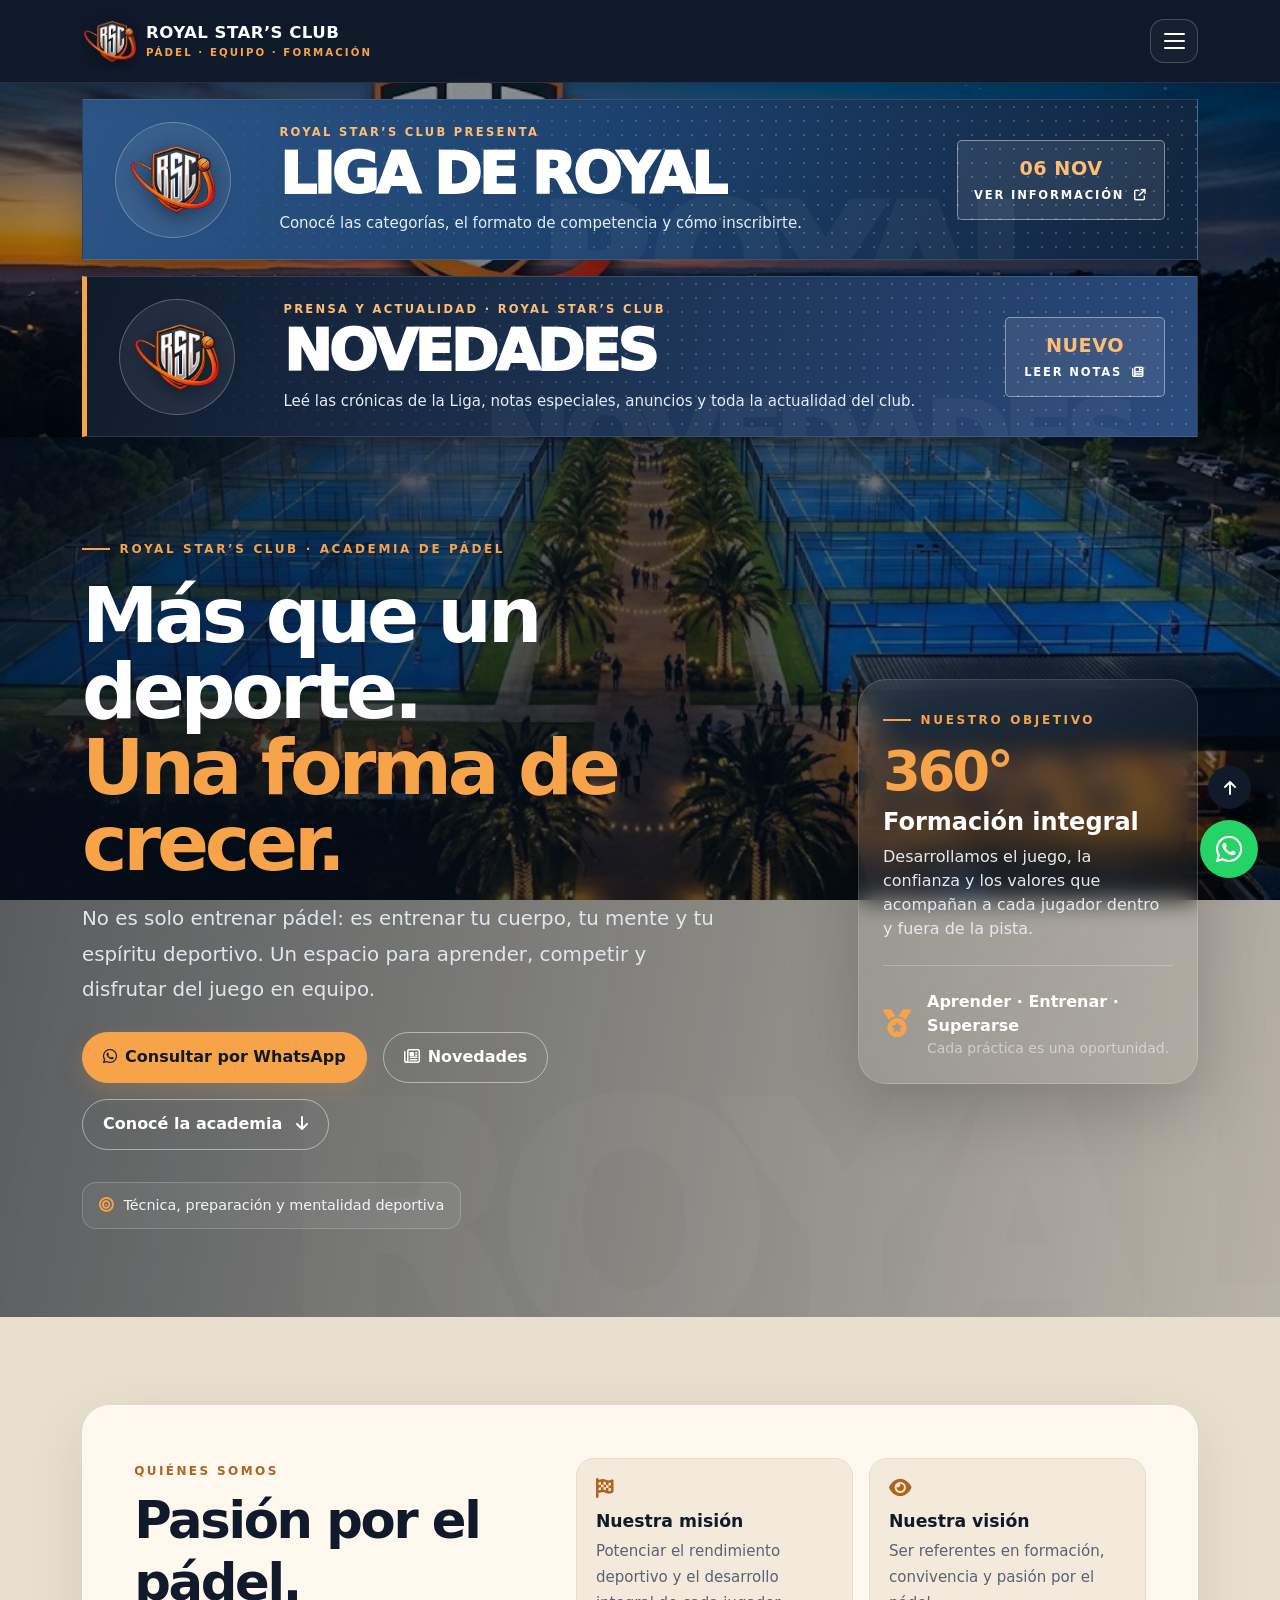
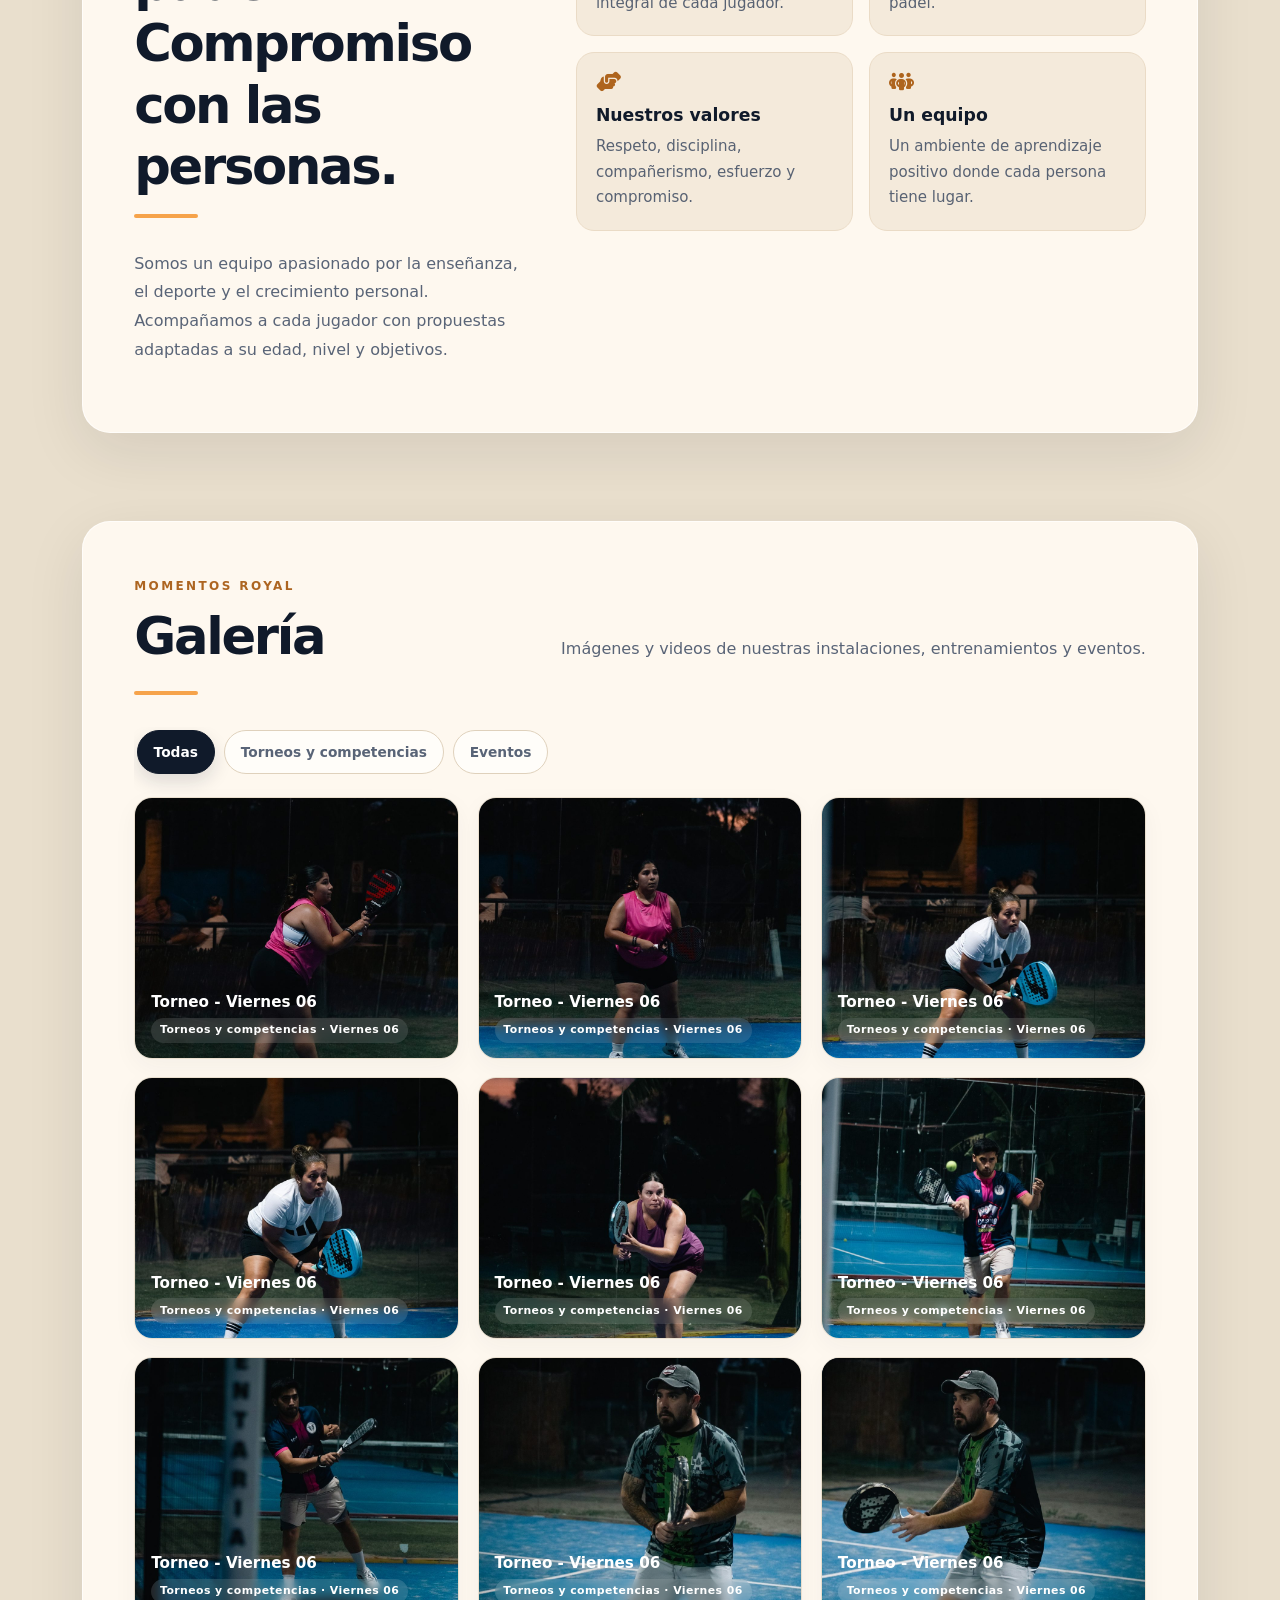
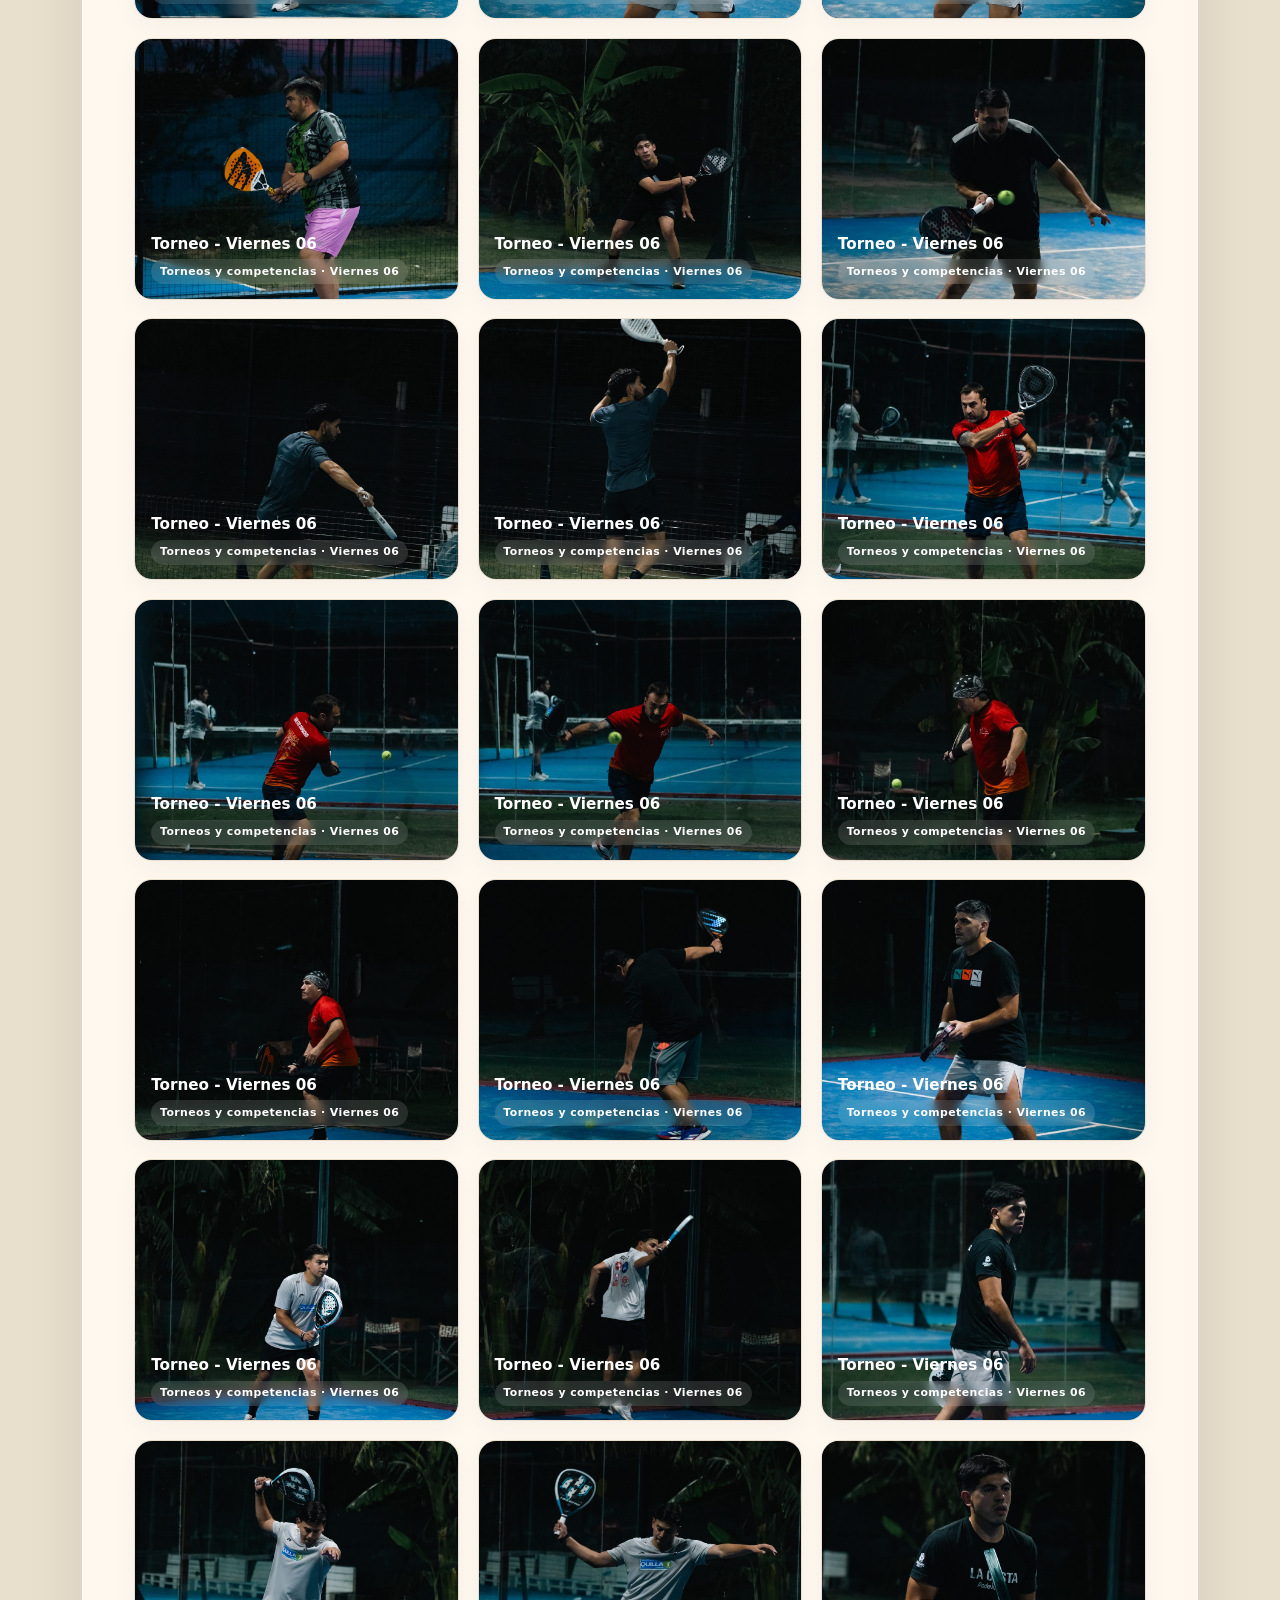
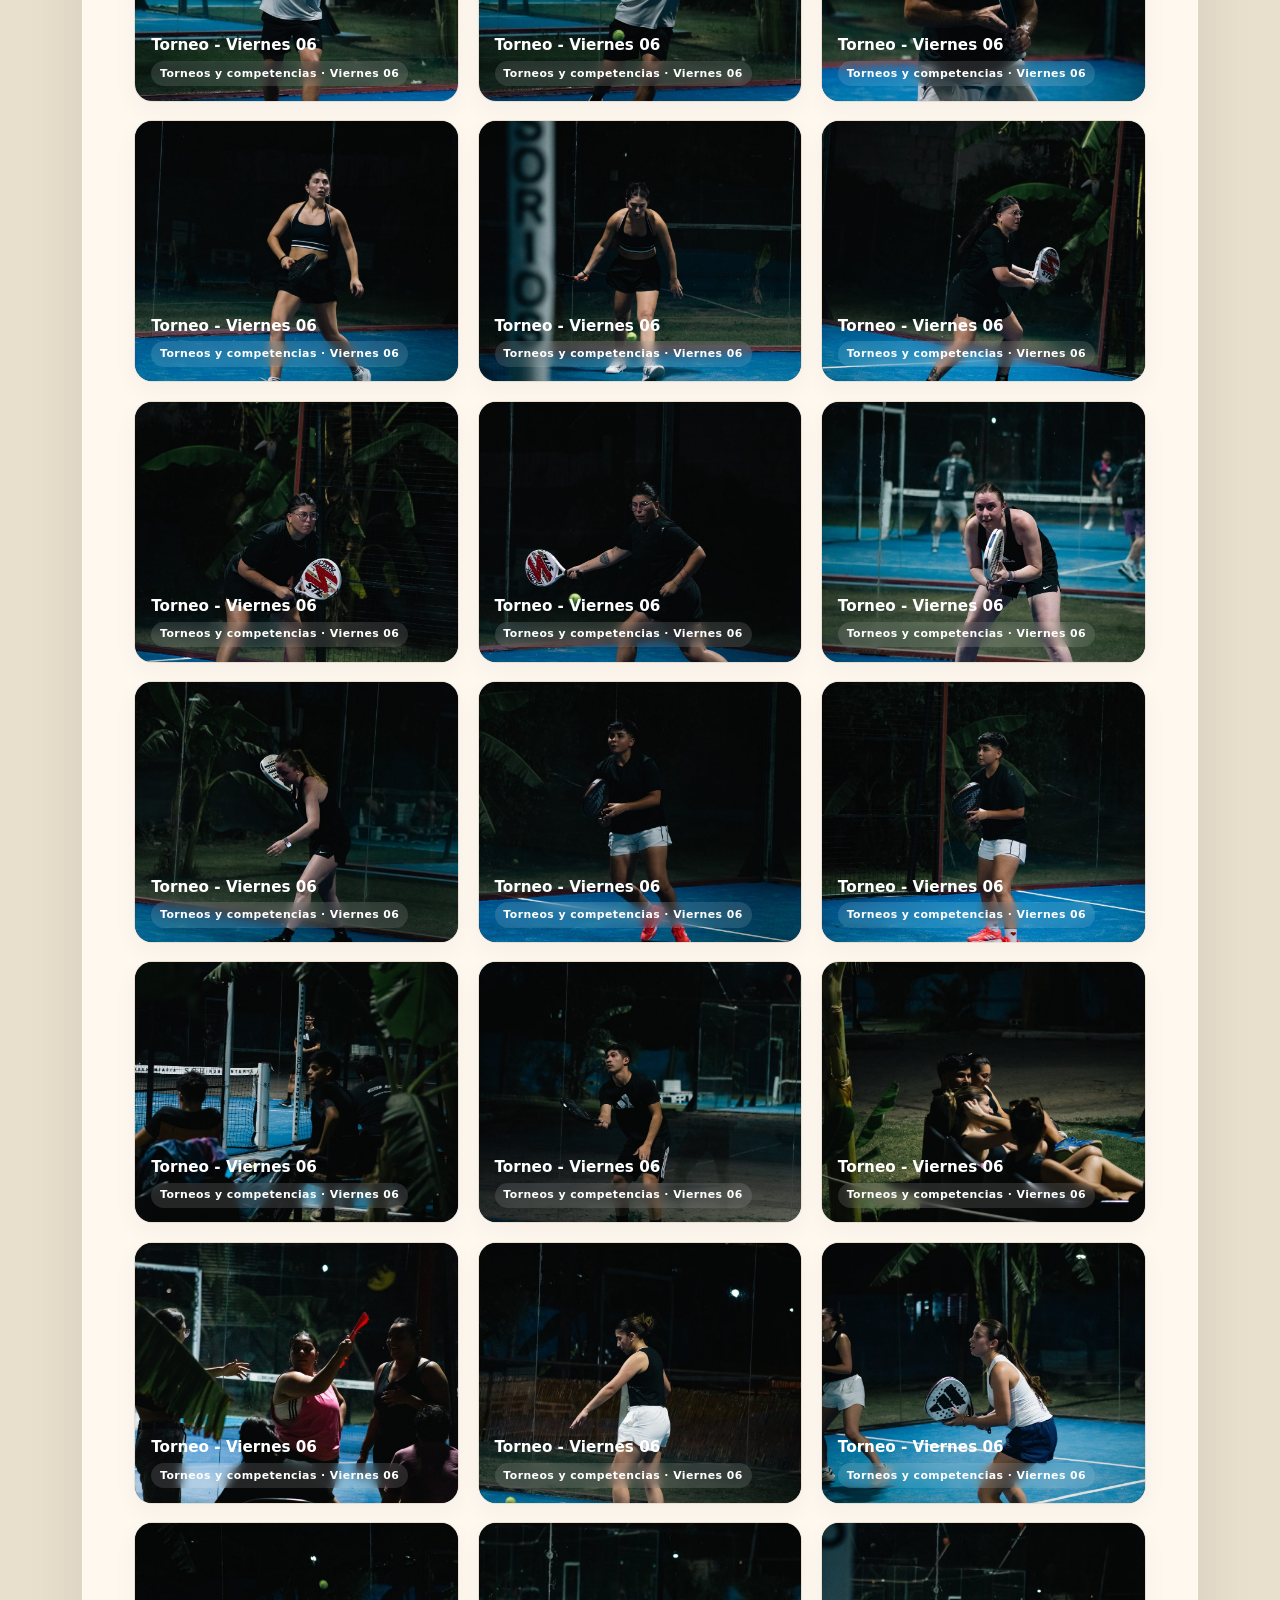
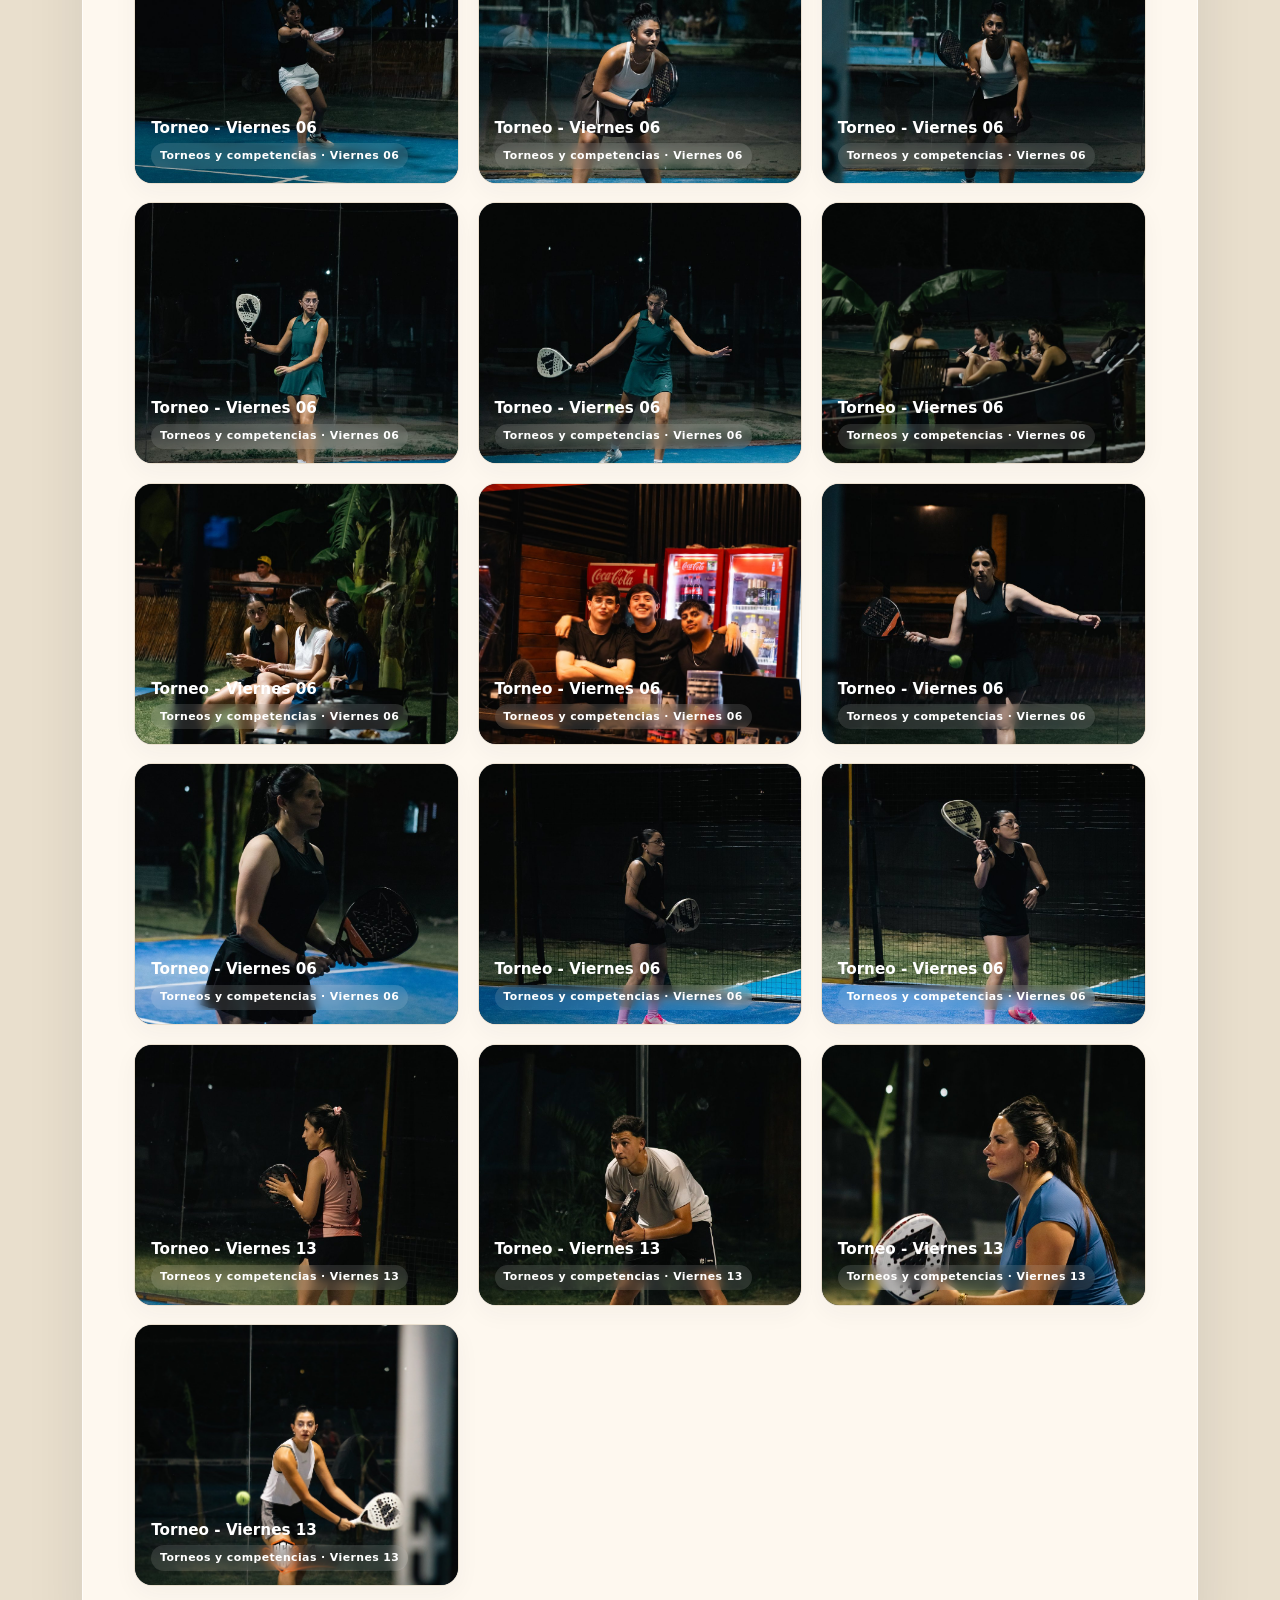
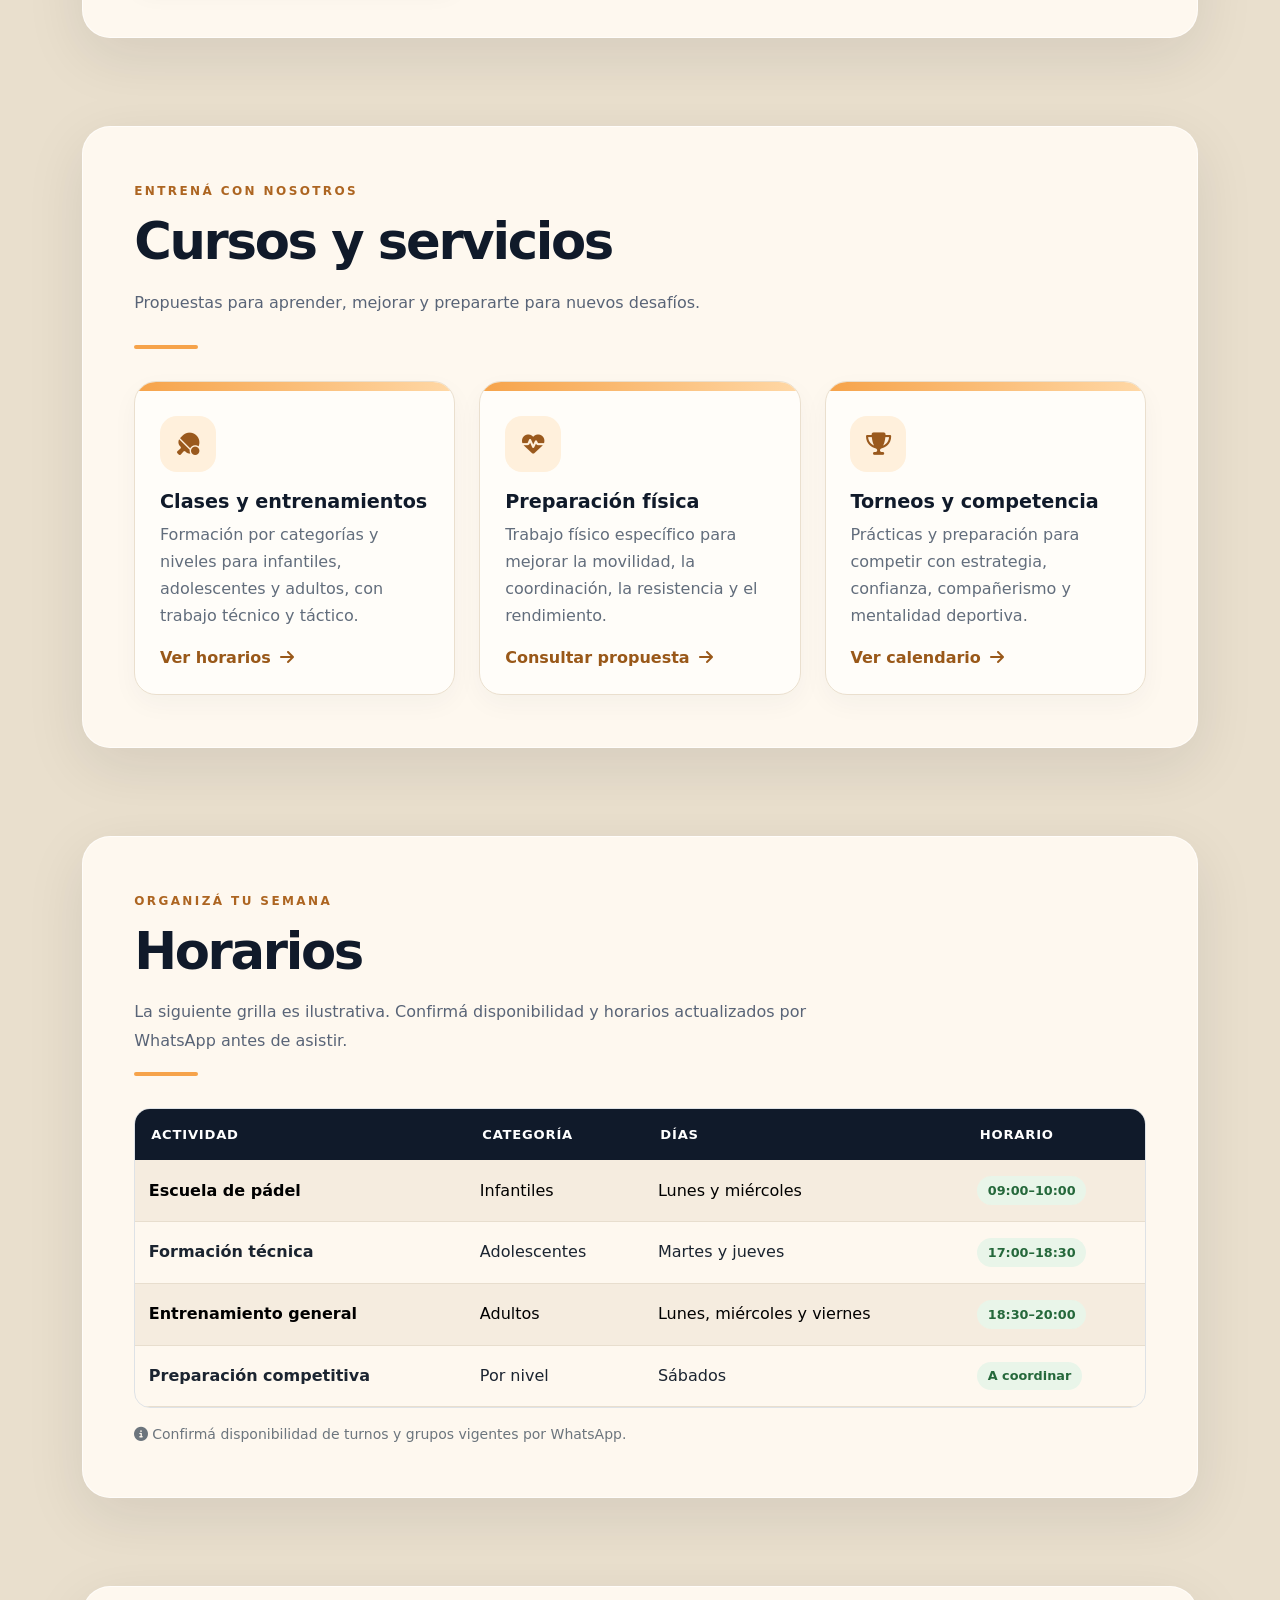
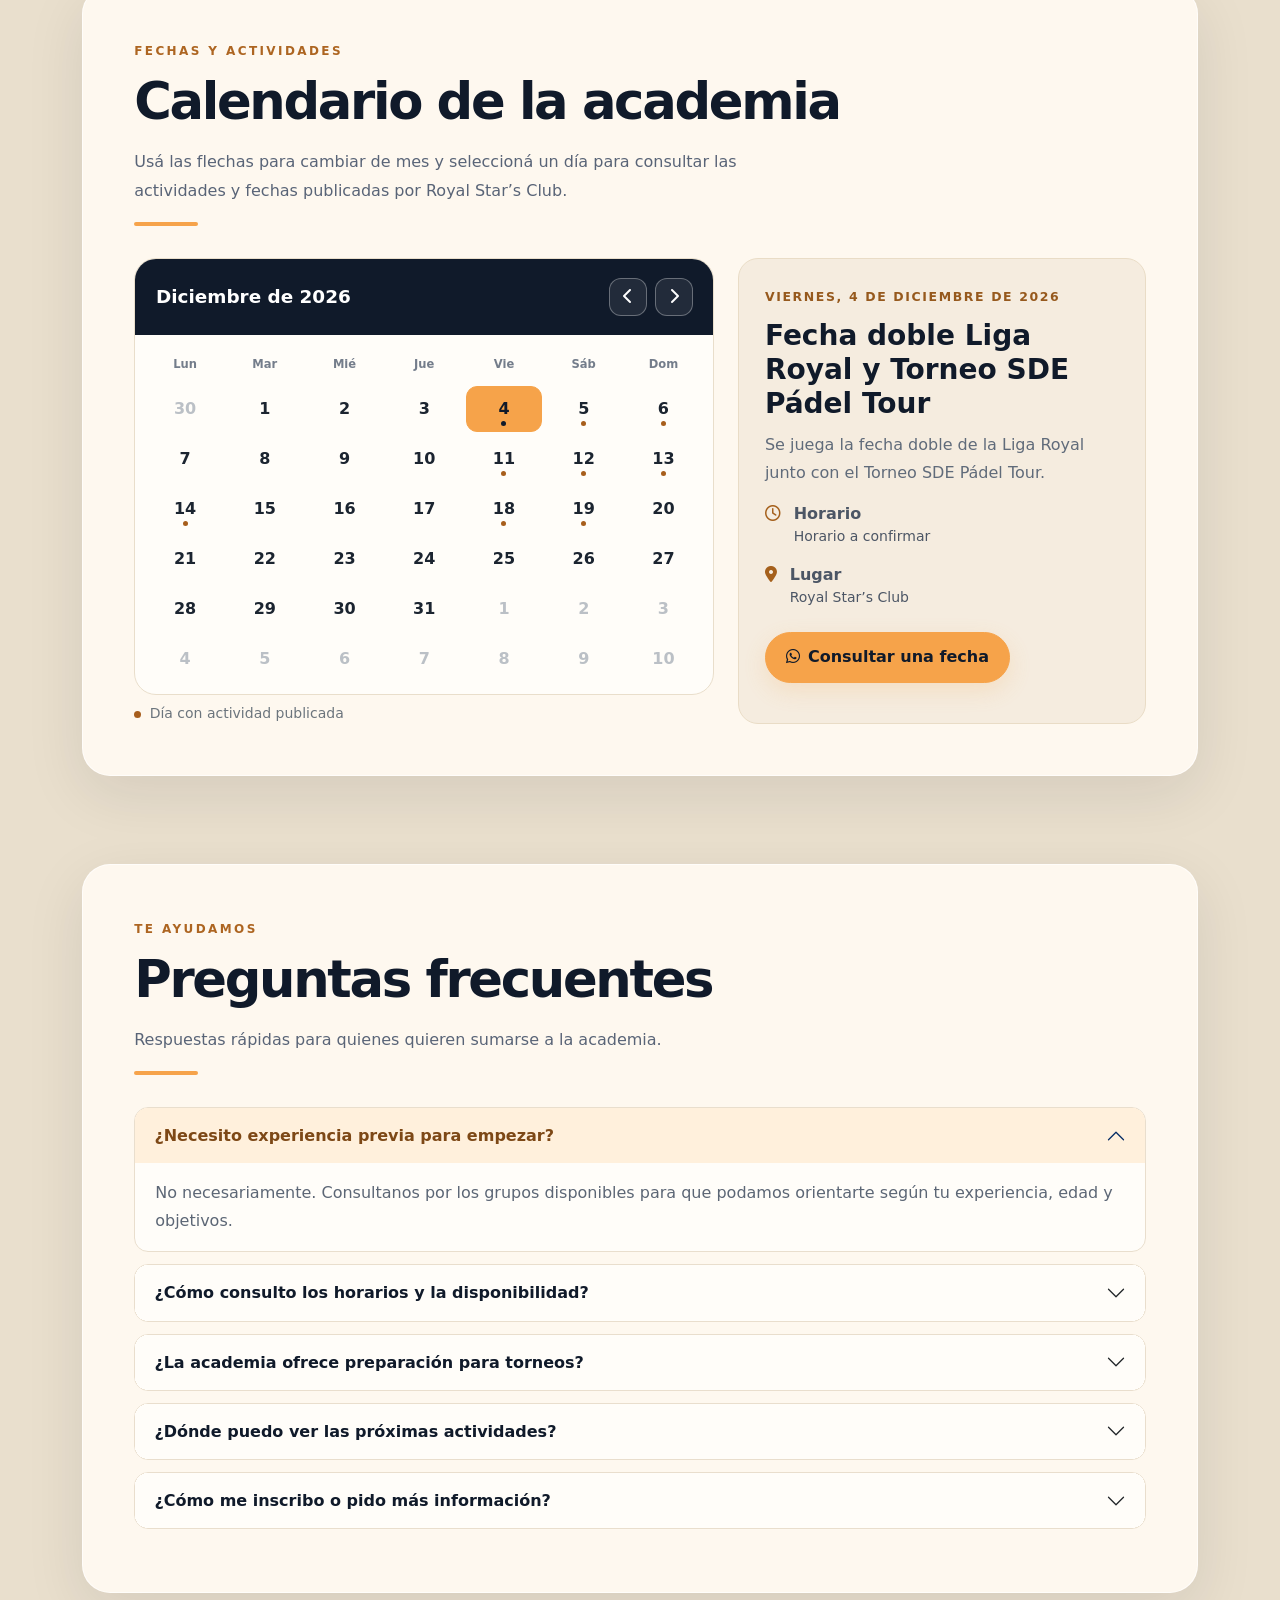
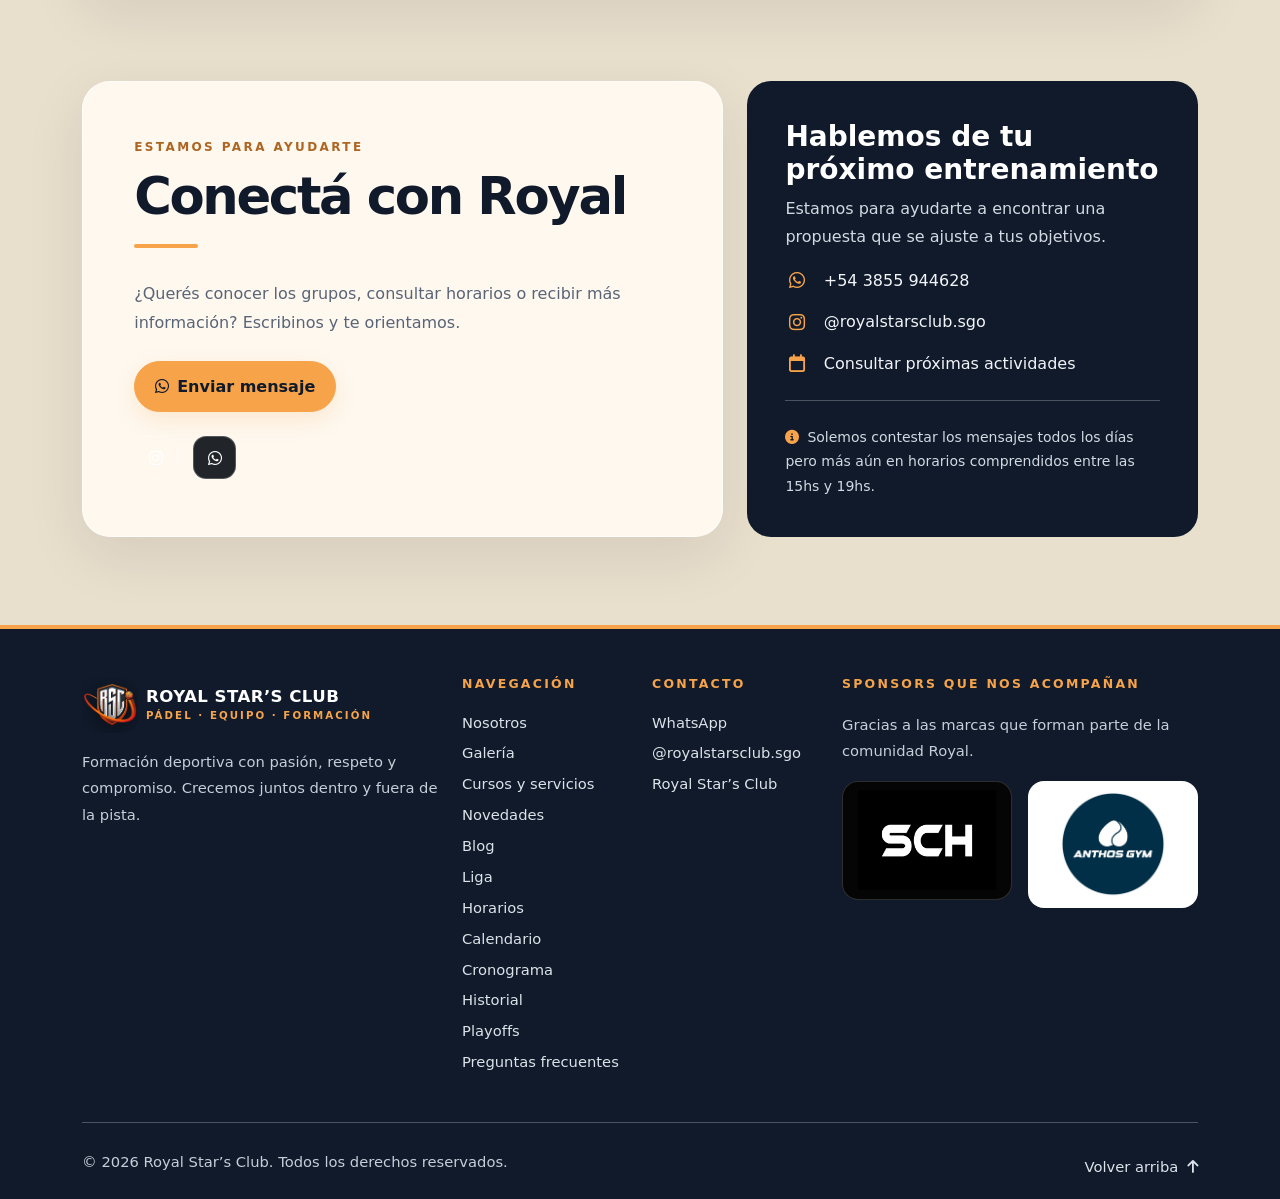
<file: index.html>
<!doctype html>
<html lang="es">
<head>
<meta charset="utf-8"/>
<meta content="width=device-width, initial-scale=1" name="viewport"/>
<meta content="#101a2a" name="theme-color"/>
<meta content="Royal Star&rsquo;s Club: p&aacute;del, formaci&oacute;n, equipo y competencia." name="description"/>
<title>Royal Star&rsquo;s Club | P&aacute;del, equipo y formaci&oacute;n</title>
<link href="assets/img/favicon-royal.png" rel="icon" type="image/png"/>
<link href="https://cdn.jsdelivr.net/npm/bootstrap@5.3.3/dist/css/bootstrap.min.css" rel="stylesheet"/>
<link href="https://cdnjs.cloudflare.com/ajax/libs/font-awesome/6.5.2/css/all.min.css" rel="stylesheet"/>
<link href="assets/css/main.css" rel="stylesheet"/>
<link href="assets/css/gallery.css" rel="stylesheet"/>
<style>
  .news-promo {
    background: linear-gradient(112deg, #101a2a 0%, #1d3557 52%, #2b4c7e 100%);
    border-left: 5px solid var(--gold, #f6a34a);
  }
  .news-promo::after {
    content: "NOVEDADES";
    right: 6%;
    font-size: clamp(3.5rem, 9vw, 6.5rem);
  }
</style>
</head>
<body id="top">
<nav aria-label="Navegaci&oacute;n principal" class="navbar site-nav sticky-top">
<div class="container">
<a aria-label="Royal Star&rsquo;s Club, inicio" class="navbar-brand d-flex align-items-center gap-2 me-3" href="#inicio">
<span class="brand-mark"><img alt="Escudo Royal Star&rsquo;s Club" src="assets/img/logo-royal.png"/></span><span class="brand-name">ROYAL STAR&rsquo;S CLUB<small>P&Aacute;DEL &middot; EQUIPO &middot; FORMACI&Oacute;N</small></span>
</a>
<button aria-controls="royalNav" aria-expanded="false" aria-label="Abrir men&uacute;" class="navbar-toggler ms-auto" data-bs-target="#royalNav" data-bs-toggle="collapse" type="button"><span aria-hidden="true" class="hamburger-lines"><span></span><span></span><span></span></span></button>
<div class="collapse navbar-collapse" id="royalNav">
<ul class="navbar-nav align-items-stretch">
<li class="nav-item"><a class="nav-link" href="#inicio">Inicio</a></li>
<li class="nav-item"><a class="nav-link" href="#nosotros">Nosotros</a></li>
<li class="nav-item"><a class="nav-link" href="#galeria">Galer&iacute;a</a></li>
<li class="nav-item"><a class="nav-link" href="#cursos">Cursos</a></li>
<li class="nav-item"><a class="nav-link" href="novedades.html">Novedades</a></li>
<li class="nav-item"><a class="nav-link" href="novedades.html#blog">Blog</a></li>
<li class="nav-item"><a class="nav-link" href="liga.html" rel="noopener" target="_blank">Liga</a></li>
<li class="nav-item"><a class="nav-link" href="#horarios">Horarios</a></li>
<li class="nav-item"><a class="nav-link" href="#calendario">Calendario</a></li>
<li class="nav-item"><a class="nav-link" href="cronograma.html" rel="noopener" target="_blank">Cronograma</a></li>
<li class="nav-item"><a class="nav-link" href="historial.html" rel="noopener" target="_blank">Historial</a></li>
<li class="nav-item"><a class="nav-link" href="playoffs.html" rel="noopener" target="_blank">Playoffs</a></li>
<li class="nav-item"><a class="nav-link" href="#preguntas">Preguntas frecuentes</a></li>
<li class="nav-item ms-xl-1"><a class="btn btn-royal btn-sm px-3 mt-2 mt-xl-0" href="#contacto">Contacto <i class="fa-solid fa-arrow-right ms-1"></i></a></li>
</ul>
</div>
</div>
</nav>
<main>
<!-- CARTELES DESTACADOS AL INICIO: LIGA Y NOVEDADES -->
<div class="league-promo-shell">
<div class="container d-grid gap-3">
<a aria-label="Abrir la p&aacute;gina especial Liga de Royal" class="league-promo" href="liga.html" rel="noopener" target="_blank">
<span class="league-promo-emblem"><img alt="" aria-hidden="true" src="assets/img/logo-royal.png"/></span>
<span class="league-promo-copy"><small>Royal Star&rsquo;s Club presenta</small><h2>Liga de Royal</h2><p>Conoc&eacute; las categor&iacute;as, el formato de competencia y c&oacute;mo inscribirte.</p></span>
<span class="league-promo-action"><strong>06 NOV</strong><span>Ver informaci&oacute;n <i class="fa-solid fa-arrow-up-right-from-square ms-1"></i></span></span>
</a>
<a aria-label="Abrir la secci&oacute;n de Novedades y Prensa" class="league-promo news-promo" href="novedades.html">
<span class="league-promo-emblem"><img alt="" aria-hidden="true" src="assets/img/logo-royal.png"/></span>
<span class="league-promo-copy"><small>Prensa y actualidad &middot; Royal Star&rsquo;s Club</small><h2>Novedades</h2><p>Le&eacute; las cr&oacute;nicas de la Liga, notas especiales, anuncios y toda la actualidad del club.</p></span>
<span class="league-promo-action"><strong>NUEVO</strong><span>Leer notas <i class="fa-solid fa-newspaper ms-1"></i></span></span>
</a>
</div>
</div>

<section class="hero" id="inicio">
<div class="container position-relative" style="z-index:1">
<div class="row align-items-center g-5">
<div class="col-lg-8">
<span class="eyebrow">Royal Star&rsquo;s Club &middot; Academia de p&aacute;del</span>
<h1>M&aacute;s que un deporte.<br/><span>Una forma de crecer.</span></h1>
<p class="hero-lead">No es solo entrenar p&aacute;del: es entrenar tu cuerpo, tu mente y tu esp&iacute;ritu deportivo. Un espacio para aprender, competir y disfrutar del juego en equipo.</p>
<div class="d-flex flex-wrap gap-3 mt-4">
<a class="btn btn-royal" href="https://wa.me/543855944628?text=Hola,%20me%20gustar%C3%ADa%20recibir%20m%C3%A1s%20informaci%C3%B3n" rel="noopener" target="_blank"><i class="fa-brands fa-whatsapp me-2"></i>Consultar por WhatsApp</a>
<a class="btn btn-ghost" href="novedades.html"><i class="fa-regular fa-newspaper me-2"></i>Novedades</a>
<a class="btn btn-ghost" href="#cursos">Conoc&eacute; la academia <i class="fa-solid fa-arrow-down ms-2"></i></a>
</div>
<div class="hero-tag"><i class="fa-solid fa-bullseye"></i> T&eacute;cnica, preparaci&oacute;n y mentalidad deportiva</div>
</div>
<div class="col-lg-4 d-none d-lg-block"><div class="hero-side"><span class="eyebrow">Nuestro objetivo</span><div class="big-number mt-3">360&deg;</div><h2 class="h4 fw-bold mt-2">Formaci&oacute;n integral</h2><p class="mb-0">Desarrollamos el juego, la confianza y los valores que acompa&ntilde;an a cada jugador dentro y fuera de la pista.</p><hr class="border-light opacity-25 my-4"/><div class="d-flex gap-3 align-items-center"><i class="fa-solid fa-medal fs-3" style="color:var(--gold)"></i><div><strong>Aprender &middot; Entrenar &middot; Superarse</strong><div class="small text-white-50">Cada pr&aacute;ctica es una oportunidad.</div></div></div></div></div>
</div>
</div>
</section>

<section class="section-wrap" id="nosotros">
<div class="container"><div class="section-panel">
<div class="row g-5 align-items-start"><div class="col-lg-5"><span class="section-kicker">Qui&eacute;nes somos</span><h2 class="section-title">Pasi&oacute;n por el p&aacute;del.<br/>Compromiso con las personas.</h2><div class="title-rule"></div><p class="section-intro">Somos un equipo apasionado por la ense&ntilde;anza, el deporte y el crecimiento personal. Acompa&ntilde;amos a cada jugador con propuestas adaptadas a su edad, nivel y objetivos.</p></div>
<div class="col-lg-7"><div class="row g-3">
<div class="col-sm-6"><div class="value-tile"><i class="fa-solid fa-flag-checkered"></i><h3>Nuestra misi&oacute;n</h3><p>Potenciar el rendimiento deportivo y el desarrollo integral de cada jugador.</p></div></div>
<div class="col-sm-6"><div class="value-tile"><i class="fa-solid fa-eye"></i><h3>Nuestra visi&oacute;n</h3><p>Ser referentes en formaci&oacute;n, convivencia y pasi&oacute;n por el p&aacute;del.</p></div></div>
<div class="col-sm-6"><div class="value-tile"><i class="fa-solid fa-handshake-angle"></i><h3>Nuestros valores</h3><p>Respeto, disciplina, compa&ntilde;erismo, esfuerzo y compromiso.</p></div></div>
<div class="col-sm-6"><div class="value-tile"><i class="fa-solid fa-people-group"></i><h3>Un equipo</h3><p>Un ambiente de aprendizaje positivo donde cada persona tiene lugar.</p></div></div>
</div></div>
</div>
</div></div>
</section>

<section class="section-wrap pt-0" id="galeria">
<div class="container"><div class="section-panel gallery-section">
<div class="d-flex flex-wrap align-items-end justify-content-between gap-3 mb-4">
<div><span class="section-kicker">Momentos Royal</span><h2 class="section-title mb-0">Galer&iacute;a</h2></div>
<p class="section-intro mb-1">Im&aacute;genes y videos de nuestras instalaciones, entrenamientos y eventos.</p>
</div>
<div class="title-rule"></div>
<div class="gallery-toolbar" id="galleryFilters" role="toolbar" aria-label="Filtrar galer&iacute;a">
<button class="gallery-filter active" type="button" data-category="Todas" aria-pressed="true">Todas</button>
<button class="gallery-filter" type="button" data-category="Torneos y competencias" aria-pressed="false">Torneos y competencias</button>
<button class="gallery-filter" type="button" data-category="Eventos" aria-pressed="false">Eventos</button>
</div>
<div class="gallery-date-toolbar" id="galleryDateFilters" role="toolbar" aria-label="Filtrar torneos por fecha" hidden>
<button class="gallery-date-filter active" type="button" data-date="Todas" aria-pressed="true">Todas las fechas</button>
<button class="gallery-date-filter" type="button" data-date="Viernes 06" aria-pressed="false">Viernes 06</button>
<button class="gallery-date-filter" type="button" data-date="Viernes 13" aria-pressed="false">Viernes 13</button>
</div>
<div class="gallery-grid" id="galleryGrid" aria-live="polite"></div>
</div></div>
</section>

<section class="section-wrap pt-0" id="cursos">
<div class="container"><div class="section-panel">
<div class="d-flex flex-wrap align-items-end justify-content-between gap-3 mb-4"><div><span class="section-kicker">Entren&aacute; con nosotros</span><h2 class="section-title mb-0">Cursos y servicios</h2></div><p class="section-intro mb-1">Propuestas para aprender, mejorar y prepararte para nuevos desaf&iacute;os.</p></div><div class="title-rule"></div>
<div class="row g-4">
<div class="col-md-6 col-xl-4"><article class="service-card"><div class="card-top"></div><div class="service-body"><div class="service-icon"><i class="fa-solid fa-table-tennis-paddle-ball"></i></div><h3>Clases y entrenamientos</h3><p>Formaci&oacute;n por categor&iacute;as y niveles para infantiles, adolescentes y adultos, con trabajo t&eacute;cnico y t&aacute;ctico.</p><a class="text-link" href="#horarios">Ver horarios <i class="fa-solid fa-arrow-right ms-1"></i></a></div></article></div>
<div class="col-md-6 col-xl-4"><article class="service-card"><div class="card-top"></div><div class="service-body"><div class="service-icon"><i class="fa-solid fa-heart-pulse"></i></div><h3>Preparaci&oacute;n f&iacute;sica</h3><p>Trabajo f&iacute;sico espec&iacute;fico para mejorar la movilidad, la coordinaci&oacute;n, la resistencia y el rendimiento.</p><a class="text-link" href="#contacto">Consultar propuesta <i class="fa-solid fa-arrow-right ms-1"></i></a></div></article></div>
<div class="col-md-6 col-xl-4"><article class="service-card"><div class="card-top"></div><div class="service-body"><div class="service-icon"><i class="fa-solid fa-trophy"></i></div><h3>Torneos y competencia</h3><p>Pr&aacute;cticas y preparaci&oacute;n para competir con estrategia, confianza, compa&ntilde;erismo y mentalidad deportiva.</p><a class="text-link" href="#calendario">Ver calendario <i class="fa-solid fa-arrow-right ms-1"></i></a></div></article></div>
</div>
</div></div>
</section>

<section class="section-wrap pt-0" id="horarios">
<div class="container"><div class="section-panel">
<span class="section-kicker">Organiz&aacute; tu semana</span><h2 class="section-title">Horarios</h2><p class="section-intro">La siguiente grilla es ilustrativa. Confirm&aacute; disponibilidad y horarios actualizados por WhatsApp antes de asistir.</p><div class="title-rule"></div>
<div class="table-responsive rounded-4 border"><table class="table table-striped table-hover table-royal"><thead><tr><th scope="col">Actividad</th><th scope="col">Categor&iacute;a</th><th scope="col">D&iacute;as</th><th scope="col">Horario</th></tr></thead><tbody>
<tr><td class="fw-bold">Escuela de p&aacute;del</td><td>Infantiles</td><td>Lunes y mi&eacute;rcoles</td><td><span class="time-pill">09:00&ndash;10:00</span></td></tr>
<tr><td class="fw-bold">Formaci&oacute;n t&eacute;cnica</td><td>Adolescentes</td><td>Martes y jueves</td><td><span class="time-pill">17:00&ndash;18:30</span></td></tr>
<tr><td class="fw-bold">Entrenamiento general</td><td>Adultos</td><td>Lunes, mi&eacute;rcoles y viernes</td><td><span class="time-pill">18:30&ndash;20:00</span></td></tr>
<tr><td class="fw-bold">Preparaci&oacute;n competitiva</td><td>Por nivel</td><td>S&aacute;bados</td><td><span class="time-pill">A coordinar</span></td></tr>
</tbody></table></div>
<p class="small text-secondary mt-3 mb-0"><i class="fa-solid fa-circle-info me-1"></i>Confirm&aacute; disponibilidad de turnos y grupos vigentes por WhatsApp.</p>
</div></div>
</section>

<section class="section-wrap pt-0" id="calendario">
<div class="container"><div class="section-panel">
<span class="section-kicker">Fechas y actividades</span><h2 class="section-title">Calendario de la academia</h2><p class="section-intro">Us&aacute; las flechas para cambiar de mes y seleccion&aacute; un d&iacute;a para consultar las actividades y fechas publicadas por Royal Star&rsquo;s Club.</p><div class="title-rule"></div>
<div class="row g-4 align-items-stretch"><div class="col-lg-7"><div class="calendar-shell"><div class="calendar-head"><h3 aria-live="polite" id="calendarMonth">Mes</h3><div class="calendar-nav"><button aria-label="Mes anterior" id="prevMonth" type="button"><i class="fa-solid fa-chevron-left"></i></button><button aria-label="Mes siguiente" id="nextMonth" type="button"><i class="fa-solid fa-chevron-right"></i></button></div></div><div aria-label="Calendario mensual" class="calendar-grid" id="calendarGrid"></div></div><div class="small text-secondary mt-2"><span class="d-inline-block rounded-circle me-1" style="width:7px;height:7px;background:#a75e1c"></span> D&iacute;a con actividad publicada</div></div>
<div class="col-lg-5"><div class="event-panel"><span class="event-date" id="selectedDateLabel">Fecha seleccionada</span><h3 id="eventTitle">Eleg&iacute; una fecha</h3><p id="eventDescription">Seleccion&aacute; cualquier d&iacute;a del calendario para ver aqu&iacute; su informaci&oacute;n.</p><div class="event-detail"><i class="fa-regular fa-clock"></i><div><strong>Horario</strong><div class="small" id="eventTime">A confirmar</div></div></div><div class="event-detail"><i class="fa-solid fa-location-dot"></i><div><strong>Lugar</strong><div class="small" id="eventPlace">Royal Star&rsquo;s Club</div></div></div><a class="btn btn-royal mt-4" href="https://wa.me/543855944628?text=Hola,%20quiero%20consultar%20por%20el%20calendario%20de%20Royal%20Club" rel="noopener" target="_blank"><i class="fa-brands fa-whatsapp me-2"></i>Consultar una fecha</a></div></div>
</div>
</div></div>
</section>

<section class="section-wrap pt-0" id="preguntas">
<div class="container"><div class="section-panel">
<span class="section-kicker">Te ayudamos</span><h2 class="section-title">Preguntas frecuentes</h2><p class="section-intro">Respuestas r&aacute;pidas para quienes quieren sumarse a la academia.</p><div class="title-rule"></div>
<div class="accordion" id="faqAccordion">
<div class="accordion-item"><h3 class="accordion-header"><button aria-controls="faq1" aria-expanded="true" class="accordion-button" data-bs-target="#faq1" data-bs-toggle="collapse" type="button">&iquest;Necesito experiencia previa para empezar?</button></h3><div class="accordion-collapse collapse show" data-bs-parent="#faqAccordion" id="faq1"><div class="accordion-body">No necesariamente. Consultanos por los grupos disponibles para que podamos orientarte seg&uacute;n tu experiencia, edad y objetivos.</div></div></div>
<div class="accordion-item"><h3 class="accordion-header"><button aria-controls="faq2" aria-expanded="false" class="accordion-button collapsed" data-bs-target="#faq2" data-bs-toggle="collapse" type="button">&iquest;C&oacute;mo consulto los horarios y la disponibilidad?</button></h3><div class="accordion-collapse collapse" data-bs-parent="#faqAccordion" id="faq2"><div class="accordion-body">Pod&eacute;s revisar la secci&oacute;n Horarios y escribirnos por WhatsApp para confirmar los turnos vigentes y la disponibilidad de cada grupo.</div></div></div>
<div class="accordion-item"><h3 class="accordion-header"><button aria-controls="faq3" aria-expanded="false" class="accordion-button collapsed" data-bs-target="#faq3" data-bs-toggle="collapse" type="button">&iquest;La academia ofrece preparaci&oacute;n para torneos?</button></h3><div class="accordion-collapse collapse" data-bs-parent="#faqAccordion" id="faq3"><div class="accordion-body">La propuesta contempla entrenamiento t&eacute;cnico, t&aacute;ctico y preparaci&oacute;n competitiva. Consult&aacute; qu&eacute; actividades est&aacute;n programadas en este momento.</div></div></div>
<div class="accordion-item"><h3 class="accordion-header"><button aria-controls="faq4" aria-expanded="false" class="accordion-button collapsed" data-bs-target="#faq4" data-bs-toggle="collapse" type="button">&iquest;D&oacute;nde puedo ver las pr&oacute;ximas actividades?</button></h3><div class="accordion-collapse collapse" data-bs-parent="#faqAccordion" id="faq4"><div class="accordion-body">En el Calendario pod&eacute;s navegar por los meses y seleccionar una fecha. Tambi&eacute;n pod&eacute;s consultar la p&aacute;gina Cronograma desde el men&uacute; principal.</div></div></div>
<div class="accordion-item"><h3 class="accordion-header"><button aria-controls="faq5" aria-expanded="false" class="accordion-button collapsed" data-bs-target="#faq5" data-bs-toggle="collapse" type="button">&iquest;C&oacute;mo me inscribo o pido m&aacute;s informaci&oacute;n?</button></h3><div class="accordion-collapse collapse" data-bs-parent="#faqAccordion" id="faq5"><div class="accordion-body">Escribinos por WhatsApp o contactanos desde los enlaces de esta p&aacute;gina para que podamos orientarte sobre los pasos a seguir.</div></div></div>
</div>
</div></div>
</section>

<section class="section-wrap pt-0" id="contacto">
<div class="container"><div class="row g-4"><div class="col-lg-7"><div class="section-panel h-100"><span class="section-kicker">Estamos para ayudarte</span><h2 class="section-title">Conect&aacute; con Royal</h2><div class="title-rule"></div><p class="section-intro mb-4">&iquest;Quer&eacute;s conocer los grupos, consultar horarios o recibir m&aacute;s informaci&oacute;n? Escribinos y te orientamos.</p><a class="btn btn-royal" href="https://wa.me/543855944628?text=Hola,%20me%20gustar%C3%ADa%20recibir%20m%C3%A1s%20informaci%C3%B3n" rel="noopener" target="_blank"><i class="fa-brands fa-whatsapp me-2"></i>Enviar mensaje</a><div class="mt-4 d-flex gap-2"><a aria-label="Instagram Royal Stars Club" class="social-icon" href="https://instagram.com/royalstarsclub.sgo" rel="noopener" target="_blank"><i class="fa-brands fa-instagram"></i></a><a aria-label="WhatsApp" class="social-icon bg-dark text-white" href="https://wa.me/543855944628" rel="noopener" target="_blank"><i class="fa-brands fa-whatsapp"></i></a></div></div></div><div class="col-lg-5"><div class="contact-card"><h3>Hablemos de tu pr&oacute;ximo entrenamiento</h3><p>Estamos para ayudarte a encontrar una propuesta que se ajuste a tus objetivos.</p><div class="contact-item"><i class="fa-brands fa-whatsapp"></i><a href="https://wa.me/543855944628" rel="noopener" target="_blank">+54 3855 944628</a></div><div class="contact-item"><i class="fa-brands fa-instagram"></i><a href="https://instagram.com/royalstarsclub.sgo" rel="noopener" target="_blank">@royalstarsclub.sgo</a></div><div class="contact-item"><i class="fa-regular fa-calendar"></i><a href="#calendario">Consultar pr&oacute;ximas actividades</a></div><hr class="border-light opacity-25 my-4"/><p class="small mb-0"><i class="fa-solid fa-circle-info me-2" style="color:var(--gold)"></i>Solemos contestar los mensajes todos los d&iacute;as pero m&aacute;s a&uacute;n en horarios comprendidos entre las 15hs y 19hs.</p></div></div></div></div>
</section>
</main>

<footer class="site-footer">
<div class="container">
<div class="row g-4 pb-4">
<div class="col-md-6 col-lg-4"><a class="navbar-brand d-flex align-items-center gap-2 mb-3" href="#inicio"><span class="brand-mark"><img alt="Escudo Royal Star&rsquo;s Club" src="assets/img/logo-royal.png"/></span><span class="brand-name">ROYAL STAR&rsquo;S CLUB<small>P&Aacute;DEL &middot; EQUIPO &middot; FORMACI&Oacute;N</small></span></a><p class="footer-copy">Formaci&oacute;n deportiva con pasi&oacute;n, respeto y compromiso. Crecemos juntos dentro y fuera de la pista.</p></div>
<div class="col-6 col-lg-2"><h2 class="footer-title">Navegaci&oacute;n</h2><a class="footer-link" href="#nosotros">Nosotros</a><a class="footer-link" href="#galeria">Galer&iacute;a</a><a class="footer-link" href="#cursos">Cursos y servicios</a><a class="footer-link" href="novedades.html">Novedades</a><a class="footer-link" href="novedades.html#blog">Blog</a><a class="footer-link" href="liga.html" rel="noopener" target="_blank">Liga</a><a class="footer-link" href="#horarios">Horarios</a><a class="footer-link" href="#calendario">Calendario</a><a class="footer-link" href="cronograma.html" rel="noopener" target="_blank">Cronograma</a><a class="footer-link" href="historial.html" rel="noopener" target="_blank">Historial</a><a class="footer-link" href="playoffs.html" rel="noopener" target="_blank">Playoffs</a><a class="footer-link" href="#preguntas">Preguntas frecuentes</a></div>
<div class="col-6 col-lg-2"><h2 class="footer-title">Contacto</h2><a class="footer-link" href="https://wa.me/543855944628" rel="noopener" target="_blank">WhatsApp</a><a class="footer-link" href="https://instagram.com/royalstarsclub.sgo" rel="noopener" target="_blank">@royalstarsclub.sgo</a><span class="footer-link">Royal Star&rsquo;s Club</span></div>
<div class="col-lg-4"><h2 class="footer-title">Sponsors que nos acompa&ntilde;an</h2><p class="footer-copy small">Gracias a las marcas que forman parte de la comunidad Royal.</p><div class="row g-3 align-items-stretch"><div class="col-6"><div class="sponsor-box sponsor-box-sch"><img alt="SCH, sponsor de Royal Star&rsquo;s Club" loading="lazy" src="assets/img/sponsor-sch.png"/></div></div><div class="col-6"><div class="sponsor-box sponsor-box-anthos"><img alt="Anthos Gym, sponsor de Royal Star&rsquo;s Club" loading="lazy" src="assets/img/sponsor-anthos-gym.png"/></div></div></div></div>
</div>
<hr class="border-light opacity-25"/><div class="d-flex flex-column flex-md-row align-items-center justify-content-between gap-2 pt-2"><p class="footer-copy small mb-0">&copy; <span id="year"></span> Royal Star&rsquo;s Club. Todos los derechos reservados.</p><a class="footer-link mb-0" href="#top">Volver arriba <i class="fa-solid fa-arrow-up ms-1"></i></a></div>
</div>
</footer>
<a aria-label="Contactar por WhatsApp" class="float-ws" href="https://wa.me/543855944628?text=Hola,%20me%20gustar%C3%ADa%20recibir%20m%C3%A1s%20informaci%C3%B3n" rel="noopener" target="_blank"><i class="fa-brands fa-whatsapp"></i></a>
<a aria-label="Volver al inicio" class="to-top" href="#top"><i class="fa-solid fa-arrow-up"></i></a>

<script src="https://cdn.jsdelivr.net/npm/bootstrap@5.3.3/dist/js/bootstrap.bundle.min.js"></script>
<script src="assets/js/gallery.js"></script>
<script>
  (() => {
    const monthName = new Intl.DateTimeFormat('es-AR', { month: 'long', year: 'numeric' });
    const fullDate = new Intl.DateTimeFormat('es-AR', { weekday: 'long', day: 'numeric', month: 'long', year: 'numeric' });
    const today = new Date();
    let displayedMonth = new Date(today.getFullYear(), today.getMonth(), 1);
    let selectedDate = new Date(today.getFullYear(), today.getMonth(), today.getDate());
    
    const events = {
      '2026-10-17': { title: 'Encuentro de entrenamiento', description: 'Fecha de demostración para mostrar cómo se publicarán las actividades de la academia.', time: 'Horario a confirmar', place: 'Royal Star’s Club' },
      '2026-10-24': { title: 'Jornada de práctica', description: 'Actividad de ejemplo para entrenamiento, juego y compañerismo.', time: 'Horario a confirmar', place: 'Royal Star’s Club' },
      '2026-11-06': { title: 'Inicio de la Liga Royal', description: 'Comienza la Liga Royal en ROYAL STARS CLUB. Los partidos semanales se coordinan para viernes o sábado.', time: 'Horario a convenir', place: 'ROYAL STARS CLUB' },
      '2026-11-07': { title: 'Mini Torneo', description: 'Arrancamos después de las 11am con categorías 8va y 7ma.', time: 'Horario a confirmar', place: 'Royal Star’s Club' },
      '2026-11-09': { title: '1ra fecha de la Liga', description: 'Comienza la Liga Royal en ROYAL STARS CLUB. Los partidos semanales se coordinan para viernes o sábado.', time: 'Horario a convenir', place: 'ROYAL STARS CLUB' },
      '2026-11-13': { title: '2da fecha de todas las categorías.', description: 'Se juega la 2da fecha de la liga.', time: 'Desde las 15hs.', place: 'Royal Star’s Club' },
      '2026-11-14': { title: '2da fecha de todas las categorías.', description: 'Se juega la 2da fecha de la liga.', time: 'Desde las 15hs.', place: 'Royal Star’s Club' },
      '2026-11-20': { title: '3ra fecha de todas las categorías.', description: 'Se juega la 3ra fecha de la liga.', time: 'Desde las 15hs.', place: 'Royal Star’s Club' },
      '2026-11-21': { title: '3ra fecha de todas las categorías.', description: 'Se juega la 3ra fecha de la liga.', time: 'Desde las 15hs.', place: 'Royal Star’s Club' },
      '2026-11-27': { title: 'Liga Royal — Fecha opcional', description: 'Se disputan algunos partidos programados debido a la suspensión del torneo Lobo Negro.', time: 'Desde las 15hs.', place: 'Royal Star’s Club' },
      '2026-11-28': { title: 'Liga Royal — Fecha opcional', description: 'Se disputan algunos partidos programados debido a la suspensión del torneo Lobo Negro.', time: 'Desde las 15hs.', place: 'Royal Star’s Club' },
      '2026-11-29': { title: 'Disponible para disputar fecha de liga', description: 'Se suspende el Torneo Lobo Negro, por lo que queda disponible para disputar fecha de la Liga Royal.', time: 'Desde las 15hs.', place: 'Royal Star’s Club' },
      '2026-12-04': { title: 'Fecha doble Liga Royal y Torneo SDE Pádel Tour', description: 'Se juega la fecha doble de la Liga Royal junto con el Torneo SDE Pádel Tour.', time: 'Horario a confirmar', place: 'Royal Star’s Club' },
      '2026-12-05': { title: 'Fecha doble Liga Royal y Torneo SDE Pádel Tour', description: 'Se juega la fecha doble de la Liga Royal junto con el Torneo SDE Pádel Tour.', time: 'Horario a confirmar', place: 'Royal Star’s Club' },
      '2026-12-06': { title: 'Torneo SDE Pádel Tour', description: 'Jornada del Torneo SDE Pádel Tour.', time: 'Horario a confirmar', place: 'OMA Padel Sur' },
      '2026-12-11': { title: 'Torneo Punto Pádel', description: 'Se disputa el Torneo de Punto Pádel.', time: 'Horario a confirmar', place: 'Royal Star’s Club' },
      '2026-12-12': { title: 'Torneo Punto Pádel', description: 'Se disputa el Torneo de Punto Pádel.', time: 'Horario a confirmar', place: 'Royal Star’s Club' },
      '2026-12-13': { title: 'Liga Royal — Fecha doble (Octavos y Cuartos)', description: 'Fecha doble de octavos y cuartos de final de la Liga Royal en todas las categorías.', time: 'Desde las 15hs', place: 'Royal Star’s Club' },
      '2026-12-14': { title: 'Liga Royal — Fecha doble (Octavos y Cuartos)', description: 'Fecha doble de octavos y cuartos de final de la Liga Royal en todas las categorías.', time: 'Desde las 15hs', place: 'Royal Star’s Club' },
      '2026-12-18': { title: 'Semis y Finales', description: 'Inicia la última fecha de la liga donde se juegan las semifinales de todas las categorías.', time: 'Desde las 15hs.', place: 'Royal Star’s Club' },
      '2026-12-19': { title: 'Semis y Finales', description: 'Último día de liga, gracias por acompañarnos. Se juegan las finales de todas las categorías.', time: 'Desde las 15hs.', place: 'Royal Star’s Club' }
    };
    
    const keyOf = d => `${d.getFullYear()}-${String(d.getMonth()+1).padStart(2,'0')}-${String(d.getDate()).padStart(2,'0')}`;
    const sameDay = (a,b) => a.getFullYear()===b.getFullYear() && a.getMonth()===b.getMonth() && a.getDate()===b.getDate();
    const grid = document.getElementById('calendarGrid');

    function renderCalendar(){
      document.getElementById('calendarMonth').textContent = monthName.format(displayedMonth).replace(/^./, s => s.toLocaleUpperCase('es-AR'));
      grid.replaceChildren();
      ['Lun','Mar','Mié','Jue','Vie','Sáb','Dom'].forEach(label => { const el=document.createElement('div'); el.className='weekday'; el.textContent=label; grid.appendChild(el); });
      const first = new Date(displayedMonth.getFullYear(), displayedMonth.getMonth(), 1);
      const mondayIndex = (first.getDay()+6)%7;
      const start = new Date(first.getFullYear(), first.getMonth(), 1-mondayIndex);
      
      for(let i=0;i<42;i++){
        const date = new Date(start.getFullYear(), start.getMonth(), start.getDate()+i);
        const k = keyOf(date); 
        const btn=document.createElement('button'); 
        btn.type='button'; 
        btn.className='calendar-day'; 
        btn.textContent=String(date.getDate());
        btn.setAttribute('aria-label', fullDate.format(date));
        
        if(date.getMonth()!==displayedMonth.getMonth()) btn.classList.add('muted');
        if(sameDay(date,today)) btn.classList.add('today');
        if(sameDay(date,selectedDate)){
          btn.classList.add('selected');
          btn.setAttribute('aria-pressed','true');
        } else {
          btn.setAttribute('aria-pressed','false');
        }
        if(events[k]) btn.classList.add('has-event');
        
        btn.addEventListener('click',()=>{
          selectedDate=new Date(date);
          displayedMonth=new Date(date.getFullYear(),date.getMonth(),1);
          renderCalendar();
          renderEvent();
        });
        grid.appendChild(btn);
      }
    }

    function renderEvent(){
      document.getElementById('selectedDateLabel').textContent=fullDate.format(selectedDate).replace(/^./,s=>s.toLocaleUpperCase('es-AR'));
      const event=events[keyOf(selectedDate)];
      document.getElementById('eventTitle').textContent=event?event.title:'Sin actividades publicadas';
      document.getElementById('eventDescription').textContent=event?event.description:'No hay actividades cargadas para esta fecha. Consultá por WhatsApp para confirmar si hay clases o encuentros programados.';
      document.getElementById('eventTime').textContent=event?event.time:'Consultar disponibilidad';
      document.getElementById('eventPlace').textContent=event?event.place:'Royal Star’s Club';
    }

    document.getElementById('prevMonth').addEventListener('click',()=>{displayedMonth=new Date(displayedMonth.getFullYear(),displayedMonth.getMonth()-1,1);renderCalendar();});
    document.getElementById('nextMonth').addEventListener('click',()=>{displayedMonth=new Date(displayedMonth.getFullYear(),displayedMonth.getMonth()+1,1);renderCalendar();});
    document.getElementById('year').textContent=String(new Date().getFullYear());
    document.querySelectorAll('#royalNav .nav-link, #royalNav .btn').forEach(link=>link.addEventListener('click',()=>{const menu=document.getElementById('royalNav');if(menu.classList.contains('show'))bootstrap.Collapse.getOrCreateInstance(menu).hide();}));
    
    const royalMenu=document.getElementById('royalNav');
    const royalToggle=document.querySelector('.navbar-toggler');
    
    if(royalMenu && royalToggle){
      royalMenu.addEventListener('shown.bs.collapse',()=>royalToggle.setAttribute('aria-label','Cerrar menú'));
      royalMenu.addEventListener('hidden.bs.collapse',()=>royalToggle.setAttribute('aria-label','Abrir menú'));
    }
    
    renderCalendar();
    renderEvent();
  })();
</script>
</body>
</html>
</file>
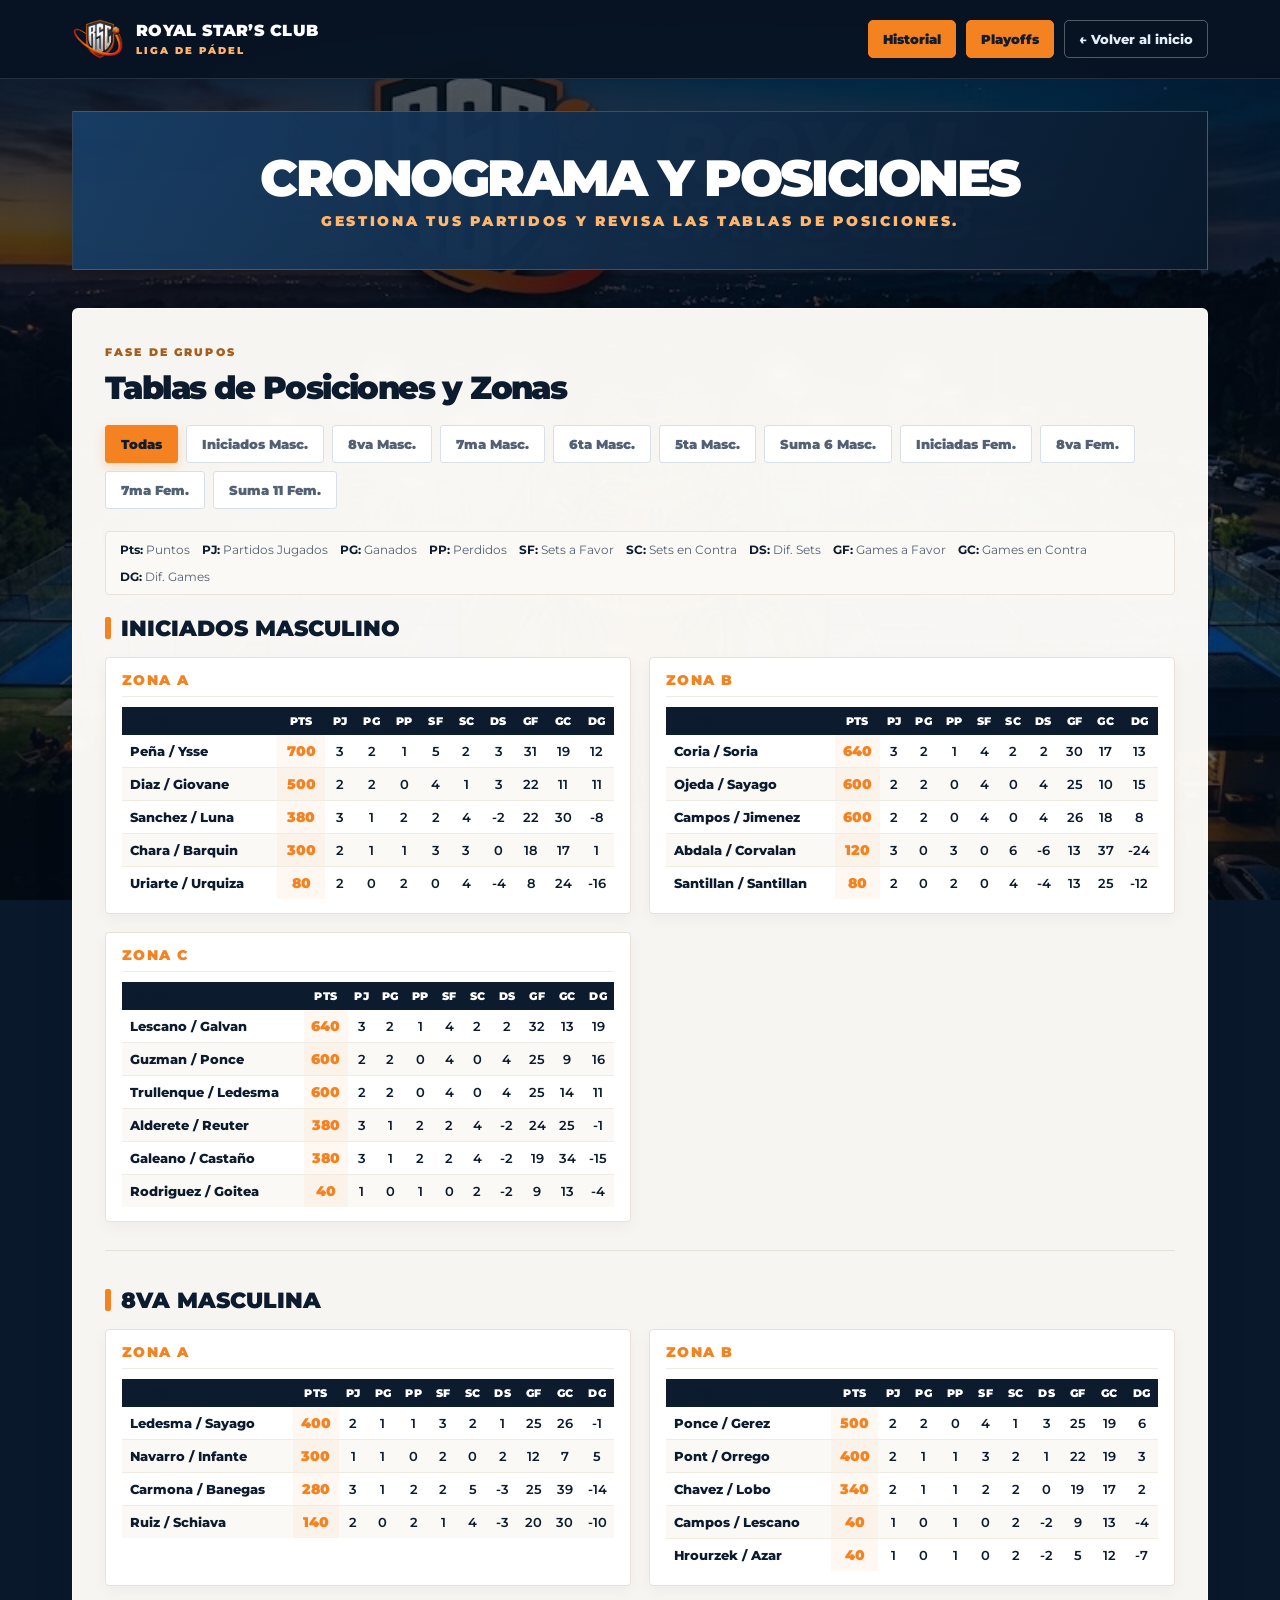
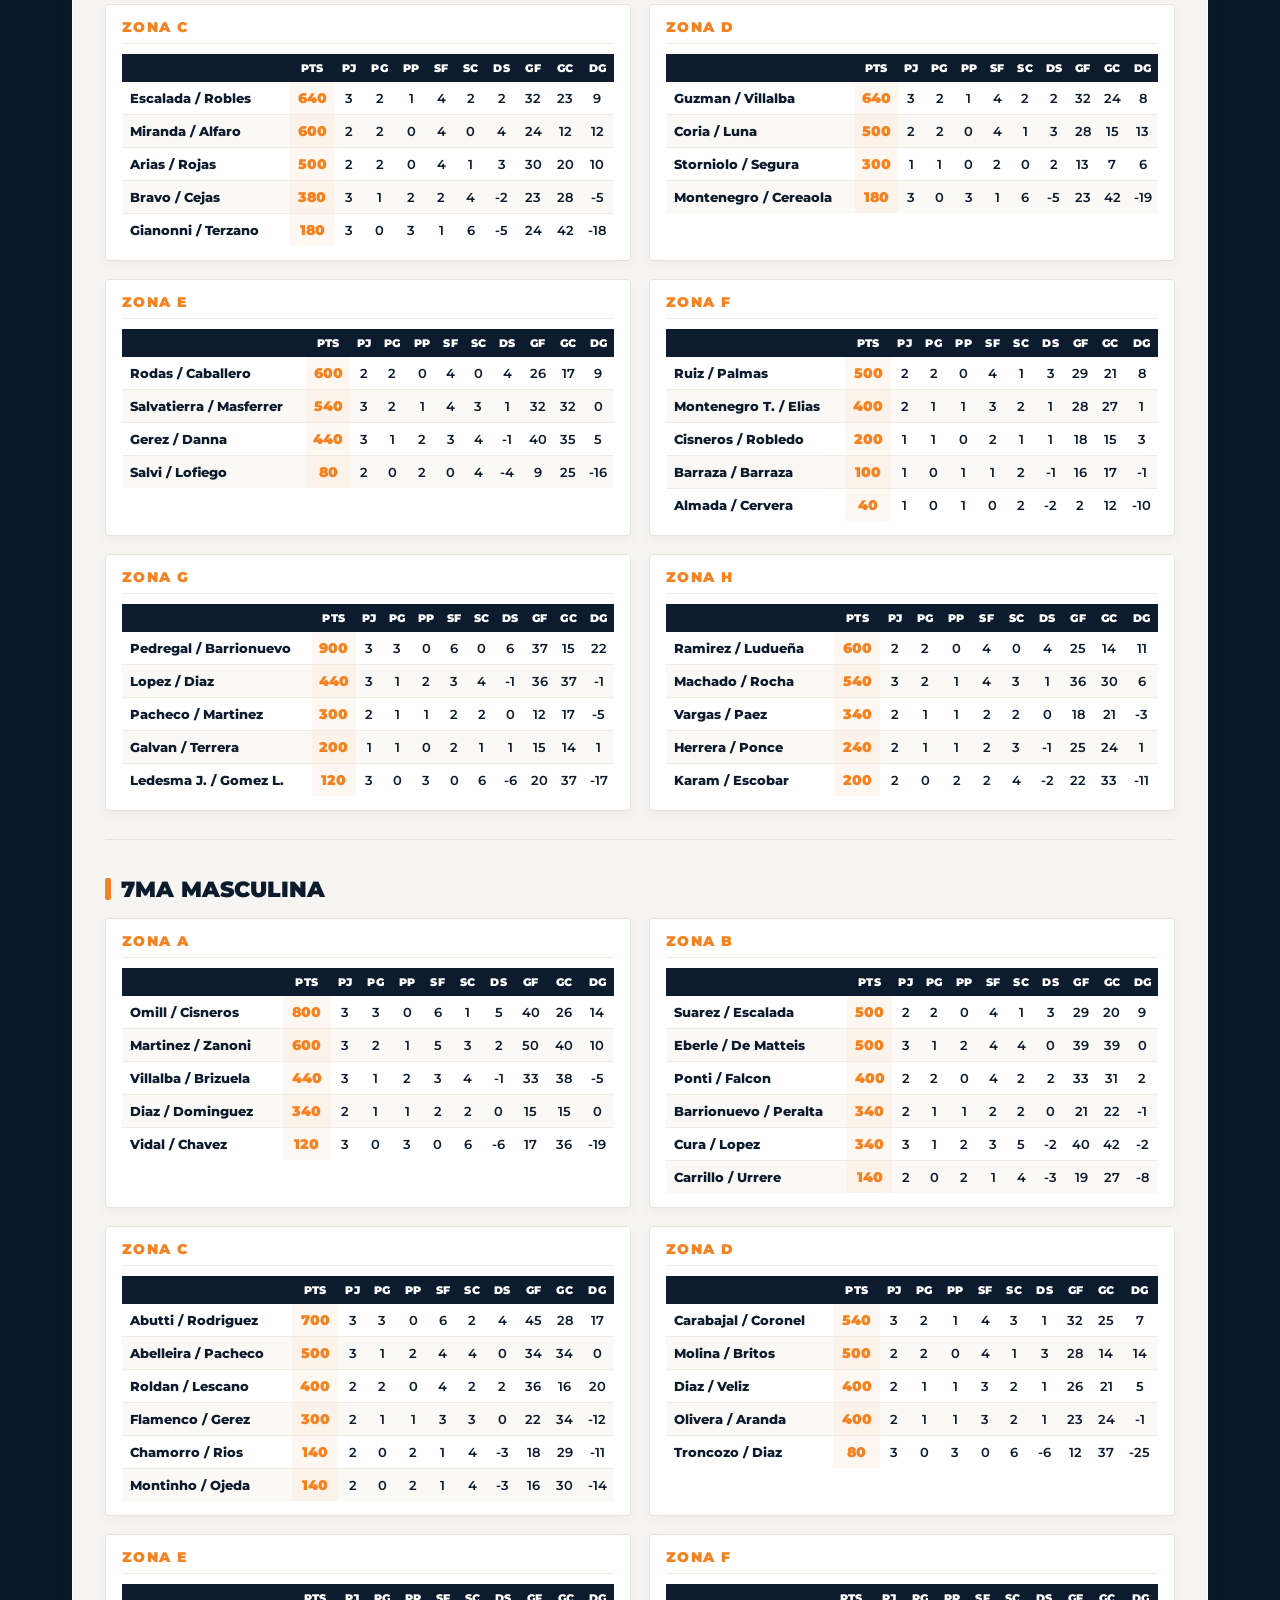
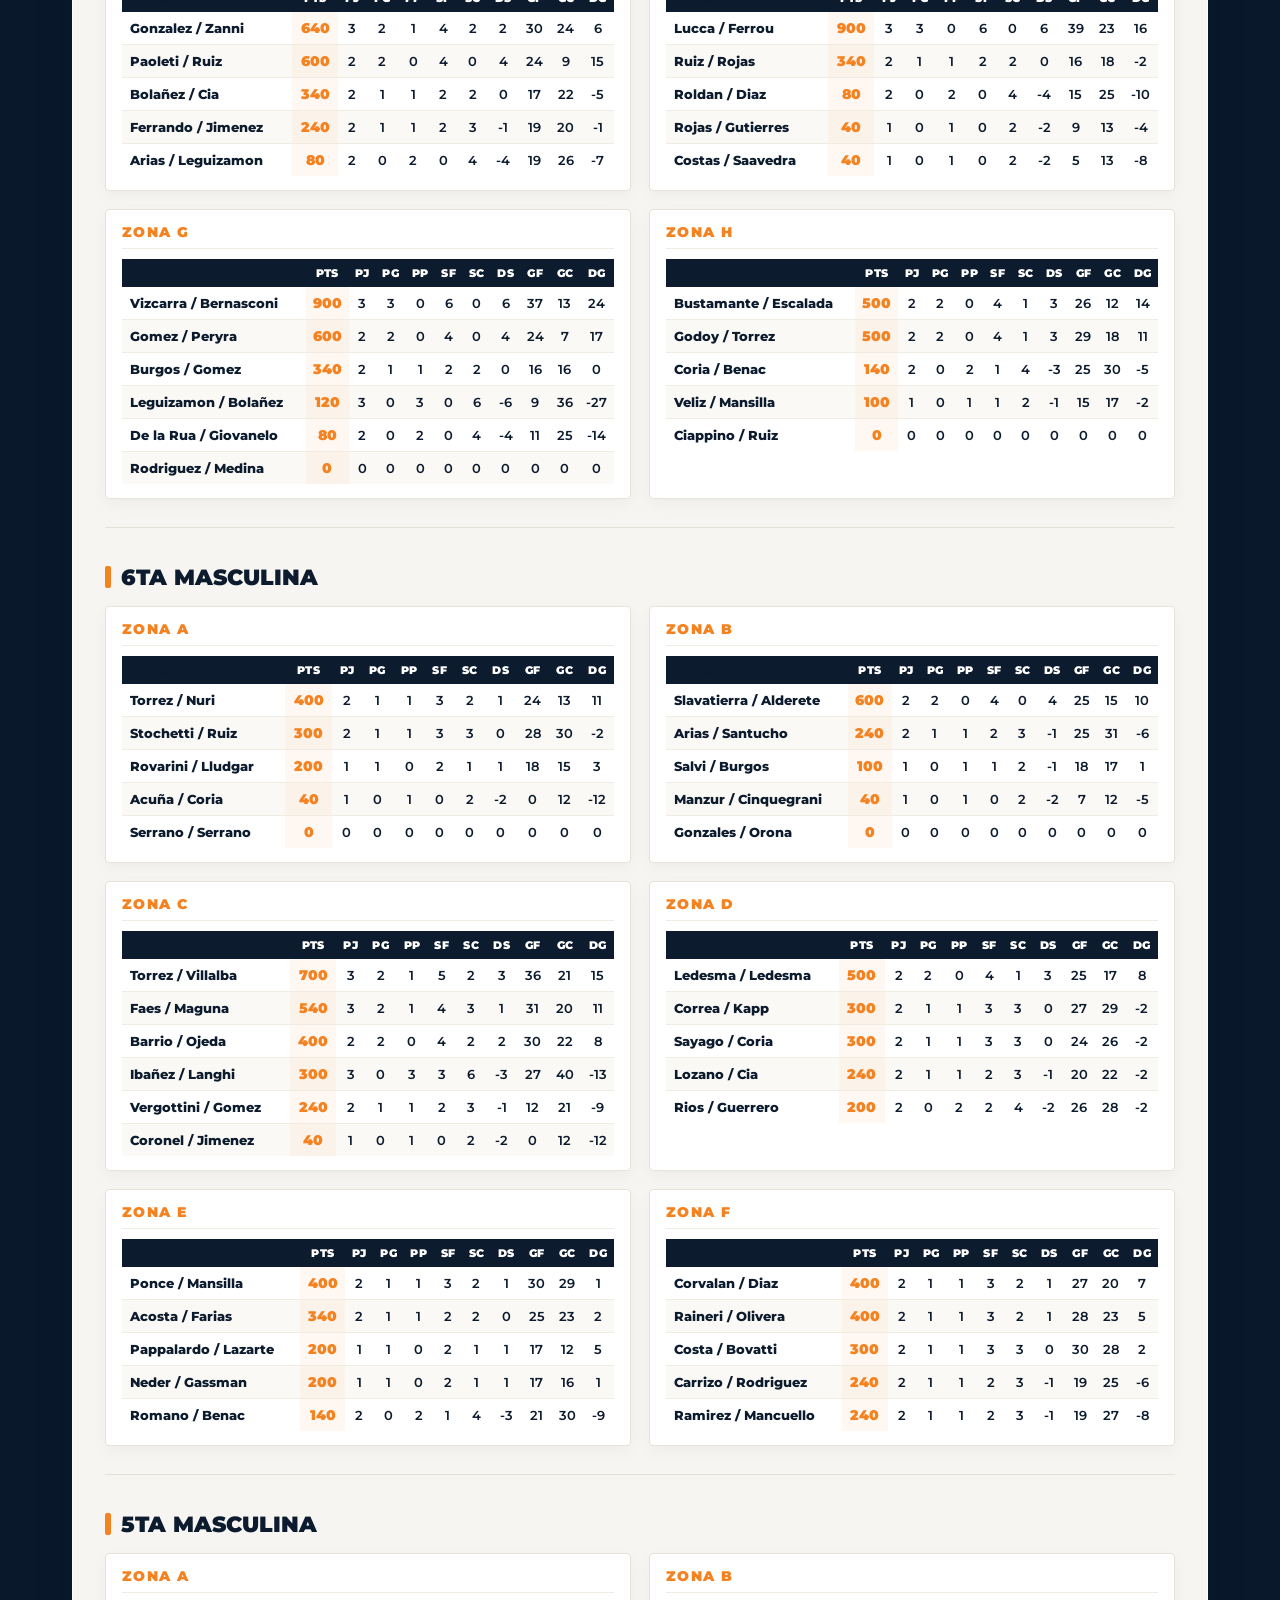
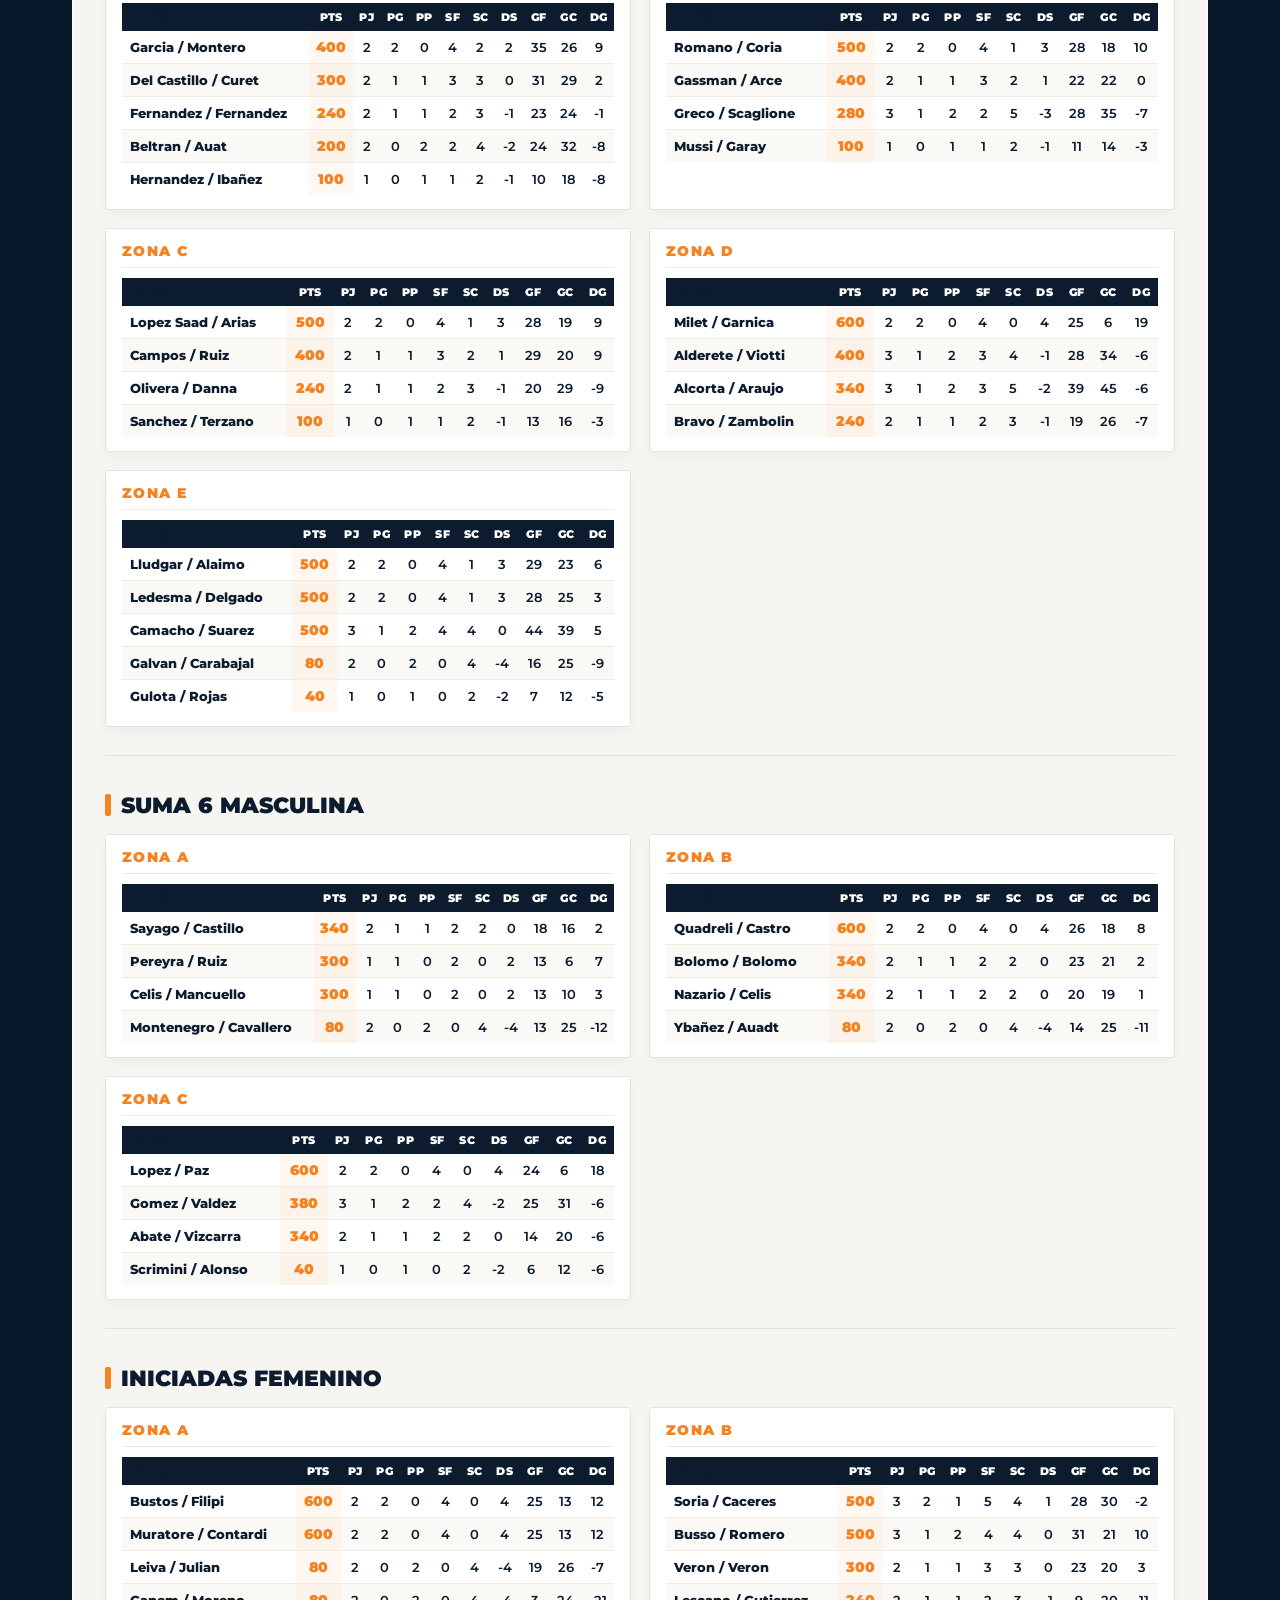
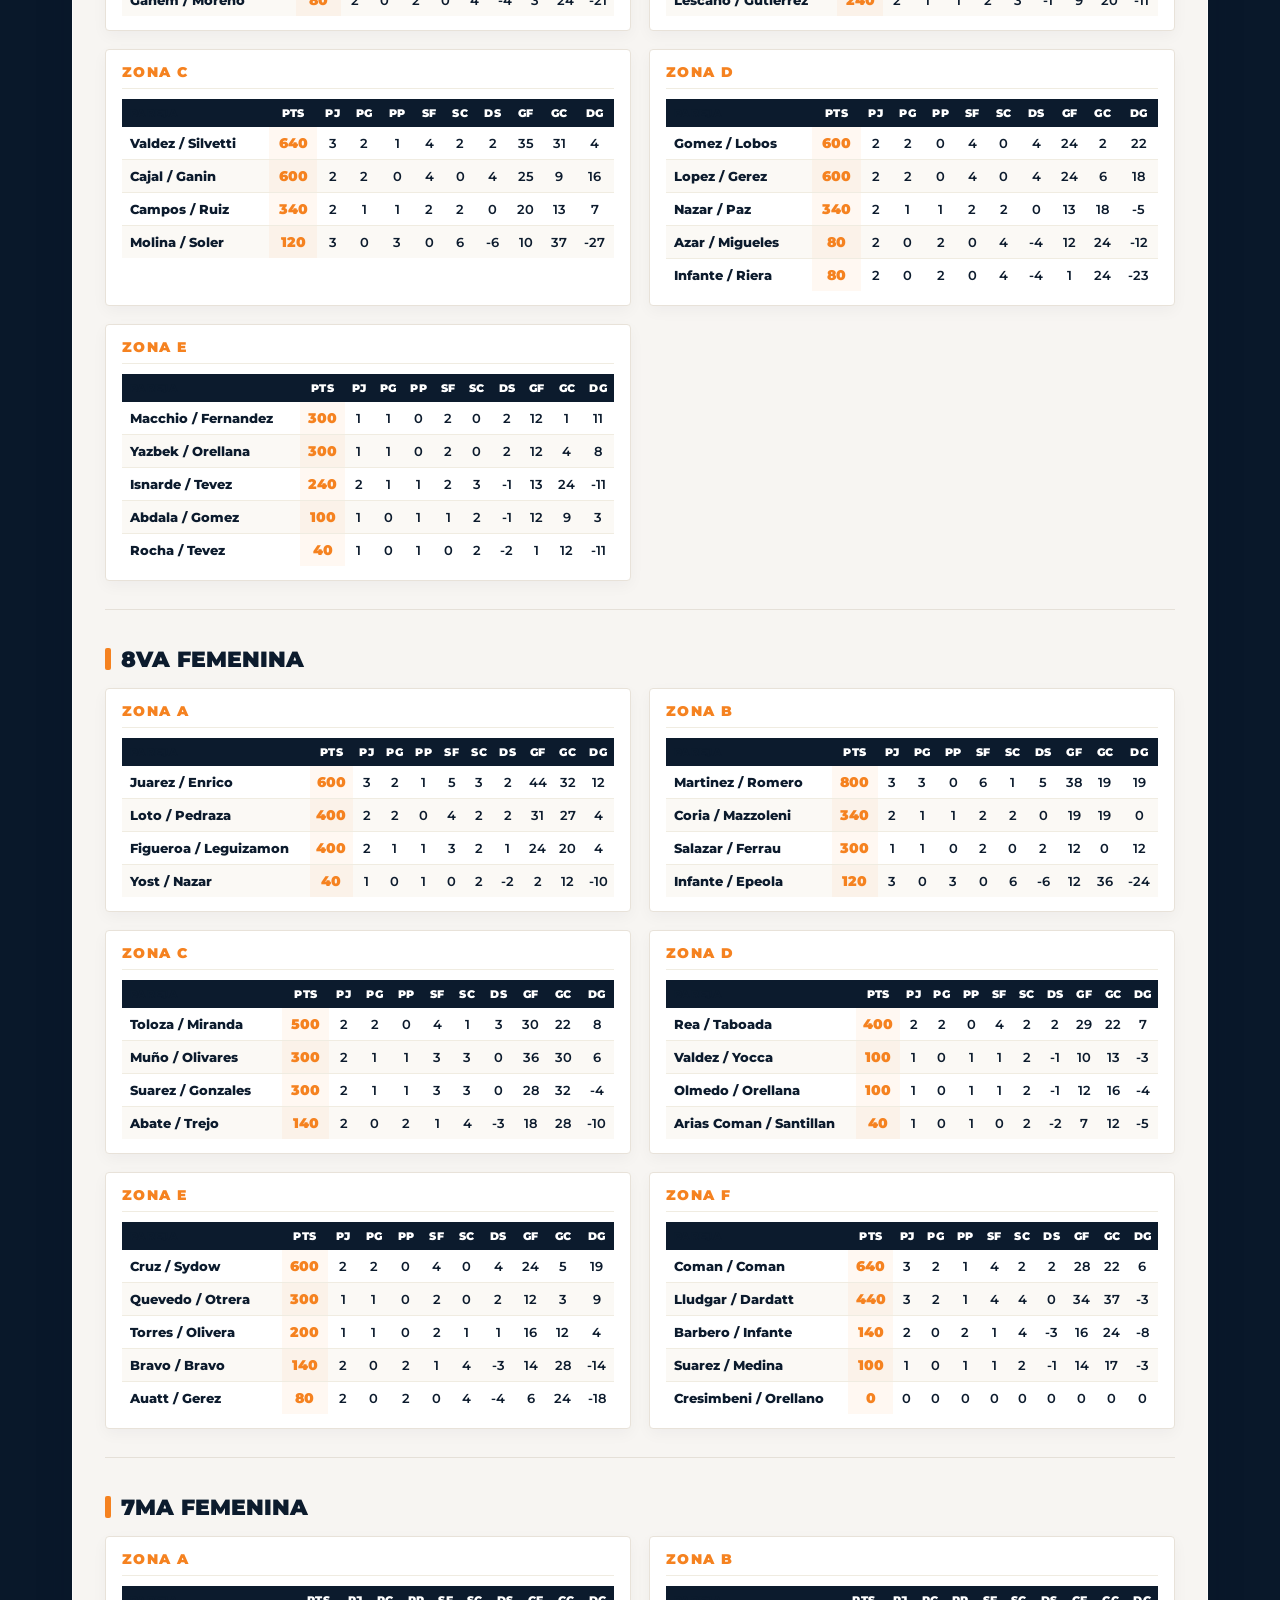
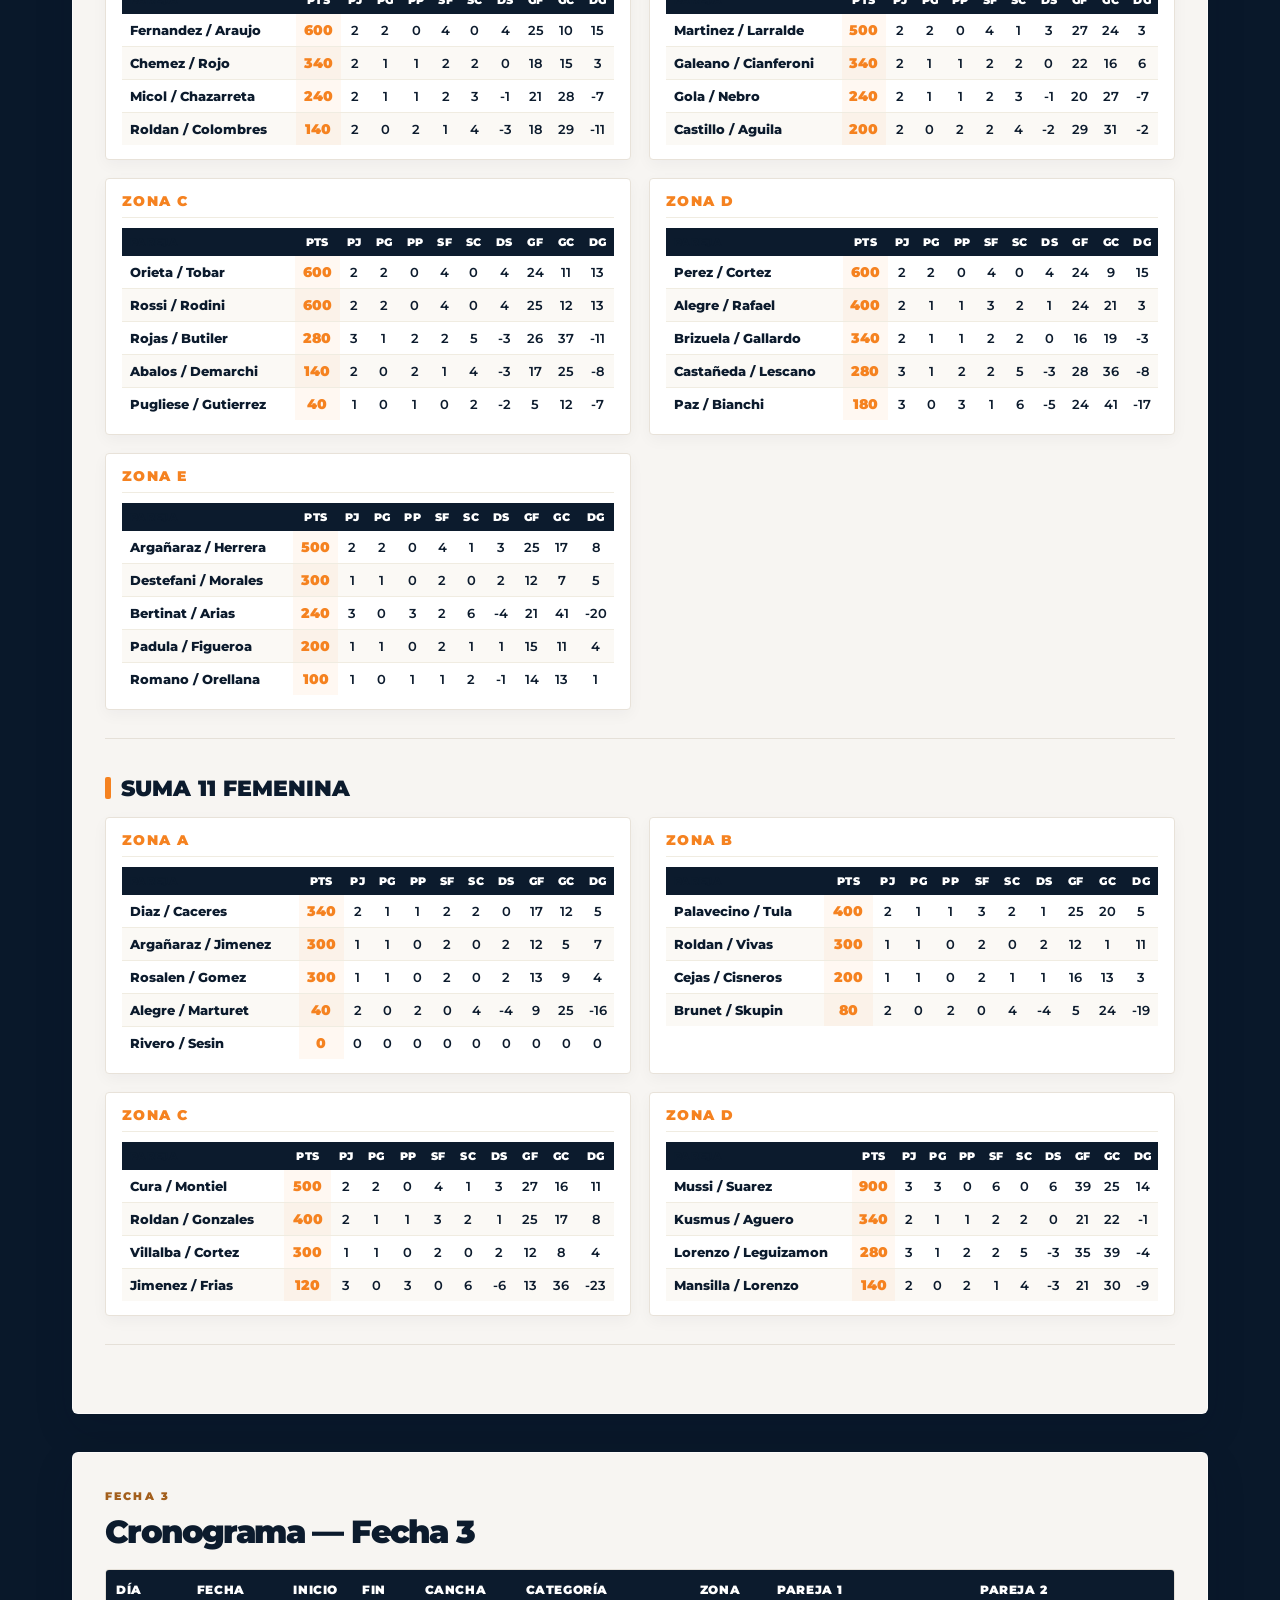
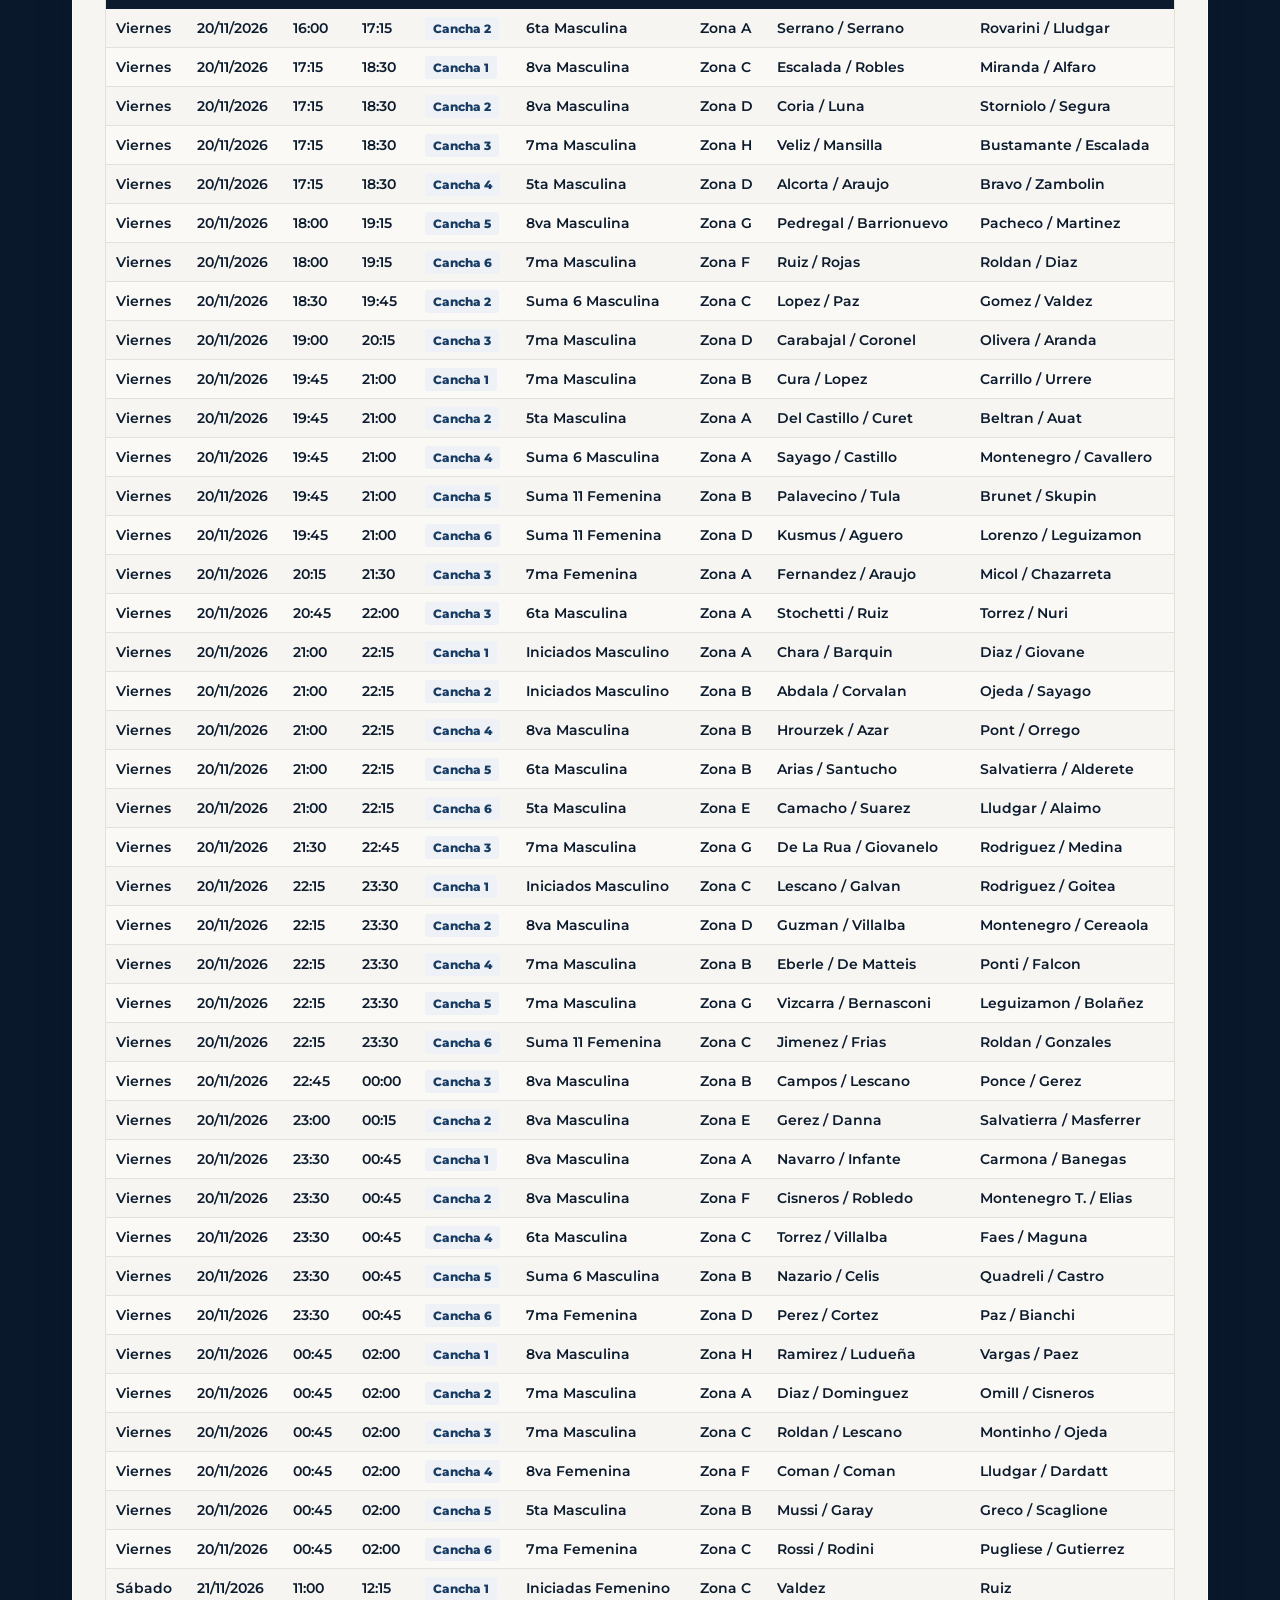
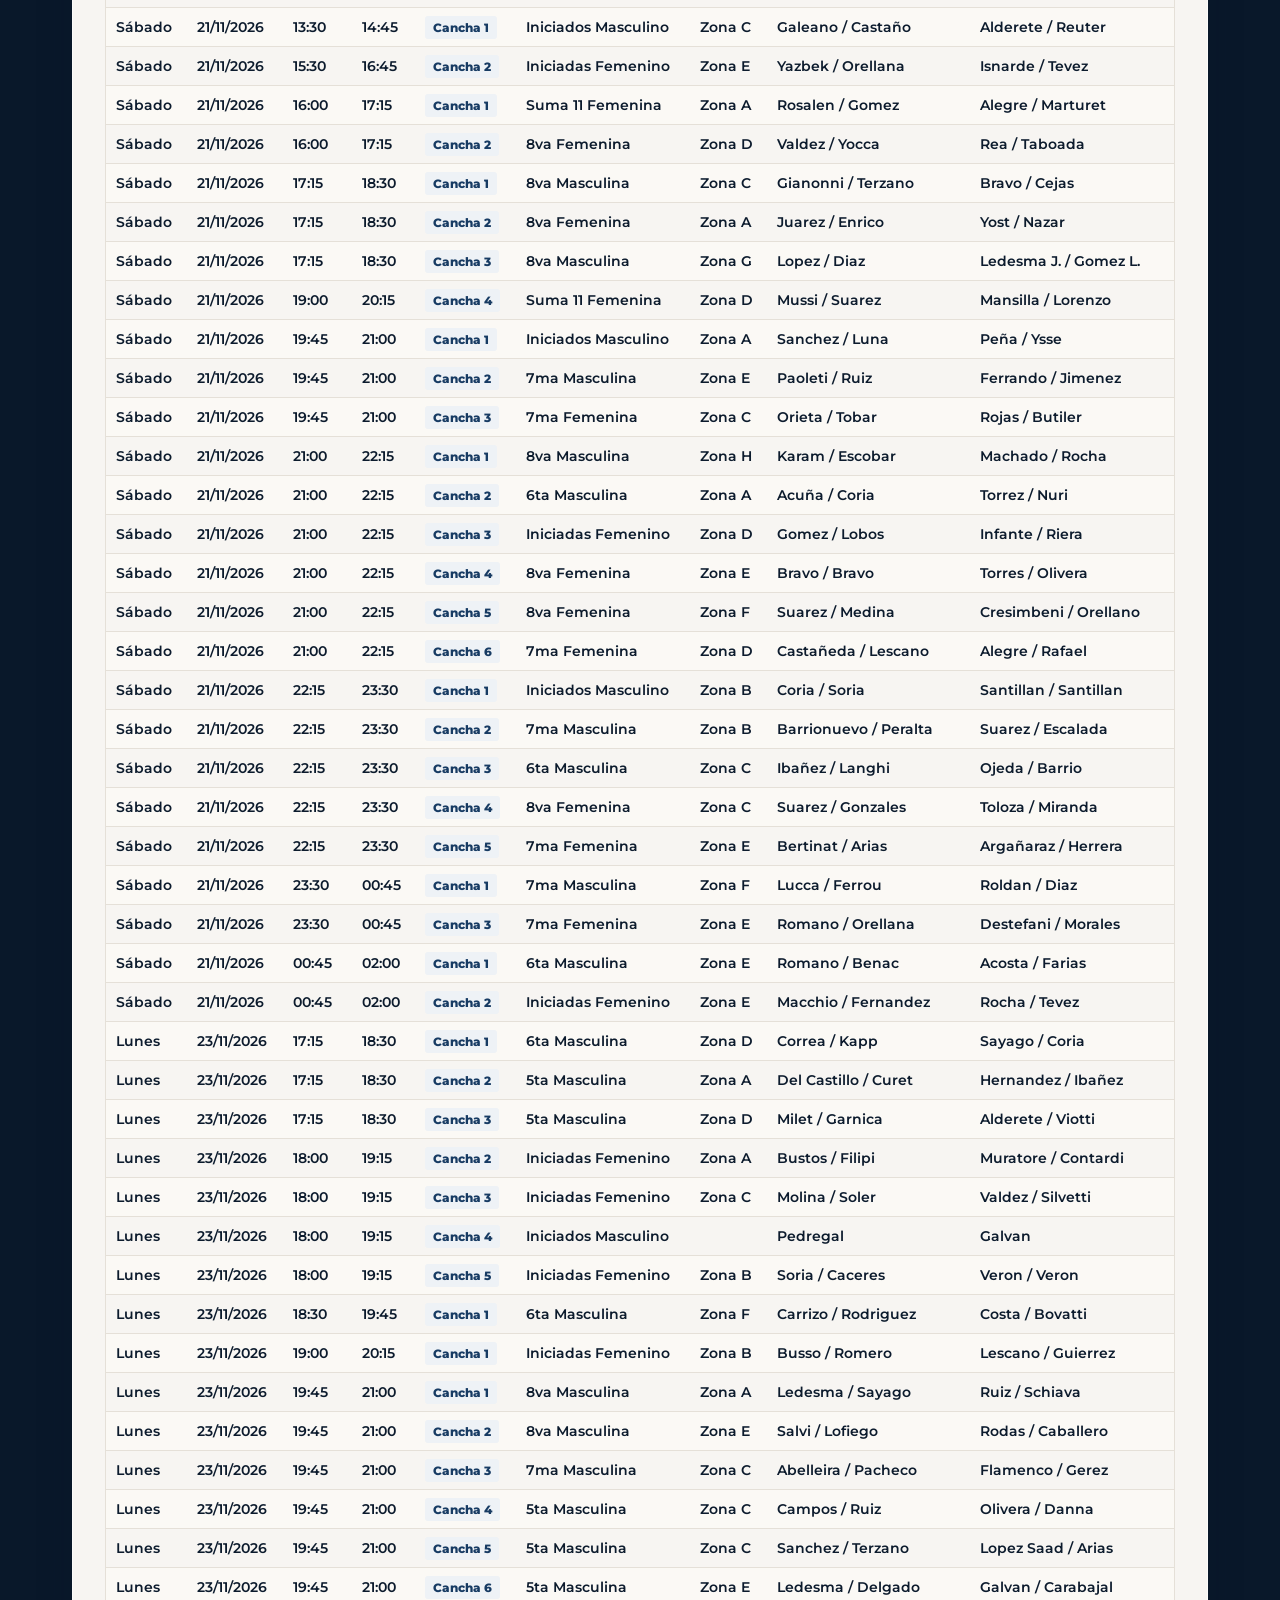
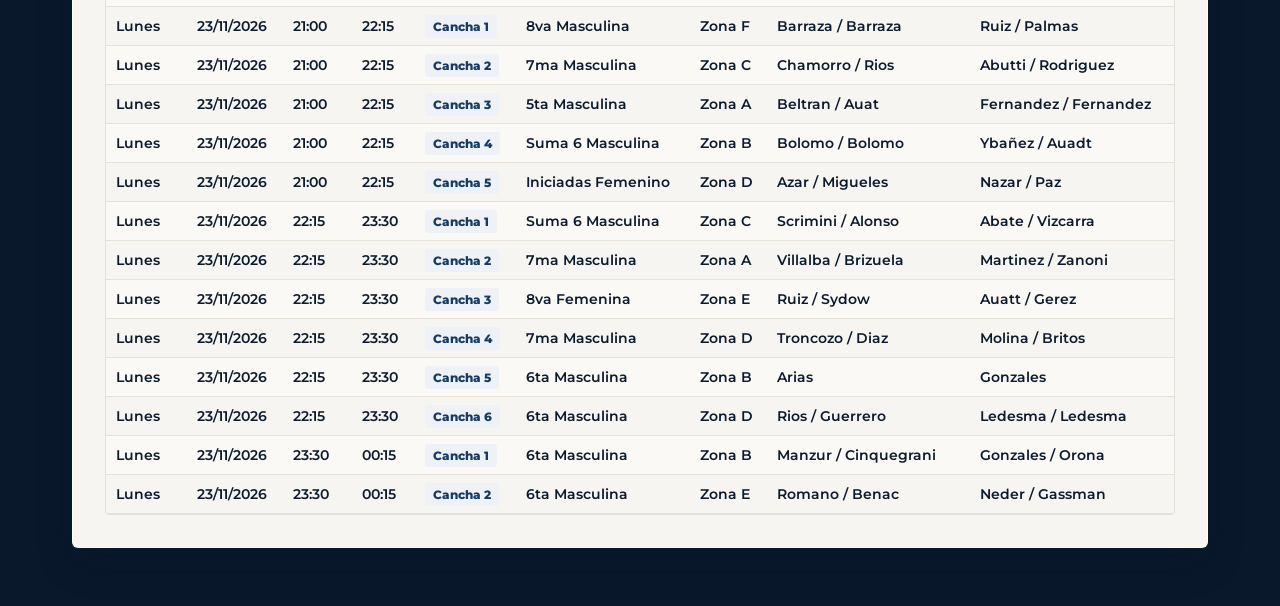
<file: cronograma.html>
<!doctype html>
<html lang="es">
<head>
  <meta charset="utf-8">
  <meta name="viewport" content="width=device-width, initial-scale=1">
  <meta name="theme-color" content="#0c1b2d">
  <title>Cronograma y Posiciones | Liga de Royal</title>
  <link rel="icon" type="image/png" href="favicon-royal.png">
  <link href="https://fonts.googleapis.com/css2?family=Montserrat:wght@400;500;600;700;800;900&display=swap" rel="stylesheet">
  <style>
    :root{--navy:#0c1b2d;--blue:#173b63;--blue2:#2d5686;--orange:#f58220;--orange2:#ffad55;--ink:#172231;--muted:#5e6b7a;--paper:#fffdf9}
    *{box-sizing:border-box;scroll-behavior:smooth}
    body{margin:0;min-height:100vh;font-family:Montserrat,sans-serif;color:var(--ink);background:#09182a}
    body::before{content:"";position:fixed;inset:0;z-index:-2;background:url('fondo-royal.png') center/cover no-repeat}
    body::after{content:"";position:fixed;inset:0;z-index:-1;background:linear-gradient(135deg,rgba(4,13,25,.72),rgba(5,16,29,.58))}
    a{color:inherit}

    .topbar{background:rgba(8,20,35,.94);backdrop-filter:blur(12px);border-bottom:1px solid #ffffff20;color:#fff}
    .topbar-inner{max-width:1180px;margin:auto;padding:13px 22px;display:flex;align-items:center;justify-content:space-between;gap:1rem}
    .brand{display:flex;align-items:center;gap:12px;text-decoration:none;color:#fff;font-weight:900;letter-spacing:.02em}
    .brand img{width:52px;height:52px;object-fit:contain}
    .brand span{display:block;font-size:1rem;line-height:1.1}
    .brand small{display:block;color:#ffb36b;font-size:.65rem;letter-spacing:.19em;margin-top:5px}
    .topbar-actions{display:flex;align-items:center;gap:10px;flex-wrap:wrap;justify-content:flex-end}
    .nav-action{display:inline-flex;align-items:center;gap:7px;background:var(--orange);color:#111c2c;text-decoration:none;border:1px solid var(--orange);padding:10px 14px;border-radius:5px;font-size:.82rem;font-weight:900;transition:all .18s ease}
    .nav-action:hover{background:var(--orange2);border-color:var(--orange2);color:#111c2c}
    .back-link{display:inline-flex;align-items:center;gap:8px;color:#e5edf7;text-decoration:none;border:1px solid #ffffff4d;padding:10px 14px;border-radius:5px;font-size:.82rem;font-weight:800}
    .back-link:hover{background:#ffffff16;color:#fff}
    .page{max-width:1180px;margin:0 auto;padding:32px 22px 58px}

    .hero{padding:clamp(26px,5vw,40px);background:linear-gradient(115deg,rgba(24,61,101,.97),rgba(9,25,44,.96));border:1px solid #ffffff2c;box-shadow:0 24px 60px #0004;color:#fff;text-align:center;margin-bottom:20px}
    .hero h1{font-size:clamp(2rem,4vw,3.5rem);letter-spacing:-.05em;line-height:1;margin:0;font-weight:1000;text-transform:uppercase}
    .hero p{color:#ffb76e;font-weight:900;font-size:.85rem;letter-spacing:.2em;text-transform:uppercase;margin:10px 0 0}

    .content-grid{display:grid;grid-template-columns:1fr;gap:20px;align-items:start}
    
    .panel{background:rgba(255,253,249,.97);padding:clamp(20px,3vw,32px);border:1px solid #ffffffa8;box-shadow:0 15px 38px #08172926;border-radius:6px;}
    .kicker{font-size:.7rem;letter-spacing:.19em;text-transform:uppercase;color:#a35f1d;font-weight:900}
    .panel h2{font-size:clamp(1.5rem,2.5vw,2rem);font-weight:1000;letter-spacing:-.05em;color:var(--navy);margin:8px 0 18px}

    @media(max-width:620px){
        .topbar-inner{padding:10px 15px}
        .brand img{width:43px;height:43px}
        .brand span{font-size:.84rem}
        .brand small{font-size:.56rem}
        .topbar-actions{gap:6px}
        .nav-action{padding:9px 11px;font-size:.76rem}
        .back-link{font-size:0;padding:9px 11px}
        .back-link::after{content:"Volver";font-size:.76rem}
        .page{padding:18px 13px 40px}
        .hero{padding:25px 20px}
    }
  </style>
</head>
<body>
  <header class="topbar">
    <div class="topbar-inner">
      <a class="brand" href="index.html"><img src="logo-royal.png" alt="Royal Star’s Club"><span>ROYAL STAR’S CLUB<small>LIGA DE PÁDEL</small></span></a>
      <nav class="topbar-actions" aria-label="Navegación de Liga">
        <a class="nav-action" href="historial.html">Historial</a>
        <a class="nav-action" href="playoffs.html">Playoffs</a>
        <a class="back-link" href="index.html">← Volver al inicio</a>
      </nav>
    </div>
  </header>

  <main class="page">
    <section class="hero">
      <h1>Cronograma y Posiciones</h1>
      <p>Gestiona tus partidos y revisa las tablas de posiciones.</p>
    </section>

    <div class="content-grid">

      <!-- SECCIÓN TABLAS DE POSICIONES Y ZONAS POR CATEGORÍA CON FILTROS -->
      <section id="zonas-liga" class="panel" style="margin-top: 18px;">
        <style>
          .zonas-filter-bar { display: flex; gap: 8px; flex-wrap: wrap; margin: 16px 0 22px; }
          .zonas-filter-btn { border: 1px solid #d9dfe6; background: #fff; padding: 10px 15px; font: inherit; font-size: 0.82rem; font-weight: 900; color: #536174; cursor: pointer; border-radius: 3px; transition: all 0.18s ease; }
          .zonas-filter-btn:hover { border-color: var(--orange, #f58220); color: var(--navy, #0c1b2d); }
          .zonas-filter-btn.active { background: var(--orange, #f58220); border-color: var(--orange, #f58220); color: #111c2c; box-shadow: 0 4px 12px rgba(245, 130, 32, 0.25); }
          .categoria-bloque { margin-bottom: 36px; border-bottom: 1px solid #e5e0d8; padding-bottom: 28px; }
          .categoria-bloque:last-child { border-bottom: none; margin-bottom: 0; padding-bottom: 0; }
          .categoria-bloque.hidden-cat { display: none; }
          .categoria-titulo { color: var(--navy, #0c1b2d); font-size: 1.35rem; font-weight: 900; margin: 0 0 16px; display: flex; align-items: center; gap: 10px; text-transform: uppercase; }
          .categoria-titulo::before { content: ""; display: inline-block; width: 6px; height: 22px; background: var(--orange, #f58220); border-radius: 2px; }
          .zonas-grid { display: grid; grid-template-columns: repeat(auto-fit, minmax(480px, 1fr)); gap: 18px; }
          .zona-card { background: #fff; border: 1px solid #e8e2d9; border-radius: 4px; padding: 14px 16px; box-shadow: 0 5px 15px rgba(8, 23, 41, 0.04); overflow: hidden; }
          .zona-card h4 { margin: 0 0 10px; font-size: 0.85rem; font-weight: 900; color: var(--orange, #f58220); text-transform: uppercase; letter-spacing: 0.1em; border-bottom: 1px solid #f0ece1; padding-bottom: 8px; }
          .zona-table-wrap { overflow-x: auto; }
          .tabla-posiciones { width: 100%; border-collapse: collapse; font-size: 0.8rem; text-align: center; min-width: 440px; }
          .tabla-posiciones th { background: var(--navy, #0c1b2d); color: #fff; padding: 7px 5px; font-weight: 900; font-size: 0.7rem; text-transform: uppercase; letter-spacing: 0.03em; white-space: nowrap; }
          .tabla-posiciones th.col-pareja, .tabla-posiciones td.col-pareja { text-align: left; padding-left: 8px; font-weight: 800; color: var(--navy, #0c1b2d); white-space: nowrap; }
          .tabla-posiciones td { padding: 7px 5px; border-bottom: 1px solid #f0ece1; color: var(--navy, #0c1b2d); font-weight: 600; }
          .tabla-posiciones tr:nth-child(even) { background: #fbf9f5; }
          .tabla-posiciones tr:hover { background: #fdf5eb; }
          .tabla-posiciones tr:last-child td { border-bottom: none; }
          .tabla-posiciones td.pts { color: var(--orange, #f58220); font-weight: 900; font-size: 0.88rem; background: rgba(245, 130, 32, 0.06); }
          .pos-legend { display: flex; flex-wrap: wrap; gap: 12px; font-size: 0.75rem; color: #536174; margin-bottom: 20px; background: #fbf9f5; padding: 10px 14px; border-radius: 4px; border: 1px solid #e8e2d9; }
          .pos-legend span strong { color: var(--navy, #0c1b2d); }
          @media (max-width: 620px) {
            .zonas-grid { grid-template-columns: 1fr; }
            .zona-card { padding: 12px; }
            .zonas-filter-btn { flex: 1 1 calc(50% - 8px); text-align: center; padding: 9px 10px; font-size: 0.78rem; }
          }
        </style>

        <span class="kicker">Fase de Grupos</span>
        <h2>Tablas de Posiciones y Zonas</h2>

        <!-- BOTONES DE FILTRO POR CATEGORÍA -->
        <div class="zonas-filter-bar" role="tablist" aria-label="Filtrar zonas por categoría">
          <button type="button" class="zonas-filter-btn active" onclick="filtrarZonasCategoria('todas', this)">Todas</button>
          <button type="button" class="zonas-filter-btn" onclick="filtrarZonasCategoria('Iniciados Masculino', this)">Iniciados Masc.</button>
          <button type="button" class="zonas-filter-btn" onclick="filtrarZonasCategoria('8va Masculina', this)">8va Masc.</button>
          <button type="button" class="zonas-filter-btn" onclick="filtrarZonasCategoria('7ma Masculina', this)">7ma Masc.</button>
          <button type="button" class="zonas-filter-btn" onclick="filtrarZonasCategoria('6ta Masculina', this)">6ta Masc.</button>
          <button type="button" class="zonas-filter-btn" onclick="filtrarZonasCategoria('5ta Masculina', this)">5ta Masc.</button>
          <button type="button" class="zonas-filter-btn" onclick="filtrarZonasCategoria('Suma 6 Masculina', this)">Suma 6 Masc.</button>
          <button type="button" class="zonas-filter-btn" onclick="filtrarZonasCategoria('Iniciadas Femenino', this)">Iniciadas Fem.</button>
          <button type="button" class="zonas-filter-btn" onclick="filtrarZonasCategoria('8va Femenina', this)">8va Fem.</button>
          <button type="button" class="zonas-filter-btn" onclick="filtrarZonasCategoria('7ma Femenina', this)">7ma Fem.</button>
          <button type="button" class="zonas-filter-btn" onclick="filtrarZonasCategoria('Suma 11 Femenina', this)">Suma 11 Fem.</button>
        </div>

        <div class="pos-legend">
          <span><strong>Pts:</strong> Puntos</span>
          <span><strong>PJ:</strong> Partidos Jugados</span>
          <span><strong>PG:</strong> Ganados</span>
          <span><strong>PP:</strong> Perdidos</span>
          <span><strong>SF:</strong> Sets a Favor</span>
          <span><strong>SC:</strong> Sets en Contra</span>
          <span><strong>DS:</strong> Dif. Sets</span>
          <span><strong>GF:</strong> Games a Favor</span>
          <span><strong>GC:</strong> Games en Contra</span>
          <span><strong>DG:</strong> Dif. Games</span>
        </div>

        <!-- Iniciados Masculino -->
        <div class="categoria-bloque" data-categoria="Iniciados Masculino">
          <h3 class="categoria-titulo">Iniciados Masculino</h3>
          <div class="zonas-grid">
            <article class="zona-card">
              <h4>Zona A</h4>
              <div class="zona-table-wrap">
                <table class="tabla-posiciones">
                  <thead>
                    <tr><th class="col-pareja">Pareja</th><th>Pts</th><th>PJ</th><th>PG</th><th>PP</th><th>SF</th><th>SC</th><th>DS</th><th>GF</th><th>GC</th><th>DG</th></tr>
                  </thead>
                  <tbody>
                    <tr><td class="col-pareja">Peña / Ysse</td><td class="pts">700</td><td>3</td><td>2</td><td>1</td><td>5</td><td>2</td><td>3</td><td>31</td><td>19</td><td>12</td></tr>
                    <tr><td class="col-pareja">Diaz / Giovane</td><td class="pts">500</td><td>2</td><td>2</td><td>0</td><td>4</td><td>1</td><td>3</td><td>22</td><td>11</td><td>11</td></tr>
                    <tr><td class="col-pareja">Sanchez / Luna</td><td class="pts">380</td><td>3</td><td>1</td><td>2</td><td>2</td><td>4</td><td>-2</td><td>22</td><td>30</td><td>-8</td></tr>
                    <tr><td class="col-pareja">Chara / Barquin</td><td class="pts">300</td><td>2</td><td>1</td><td>1</td><td>3</td><td>3</td><td>0</td><td>18</td><td>17</td><td>1</td></tr>
                    <tr><td class="col-pareja">Uriarte / Urquiza</td><td class="pts">80</td><td>2</td><td>0</td><td>2</td><td>0</td><td>4</td><td>-4</td><td>8</td><td>24</td><td>-16</td></tr>
                  </tbody>
                </table>
              </div>
            </article>

            <article class="zona-card">
              <h4>Zona B</h4>
              <div class="zona-table-wrap">
                <table class="tabla-posiciones">
                  <thead>
                    <tr><th class="col-pareja">Pareja</th><th>Pts</th><th>PJ</th><th>PG</th><th>PP</th><th>SF</th><th>SC</th><th>DS</th><th>GF</th><th>GC</th><th>DG</th></tr>
                  </thead>
                  <tbody>
                    <tr><td class="col-pareja">Coria / Soria</td><td class="pts">640</td><td>3</td><td>2</td><td>1</td><td>4</td><td>2</td><td>2</td><td>30</td><td>17</td><td>13</td></tr>
                    <tr><td class="col-pareja">Ojeda / Sayago</td><td class="pts">600</td><td>2</td><td>2</td><td>0</td><td>4</td><td>0</td><td>4</td><td>25</td><td>10</td><td>15</td></tr>
                    <tr><td class="col-pareja">Campos / Jimenez</td><td class="pts">600</td><td>2</td><td>2</td><td>0</td><td>4</td><td>0</td><td>4</td><td>26</td><td>18</td><td>8</td></tr>
                    <tr><td class="col-pareja">Abdala / Corvalan</td><td class="pts">120</td><td>3</td><td>0</td><td>3</td><td>0</td><td>6</td><td>-6</td><td>13</td><td>37</td><td>-24</td></tr>
                    <tr><td class="col-pareja">Santillan / Santillan</td><td class="pts">80</td><td>2</td><td>0</td><td>2</td><td>0</td><td>4</td><td>-4</td><td>13</td><td>25</td><td>-12</td></tr>
                  </tbody>
                </table>
              </div>
            </article>

            <article class="zona-card">
              <h4>Zona C</h4>
              <div class="zona-table-wrap">
                <table class="tabla-posiciones">
                  <thead>
                    <tr><th class="col-pareja">Pareja</th><th>Pts</th><th>PJ</th><th>PG</th><th>PP</th><th>SF</th><th>SC</th><th>DS</th><th>GF</th><th>GC</th><th>DG</th></tr>
                  </thead>
                  <tbody>
                    <tr><td class="col-pareja">Lescano / Galvan</td><td class="pts">640</td><td>3</td><td>2</td><td>1</td><td>4</td><td>2</td><td>2</td><td>32</td><td>13</td><td>19</td></tr>
                    <tr><td class="col-pareja">Guzman / Ponce</td><td class="pts">600</td><td>2</td><td>2</td><td>0</td><td>4</td><td>0</td><td>4</td><td>25</td><td>9</td><td>16</td></tr>
                    <tr><td class="col-pareja">Trullenque / Ledesma</td><td class="pts">600</td><td>2</td><td>2</td><td>0</td><td>4</td><td>0</td><td>4</td><td>25</td><td>14</td><td>11</td></tr>
                    <tr><td class="col-pareja">Alderete / Reuter</td><td class="pts">380</td><td>3</td><td>1</td><td>2</td><td>2</td><td>4</td><td>-2</td><td>24</td><td>25</td><td>-1</td></tr>
                    <tr><td class="col-pareja">Galeano / Castaño</td><td class="pts">380</td><td>3</td><td>1</td><td>2</td><td>2</td><td>4</td><td>-2</td><td>19</td><td>34</td><td>-15</td></tr>
                    <tr><td class="col-pareja">Rodriguez / Goitea</td><td class="pts">40</td><td>1</td><td>0</td><td>1</td><td>0</td><td>2</td><td>-2</td><td>9</td><td>13</td><td>-4</td></tr>
                  </tbody>
                </table>
              </div>
            </article>
          </div>
        </div>

        <!-- 8va Masculina -->
        <div class="categoria-bloque" data-categoria="8va Masculina">
          <h3 class="categoria-titulo">8va Masculina</h3>
          <div class="zonas-grid">
            <article class="zona-card">
              <h4>Zona A</h4>
              <div class="zona-table-wrap">
                <table class="tabla-posiciones">
                  <thead>
                    <tr><th class="col-pareja">Pareja</th><th>Pts</th><th>PJ</th><th>PG</th><th>PP</th><th>SF</th><th>SC</th><th>DS</th><th>GF</th><th>GC</th><th>DG</th></tr>
                  </thead>
                  <tbody>
                    <tr><td class="col-pareja">Ledesma / Sayago</td><td class="pts">400</td><td>2</td><td>1</td><td>1</td><td>3</td><td>2</td><td>1</td><td>25</td><td>26</td><td>-1</td></tr>
                    <tr><td class="col-pareja">Navarro / Infante</td><td class="pts">300</td><td>1</td><td>1</td><td>0</td><td>2</td><td>0</td><td>2</td><td>12</td><td>7</td><td>5</td></tr>
                    <tr><td class="col-pareja">Carmona / Banegas</td><td class="pts">280</td><td>3</td><td>1</td><td>2</td><td>2</td><td>5</td><td>-3</td><td>25</td><td>39</td><td>-14</td></tr>
                    <tr><td class="col-pareja">Ruiz / Schiava</td><td class="pts">140</td><td>2</td><td>0</td><td>2</td><td>1</td><td>4</td><td>-3</td><td>20</td><td>30</td><td>-10</td></tr>
                  </tbody>
                </table>
              </div>
            </article>

            <article class="zona-card">
              <h4>Zona B</h4>
              <div class="zona-table-wrap">
                <table class="tabla-posiciones">
                  <thead>
                    <tr><th class="col-pareja">Pareja</th><th>Pts</th><th>PJ</th><th>PG</th><th>PP</th><th>SF</th><th>SC</th><th>DS</th><th>GF</th><th>GC</th><th>DG</th></tr>
                  </thead>
                  <tbody>
                    <tr><td class="col-pareja">Ponce / Gerez</td><td class="pts">500</td><td>2</td><td>2</td><td>0</td><td>4</td><td>1</td><td>3</td><td>25</td><td>19</td><td>6</td></tr>
                    <tr><td class="col-pareja">Pont / Orrego</td><td class="pts">400</td><td>2</td><td>1</td><td>1</td><td>3</td><td>2</td><td>1</td><td>22</td><td>19</td><td>3</td></tr>
                    <tr><td class="col-pareja">Chavez / Lobo</td><td class="pts">340</td><td>2</td><td>1</td><td>1</td><td>2</td><td>2</td><td>0</td><td>19</td><td>17</td><td>2</td></tr>
                    <tr><td class="col-pareja">Campos / Lescano</td><td class="pts">40</td><td>1</td><td>0</td><td>1</td><td>0</td><td>2</td><td>-2</td><td>9</td><td>13</td><td>-4</td></tr>
                    <tr><td class="col-pareja">Hrourzek / Azar</td><td class="pts">40</td><td>1</td><td>0</td><td>1</td><td>0</td><td>2</td><td>-2</td><td>5</td><td>12</td><td>-7</td></tr>
                  </tbody>
                </table>
              </div>
            </article>

            <article class="zona-card">
              <h4>Zona C</h4>
              <div class="zona-table-wrap">
                <table class="tabla-posiciones">
                  <thead>
                    <tr><th class="col-pareja">Pareja</th><th>Pts</th><th>PJ</th><th>PG</th><th>PP</th><th>SF</th><th>SC</th><th>DS</th><th>GF</th><th>GC</th><th>DG</th></tr>
                  </thead>
                  <tbody>
                    <tr><td class="col-pareja">Escalada / Robles</td><td class="pts">640</td><td>3</td><td>2</td><td>1</td><td>4</td><td>2</td><td>2</td><td>32</td><td>23</td><td>9</td></tr>
                    <tr><td class="col-pareja">Miranda / Alfaro</td><td class="pts">600</td><td>2</td><td>2</td><td>0</td><td>4</td><td>0</td><td>4</td><td>24</td><td>12</td><td>12</td></tr>
                    <tr><td class="col-pareja">Arias / Rojas</td><td class="pts">500</td><td>2</td><td>2</td><td>0</td><td>4</td><td>1</td><td>3</td><td>30</td><td>20</td><td>10</td></tr>
                    <tr><td class="col-pareja">Bravo / Cejas</td><td class="pts">380</td><td>3</td><td>1</td><td>2</td><td>2</td><td>4</td><td>-2</td><td>23</td><td>28</td><td>-5</td></tr>
                    <tr><td class="col-pareja">Gianonni / Terzano</td><td class="pts">180</td><td>3</td><td>0</td><td>3</td><td>1</td><td>6</td><td>-5</td><td>24</td><td>42</td><td>-18</td></tr>
                  </tbody>
                </table>
              </div>
            </article>

            <article class="zona-card">
              <h4>Zona D</h4>
              <div class="zona-table-wrap">
                <table class="tabla-posiciones">
                  <thead>
                    <tr><th class="col-pareja">Pareja</th><th>Pts</th><th>PJ</th><th>PG</th><th>PP</th><th>SF</th><th>SC</th><th>DS</th><th>GF</th><th>GC</th><th>DG</th></tr>
                  </thead>
                  <tbody>
                    <tr><td class="col-pareja">Guzman / Villalba</td><td class="pts">640</td><td>3</td><td>2</td><td>1</td><td>4</td><td>2</td><td>2</td><td>32</td><td>24</td><td>8</td></tr>
                    <tr><td class="col-pareja">Coria / Luna</td><td class="pts">500</td><td>2</td><td>2</td><td>0</td><td>4</td><td>1</td><td>3</td><td>28</td><td>15</td><td>13</td></tr>
                    <tr><td class="col-pareja">Storniolo / Segura</td><td class="pts">300</td><td>1</td><td>1</td><td>0</td><td>2</td><td>0</td><td>2</td><td>13</td><td>7</td><td>6</td></tr>
                    <tr><td class="col-pareja">Montenegro / Cereaola</td><td class="pts">180</td><td>3</td><td>0</td><td>3</td><td>1</td><td>6</td><td>-5</td><td>23</td><td>42</td><td>-19</td></tr>
                  </tbody>
                </table>
              </div>
            </article>

            <article class="zona-card">
              <h4>Zona E</h4>
              <div class="zona-table-wrap">
                <table class="tabla-posiciones">
                  <thead>
                    <tr><th class="col-pareja">Pareja</th><th>Pts</th><th>PJ</th><th>PG</th><th>PP</th><th>SF</th><th>SC</th><th>DS</th><th>GF</th><th>GC</th><th>DG</th></tr>
                  </thead>
                  <tbody>
                    <tr><td class="col-pareja">Rodas / Caballero</td><td class="pts">600</td><td>2</td><td>2</td><td>0</td><td>4</td><td>0</td><td>4</td><td>26</td><td>17</td><td>9</td></tr>
                    <tr><td class="col-pareja">Salvatierra / Masferrer</td><td class="pts">540</td><td>3</td><td>2</td><td>1</td><td>4</td><td>3</td><td>1</td><td>32</td><td>32</td><td>0</td></tr>
                    <tr><td class="col-pareja">Gerez / Danna</td><td class="pts">440</td><td>3</td><td>1</td><td>2</td><td>3</td><td>4</td><td>-1</td><td>40</td><td>35</td><td>5</td></tr>
                    <tr><td class="col-pareja">Salvi / Lofiego</td><td class="pts">80</td><td>2</td><td>0</td><td>2</td><td>0</td><td>4</td><td>-4</td><td>9</td><td>25</td><td>-16</td></tr>
                  </tbody>
                </table>
              </div>
            </article>

            <article class="zona-card">
              <h4>Zona F</h4>
              <div class="zona-table-wrap">
                <table class="tabla-posiciones">
                  <thead>
                    <tr><th class="col-pareja">Pareja</th><th>Pts</th><th>PJ</th><th>PG</th><th>PP</th><th>SF</th><th>SC</th><th>DS</th><th>GF</th><th>GC</th><th>DG</th></tr>
                  </thead>
                  <tbody>
                    <tr><td class="col-pareja">Ruiz / Palmas</td><td class="pts">500</td><td>2</td><td>2</td><td>0</td><td>4</td><td>1</td><td>3</td><td>29</td><td>21</td><td>8</td></tr>
                    <tr><td class="col-pareja">Montenegro T. / Elias</td><td class="pts">400</td><td>2</td><td>1</td><td>1</td><td>3</td><td>2</td><td>1</td><td>28</td><td>27</td><td>1</td></tr>
                    <tr><td class="col-pareja">Cisneros / Robledo</td><td class="pts">200</td><td>1</td><td>1</td><td>0</td><td>2</td><td>1</td><td>1</td><td>18</td><td>15</td><td>3</td></tr>
                    <tr><td class="col-pareja">Barraza / Barraza</td><td class="pts">100</td><td>1</td><td>0</td><td>1</td><td>1</td><td>2</td><td>-1</td><td>16</td><td>17</td><td>-1</td></tr>
                    <tr><td class="col-pareja">Almada / Cervera</td><td class="pts">40</td><td>1</td><td>0</td><td>1</td><td>0</td><td>2</td><td>-2</td><td>2</td><td>12</td><td>-10</td></tr>
                  </tbody>
                </table>
              </div>
            </article>

            <article class="zona-card">
              <h4>Zona G</h4>
              <div class="zona-table-wrap">
                <table class="tabla-posiciones">
                  <thead>
                    <tr><th class="col-pareja">Pareja</th><th>Pts</th><th>PJ</th><th>PG</th><th>PP</th><th>SF</th><th>SC</th><th>DS</th><th>GF</th><th>GC</th><th>DG</th></tr>
                  </thead>
                  <tbody>
                    <tr><td class="col-pareja">Pedregal / Barrionuevo</td><td class="pts">900</td><td>3</td><td>3</td><td>0</td><td>6</td><td>0</td><td>6</td><td>37</td><td>15</td><td>22</td></tr>
                    <tr><td class="col-pareja">Lopez / Diaz</td><td class="pts">440</td><td>3</td><td>1</td><td>2</td><td>3</td><td>4</td><td>-1</td><td>36</td><td>37</td><td>-1</td></tr>
                    <tr><td class="col-pareja">Pacheco / Martinez</td><td class="pts">300</td><td>2</td><td>1</td><td>1</td><td>2</td><td>2</td><td>0</td><td>12</td><td>17</td><td>-5</td></tr>
                    <tr><td class="col-pareja">Galvan / Terrera</td><td class="pts">200</td><td>1</td><td>1</td><td>0</td><td>2</td><td>1</td><td>1</td><td>15</td><td>14</td><td>1</td></tr>
                    <tr><td class="col-pareja">Ledesma J. / Gomez L.</td><td class="pts">120</td><td>3</td><td>0</td><td>3</td><td>0</td><td>6</td><td>-6</td><td>20</td><td>37</td><td>-17</td></tr>
                  </tbody>
                </table>
              </div>
            </article>

            <article class="zona-card">
              <h4>Zona H</h4>
              <div class="zona-table-wrap">
                <table class="tabla-posiciones">
                  <thead>
                    <tr><th class="col-pareja">Pareja</th><th>Pts</th><th>PJ</th><th>PG</th><th>PP</th><th>SF</th><th>SC</th><th>DS</th><th>GF</th><th>GC</th><th>DG</th></tr>
                  </thead>
                  <tbody>
                    <tr><td class="col-pareja">Ramirez / Ludueña</td><td class="pts">600</td><td>2</td><td>2</td><td>0</td><td>4</td><td>0</td><td>4</td><td>25</td><td>14</td><td>11</td></tr>
                    <tr><td class="col-pareja">Machado / Rocha</td><td class="pts">540</td><td>3</td><td>2</td><td>1</td><td>4</td><td>3</td><td>1</td><td>36</td><td>30</td><td>6</td></tr>
                    <tr><td class="col-pareja">Vargas / Paez</td><td class="pts">340</td><td>2</td><td>1</td><td>1</td><td>2</td><td>2</td><td>0</td><td>18</td><td>21</td><td>-3</td></tr>
                    <tr><td class="col-pareja">Herrera / Ponce</td><td class="pts">240</td><td>2</td><td>1</td><td>1</td><td>2</td><td>3</td><td>-1</td><td>25</td><td>24</td><td>1</td></tr>
                    <tr><td class="col-pareja">Karam / Escobar</td><td class="pts">200</td><td>2</td><td>0</td><td>2</td><td>2</td><td>4</td><td>-2</td><td>22</td><td>33</td><td>-11</td></tr>
                  </tbody>
                </table>
              </div>
            </article>
          </div>
        </div>

        <!-- 7ma Masculina -->
        <div class="categoria-bloque" data-categoria="7ma Masculina">
          <h3 class="categoria-titulo">7ma Masculina</h3>
          <div class="zonas-grid">
            <article class="zona-card">
              <h4>Zona A</h4>
              <div class="zona-table-wrap">
                <table class="tabla-posiciones">
                  <thead>
                    <tr><th class="col-pareja">Pareja</th><th>Pts</th><th>PJ</th><th>PG</th><th>PP</th><th>SF</th><th>SC</th><th>DS</th><th>GF</th><th>GC</th><th>DG</th></tr>
                  </thead>
                  <tbody>
                    <tr><td class="col-pareja">Omill / Cisneros</td><td class="pts">800</td><td>3</td><td>3</td><td>0</td><td>6</td><td>1</td><td>5</td><td>40</td><td>26</td><td>14</td></tr>
                    <tr><td class="col-pareja">Martinez / Zanoni</td><td class="pts">600</td><td>3</td><td>2</td><td>1</td><td>5</td><td>3</td><td>2</td><td>50</td><td>40</td><td>10</td></tr>
                    <tr><td class="col-pareja">Villalba / Brizuela</td><td class="pts">440</td><td>3</td><td>1</td><td>2</td><td>3</td><td>4</td><td>-1</td><td>33</td><td>38</td><td>-5</td></tr>
                    <tr><td class="col-pareja">Diaz / Dominguez</td><td class="pts">340</td><td>2</td><td>1</td><td>1</td><td>2</td><td>2</td><td>0</td><td>15</td><td>15</td><td>0</td></tr>
                    <tr><td class="col-pareja">Vidal / Chavez</td><td class="pts">120</td><td>3</td><td>0</td><td>3</td><td>0</td><td>6</td><td>-6</td><td>17</td><td>36</td><td>-19</td></tr>
                  </tbody>
                </table>
              </div>
            </article>

            <article class="zona-card">
              <h4>Zona B</h4>
              <div class="zona-table-wrap">
                <table class="tabla-posiciones">
                  <thead>
                    <tr><th class="col-pareja">Pareja</th><th>Pts</th><th>PJ</th><th>PG</th><th>PP</th><th>SF</th><th>SC</th><th>DS</th><th>GF</th><th>GC</th><th>DG</th></tr>
                  </thead>
                  <tbody>
                    <tr><td class="col-pareja">Suarez / Escalada</td><td class="pts">500</td><td>2</td><td>2</td><td>0</td><td>4</td><td>1</td><td>3</td><td>29</td><td>20</td><td>9</td></tr>
                    <tr><td class="col-pareja">Eberle / De Matteis</td><td class="pts">500</td><td>3</td><td>1</td><td>2</td><td>4</td><td>4</td><td>0</td><td>39</td><td>39</td><td>0</td></tr>
                    <tr><td class="col-pareja">Ponti / Falcon</td><td class="pts">400</td><td>2</td><td>2</td><td>0</td><td>4</td><td>2</td><td>2</td><td>33</td><td>31</td><td>2</td></tr>
                    <tr><td class="col-pareja">Barrionuevo / Peralta</td><td class="pts">340</td><td>2</td><td>1</td><td>1</td><td>2</td><td>2</td><td>0</td><td>21</td><td>22</td><td>-1</td></tr>
                    <tr><td class="col-pareja">Cura / Lopez</td><td class="pts">340</td><td>3</td><td>1</td><td>2</td><td>3</td><td>5</td><td>-2</td><td>40</td><td>42</td><td>-2</td></tr>
                    <tr><td class="col-pareja">Carrillo / Urrere</td><td class="pts">140</td><td>2</td><td>0</td><td>2</td><td>1</td><td>4</td><td>-3</td><td>19</td><td>27</td><td>-8</td></tr>
                  </tbody>
                </table>
              </div>
            </article>

            <article class="zona-card">
              <h4>Zona C</h4>
              <div class="zona-table-wrap">
                <table class="tabla-posiciones">
                  <thead>
                    <tr><th class="col-pareja">Pareja</th><th>Pts</th><th>PJ</th><th>PG</th><th>PP</th><th>SF</th><th>SC</th><th>DS</th><th>GF</th><th>GC</th><th>DG</th></tr>
                  </thead>
                  <tbody>
                    <tr><td class="col-pareja">Abutti / Rodriguez</td><td class="pts">700</td><td>3</td><td>3</td><td>0</td><td>6</td><td>2</td><td>4</td><td>45</td><td>28</td><td>17</td></tr>
                    <tr><td class="col-pareja">Abelleira / Pacheco</td><td class="pts">500</td><td>3</td><td>1</td><td>2</td><td>4</td><td>4</td><td>0</td><td>34</td><td>34</td><td>0</td></tr>
                    <tr><td class="col-pareja">Roldan / Lescano</td><td class="pts">400</td><td>2</td><td>2</td><td>0</td><td>4</td><td>2</td><td>2</td><td>36</td><td>16</td><td>20</td></tr>
                    <tr><td class="col-pareja">Flamenco / Gerez</td><td class="pts">300</td><td>2</td><td>1</td><td>1</td><td>3</td><td>3</td><td>0</td><td>22</td><td>34</td><td>-12</td></tr>
                    <tr><td class="col-pareja">Chamorro / Rios</td><td class="pts">140</td><td>2</td><td>0</td><td>2</td><td>1</td><td>4</td><td>-3</td><td>18</td><td>29</td><td>-11</td></tr>
                    <tr><td class="col-pareja">Montinho / Ojeda</td><td class="pts">140</td><td>2</td><td>0</td><td>2</td><td>1</td><td>4</td><td>-3</td><td>16</td><td>30</td><td>-14</td></tr>
                  </tbody>
                </table>
              </div>
            </article>

            <article class="zona-card">
              <h4>Zona D</h4>
              <div class="zona-table-wrap">
                <table class="tabla-posiciones">
                  <thead>
                    <tr><th class="col-pareja">Pareja</th><th>Pts</th><th>PJ</th><th>PG</th><th>PP</th><th>SF</th><th>SC</th><th>DS</th><th>GF</th><th>GC</th><th>DG</th></tr>
                  </thead>
                  <tbody>
                    <tr><td class="col-pareja">Carabajal / Coronel</td><td class="pts">540</td><td>3</td><td>2</td><td>1</td><td>4</td><td>3</td><td>1</td><td>32</td><td>25</td><td>7</td></tr>
                    <tr><td class="col-pareja">Molina / Britos</td><td class="pts">500</td><td>2</td><td>2</td><td>0</td><td>4</td><td>1</td><td>3</td><td>28</td><td>14</td><td>14</td></tr>
                    <tr><td class="col-pareja">Diaz / Veliz</td><td class="pts">400</td><td>2</td><td>1</td><td>1</td><td>3</td><td>2</td><td>1</td><td>26</td><td>21</td><td>5</td></tr>
                    <tr><td class="col-pareja">Olivera / Aranda</td><td class="pts">400</td><td>2</td><td>1</td><td>1</td><td>3</td><td>2</td><td>1</td><td>23</td><td>24</td><td>-1</td></tr>
                    <tr><td class="col-pareja">Troncozo / Diaz</td><td class="pts">80</td><td>3</td><td>0</td><td>3</td><td>0</td><td>6</td><td>-6</td><td>12</td><td>37</td><td>-25</td></tr>
                  </tbody>
                </table>
              </div>
            </article>

            <article class="zona-card">
              <h4>Zona E</h4>
              <div class="zona-table-wrap">
                <table class="tabla-posiciones">
                  <thead>
                    <tr><th class="col-pareja">Pareja</th><th>Pts</th><th>PJ</th><th>PG</th><th>PP</th><th>SF</th><th>SC</th><th>DS</th><th>GF</th><th>GC</th><th>DG</th></tr>
                  </thead>
                  <tbody>
                    <tr><td class="col-pareja">Gonzalez / Zanni</td><td class="pts">640</td><td>3</td><td>2</td><td>1</td><td>4</td><td>2</td><td>2</td><td>30</td><td>24</td><td>6</td></tr>
                    <tr><td class="col-pareja">Paoleti / Ruiz</td><td class="pts">600</td><td>2</td><td>2</td><td>0</td><td>4</td><td>0</td><td>4</td><td>24</td><td>9</td><td>15</td></tr>
                    <tr><td class="col-pareja">Bolañez / Cia</td><td class="pts">340</td><td>2</td><td>1</td><td>1</td><td>2</td><td>2</td><td>0</td><td>17</td><td>22</td><td>-5</td></tr>
                    <tr><td class="col-pareja">Ferrando / Jimenez</td><td class="pts">240</td><td>2</td><td>1</td><td>1</td><td>2</td><td>3</td><td>-1</td><td>19</td><td>20</td><td>-1</td></tr>
                    <tr><td class="col-pareja">Arias / Leguizamon</td><td class="pts">80</td><td>2</td><td>0</td><td>2</td><td>0</td><td>4</td><td>-4</td><td>19</td><td>26</td><td>-7</td></tr>
                  </tbody>
                </table>
              </div>
            </article>

            <article class="zona-card">
              <h4>Zona F</h4>
              <div class="zona-table-wrap">
                <table class="tabla-posiciones">
                  <thead>
                    <tr><th class="col-pareja">Pareja</th><th>Pts</th><th>PJ</th><th>PG</th><th>PP</th><th>SF</th><th>SC</th><th>DS</th><th>GF</th><th>GC</th><th>DG</th></tr>
                  </thead>
                  <tbody>
                    <tr><td class="col-pareja">Lucca / Ferrou</td><td class="pts">900</td><td>3</td><td>3</td><td>0</td><td>6</td><td>0</td><td>6</td><td>39</td><td>23</td><td>16</td></tr>
                    <tr><td class="col-pareja">Ruiz / Rojas</td><td class="pts">340</td><td>2</td><td>1</td><td>1</td><td>2</td><td>2</td><td>0</td><td>16</td><td>18</td><td>-2</td></tr>
                    <tr><td class="col-pareja">Roldan / Diaz</td><td class="pts">80</td><td>2</td><td>0</td><td>2</td><td>0</td><td>4</td><td>-4</td><td>15</td><td>25</td><td>-10</td></tr>
                    <tr><td class="col-pareja">Rojas / Gutierres</td><td class="pts">40</td><td>1</td><td>0</td><td>1</td><td>0</td><td>2</td><td>-2</td><td>9</td><td>13</td><td>-4</td></tr>
                    <tr><td class="col-pareja">Costas / Saavedra</td><td class="pts">40</td><td>1</td><td>0</td><td>1</td><td>0</td><td>2</td><td>-2</td><td>5</td><td>13</td><td>-8</td></tr>
                  </tbody>
                </table>
              </div>
            </article>

            <article class="zona-card">
              <h4>Zona G</h4>
              <div class="zona-table-wrap">
                <table class="tabla-posiciones">
                  <thead>
                    <tr><th class="col-pareja">Pareja</th><th>Pts</th><th>PJ</th><th>PG</th><th>PP</th><th>SF</th><th>SC</th><th>DS</th><th>GF</th><th>GC</th><th>DG</th></tr>
                  </thead>
                  <tbody>
                    <tr><td class="col-pareja">Vizcarra / Bernasconi</td><td class="pts">900</td><td>3</td><td>3</td><td>0</td><td>6</td><td>0</td><td>6</td><td>37</td><td>13</td><td>24</td></tr>
                    <tr><td class="col-pareja">Gomez / Peryra</td><td class="pts">600</td><td>2</td><td>2</td><td>0</td><td>4</td><td>0</td><td>4</td><td>24</td><td>7</td><td>17</td></tr>
                    <tr><td class="col-pareja">Burgos / Gomez</td><td class="pts">340</td><td>2</td><td>1</td><td>1</td><td>2</td><td>2</td><td>0</td><td>16</td><td>16</td><td>0</td></tr>
                    <tr><td class="col-pareja">Leguizamon / Bolañez</td><td class="pts">120</td><td>3</td><td>0</td><td>3</td><td>0</td><td>6</td><td>-6</td><td>9</td><td>36</td><td>-27</td></tr>
                    <tr><td class="col-pareja">De la Rua / Giovanelo</td><td class="pts">80</td><td>2</td><td>0</td><td>2</td><td>0</td><td>4</td><td>-4</td><td>11</td><td>25</td><td>-14</td></tr>
                    <tr><td class="col-pareja">Rodriguez / Medina</td><td class="pts">0</td><td>0</td><td>0</td><td>0</td><td>0</td><td>0</td><td>0</td><td>0</td><td>0</td><td>0</td></tr>
                  </tbody>
                </table>
              </div>
            </article>

            <article class="zona-card">
              <h4>Zona H</h4>
              <div class="zona-table-wrap">
                <table class="tabla-posiciones">
                  <thead>
                    <tr><th class="col-pareja">Pareja</th><th>Pts</th><th>PJ</th><th>PG</th><th>PP</th><th>SF</th><th>SC</th><th>DS</th><th>GF</th><th>GC</th><th>DG</th></tr>
                  </thead>
                  <tbody>
                    <tr><td class="col-pareja">Bustamante / Escalada</td><td class="pts">500</td><td>2</td><td>2</td><td>0</td><td>4</td><td>1</td><td>3</td><td>26</td><td>12</td><td>14</td></tr>
                    <tr><td class="col-pareja">Godoy / Torrez</td><td class="pts">500</td><td>2</td><td>2</td><td>0</td><td>4</td><td>1</td><td>3</td><td>29</td><td>18</td><td>11</td></tr>
                    <tr><td class="col-pareja">Coria / Benac</td><td class="pts">140</td><td>2</td><td>0</td><td>2</td><td>1</td><td>4</td><td>-3</td><td>25</td><td>30</td><td>-5</td></tr>
                    <tr><td class="col-pareja">Veliz / Mansilla</td><td class="pts">100</td><td>1</td><td>0</td><td>1</td><td>1</td><td>2</td><td>-1</td><td>15</td><td>17</td><td>-2</td></tr>
                    <tr><td class="col-pareja">Ciappino / Ruiz</td><td class="pts">0</td><td>0</td><td>0</td><td>0</td><td>0</td><td>0</td><td>0</td><td>0</td><td>0</td><td>0</td></tr>
                  </tbody>
                </table>
              </div>
            </article>
          </div>
        </div>

        <!-- 6ta Masculina -->
        <div class="categoria-bloque" data-categoria="6ta Masculina">
          <h3 class="categoria-titulo">6ta Masculina</h3>
          <div class="zonas-grid">
            <article class="zona-card">
              <h4>Zona A</h4>
              <div class="zona-table-wrap">
                <table class="tabla-posiciones">
                  <thead>
                    <tr><th class="col-pareja">Pareja</th><th>Pts</th><th>PJ</th><th>PG</th><th>PP</th><th>SF</th><th>SC</th><th>DS</th><th>GF</th><th>GC</th><th>DG</th></tr>
                  </thead>
                  <tbody>
                    <tr><td class="col-pareja">Torrez / Nuri</td><td class="pts">400</td><td>2</td><td>1</td><td>1</td><td>3</td><td>2</td><td>1</td><td>24</td><td>13</td><td>11</td></tr>
                    <tr><td class="col-pareja">Stochetti / Ruiz</td><td class="pts">300</td><td>2</td><td>1</td><td>1</td><td>3</td><td>3</td><td>0</td><td>28</td><td>30</td><td>-2</td></tr>
                    <tr><td class="col-pareja">Rovarini / Lludgar</td><td class="pts">200</td><td>1</td><td>1</td><td>0</td><td>2</td><td>1</td><td>1</td><td>18</td><td>15</td><td>3</td></tr>
                    <tr><td class="col-pareja">Acuña / Coria</td><td class="pts">40</td><td>1</td><td>0</td><td>1</td><td>0</td><td>2</td><td>-2</td><td>0</td><td>12</td><td>-12</td></tr>
                    <tr><td class="col-pareja">Serrano / Serrano</td><td class="pts">0</td><td>0</td><td>0</td><td>0</td><td>0</td><td>0</td><td>0</td><td>0</td><td>0</td><td>0</td></tr>
                  </tbody>
                </table>
              </div>
            </article>

            <article class="zona-card">
              <h4>Zona B</h4>
              <div class="zona-table-wrap">
                <table class="tabla-posiciones">
                  <thead>
                    <tr><th class="col-pareja">Pareja</th><th>Pts</th><th>PJ</th><th>PG</th><th>PP</th><th>SF</th><th>SC</th><th>DS</th><th>GF</th><th>GC</th><th>DG</th></tr>
                  </thead>
                  <tbody>
                    <tr><td class="col-pareja">Slavatierra / Alderete</td><td class="pts">600</td><td>2</td><td>2</td><td>0</td><td>4</td><td>0</td><td>4</td><td>25</td><td>15</td><td>10</td></tr>
                    <tr><td class="col-pareja">Arias / Santucho</td><td class="pts">240</td><td>2</td><td>1</td><td>1</td><td>2</td><td>3</td><td>-1</td><td>25</td><td>31</td><td>-6</td></tr>
                    <tr><td class="col-pareja">Salvi / Burgos</td><td class="pts">100</td><td>1</td><td>0</td><td>1</td><td>1</td><td>2</td><td>-1</td><td>18</td><td>17</td><td>1</td></tr>
                    <tr><td class="col-pareja">Manzur / Cinquegrani</td><td class="pts">40</td><td>1</td><td>0</td><td>1</td><td>0</td><td>2</td><td>-2</td><td>7</td><td>12</td><td>-5</td></tr>
                    <tr><td class="col-pareja">Gonzales / Orona</td><td class="pts">0</td><td>0</td><td>0</td><td>0</td><td>0</td><td>0</td><td>0</td><td>0</td><td>0</td><td>0</td></tr>
                  </tbody>
                </table>
              </div>
            </article>

            <article class="zona-card">
              <h4>Zona C</h4>
              <div class="zona-table-wrap">
                <table class="tabla-posiciones">
                  <thead>
                    <tr><th class="col-pareja">Pareja</th><th>Pts</th><th>PJ</th><th>PG</th><th>PP</th><th>SF</th><th>SC</th><th>DS</th><th>GF</th><th>GC</th><th>DG</th></tr>
                  </thead>
                  <tbody>
                    <tr><td class="col-pareja">Torrez / Villalba</td><td class="pts">700</td><td>3</td><td>2</td><td>1</td><td>5</td><td>2</td><td>3</td><td>36</td><td>21</td><td>15</td></tr>
                    <tr><td class="col-pareja">Faes / Maguna</td><td class="pts">540</td><td>3</td><td>2</td><td>1</td><td>4</td><td>3</td><td>1</td><td>31</td><td>20</td><td>11</td></tr>
                    <tr><td class="col-pareja">Barrio / Ojeda</td><td class="pts">400</td><td>2</td><td>2</td><td>0</td><td>4</td><td>2</td><td>2</td><td>30</td><td>22</td><td>8</td></tr>
                    <tr><td class="col-pareja">Ibañez / Langhi</td><td class="pts">300</td><td>3</td><td>0</td><td>3</td><td>3</td><td>6</td><td>-3</td><td>27</td><td>40</td><td>-13</td></tr>
                    <tr><td class="col-pareja">Vergottini / Gomez</td><td class="pts">240</td><td>2</td><td>1</td><td>1</td><td>2</td><td>3</td><td>-1</td><td>12</td><td>21</td><td>-9</td></tr>
                    <tr><td class="col-pareja">Coronel / Jimenez</td><td class="pts">40</td><td>1</td><td>0</td><td>1</td><td>0</td><td>2</td><td>-2</td><td>0</td><td>12</td><td>-12</td></tr>
                  </tbody>
                </table>
              </div>
            </article>

            <article class="zona-card">
              <h4>Zona D</h4>
              <div class="zona-table-wrap">
                <table class="tabla-posiciones">
                  <thead>
                    <tr><th class="col-pareja">Pareja</th><th>Pts</th><th>PJ</th><th>PG</th><th>PP</th><th>SF</th><th>SC</th><th>DS</th><th>GF</th><th>GC</th><th>DG</th></tr>
                  </thead>
                  <tbody>
                    <tr><td class="col-pareja">Ledesma / Ledesma</td><td class="pts">500</td><td>2</td><td>2</td><td>0</td><td>4</td><td>1</td><td>3</td><td>25</td><td>17</td><td>8</td></tr>
                    <tr><td class="col-pareja">Correa / Kapp</td><td class="pts">300</td><td>2</td><td>1</td><td>1</td><td>3</td><td>3</td><td>0</td><td>27</td><td>29</td><td>-2</td></tr>
                    <tr><td class="col-pareja">Sayago / Coria</td><td class="pts">300</td><td>2</td><td>1</td><td>1</td><td>3</td><td>3</td><td>0</td><td>24</td><td>26</td><td>-2</td></tr>
                    <tr><td class="col-pareja">Lozano / Cia</td><td class="pts">240</td><td>2</td><td>1</td><td>1</td><td>2</td><td>3</td><td>-1</td><td>20</td><td>22</td><td>-2</td></tr>
                    <tr><td class="col-pareja">Rios / Guerrero</td><td class="pts">200</td><td>2</td><td>0</td><td>2</td><td>2</td><td>4</td><td>-2</td><td>26</td><td>28</td><td>-2</td></tr>
                  </tbody>
                </table>
              </div>
            </article>

            <article class="zona-card">
              <h4>Zona E</h4>
              <div class="zona-table-wrap">
                <table class="tabla-posiciones">
                  <thead>
                    <tr><th class="col-pareja">Pareja</th><th>Pts</th><th>PJ</th><th>PG</th><th>PP</th><th>SF</th><th>SC</th><th>DS</th><th>GF</th><th>GC</th><th>DG</th></tr>
                  </thead>
                  <tbody>
                    <tr><td class="col-pareja">Ponce / Mansilla</td><td class="pts">400</td><td>2</td><td>1</td><td>1</td><td>3</td><td>2</td><td>1</td><td>30</td><td>29</td><td>1</td></tr>
                    <tr><td class="col-pareja">Acosta / Farias</td><td class="pts">340</td><td>2</td><td>1</td><td>1</td><td>2</td><td>2</td><td>0</td><td>25</td><td>23</td><td>2</td></tr>
                    <tr><td class="col-pareja">Pappalardo / Lazarte</td><td class="pts">200</td><td>1</td><td>1</td><td>0</td><td>2</td><td>1</td><td>1</td><td>17</td><td>12</td><td>5</td></tr>
                    <tr><td class="col-pareja">Neder / Gassman</td><td class="pts">200</td><td>1</td><td>1</td><td>0</td><td>2</td><td>1</td><td>1</td><td>17</td><td>16</td><td>1</td></tr>
                    <tr><td class="col-pareja">Romano / Benac</td><td class="pts">140</td><td>2</td><td>0</td><td>2</td><td>1</td><td>4</td><td>-3</td><td>21</td><td>30</td><td>-9</td></tr>
                  </tbody>
                </table>
              </div>
            </article>

            <article class="zona-card">
              <h4>Zona F</h4>
              <div class="zona-table-wrap">
                <table class="tabla-posiciones">
                  <thead>
                    <tr><th class="col-pareja">Pareja</th><th>Pts</th><th>PJ</th><th>PG</th><th>PP</th><th>SF</th><th>SC</th><th>DS</th><th>GF</th><th>GC</th><th>DG</th></tr>
                  </thead>
                  <tbody>
                    <tr><td class="col-pareja">Corvalan / Diaz</td><td class="pts">400</td><td>2</td><td>1</td><td>1</td><td>3</td><td>2</td><td>1</td><td>27</td><td>20</td><td>7</td></tr>
                    <tr><td class="col-pareja">Raineri / Olivera</td><td class="pts">400</td><td>2</td><td>1</td><td>1</td><td>3</td><td>2</td><td>1</td><td>28</td><td>23</td><td>5</td></tr>
                    <tr><td class="col-pareja">Costa / Bovatti</td><td class="pts">300</td><td>2</td><td>1</td><td>1</td><td>3</td><td>3</td><td>0</td><td>30</td><td>28</td><td>2</td></tr>
                    <tr><td class="col-pareja">Carrizo / Rodriguez</td><td class="pts">240</td><td>2</td><td>1</td><td>1</td><td>2</td><td>3</td><td>-1</td><td>19</td><td>25</td><td>-6</td></tr>
                    <tr><td class="col-pareja">Ramirez / Mancuello</td><td class="pts">240</td><td>2</td><td>1</td><td>1</td><td>2</td><td>3</td><td>-1</td><td>19</td><td>27</td><td>-8</td></tr>
                  </tbody>
                </table>
              </div>
            </article>
          </div>
        </div>

        <!-- 5ta Masculina -->
        <div class="categoria-bloque" data-categoria="5ta Masculina">
          <h3 class="categoria-titulo">5ta Masculina</h3>
          <div class="zonas-grid">
            <article class="zona-card">
              <h4>Zona A</h4>
              <div class="zona-table-wrap">
                <table class="tabla-posiciones">
                  <thead>
                    <tr><th class="col-pareja">Pareja</th><th>Pts</th><th>PJ</th><th>PG</th><th>PP</th><th>SF</th><th>SC</th><th>DS</th><th>GF</th><th>GC</th><th>DG</th></tr>
                  </thead>
                  <tbody>
                    <tr><td class="col-pareja">Garcia / Montero</td><td class="pts">400</td><td>2</td><td>2</td><td>0</td><td>4</td><td>2</td><td>2</td><td>35</td><td>26</td><td>9</td></tr>
                    <tr><td class="col-pareja">Del Castillo / Curet</td><td class="pts">300</td><td>2</td><td>1</td><td>1</td><td>3</td><td>3</td><td>0</td><td>31</td><td>29</td><td>2</td></tr>
                    <tr><td class="col-pareja">Fernandez / Fernandez</td><td class="pts">240</td><td>2</td><td>1</td><td>1</td><td>2</td><td>3</td><td>-1</td><td>23</td><td>24</td><td>-1</td></tr>
                    <tr><td class="col-pareja">Beltran / Auat</td><td class="pts">200</td><td>2</td><td>0</td><td>2</td><td>2</td><td>4</td><td>-2</td><td>24</td><td>32</td><td>-8</td></tr>
                    <tr><td class="col-pareja">Hernandez / Ibañez</td><td class="pts">100</td><td>1</td><td>0</td><td>1</td><td>1</td><td>2</td><td>-1</td><td>10</td><td>18</td><td>-8</td></tr>
                  </tbody>
                </table>
              </div>
            </article>

            <article class="zona-card">
              <h4>Zona B</h4>
              <div class="zona-table-wrap">
                <table class="tabla-posiciones">
                  <thead>
                    <tr><th class="col-pareja">Pareja</th><th>Pts</th><th>PJ</th><th>PG</th><th>PP</th><th>SF</th><th>SC</th><th>DS</th><th>GF</th><th>GC</th><th>DG</th></tr>
                  </thead>
                  <tbody>
                    <tr><td class="col-pareja">Romano / Coria</td><td class="pts">500</td><td>2</td><td>2</td><td>0</td><td>4</td><td>1</td><td>3</td><td>28</td><td>18</td><td>10</td></tr>
                    <tr><td class="col-pareja">Gassman / Arce</td><td class="pts">400</td><td>2</td><td>1</td><td>1</td><td>3</td><td>2</td><td>1</td><td>22</td><td>22</td><td>0</td></tr>
                    <tr><td class="col-pareja">Greco / Scaglione</td><td class="pts">280</td><td>3</td><td>1</td><td>2</td><td>2</td><td>5</td><td>-3</td><td>28</td><td>35</td><td>-7</td></tr>
                    <tr><td class="col-pareja">Mussi / Garay</td><td class="pts">100</td><td>1</td><td>0</td><td>1</td><td>1</td><td>2</td><td>-1</td><td>11</td><td>14</td><td>-3</td></tr>
                  </tbody>
                </table>
              </div>
            </article>

            <article class="zona-card">
              <h4>Zona C</h4>
              <div class="zona-table-wrap">
                <table class="tabla-posiciones">
                  <thead>
                    <tr><th class="col-pareja">Pareja</th><th>Pts</th><th>PJ</th><th>PG</th><th>PP</th><th>SF</th><th>SC</th><th>DS</th><th>GF</th><th>GC</th><th>DG</th></tr>
                  </thead>
                  <tbody>
                    <tr><td class="col-pareja">Lopez Saad / Arias</td><td class="pts">500</td><td>2</td><td>2</td><td>0</td><td>4</td><td>1</td><td>3</td><td>28</td><td>19</td><td>9</td></tr>
                    <tr><td class="col-pareja">Campos / Ruiz</td><td class="pts">400</td><td>2</td><td>1</td><td>1</td><td>3</td><td>2</td><td>1</td><td>29</td><td>20</td><td>9</td></tr>
                    <tr><td class="col-pareja">Olivera / Danna</td><td class="pts">240</td><td>2</td><td>1</td><td>1</td><td>2</td><td>3</td><td>-1</td><td>20</td><td>29</td><td>-9</td></tr>
                    <tr><td class="col-pareja">Sanchez / Terzano</td><td class="pts">100</td><td>1</td><td>0</td><td>1</td><td>1</td><td>2</td><td>-1</td><td>13</td><td>16</td><td>-3</td></tr>
                  </tbody>
                </table>
              </div>
            </article>

            <article class="zona-card">
              <h4>Zona D</h4>
              <div class="zona-table-wrap">
                <table class="tabla-posiciones">
                  <thead>
                    <tr><th class="col-pareja">Pareja</th><th>Pts</th><th>PJ</th><th>PG</th><th>PP</th><th>SF</th><th>SC</th><th>DS</th><th>GF</th><th>GC</th><th>DG</th></tr>
                  </thead>
                  <tbody>
                    <tr><td class="col-pareja">Milet / Garnica</td><td class="pts">600</td><td>2</td><td>2</td><td>0</td><td>4</td><td>0</td><td>4</td><td>25</td><td>6</td><td>19</td></tr>
                    <tr><td class="col-pareja">Alderete / Viotti</td><td class="pts">400</td><td>3</td><td>1</td><td>2</td><td>3</td><td>4</td><td>-1</td><td>28</td><td>34</td><td>-6</td></tr>
                    <tr><td class="col-pareja">Alcorta / Araujo</td><td class="pts">340</td><td>3</td><td>1</td><td>2</td><td>3</td><td>5</td><td>-2</td><td>39</td><td>45</td><td>-6</td></tr>
                    <tr><td class="col-pareja">Bravo / Zambolin</td><td class="pts">240</td><td>2</td><td>1</td><td>1</td><td>2</td><td>3</td><td>-1</td><td>19</td><td>26</td><td>-7</td></tr>
                  </tbody>
                </table>
              </div>
            </article>

            <article class="zona-card">
              <h4>Zona E</h4>
              <div class="zona-table-wrap">
                <table class="tabla-posiciones">
                  <thead>
                    <tr><th class="col-pareja">Pareja</th><th>Pts</th><th>PJ</th><th>PG</th><th>PP</th><th>SF</th><th>SC</th><th>DS</th><th>GF</th><th>GC</th><th>DG</th></tr>
                  </thead>
                  <tbody>
                    <tr><td class="col-pareja">Lludgar / Alaimo</td><td class="pts">500</td><td>2</td><td>2</td><td>0</td><td>4</td><td>1</td><td>3</td><td>29</td><td>23</td><td>6</td></tr>
                    <tr><td class="col-pareja">Ledesma / Delgado</td><td class="pts">500</td><td>2</td><td>2</td><td>0</td><td>4</td><td>1</td><td>3</td><td>28</td><td>25</td><td>3</td></tr>
                    <tr><td class="col-pareja">Camacho / Suarez</td><td class="pts">500</td><td>3</td><td>1</td><td>2</td><td>4</td><td>4</td><td>0</td><td>44</td><td>39</td><td>5</td></tr>
                    <tr><td class="col-pareja">Galvan / Carabajal</td><td class="pts">80</td><td>2</td><td>0</td><td>2</td><td>0</td><td>4</td><td>-4</td><td>16</td><td>25</td><td>-9</td></tr>
                    <tr><td class="col-pareja">Gulota / Rojas</td><td class="pts">40</td><td>1</td><td>0</td><td>1</td><td>0</td><td>2</td><td>-2</td><td>7</td><td>12</td><td>-5</td></tr>
                  </tbody>
                </table>
              </div>
            </article>
          </div>
        </div>

        <!-- Suma 6 Masculina -->
        <div class="categoria-bloque" data-categoria="Suma 6 Masculina">
          <h3 class="categoria-titulo">Suma 6 Masculina</h3>
          <div class="zonas-grid">
            <article class="zona-card">
              <h4>Zona A</h4>
              <div class="zona-table-wrap">
                <table class="tabla-posiciones">
                  <thead>
                    <tr><th class="col-pareja">Pareja</th><th>Pts</th><th>PJ</th><th>PG</th><th>PP</th><th>SF</th><th>SC</th><th>DS</th><th>GF</th><th>GC</th><th>DG</th></tr>
                  </thead>
                  <tbody>
                    <tr><td class="col-pareja">Sayago / Castillo</td><td class="pts">340</td><td>2</td><td>1</td><td>1</td><td>2</td><td>2</td><td>0</td><td>18</td><td>16</td><td>2</td></tr>
                    <tr><td class="col-pareja">Pereyra / Ruiz</td><td class="pts">300</td><td>1</td><td>1</td><td>0</td><td>2</td><td>0</td><td>2</td><td>13</td><td>6</td><td>7</td></tr>
                    <tr><td class="col-pareja">Celis / Mancuello</td><td class="pts">300</td><td>1</td><td>1</td><td>0</td><td>2</td><td>0</td><td>2</td><td>13</td><td>10</td><td>3</td></tr>
                    <tr><td class="col-pareja">Montenegro / Cavallero</td><td class="pts">80</td><td>2</td><td>0</td><td>2</td><td>0</td><td>4</td><td>-4</td><td>13</td><td>25</td><td>-12</td></tr>
                  </tbody>
                </table>
              </div>
            </article>

            <article class="zona-card">
              <h4>Zona B</h4>
              <div class="zona-table-wrap">
                <table class="tabla-posiciones">
                  <thead>
                    <tr><th class="col-pareja">Pareja</th><th>Pts</th><th>PJ</th><th>PG</th><th>PP</th><th>SF</th><th>SC</th><th>DS</th><th>GF</th><th>GC</th><th>DG</th></tr>
                  </thead>
                  <tbody>
                    <tr><td class="col-pareja">Quadreli / Castro</td><td class="pts">600</td><td>2</td><td>2</td><td>0</td><td>4</td><td>0</td><td>4</td><td>26</td><td>18</td><td>8</td></tr>
                    <tr><td class="col-pareja">Bolomo / Bolomo</td><td class="pts">340</td><td>2</td><td>1</td><td>1</td><td>2</td><td>2</td><td>0</td><td>23</td><td>21</td><td>2</td></tr>
                    <tr><td class="col-pareja">Nazario / Celis</td><td class="pts">340</td><td>2</td><td>1</td><td>1</td><td>2</td><td>2</td><td>0</td><td>20</td><td>19</td><td>1</td></tr>
                    <tr><td class="col-pareja">Ybañez / Auadt</td><td class="pts">80</td><td>2</td><td>0</td><td>2</td><td>0</td><td>4</td><td>-4</td><td>14</td><td>25</td><td>-11</td></tr>
                  </tbody>
                </table>
              </div>
            </article>

            <article class="zona-card">
              <h4>Zona C</h4>
              <div class="zona-table-wrap">
                <table class="tabla-posiciones">
                  <thead>
                    <tr><th class="col-pareja">Pareja</th><th>Pts</th><th>PJ</th><th>PG</th><th>PP</th><th>SF</th><th>SC</th><th>DS</th><th>GF</th><th>GC</th><th>DG</th></tr>
                  </thead>
                  <tbody>
                    <tr><td class="col-pareja">Lopez / Paz</td><td class="pts">600</td><td>2</td><td>2</td><td>0</td><td>4</td><td>0</td><td>4</td><td>24</td><td>6</td><td>18</td></tr>
                    <tr><td class="col-pareja">Gomez / Valdez</td><td class="pts">380</td><td>3</td><td>1</td><td>2</td><td>2</td><td>4</td><td>-2</td><td>25</td><td>31</td><td>-6</td></tr>
                    <tr><td class="col-pareja">Abate / Vizcarra</td><td class="pts">340</td><td>2</td><td>1</td><td>1</td><td>2</td><td>2</td><td>0</td><td>14</td><td>20</td><td>-6</td></tr>
                    <tr><td class="col-pareja">Scrimini / Alonso</td><td class="pts">40</td><td>1</td><td>0</td><td>1</td><td>0</td><td>2</td><td>-2</td><td>6</td><td>12</td><td>-6</td></tr>
                  </tbody>
                </table>
              </div>
            </article>
          </div>
        </div>

        <!-- Iniciadas Femenino -->
        <div class="categoria-bloque" data-categoria="Iniciadas Femenino">
          <h3 class="categoria-titulo">Iniciadas Femenino</h3>
          <div class="zonas-grid">
            <article class="zona-card">
              <h4>Zona A</h4>
              <div class="zona-table-wrap">
                <table class="tabla-posiciones">
                  <thead>
                    <tr><th class="col-pareja">Pareja</th><th>Pts</th><th>PJ</th><th>PG</th><th>PP</th><th>SF</th><th>SC</th><th>DS</th><th>GF</th><th>GC</th><th>DG</th></tr>
                  </thead>
                  <tbody>
                    <tr><td class="col-pareja">Bustos / Filipi</td><td class="pts">600</td><td>2</td><td>2</td><td>0</td><td>4</td><td>0</td><td>4</td><td>25</td><td>13</td><td>12</td></tr>
                    <tr><td class="col-pareja">Muratore / Contardi</td><td class="pts">600</td><td>2</td><td>2</td><td>0</td><td>4</td><td>0</td><td>4</td><td>25</td><td>13</td><td>12</td></tr>
                    <tr><td class="col-pareja">Leiva / Julian</td><td class="pts">80</td><td>2</td><td>0</td><td>2</td><td>0</td><td>4</td><td>-4</td><td>19</td><td>26</td><td>-7</td></tr>
                    <tr><td class="col-pareja">Ganem / Moreno</td><td class="pts">80</td><td>2</td><td>0</td><td>2</td><td>0</td><td>4</td><td>-4</td><td>3</td><td>24</td><td>-21</td></tr>
                  </tbody>
                </table>
              </div>
            </article>

            <article class="zona-card">
              <h4>Zona B</h4>
              <div class="zona-table-wrap">
                <table class="tabla-posiciones">
                  <thead>
                    <tr><th class="col-pareja">Pareja</th><th>Pts</th><th>PJ</th><th>PG</th><th>PP</th><th>SF</th><th>SC</th><th>DS</th><th>GF</th><th>GC</th><th>DG</th></tr>
                  </thead>
                  <tbody>
                    <tr><td class="col-pareja">Soria / Caceres</td><td class="pts">500</td><td>3</td><td>2</td><td>1</td><td>5</td><td>4</td><td>1</td><td>28</td><td>30</td><td>-2</td></tr>
                    <tr><td class="col-pareja">Busso / Romero</td><td class="pts">500</td><td>3</td><td>1</td><td>2</td><td>4</td><td>4</td><td>0</td><td>31</td><td>21</td><td>10</td></tr>
                    <tr><td class="col-pareja">Veron / Veron</td><td class="pts">300</td><td>2</td><td>1</td><td>1</td><td>3</td><td>3</td><td>0</td><td>23</td><td>20</td><td>3</td></tr>
                    <tr><td class="col-pareja">Lescano / Gutierrez</td><td class="pts">240</td><td>2</td><td>1</td><td>1</td><td>2</td><td>3</td><td>-1</td><td>9</td><td>20</td><td>-11</td></tr>
                  </tbody>
                </table>
              </div>
            </article>

            <article class="zona-card">
              <h4>Zona C</h4>
              <div class="zona-table-wrap">
                <table class="tabla-posiciones">
                  <thead>
                    <tr><th class="col-pareja">Pareja</th><th>Pts</th><th>PJ</th><th>PG</th><th>PP</th><th>SF</th><th>SC</th><th>DS</th><th>GF</th><th>GC</th><th>DG</th></tr>
                  </thead>
                  <tbody>
                    <tr><td class="col-pareja">Valdez / Silvetti</td><td class="pts">640</td><td>3</td><td>2</td><td>1</td><td>4</td><td>2</td><td>2</td><td>35</td><td>31</td><td>4</td></tr>
                    <tr><td class="col-pareja">Cajal / Ganin</td><td class="pts">600</td><td>2</td><td>2</td><td>0</td><td>4</td><td>0</td><td>4</td><td>25</td><td>9</td><td>16</td></tr>
                    <tr><td class="col-pareja">Campos / Ruiz</td><td class="pts">340</td><td>2</td><td>1</td><td>1</td><td>2</td><td>2</td><td>0</td><td>20</td><td>13</td><td>7</td></tr>
                    <tr><td class="col-pareja">Molina / Soler</td><td class="pts">120</td><td>3</td><td>0</td><td>3</td><td>0</td><td>6</td><td>-6</td><td>10</td><td>37</td><td>-27</td></tr>
                  </tbody>
                </table>
              </div>
            </article>

            <article class="zona-card">
              <h4>Zona D</h4>
              <div class="zona-table-wrap">
                <table class="tabla-posiciones">
                  <thead>
                    <tr><th class="col-pareja">Pareja</th><th>Pts</th><th>PJ</th><th>PG</th><th>PP</th><th>SF</th><th>SC</th><th>DS</th><th>GF</th><th>GC</th><th>DG</th></tr>
                  </thead>
                  <tbody>
                    <tr><td class="col-pareja">Gomez / Lobos</td><td class="pts">600</td><td>2</td><td>2</td><td>0</td><td>4</td><td>0</td><td>4</td><td>24</td><td>2</td><td>22</td></tr>
                    <tr><td class="col-pareja">Lopez / Gerez</td><td class="pts">600</td><td>2</td><td>2</td><td>0</td><td>4</td><td>0</td><td>4</td><td>24</td><td>6</td><td>18</td></tr>
                    <tr><td class="col-pareja">Nazar / Paz</td><td class="pts">340</td><td>2</td><td>1</td><td>1</td><td>2</td><td>2</td><td>0</td><td>13</td><td>18</td><td>-5</td></tr>
                    <tr><td class="col-pareja">Azar / Migueles</td><td class="pts">80</td><td>2</td><td>0</td><td>2</td><td>0</td><td>4</td><td>-4</td><td>12</td><td>24</td><td>-12</td></tr>
                    <tr><td class="col-pareja">Infante / Riera</td><td class="pts">80</td><td>2</td><td>0</td><td>2</td><td>0</td><td>4</td><td>-4</td><td>1</td><td>24</td><td>-23</td></tr>
                  </tbody>
                </table>
              </div>
            </article>

            <article class="zona-card">
              <h4>Zona E</h4>
              <div class="zona-table-wrap">
                <table class="tabla-posiciones">
                  <thead>
                    <tr><th class="col-pareja">Pareja</th><th>Pts</th><th>PJ</th><th>PG</th><th>PP</th><th>SF</th><th>SC</th><th>DS</th><th>GF</th><th>GC</th><th>DG</th></tr>
                  </thead>
                  <tbody>
                    <tr><td class="col-pareja">Macchio / Fernandez</td><td class="pts">300</td><td>1</td><td>1</td><td>0</td><td>2</td><td>0</td><td>2</td><td>12</td><td>1</td><td>11</td></tr>
                    <tr><td class="col-pareja">Yazbek / Orellana</td><td class="pts">300</td><td>1</td><td>1</td><td>0</td><td>2</td><td>0</td><td>2</td><td>12</td><td>4</td><td>8</td></tr>
                    <tr><td class="col-pareja">Isnarde / Tevez</td><td class="pts">240</td><td>2</td><td>1</td><td>1</td><td>2</td><td>3</td><td>-1</td><td>13</td><td>24</td><td>-11</td></tr>
                    <tr><td class="col-pareja">Abdala / Gomez</td><td class="pts">100</td><td>1</td><td>0</td><td>1</td><td>1</td><td>2</td><td>-1</td><td>12</td><td>9</td><td>3</td></tr>
                    <tr><td class="col-pareja">Rocha / Tevez</td><td class="pts">40</td><td>1</td><td>0</td><td>1</td><td>0</td><td>2</td><td>-2</td><td>1</td><td>12</td><td>-11</td></tr>
                  </tbody>
                </table>
              </div>
            </article>
          </div>
        </div>

        <!-- 8va Femenina -->
        <div class="categoria-bloque" data-categoria="8va Femenina">
          <h3 class="categoria-titulo">8va Femenina</h3>
          <div class="zonas-grid">
            <article class="zona-card">
              <h4>Zona A</h4>
              <div class="zona-table-wrap">
                <table class="tabla-posiciones">
                  <thead>
                    <tr><th class="col-pareja">Pareja</th><th>Pts</th><th>PJ</th><th>PG</th><th>PP</th><th>SF</th><th>SC</th><th>DS</th><th>GF</th><th>GC</th><th>DG</th></tr>
                  </thead>
                  <tbody>
                    <tr><td class="col-pareja">Juarez / Enrico</td><td class="pts">600</td><td>3</td><td>2</td><td>1</td><td>5</td><td>3</td><td>2</td><td>44</td><td>32</td><td>12</td></tr>
                    <tr><td class="col-pareja">Loto / Pedraza</td><td class="pts">400</td><td>2</td><td>2</td><td>0</td><td>4</td><td>2</td><td>2</td><td>31</td><td>27</td><td>4</td></tr>
                    <tr><td class="col-pareja">Figueroa / Leguizamon</td><td class="pts">400</td><td>2</td><td>1</td><td>1</td><td>3</td><td>2</td><td>1</td><td>24</td><td>20</td><td>4</td></tr>
                    <tr><td class="col-pareja">Yost / Nazar</td><td class="pts">40</td><td>1</td><td>0</td><td>1</td><td>0</td><td>2</td><td>-2</td><td>2</td><td>12</td><td>-10</td></tr>
                  </tbody>
                </table>
              </div>
            </article>

            <article class="zona-card">
              <h4>Zona B</h4>
              <div class="zona-table-wrap">
                <table class="tabla-posiciones">
                  <thead>
                    <tr><th class="col-pareja">Pareja</th><th>Pts</th><th>PJ</th><th>PG</th><th>PP</th><th>SF</th><th>SC</th><th>DS</th><th>GF</th><th>GC</th><th>DG</th></tr>
                  </thead>
                  <tbody>
                    <tr><td class="col-pareja">Martinez / Romero</td><td class="pts">800</td><td>3</td><td>3</td><td>0</td><td>6</td><td>1</td><td>5</td><td>38</td><td>19</td><td>19</td></tr>
                    <tr><td class="col-pareja">Coria / Mazzoleni</td><td class="pts">340</td><td>2</td><td>1</td><td>1</td><td>2</td><td>2</td><td>0</td><td>19</td><td>19</td><td>0</td></tr>
                    <tr><td class="col-pareja">Salazar / Ferrau</td><td class="pts">300</td><td>1</td><td>1</td><td>0</td><td>2</td><td>0</td><td>2</td><td>12</td><td>0</td><td>12</td></tr>
                    <tr><td class="col-pareja">Infante / Epeola</td><td class="pts">120</td><td>3</td><td>0</td><td>3</td><td>0</td><td>6</td><td>-6</td><td>12</td><td>36</td><td>-24</td></tr>
                  </tbody>
                </table>
              </div>
            </article>

            <article class="zona-card">
              <h4>Zona C</h4>
              <div class="zona-table-wrap">
                <table class="tabla-posiciones">
                  <thead>
                    <tr><th class="col-pareja">Pareja</th><th>Pts</th><th>PJ</th><th>PG</th><th>PP</th><th>SF</th><th>SC</th><th>DS</th><th>GF</th><th>GC</th><th>DG</th></tr>
                  </thead>
                  <tbody>
                    <tr><td class="col-pareja">Toloza / Miranda</td><td class="pts">500</td><td>2</td><td>2</td><td>0</td><td>4</td><td>1</td><td>3</td><td>30</td><td>22</td><td>8</td></tr>
                    <tr><td class="col-pareja">Muño / Olivares</td><td class="pts">300</td><td>2</td><td>1</td><td>1</td><td>3</td><td>3</td><td>0</td><td>36</td><td>30</td><td>6</td></tr>
                    <tr><td class="col-pareja">Suarez / Gonzales</td><td class="pts">300</td><td>2</td><td>1</td><td>1</td><td>3</td><td>3</td><td>0</td><td>28</td><td>32</td><td>-4</td></tr>
                    <tr><td class="col-pareja">Abate / Trejo</td><td class="pts">140</td><td>2</td><td>0</td><td>2</td><td>1</td><td>4</td><td>-3</td><td>18</td><td>28</td><td>-10</td></tr>
                  </tbody>
                </table>
              </div>
            </article>

            <article class="zona-card">
              <h4>Zona D</h4>
              <div class="zona-table-wrap">
                <table class="tabla-posiciones">
                  <thead>
                    <tr><th class="col-pareja">Pareja</th><th>Pts</th><th>PJ</th><th>PG</th><th>PP</th><th>SF</th><th>SC</th><th>DS</th><th>GF</th><th>GC</th><th>DG</th></tr>
                  </thead>
                  <tbody>
                    <tr><td class="col-pareja">Rea / Taboada</td><td class="pts">400</td><td>2</td><td>2</td><td>0</td><td>4</td><td>2</td><td>2</td><td>29</td><td>22</td><td>7</td></tr>
                    <tr><td class="col-pareja">Valdez / Yocca</td><td class="pts">100</td><td>1</td><td>0</td><td>1</td><td>1</td><td>2</td><td>-1</td><td>10</td><td>13</td><td>-3</td></tr>
                    <tr><td class="col-pareja">Olmedo / Orellana</td><td class="pts">100</td><td>1</td><td>0</td><td>1</td><td>1</td><td>2</td><td>-1</td><td>12</td><td>16</td><td>-4</td></tr>
                    <tr><td class="col-pareja">Arias Coman / Santillan</td><td class="pts">40</td><td>1</td><td>0</td><td>1</td><td>0</td><td>2</td><td>-2</td><td>7</td><td>12</td><td>-5</td></tr>
                  </tbody>
                </table>
              </div>
            </article>

            <article class="zona-card">
              <h4>Zona E</h4>
              <div class="zona-table-wrap">
                <table class="tabla-posiciones">
                  <thead>
                    <tr><th class="col-pareja">Pareja</th><th>Pts</th><th>PJ</th><th>PG</th><th>PP</th><th>SF</th><th>SC</th><th>DS</th><th>GF</th><th>GC</th><th>DG</th></tr>
                  </thead>
                  <tbody>
                    <tr><td class="col-pareja">Cruz / Sydow</td><td class="pts">600</td><td>2</td><td>2</td><td>0</td><td>4</td><td>0</td><td>4</td><td>24</td><td>5</td><td>19</td></tr>
                    <tr><td class="col-pareja">Quevedo / Otrera</td><td class="pts">300</td><td>1</td><td>1</td><td>0</td><td>2</td><td>0</td><td>2</td><td>12</td><td>3</td><td>9</td></tr>
                    <tr><td class="col-pareja">Torres / Olivera</td><td class="pts">200</td><td>1</td><td>1</td><td>0</td><td>2</td><td>1</td><td>1</td><td>16</td><td>12</td><td>4</td></tr>
                    <tr><td class="col-pareja">Bravo / Bravo</td><td class="pts">140</td><td>2</td><td>0</td><td>2</td><td>1</td><td>4</td><td>-3</td><td>14</td><td>28</td><td>-14</td></tr>
                    <tr><td class="col-pareja">Auatt / Gerez</td><td class="pts">80</td><td>2</td><td>0</td><td>2</td><td>0</td><td>4</td><td>-4</td><td>6</td><td>24</td><td>-18</td></tr>
                  </tbody>
                </table>
              </div>
            </article>

            <article class="zona-card">
              <h4>Zona F</h4>
              <div class="zona-table-wrap">
                <table class="tabla-posiciones">
                  <thead>
                    <tr><th class="col-pareja">Pareja</th><th>Pts</th><th>PJ</th><th>PG</th><th>PP</th><th>SF</th><th>SC</th><th>DS</th><th>GF</th><th>GC</th><th>DG</th></tr>
                  </thead>
                  <tbody>
                    <tr><td class="col-pareja">Coman / Coman</td><td class="pts">640</td><td>3</td><td>2</td><td>1</td><td>4</td><td>2</td><td>2</td><td>28</td><td>22</td><td>6</td></tr>
                    <tr><td class="col-pareja">Lludgar / Dardatt</td><td class="pts">440</td><td>3</td><td>2</td><td>1</td><td>4</td><td>4</td><td>0</td><td>34</td><td>37</td><td>-3</td></tr>
                    <tr><td class="col-pareja">Barbero / Infante</td><td class="pts">140</td><td>2</td><td>0</td><td>2</td><td>1</td><td>4</td><td>-3</td><td>16</td><td>24</td><td>-8</td></tr>
                    <tr><td class="col-pareja">Suarez / Medina</td><td class="pts">100</td><td>1</td><td>0</td><td>1</td><td>1</td><td>2</td><td>-1</td><td>14</td><td>17</td><td>-3</td></tr>
                    <tr><td class="col-pareja">Cresimbeni / Orellano</td><td class="pts">0</td><td>0</td><td>0</td><td>0</td><td>0</td><td>0</td><td>0</td><td>0</td><td>0</td><td>0</td></tr>
                  </tbody>
                </table>
              </div>
            </article>
          </div>
        </div>

        <!-- 7ma Femenina -->
        <div class="categoria-bloque" data-categoria="7ma Femenina">
          <h3 class="categoria-titulo">7ma Femenina</h3>
          <div class="zonas-grid">
            <article class="zona-card">
              <h4>Zona A</h4>
              <div class="zona-table-wrap">
                <table class="tabla-posiciones">
                  <thead>
                    <tr><th class="col-pareja">Pareja</th><th>Pts</th><th>PJ</th><th>PG</th><th>PP</th><th>SF</th><th>SC</th><th>DS</th><th>GF</th><th>GC</th><th>DG</th></tr>
                  </thead>
                  <tbody>
                    <tr><td class="col-pareja">Fernandez / Araujo</td><td class="pts">600</td><td>2</td><td>2</td><td>0</td><td>4</td><td>0</td><td>4</td><td>25</td><td>10</td><td>15</td></tr>
                    <tr><td class="col-pareja">Chemez / Rojo</td><td class="pts">340</td><td>2</td><td>1</td><td>1</td><td>2</td><td>2</td><td>0</td><td>18</td><td>15</td><td>3</td></tr>
                    <tr><td class="col-pareja">Micol / Chazarreta</td><td class="pts">240</td><td>2</td><td>1</td><td>1</td><td>2</td><td>3</td><td>-1</td><td>21</td><td>28</td><td>-7</td></tr>
                    <tr><td class="col-pareja">Roldan / Colombres</td><td class="pts">140</td><td>2</td><td>0</td><td>2</td><td>1</td><td>4</td><td>-3</td><td>18</td><td>29</td><td>-11</td></tr>
                  </tbody>
                </table>
              </div>
            </article>

            <article class="zona-card">
              <h4>Zona B</h4>
              <div class="zona-table-wrap">
                <table class="tabla-posiciones">
                  <thead>
                    <tr><th class="col-pareja">Pareja</th><th>Pts</th><th>PJ</th><th>PG</th><th>PP</th><th>SF</th><th>SC</th><th>DS</th><th>GF</th><th>GC</th><th>DG</th></tr>
                  </thead>
                  <tbody>
                    <tr><td class="col-pareja">Martinez / Larralde</td><td class="pts">500</td><td>2</td><td>2</td><td>0</td><td>4</td><td>1</td><td>3</td><td>27</td><td>24</td><td>3</td></tr>
                    <tr><td class="col-pareja">Galeano / Cianferoni</td><td class="pts">340</td><td>2</td><td>1</td><td>1</td><td>2</td><td>2</td><td>0</td><td>22</td><td>16</td><td>6</td></tr>
                    <tr><td class="col-pareja">Gola / Nebro</td><td class="pts">240</td><td>2</td><td>1</td><td>1</td><td>2</td><td>3</td><td>-1</td><td>20</td><td>27</td><td>-7</td></tr>
                    <tr><td class="col-pareja">Castillo / Aguila</td><td class="pts">200</td><td>2</td><td>0</td><td>2</td><td>2</td><td>4</td><td>-2</td><td>29</td><td>31</td><td>-2</td></tr>
                  </tbody>
                </table>
              </div>
            </article>

            <article class="zona-card">
              <h4>Zona C</h4>
              <div class="zona-table-wrap">
                <table class="tabla-posiciones">
                  <thead>
                    <tr><th class="col-pareja">Pareja</th><th>Pts</th><th>PJ</th><th>PG</th><th>PP</th><th>SF</th><th>SC</th><th>DS</th><th>GF</th><th>GC</th><th>DG</th></tr>
                  </thead>
                  <tbody>
                    <tr><td class="col-pareja">Orieta / Tobar</td><td class="pts">600</td><td>2</td><td>2</td><td>0</td><td>4</td><td>0</td><td>4</td><td>24</td><td>11</td><td>13</td></tr>
                    <tr><td class="col-pareja">Rossi / Rodini</td><td class="pts">600</td><td>2</td><td>2</td><td>0</td><td>4</td><td>0</td><td>4</td><td>25</td><td>12</td><td>13</td></tr>
                    <tr><td class="col-pareja">Rojas / Butiler</td><td class="pts">280</td><td>3</td><td>1</td><td>2</td><td>2</td><td>5</td><td>-3</td><td>26</td><td>37</td><td>-11</td></tr>
                    <tr><td class="col-pareja">Abalos / Demarchi</td><td class="pts">140</td><td>2</td><td>0</td><td>2</td><td>1</td><td>4</td><td>-3</td><td>17</td><td>25</td><td>-8</td></tr>
                    <tr><td class="col-pareja">Pugliese / Gutierrez</td><td class="pts">40</td><td>1</td><td>0</td><td>1</td><td>0</td><td>2</td><td>-2</td><td>5</td><td>12</td><td>-7</td></tr>
                  </tbody>
                </table>
              </div>
            </article>

            <article class="zona-card">
              <h4>Zona D</h4>
              <div class="zona-table-wrap">
                <table class="tabla-posiciones">
                  <thead>
                    <tr><th class="col-pareja">Pareja</th><th>Pts</th><th>PJ</th><th>PG</th><th>PP</th><th>SF</th><th>SC</th><th>DS</th><th>GF</th><th>GC</th><th>DG</th></tr>
                  </thead>
                  <tbody>
                    <tr><td class="col-pareja">Perez / Cortez</td><td class="pts">600</td><td>2</td><td>2</td><td>0</td><td>4</td><td>0</td><td>4</td><td>24</td><td>9</td><td>15</td></tr>
                    <tr><td class="col-pareja">Alegre / Rafael</td><td class="pts">400</td><td>2</td><td>1</td><td>1</td><td>3</td><td>2</td><td>1</td><td>24</td><td>21</td><td>3</td></tr>
                    <tr><td class="col-pareja">Brizuela / Gallardo</td><td class="pts">340</td><td>2</td><td>1</td><td>1</td><td>2</td><td>2</td><td>0</td><td>16</td><td>19</td><td>-3</td></tr>
                    <tr><td class="col-pareja">Castañeda / Lescano</td><td class="pts">280</td><td>3</td><td>1</td><td>2</td><td>2</td><td>5</td><td>-3</td><td>28</td><td>36</td><td>-8</td></tr>
                    <tr><td class="col-pareja">Paz / Bianchi</td><td class="pts">180</td><td>3</td><td>0</td><td>3</td><td>1</td><td>6</td><td>-5</td><td>24</td><td>41</td><td>-17</td></tr>
                  </tbody>
                </table>
              </div>
            </article>

            <article class="zona-card">
              <h4>Zona E</h4>
              <div class="zona-table-wrap">
                <table class="tabla-posiciones">
                  <thead>
                    <tr><th class="col-pareja">Pareja</th><th>Pts</th><th>PJ</th><th>PG</th><th>PP</th><th>SF</th><th>SC</th><th>DS</th><th>GF</th><th>GC</th><th>DG</th></tr>
                  </thead>
                  <tbody>
                    <tr><td class="col-pareja">Argañaraz / Herrera</td><td class="pts">500</td><td>2</td><td>2</td><td>0</td><td>4</td><td>1</td><td>3</td><td>25</td><td>17</td><td>8</td></tr>
                    <tr><td class="col-pareja">Destefani / Morales</td><td class="pts">300</td><td>1</td><td>1</td><td>0</td><td>2</td><td>0</td><td>2</td><td>12</td><td>7</td><td>5</td></tr>
                    <tr><td class="col-pareja">Bertinat / Arias</td><td class="pts">240</td><td>3</td><td>0</td><td>3</td><td>2</td><td>6</td><td>-4</td><td>21</td><td>41</td><td>-20</td></tr>
                    <tr><td class="col-pareja">Padula / Figueroa</td><td class="pts">200</td><td>1</td><td>1</td><td>0</td><td>2</td><td>1</td><td>1</td><td>15</td><td>11</td><td>4</td></tr>
                    <tr><td class="col-pareja">Romano / Orellana</td><td class="pts">100</td><td>1</td><td>0</td><td>1</td><td>1</td><td>2</td><td>-1</td><td>14</td><td>13</td><td>1</td></tr>
                  </tbody>
                </table>
              </div>
            </article>
          </div>
        </div>

        <!-- Suma 11 Femenina -->
        <div class="categoria-bloque" data-categoria="Suma 11 Femenina">
          <h3 class="categoria-titulo">Suma 11 Femenina</h3>
          <div class="zonas-grid">
            <article class="zona-card">
              <h4>Zona A</h4>
              <div class="zona-table-wrap">
                <table class="tabla-posiciones">
                  <thead>
                    <tr><th class="col-pareja">Pareja</th><th>Pts</th><th>PJ</th><th>PG</th><th>PP</th><th>SF</th><th>SC</th><th>DS</th><th>GF</th><th>GC</th><th>DG</th></tr>
                  </thead>
                  <tbody>
                    <tr><td class="col-pareja">Diaz / Caceres</td><td class="pts">340</td><td>2</td><td>1</td><td>1</td><td>2</td><td>2</td><td>0</td><td>17</td><td>12</td><td>5</td></tr>
                    <tr><td class="col-pareja">Argañaraz / Jimenez</td><td class="pts">300</td><td>1</td><td>1</td><td>0</td><td>2</td><td>0</td><td>2</td><td>12</td><td>5</td><td>7</td></tr>
                    <tr><td class="col-pareja">Rosalen / Gomez</td><td class="pts">300</td><td>1</td><td>1</td><td>0</td><td>2</td><td>0</td><td>2</td><td>13</td><td>9</td><td>4</td></tr>
                    <tr><td class="col-pareja">Alegre / Marturet</td><td class="pts">40</td><td>2</td><td>0</td><td>2</td><td>0</td><td>4</td><td>-4</td><td>9</td><td>25</td><td>-16</td></tr>
                    <tr><td class="col-pareja">Rivero / Sesin</td><td class="pts">0</td><td>0</td><td>0</td><td>0</td><td>0</td><td>0</td><td>0</td><td>0</td><td>0</td><td>0</td></tr>
                  </tbody>
                </table>
              </div>
            </article>

            <article class="zona-card">
              <h4>Zona B</h4>
              <div class="zona-table-wrap">
                <table class="tabla-posiciones">
                  <thead>
                    <tr><th class="col-pareja">Pareja</th><th>Pts</th><th>PJ</th><th>PG</th><th>PP</th><th>SF</th><th>SC</th><th>DS</th><th>GF</th><th>GC</th><th>DG</th></tr>
                  </thead>
                  <tbody>
                    <tr><td class="col-pareja">Palavecino / Tula</td><td class="pts">400</td><td>2</td><td>1</td><td>1</td><td>3</td><td>2</td><td>1</td><td>25</td><td>20</td><td>5</td></tr>
                    <tr><td class="col-pareja">Roldan / Vivas</td><td class="pts">300</td><td>1</td><td>1</td><td>0</td><td>2</td><td>0</td><td>2</td><td>12</td><td>1</td><td>11</td></tr>
                    <tr><td class="col-pareja">Cejas / Cisneros</td><td class="pts">200</td><td>1</td><td>1</td><td>0</td><td>2</td><td>1</td><td>1</td><td>16</td><td>13</td><td>3</td></tr>
                    <tr><td class="col-pareja">Brunet / Skupin</td><td class="pts">80</td><td>2</td><td>0</td><td>2</td><td>0</td><td>4</td><td>-4</td><td>5</td><td>24</td><td>-19</td></tr>
                  </tbody>
                </table>
              </div>
            </article>

            <article class="zona-card">
              <h4>Zona C</h4>
              <div class="zona-table-wrap">
                <table class="tabla-posiciones">
                  <thead>
                    <tr><th class="col-pareja">Pareja</th><th>Pts</th><th>PJ</th><th>PG</th><th>PP</th><th>SF</th><th>SC</th><th>DS</th><th>GF</th><th>GC</th><th>DG</th></tr>
                  </thead>
                  <tbody>
                    <tr><td class="col-pareja">Cura / Montiel</td><td class="pts">500</td><td>2</td><td>2</td><td>0</td><td>4</td><td>1</td><td>3</td><td>27</td><td>16</td><td>11</td></tr>
                    <tr><td class="col-pareja">Roldan / Gonzales</td><td class="pts">400</td><td>2</td><td>1</td><td>1</td><td>3</td><td>2</td><td>1</td><td>25</td><td>17</td><td>8</td></tr>
                    <tr><td class="col-pareja">Villalba / Cortez</td><td class="pts">300</td><td>1</td><td>1</td><td>0</td><td>2</td><td>0</td><td>2</td><td>12</td><td>8</td><td>4</td></tr>
                    <tr><td class="col-pareja">Jimenez / Frias</td><td class="pts">120</td><td>3</td><td>0</td><td>3</td><td>0</td><td>6</td><td>-6</td><td>13</td><td>36</td><td>-23</td></tr>
                  </tbody>
                </table>
              </div>
            </article>

            <article class="zona-card">
              <h4>Zona D</h4>
              <div class="zona-table-wrap">
                <table class="tabla-posiciones">
                  <thead>
                    <tr><th class="col-pareja">Pareja</th><th>Pts</th><th>PJ</th><th>PG</th><th>PP</th><th>SF</th><th>SC</th><th>DS</th><th>GF</th><th>GC</th><th>DG</th></tr>
                  </thead>
                  <tbody>
                    <tr><td class="col-pareja">Mussi / Suarez</td><td class="pts">900</td><td>3</td><td>3</td><td>0</td><td>6</td><td>0</td><td>6</td><td>39</td><td>25</td><td>14</td></tr>
                    <tr><td class="col-pareja">Kusmus / Aguero</td><td class="pts">340</td><td>2</td><td>1</td><td>1</td><td>2</td><td>2</td><td>0</td><td>21</td><td>22</td><td>-1</td></tr>
                    <tr><td class="col-pareja">Lorenzo / Leguizamon</td><td class="pts">280</td><td>3</td><td>1</td><td>2</td><td>2</td><td>5</td><td>-3</td><td>35</td><td>39</td><td>-4</td></tr>
                    <tr><td class="col-pareja">Mansilla / Lorenzo</td><td class="pts">140</td><td>2</td><td>0</td><td>2</td><td>1</td><td>4</td><td>-3</td><td>21</td><td>30</td><td>-9</td></tr>
                  </tbody>
                </table>
              </div>
            </article>
          </div>
        </div>

        <script>
          function filtrarZonasCategoria(categoria, btnElement) {
            const seccion = document.getElementById('zonas-liga');
            const botones = seccion.querySelectorAll('.zonas-filter-btn');
            const bloques = seccion.querySelectorAll('.categoria-bloque');

            botones.forEach(btn => btn.classList.remove('active'));
            if (btnElement) btnElement.classList.add('active');

            bloques.forEach(bloque => {
              if (categoria === 'todas' || bloque.getAttribute('data-categoria') === categoria) {
                bloque.classList.remove('hidden-cat');
              } else {
                bloque.classList.add('hidden-cat');
              }
            });
          }
        </script>
      </section>

      <!-- SECCIÓN TABLA DE CRONOGRAMA -->
      <section id="cronograma-tabla" class="panel" style="margin-top: 18px;">
        <style>
          .cronograma-wrapper { overflow-x: auto; border: 1px solid #e5e0d8; border-radius: 4px; }
          .tabla-cronograma { width: 100%; border-collapse: collapse; text-align: left; min-width: 780px; font-size: 0.86rem; }
          .tabla-cronograma th { background: var(--navy, #0c1b2d); color: #fff; padding: 12px 10px; font-weight: 900; font-size: 0.76rem; text-transform: uppercase; letter-spacing: 0.05em; white-space: nowrap; }
          .tabla-cronograma td { padding: 11px 10px; border-bottom: 1px solid #e5e0d8; color: var(--navy, #0c1b2d); font-weight: 600; }
          .tabla-cronograma tr:nth-child(even) { background: #fbf9f5; }
          .tabla-cronograma tr:hover { background: #fdf5eb; }
          .badge-cancha { background: #eef2f6; color: var(--blue, #173b63); font-weight: 800; padding: 4px 8px; border-radius: 3px; font-size: 0.78rem; white-space: nowrap; }
          .badge-cat { color: var(--orange, #f58220); font-weight: 900; }
          .hora-col { font-weight: 800; white-space: nowrap; }
        </style>

        <span class="kicker">Fecha 3</span>
        <h2>Cronograma — Fecha 3</h2>

        <div class="cronograma-wrapper">
          <table class="tabla-cronograma">
            <thead>
              <tr>
                <th>Día</th>
                <th>Fecha</th>
                <th>Inicio</th>
                <th>Fin</th>
                <th>Cancha</th>
                <th>Categoría</th>
                <th>Zona</th>
                <th>Pareja 1</th>
                <th>Pareja 2</th>
              </tr>
            </thead>
            <tbody>
              <!-- VIERNES 20/11/2026 -->
              <tr><td>Viernes</td><td>20/11/2026</td><td class="hora-col">16:00</td><td>17:15</td><td><span class="badge-cancha">Cancha 2</span></td><td class="badge-cat">6ta Masculina</td><td>Zona A</td><td>Serrano / Serrano</td><td>Rovarini / Lludgar</td></tr>
              <tr><td>Viernes</td><td>20/11/2026</td><td class="hora-col">17:15</td><td>18:30</td><td><span class="badge-cancha">Cancha 1</span></td><td class="badge-cat">8va Masculina</td><td>Zona C</td><td>Escalada / Robles</td><td>Miranda / Alfaro</td></tr>
              <tr><td>Viernes</td><td>20/11/2026</td><td class="hora-col">17:15</td><td>18:30</td><td><span class="badge-cancha">Cancha 2</span></td><td class="badge-cat">8va Masculina</td><td>Zona D</td><td>Coria / Luna</td><td>Storniolo / Segura</td></tr>
              <tr><td>Viernes</td><td>20/11/2026</td><td class="hora-col">17:15</td><td>18:30</td><td><span class="badge-cancha">Cancha 3</span></td><td class="badge-cat">7ma Masculina</td><td>Zona H</td><td>Veliz / Mansilla</td><td>Bustamante / Escalada</td></tr>
              <tr><td>Viernes</td><td>20/11/2026</td><td class="hora-col">17:15</td><td>18:30</td><td><span class="badge-cancha">Cancha 4</span></td><td class="badge-cat">5ta Masculina</td><td>Zona D</td><td>Alcorta / Araujo</td><td>Bravo / Zambolin</td></tr>
              <tr><td>Viernes</td><td>20/11/2026</td><td class="hora-col">18:00</td><td>19:15</td><td><span class="badge-cancha">Cancha 5</span></td><td class="badge-cat">8va Masculina</td><td>Zona G</td><td>Pedregal / Barrionuevo</td><td>Pacheco / Martinez</td></tr>
              <tr><td>Viernes</td><td>20/11/2026</td><td class="hora-col">18:00</td><td>19:15</td><td><span class="badge-cancha">Cancha 6</span></td><td class="badge-cat">7ma Masculina</td><td>Zona F</td><td>Ruiz / Rojas</td><td>Roldan / Diaz</td></tr>
              <tr><td>Viernes</td><td>20/11/2026</td><td class="hora-col">18:30</td><td>19:45</td><td><span class="badge-cancha">Cancha 2</span></td><td class="badge-cat">Suma 6 Masculina</td><td>Zona C</td><td>Lopez / Paz</td><td>Gomez / Valdez</td></tr>
              <tr><td>Viernes</td><td>20/11/2026</td><td class="hora-col">19:00</td><td>20:15</td><td><span class="badge-cancha">Cancha 3</span></td><td class="badge-cat">7ma Masculina</td><td>Zona D</td><td>Carabajal / Coronel</td><td>Olivera / Aranda</td></tr>
              <tr><td>Viernes</td><td>20/11/2026</td><td class="hora-col">19:45</td><td>21:00</td><td><span class="badge-cancha">Cancha 1</span></td><td class="badge-cat">7ma Masculina</td><td>Zona B</td><td>Cura / Lopez</td><td>Carrillo / Urrere</td></tr>
              <tr><td>Viernes</td><td>20/11/2026</td><td class="hora-col">19:45</td><td>21:00</td><td><span class="badge-cancha">Cancha 2</span></td><td class="badge-cat">5ta Masculina</td><td>Zona A</td><td>Del Castillo / Curet</td><td>Beltran / Auat</td></tr>
              <tr><td>Viernes</td><td>20/11/2026</td><td class="hora-col">19:45</td><td>21:00</td><td><span class="badge-cancha">Cancha 4</span></td><td class="badge-cat">Suma 6 Masculina</td><td>Zona A</td><td>Sayago / Castillo</td><td>Montenegro / Cavallero</td></tr>
              <tr><td>Viernes</td><td>20/11/2026</td><td class="hora-col">19:45</td><td>21:00</td><td><span class="badge-cancha">Cancha 5</span></td><td class="badge-cat">Suma 11 Femenina</td><td>Zona B</td><td>Palavecino / Tula</td><td>Brunet / Skupin</td></tr>
              <tr><td>Viernes</td><td>20/11/2026</td><td class="hora-col">19:45</td><td>21:00</td><td><span class="badge-cancha">Cancha 6</span></td><td class="badge-cat">Suma 11 Femenina</td><td>Zona D</td><td>Kusmus / Aguero</td><td>Lorenzo / Leguizamon</td></tr>
              <tr><td>Viernes</td><td>20/11/2026</td><td class="hora-col">20:15</td><td>21:30</td><td><span class="badge-cancha">Cancha 3</span></td><td class="badge-cat">7ma Femenina</td><td>Zona A</td><td>Fernandez / Araujo</td><td>Micol / Chazarreta</td></tr>
              <tr><td>Viernes</td><td>20/11/2026</td><td class="hora-col">20:45</td><td>22:00</td><td><span class="badge-cancha">Cancha 3</span></td><td class="badge-cat">6ta Masculina</td><td>Zona A</td><td>Stochetti / Ruiz</td><td>Torrez / Nuri</td></tr>
              <tr><td>Viernes</td><td>20/11/2026</td><td class="hora-col">21:00</td><td>22:15</td><td><span class="badge-cancha">Cancha 1</span></td><td class="badge-cat">Iniciados Masculino</td><td>Zona A</td><td>Chara / Barquin</td><td>Diaz / Giovane</td></tr>
              <tr><td>Viernes</td><td>20/11/2026</td><td class="hora-col">21:00</td><td>22:15</td><td><span class="badge-cancha">Cancha 2</span></td><td class="badge-cat">Iniciados Masculino</td><td>Zona B</td><td>Abdala / Corvalan</td><td>Ojeda / Sayago</td></tr>
              <tr><td>Viernes</td><td>20/11/2026</td><td class="hora-col">21:00</td><td>22:15</td><td><span class="badge-cancha">Cancha 4</span></td><td class="badge-cat">8va Masculina</td><td>Zona B</td><td>Hrourzek / Azar</td><td>Pont / Orrego</td></tr>
              <tr><td>Viernes</td><td>20/11/2026</td><td class="hora-col">21:00</td><td>22:15</td><td><span class="badge-cancha">Cancha 5</span></td><td class="badge-cat">6ta Masculina</td><td>Zona B</td><td>Arias / Santucho</td><td>Salvatierra / Alderete</td></tr>
              <tr><td>Viernes</td><td>20/11/2026</td><td class="hora-col">21:00</td><td>22:15</td><td><span class="badge-cancha">Cancha 6</span></td><td class="badge-cat">5ta Masculina</td><td>Zona E</td><td>Camacho / Suarez</td><td>Lludgar / Alaimo</td></tr>
              <tr><td>Viernes</td><td>20/11/2026</td><td class="hora-col">21:30</td><td>22:45</td><td><span class="badge-cancha">Cancha 3</span></td><td class="badge-cat">7ma Masculina</td><td>Zona G</td><td>De La Rua / Giovanelo</td><td>Rodriguez / Medina</td></tr>
              <tr><td>Viernes</td><td>20/11/2026</td><td class="hora-col">22:15</td><td>23:30</td><td><span class="badge-cancha">Cancha 1</span></td><td class="badge-cat">Iniciados Masculino</td><td>Zona C</td><td>Lescano / Galvan</td><td>Rodriguez / Goitea</td></tr>
              <tr><td>Viernes</td><td>20/11/2026</td><td class="hora-col">22:15</td><td>23:30</td><td><span class="badge-cancha">Cancha 2</span></td><td class="badge-cat">8va Masculina</td><td>Zona D</td><td>Guzman / Villalba</td><td>Montenegro / Cereaola</td></tr>
              <tr><td>Viernes</td><td>20/11/2026</td><td class="hora-col">22:15</td><td>23:30</td><td><span class="badge-cancha">Cancha 4</span></td><td class="badge-cat">7ma Masculina</td><td>Zona B</td><td>Eberle / De Matteis</td><td>Ponti / Falcon</td></tr>
              <tr><td>Viernes</td><td>20/11/2026</td><td class="hora-col">22:15</td><td>23:30</td><td><span class="badge-cancha">Cancha 5</span></td><td class="badge-cat">7ma Masculina</td><td>Zona G</td><td>Vizcarra / Bernasconi</td><td>Leguizamon / Bolañez</td></tr>
              <tr><td>Viernes</td><td>20/11/2026</td><td class="hora-col">22:15</td><td>23:30</td><td><span class="badge-cancha">Cancha 6</span></td><td class="badge-cat">Suma 11 Femenina</td><td>Zona C</td><td>Jimenez / Frias</td><td>Roldan / Gonzales</td></tr>
              <tr><td>Viernes</td><td>20/11/2026</td><td class="hora-col">22:45</td><td>00:00</td><td><span class="badge-cancha">Cancha 3</span></td><td class="badge-cat">8va Masculina</td><td>Zona B</td><td>Campos / Lescano</td><td>Ponce / Gerez</td></tr>
              <tr><td>Viernes</td><td>20/11/2026</td><td class="hora-col">23:00</td><td>00:15</td><td><span class="badge-cancha">Cancha 2</span></td><td class="badge-cat">8va Masculina</td><td>Zona E</td><td>Gerez / Danna</td><td>Salvatierra / Masferrer</td></tr>
              <tr><td>Viernes</td><td>20/11/2026</td><td class="hora-col">23:30</td><td>00:45</td><td><span class="badge-cancha">Cancha 1</span></td><td class="badge-cat">8va Masculina</td><td>Zona A</td><td>Navarro / Infante</td><td>Carmona / Banegas</td></tr>
              <tr><td>Viernes</td><td>20/11/2026</td><td class="hora-col">23:30</td><td>00:45</td><td><span class="badge-cancha">Cancha 2</span></td><td class="badge-cat">8va Masculina</td><td>Zona F</td><td>Cisneros / Robledo</td><td>Montenegro T. / Elias</td></tr>
              <tr><td>Viernes</td><td>20/11/2026</td><td class="hora-col">23:30</td><td>00:45</td><td><span class="badge-cancha">Cancha 4</span></td><td class="badge-cat">6ta Masculina</td><td>Zona C</td><td>Torrez / Villalba</td><td>Faes / Maguna</td></tr>
              <tr><td>Viernes</td><td>20/11/2026</td><td class="hora-col">23:30</td><td>00:45</td><td><span class="badge-cancha">Cancha 5</span></td><td class="badge-cat">Suma 6 Masculina</td><td>Zona B</td><td>Nazario / Celis</td><td>Quadreli / Castro</td></tr>
              <tr><td>Viernes</td><td>20/11/2026</td><td class="hora-col">23:30</td><td>00:45</td><td><span class="badge-cancha">Cancha 6</span></td><td class="badge-cat">7ma Femenina</td><td>Zona D</td><td>Perez / Cortez</td><td>Paz / Bianchi</td></tr>
              <tr><td>Viernes</td><td>20/11/2026</td><td class="hora-col">00:45</td><td>02:00</td><td><span class="badge-cancha">Cancha 1</span></td><td class="badge-cat">8va Masculina</td><td>Zona H</td><td>Ramirez / Ludueña</td><td>Vargas / Paez</td></tr>
              <tr><td>Viernes</td><td>20/11/2026</td><td class="hora-col">00:45</td><td>02:00</td><td><span class="badge-cancha">Cancha 2</span></td><td class="badge-cat">7ma Masculina</td><td>Zona A</td><td>Diaz / Dominguez</td><td>Omill / Cisneros</td></tr>
              <tr><td>Viernes</td><td>20/11/2026</td><td class="hora-col">00:45</td><td>02:00</td><td><span class="badge-cancha">Cancha 3</span></td><td class="badge-cat">7ma Masculina</td><td>Zona C</td><td>Roldan / Lescano</td><td>Montinho / Ojeda</td></tr>
              <tr><td>Viernes</td><td>20/11/2026</td><td class="hora-col">00:45</td><td>02:00</td><td><span class="badge-cancha">Cancha 4</span></td><td class="badge-cat">8va Femenina</td><td>Zona F</td><td>Coman / Coman</td><td>Lludgar / Dardatt</td></tr>
              <tr><td>Viernes</td><td>20/11/2026</td><td class="hora-col">00:45</td><td>02:00</td><td><span class="badge-cancha">Cancha 5</span></td><td class="badge-cat">5ta Masculina</td><td>Zona B</td><td>Mussi / Garay</td><td>Greco / Scaglione</td></tr>
              <tr><td>Viernes</td><td>20/11/2026</td><td class="hora-col">00:45</td><td>02:00</td><td><span class="badge-cancha">Cancha 6</span></td><td class="badge-cat">7ma Femenina</td><td>Zona C</td><td>Rossi / Rodini</td><td>Pugliese / Gutierrez</td></tr>

              <!-- SÁBADO 21/11/2026 -->
              <tr><td>Sábado</td><td>21/11/2026</td><td class="hora-col">11:00</td><td>12:15</td><td><span class="badge-cancha">Cancha 1</span></td><td class="badge-cat">Iniciadas Femenino</td><td>Zona C</td><td>Valdez</td><td>Ruiz</td></tr>
              <tr><td>Sábado</td><td>21/11/2026</td><td class="hora-col">13:30</td><td>14:45</td><td><span class="badge-cancha">Cancha 1</span></td><td class="badge-cat">Iniciados Masculino</td><td>Zona C</td><td>Galeano / Castaño</td><td>Alderete / Reuter</td></tr>
              <tr><td>Sábado</td><td>21/11/2026</td><td class="hora-col">15:30</td><td>16:45</td><td><span class="badge-cancha">Cancha 2</span></td><td class="badge-cat">Iniciadas Femenino</td><td>Zona E</td><td>Yazbek / Orellana</td><td>Isnarde / Tevez</td></tr>
              <tr><td>Sábado</td><td>21/11/2026</td><td class="hora-col">16:00</td><td>17:15</td><td><span class="badge-cancha">Cancha 1</span></td><td class="badge-cat">Suma 11 Femenina</td><td>Zona A</td><td>Rosalen / Gomez</td><td>Alegre / Marturet</td></tr>
              <tr><td>Sábado</td><td>21/11/2026</td><td class="hora-col">16:00</td><td>17:15</td><td><span class="badge-cancha">Cancha 2</span></td><td class="badge-cat">8va Femenina</td><td>Zona D</td><td>Valdez / Yocca</td><td>Rea / Taboada</td></tr>
              <tr><td>Sábado</td><td>21/11/2026</td><td class="hora-col">17:15</td><td>18:30</td><td><span class="badge-cancha">Cancha 1</span></td><td class="badge-cat">8va Masculina</td><td>Zona C</td><td>Gianonni / Terzano</td><td>Bravo / Cejas</td></tr>
              <tr><td>Sábado</td><td>21/11/2026</td><td class="hora-col">17:15</td><td>18:30</td><td><span class="badge-cancha">Cancha 2</span></td><td class="badge-cat">8va Femenina</td><td>Zona A</td><td>Juarez / Enrico</td><td>Yost / Nazar</td></tr>
              <tr><td>Sábado</td><td>21/11/2026</td><td class="hora-col">17:15</td><td>18:30</td><td><span class="badge-cancha">Cancha 3</span></td><td class="badge-cat">8va Masculina</td><td>Zona G</td><td>Lopez / Diaz</td><td>Ledesma J. / Gomez L.</td></tr>
              <tr><td>Sábado</td><td>21/11/2026</td><td class="hora-col">19:00</td><td>20:15</td><td><span class="badge-cancha">Cancha 4</span></td><td class="badge-cat">Suma 11 Femenina</td><td>Zona D</td><td>Mussi / Suarez</td><td>Mansilla / Lorenzo</td></tr>
              <tr><td>Sábado</td><td>21/11/2026</td><td class="hora-col">19:45</td><td>21:00</td><td><span class="badge-cancha">Cancha 1</span></td><td class="badge-cat">Iniciados Masculino</td><td>Zona A</td><td>Sanchez / Luna</td><td>Peña / Ysse</td></tr>
              <tr><td>Sábado</td><td>21/11/2026</td><td class="hora-col">19:45</td><td>21:00</td><td><span class="badge-cancha">Cancha 2</span></td><td class="badge-cat">7ma Masculina</td><td>Zona E</td><td>Paoleti / Ruiz</td><td>Ferrando / Jimenez</td></tr>
              <tr><td>Sábado</td><td>21/11/2026</td><td class="hora-col">19:45</td><td>21:00</td><td><span class="badge-cancha">Cancha 3</span></td><td class="badge-cat">7ma Femenina</td><td>Zona C</td><td>Orieta / Tobar</td><td>Rojas / Butiler</td></tr>
              <tr><td>Sábado</td><td>21/11/2026</td><td class="hora-col">21:00</td><td>22:15</td><td><span class="badge-cancha">Cancha 1</span></td><td class="badge-cat">8va Masculina</td><td>Zona H</td><td>Karam / Escobar</td><td>Machado / Rocha</td></tr>
              <tr><td>Sábado</td><td>21/11/2026</td><td class="hora-col">21:00</td><td>22:15</td><td><span class="badge-cancha">Cancha 2</span></td><td class="badge-cat">6ta Masculina</td><td>Zona A</td><td>Acuña / Coria</td><td>Torrez / Nuri</td></tr>
              <tr><td>Sábado</td><td>21/11/2026</td><td class="hora-col">21:00</td><td>22:15</td><td><span class="badge-cancha">Cancha 3</span></td><td class="badge-cat">Iniciadas Femenino</td><td>Zona D</td><td>Gomez / Lobos</td><td>Infante / Riera</td></tr>
              <tr><td>Sábado</td><td>21/11/2026</td><td class="hora-col">21:00</td><td>22:15</td><td><span class="badge-cancha">Cancha 4</span></td><td class="badge-cat">8va Femenina</td><td>Zona E</td><td>Bravo / Bravo</td><td>Torres / Olivera</td></tr>
              <tr><td>Sábado</td><td>21/11/2026</td><td class="hora-col">21:00</td><td>22:15</td><td><span class="badge-cancha">Cancha 5</span></td><td class="badge-cat">8va Femenina</td><td>Zona F</td><td>Suarez / Medina</td><td>Cresimbeni / Orellano</td></tr>
              <tr><td>Sábado</td><td>21/11/2026</td><td class="hora-col">21:00</td><td>22:15</td><td><span class="badge-cancha">Cancha 6</span></td><td class="badge-cat">7ma Femenina</td><td>Zona D</td><td>Castañeda / Lescano</td><td>Alegre / Rafael</td></tr>
              <tr><td>Sábado</td><td>21/11/2026</td><td class="hora-col">22:15</td><td>23:30</td><td><span class="badge-cancha">Cancha 1</span></td><td class="badge-cat">Iniciados Masculino</td><td>Zona B</td><td>Coria / Soria</td><td>Santillan / Santillan</td></tr>
              <tr><td>Sábado</td><td>21/11/2026</td><td class="hora-col">22:15</td><td>23:30</td><td><span class="badge-cancha">Cancha 2</span></td><td class="badge-cat">7ma Masculina</td><td>Zona B</td><td>Barrionuevo / Peralta</td><td>Suarez / Escalada</td></tr>
              <tr><td>Sábado</td><td>21/11/2026</td><td class="hora-col">22:15</td><td>23:30</td><td><span class="badge-cancha">Cancha 3</span></td><td class="badge-cat">6ta Masculina</td><td>Zona C</td><td>Ibañez / Langhi</td><td>Ojeda / Barrio</td></tr>
              <tr><td>Sábado</td><td>21/11/2026</td><td class="hora-col">22:15</td><td>23:30</td><td><span class="badge-cancha">Cancha 4</span></td><td class="badge-cat">8va Femenina</td><td>Zona C</td><td>Suarez / Gonzales</td><td>Toloza / Miranda</td></tr>
              <tr><td>Sábado</td><td>21/11/2026</td><td class="hora-col">22:15</td><td>23:30</td><td><span class="badge-cancha">Cancha 5</span></td><td class="badge-cat">7ma Femenina</td><td>Zona E</td><td>Bertinat / Arias</td><td>Argañaraz / Herrera</td></tr>
              <tr><td>Sábado</td><td>21/11/2026</td><td class="hora-col">23:30</td><td>00:45</td><td><span class="badge-cancha">Cancha 1</span></td><td class="badge-cat">7ma Masculina</td><td>Zona F</td><td>Lucca / Ferrou</td><td>Roldan / Diaz</td></tr>
              <tr><td>Sábado</td><td>21/11/2026</td><td class="hora-col">23:30</td><td>00:45</td><td><span class="badge-cancha">Cancha 3</span></td><td class="badge-cat">7ma Femenina</td><td>Zona E</td><td>Romano / Orellana</td><td>Destefani / Morales</td></tr>
              <tr><td>Sábado</td><td>21/11/2026</td><td class="hora-col">00:45</td><td>02:00</td><td><span class="badge-cancha">Cancha 1</span></td><td class="badge-cat">6ta Masculina</td><td>Zona E</td><td>Romano / Benac</td><td>Acosta / Farias</td></tr>
              <tr><td>Sábado</td><td>21/11/2026</td><td class="hora-col">00:45</td><td>02:00</td><td><span class="badge-cancha">Cancha 2</span></td><td class="badge-cat">Iniciadas Femenino</td><td>Zona E</td><td>Macchio / Fernandez</td><td>Rocha / Tevez</td></tr>

              <!-- LUNES 23/11/2026 -->
              <tr><td>Lunes</td><td>23/11/2026</td><td class="hora-col">17:15</td><td>18:30</td><td><span class="badge-cancha">Cancha 1</span></td><td class="badge-cat">6ta Masculina</td><td>Zona D</td><td>Correa / Kapp</td><td>Sayago / Coria</td></tr>
              <tr><td>Lunes</td><td>23/11/2026</td><td class="hora-col">17:15</td><td>18:30</td><td><span class="badge-cancha">Cancha 2</span></td><td class="badge-cat">5ta Masculina</td><td>Zona A</td><td>Del Castillo / Curet</td><td>Hernandez / Ibañez</td></tr>
              <tr><td>Lunes</td><td>23/11/2026</td><td class="hora-col">17:15</td><td>18:30</td><td><span class="badge-cancha">Cancha 3</span></td><td class="badge-cat">5ta Masculina</td><td>Zona D</td><td>Milet / Garnica</td><td>Alderete / Viotti</td></tr>
              <tr><td>Lunes</td><td>23/11/2026</td><td class="hora-col">18:00</td><td>19:15</td><td><span class="badge-cancha">Cancha 2</span></td><td class="badge-cat">Iniciadas Femenino</td><td>Zona A</td><td>Bustos / Filipi</td><td>Muratore / Contardi</td></tr>
              <tr><td>Lunes</td><td>23/11/2026</td><td class="hora-col">18:00</td><td>19:15</td><td><span class="badge-cancha">Cancha 3</span></td><td class="badge-cat">Iniciadas Femenino</td><td>Zona C</td><td>Molina / Soler</td><td>Valdez / Silvetti</td></tr>
              <tr><td>Lunes</td><td>23/11/2026</td><td class="hora-col">18:00</td><td>19:15</td><td><span class="badge-cancha">Cancha 4</span></td><td class="badge-cat">Iniciados Masculino</td><td></td><td>Pedregal</td><td>Galvan</td></tr>
              <tr><td>Lunes</td><td>23/11/2026</td><td class="hora-col">18:00</td><td>19:15</td><td><span class="badge-cancha">Cancha 5</span></td><td class="badge-cat">Iniciadas Femenino</td><td>Zona B</td><td>Soria / Caceres</td><td>Veron / Veron</td></tr>
              <tr><td>Lunes</td><td>23/11/2026</td><td class="hora-col">18:30</td><td>19:45</td><td><span class="badge-cancha">Cancha 1</span></td><td class="badge-cat">6ta Masculina</td><td>Zona F</td><td>Carrizo / Rodriguez</td><td>Costa / Bovatti</td></tr>
              <tr><td>Lunes</td><td>23/11/2026</td><td class="hora-col">19:00</td><td>20:15</td><td><span class="badge-cancha">Cancha 1</span></td><td class="badge-cat">Iniciadas Femenino</td><td>Zona B</td><td>Busso / Romero</td><td>Lescano / Guierrez</td></tr>
              <tr><td>Lunes</td><td>23/11/2026</td><td class="hora-col">19:45</td><td>21:00</td><td><span class="badge-cancha">Cancha 1</span></td><td class="badge-cat">8va Masculina</td><td>Zona A</td><td>Ledesma / Sayago</td><td>Ruiz / Schiava</td></tr>
              <tr><td>Lunes</td><td>23/11/2026</td><td class="hora-col">19:45</td><td>21:00</td><td><span class="badge-cancha">Cancha 2</span></td><td class="badge-cat">8va Masculina</td><td>Zona E</td><td>Salvi / Lofiego</td><td>Rodas / Caballero</td></tr>
              <tr><td>Lunes</td><td>23/11/2026</td><td class="hora-col">19:45</td><td>21:00</td><td><span class="badge-cancha">Cancha 3</span></td><td class="badge-cat">7ma Masculina</td><td>Zona C</td><td>Abelleira / Pacheco</td><td>Flamenco / Gerez</td></tr>
              <tr><td>Lunes</td><td>23/11/2026</td><td class="hora-col">19:45</td><td>21:00</td><td><span class="badge-cancha">Cancha 4</span></td><td class="badge-cat">5ta Masculina</td><td>Zona C</td><td>Campos / Ruiz</td><td>Olivera / Danna</td></tr>
              <tr><td>Lunes</td><td>23/11/2026</td><td class="hora-col">19:45</td><td>21:00</td><td><span class="badge-cancha">Cancha 5</span></td><td class="badge-cat">5ta Masculina</td><td>Zona C</td><td>Sanchez / Terzano</td><td>Lopez Saad / Arias</td></tr>
              <tr><td>Lunes</td><td>23/11/2026</td><td class="hora-col">19:45</td><td>21:00</td><td><span class="badge-cancha">Cancha 6</span></td><td class="badge-cat">5ta Masculina</td><td>Zona E</td><td>Ledesma / Delgado</td><td>Galvan / Carabajal</td></tr>
              <tr><td>Lunes</td><td>23/11/2026</td><td class="hora-col">21:00</td><td>22:15</td><td><span class="badge-cancha">Cancha 1</span></td><td class="badge-cat">8va Masculina</td><td>Zona F</td><td>Barraza / Barraza</td><td>Ruiz / Palmas</td></tr>
              <tr><td>Lunes</td><td>23/11/2026</td><td class="hora-col">21:00</td><td>22:15</td><td><span class="badge-cancha">Cancha 2</span></td><td class="badge-cat">7ma Masculina</td><td>Zona C</td><td>Chamorro / Rios</td><td>Abutti / Rodriguez</td></tr>
              <tr><td>Lunes</td><td>23/11/2026</td><td class="hora-col">21:00</td><td>22:15</td><td><span class="badge-cancha">Cancha 3</span></td><td class="badge-cat">5ta Masculina</td><td>Zona A</td><td>Beltran / Auat</td><td>Fernandez / Fernandez</td></tr>
              <tr><td>Lunes</td><td>23/11/2026</td><td class="hora-col">21:00</td><td>22:15</td><td><span class="badge-cancha">Cancha 4</span></td><td class="badge-cat">Suma 6 Masculina</td><td>Zona B</td><td>Bolomo / Bolomo</td><td>Ybañez / Auadt</td></tr>
              <tr><td>Lunes</td><td>23/11/2026</td><td class="hora-col">21:00</td><td>22:15</td><td><span class="badge-cancha">Cancha 5</span></td><td class="badge-cat">Iniciadas Femenino</td><td>Zona D</td><td>Azar / Migueles</td><td>Nazar / Paz</td></tr>
              <tr><td>Lunes</td><td>23/11/2026</td><td class="hora-col">22:15</td><td>23:30</td><td><span class="badge-cancha">Cancha 1</span></td><td class="badge-cat">Suma 6 Masculina</td><td>Zona C</td><td>Scrimini / Alonso</td><td>Abate / Vizcarra</td></tr>
              <tr><td>Lunes</td><td>23/11/2026</td><td class="hora-col">22:15</td><td>23:30</td><td><span class="badge-cancha">Cancha 2</span></td><td class="badge-cat">7ma Masculina</td><td>Zona A</td><td>Villalba / Brizuela</td><td>Martinez / Zanoni</td></tr>
              <tr><td>Lunes</td><td>23/11/2026</td><td class="hora-col">22:15</td><td>23:30</td><td><span class="badge-cancha">Cancha 3</span></td><td class="badge-cat">8va Femenina</td><td>Zona E</td><td>Ruiz / Sydow</td><td>Auatt / Gerez</td></tr>
              <tr><td>Lunes</td><td>23/11/2026</td><td class="hora-col">22:15</td><td>23:30</td><td><span class="badge-cancha">Cancha 4</span></td><td class="badge-cat">7ma Masculina</td><td>Zona D</td><td>Troncozo / Diaz</td><td>Molina / Britos</td></tr>
              <tr><td>Lunes</td><td>23/11/2026</td><td class="hora-col">22:15</td><td>23:30</td><td><span class="badge-cancha">Cancha 5</span></td><td class="badge-cat">6ta Masculina</td><td>Zona B</td><td>Arias</td><td>Gonzales</td></tr>
              <tr><td>Lunes</td><td>23/11/2026</td><td class="hora-col">22:15</td><td>23:30</td><td><span class="badge-cancha">Cancha 6</span></td><td class="badge-cat">6ta Masculina</td><td>Zona D</td><td>Rios / Guerrero</td><td>Ledesma / Ledesma</td></tr>
              <tr><td>Lunes</td><td>23/11/2026</td><td class="hora-col">23:30</td><td>00:15</td><td><span class="badge-cancha">Cancha 1</span></td><td class="badge-cat">6ta Masculina</td><td>Zona B</td><td>Manzur / Cinquegrani</td><td>Gonzales / Orona</td></tr>
              <tr><td>Lunes</td><td>23/11/2026</td><td class="hora-col">23:30</td><td>00:15</td><td><span class="badge-cancha">Cancha 2</span></td><td class="badge-cat">6ta Masculina</td><td>Zona E</td><td>Romano / Benac</td><td>Neder / Gassman</td></tr>
            </tbody>
          </table>
        </div>
      </section>
      <!-- FIN SECCIÓN TABLA DE CRONOGRAMA -->

    </div>
  </main>
</body>
</html>
</file>
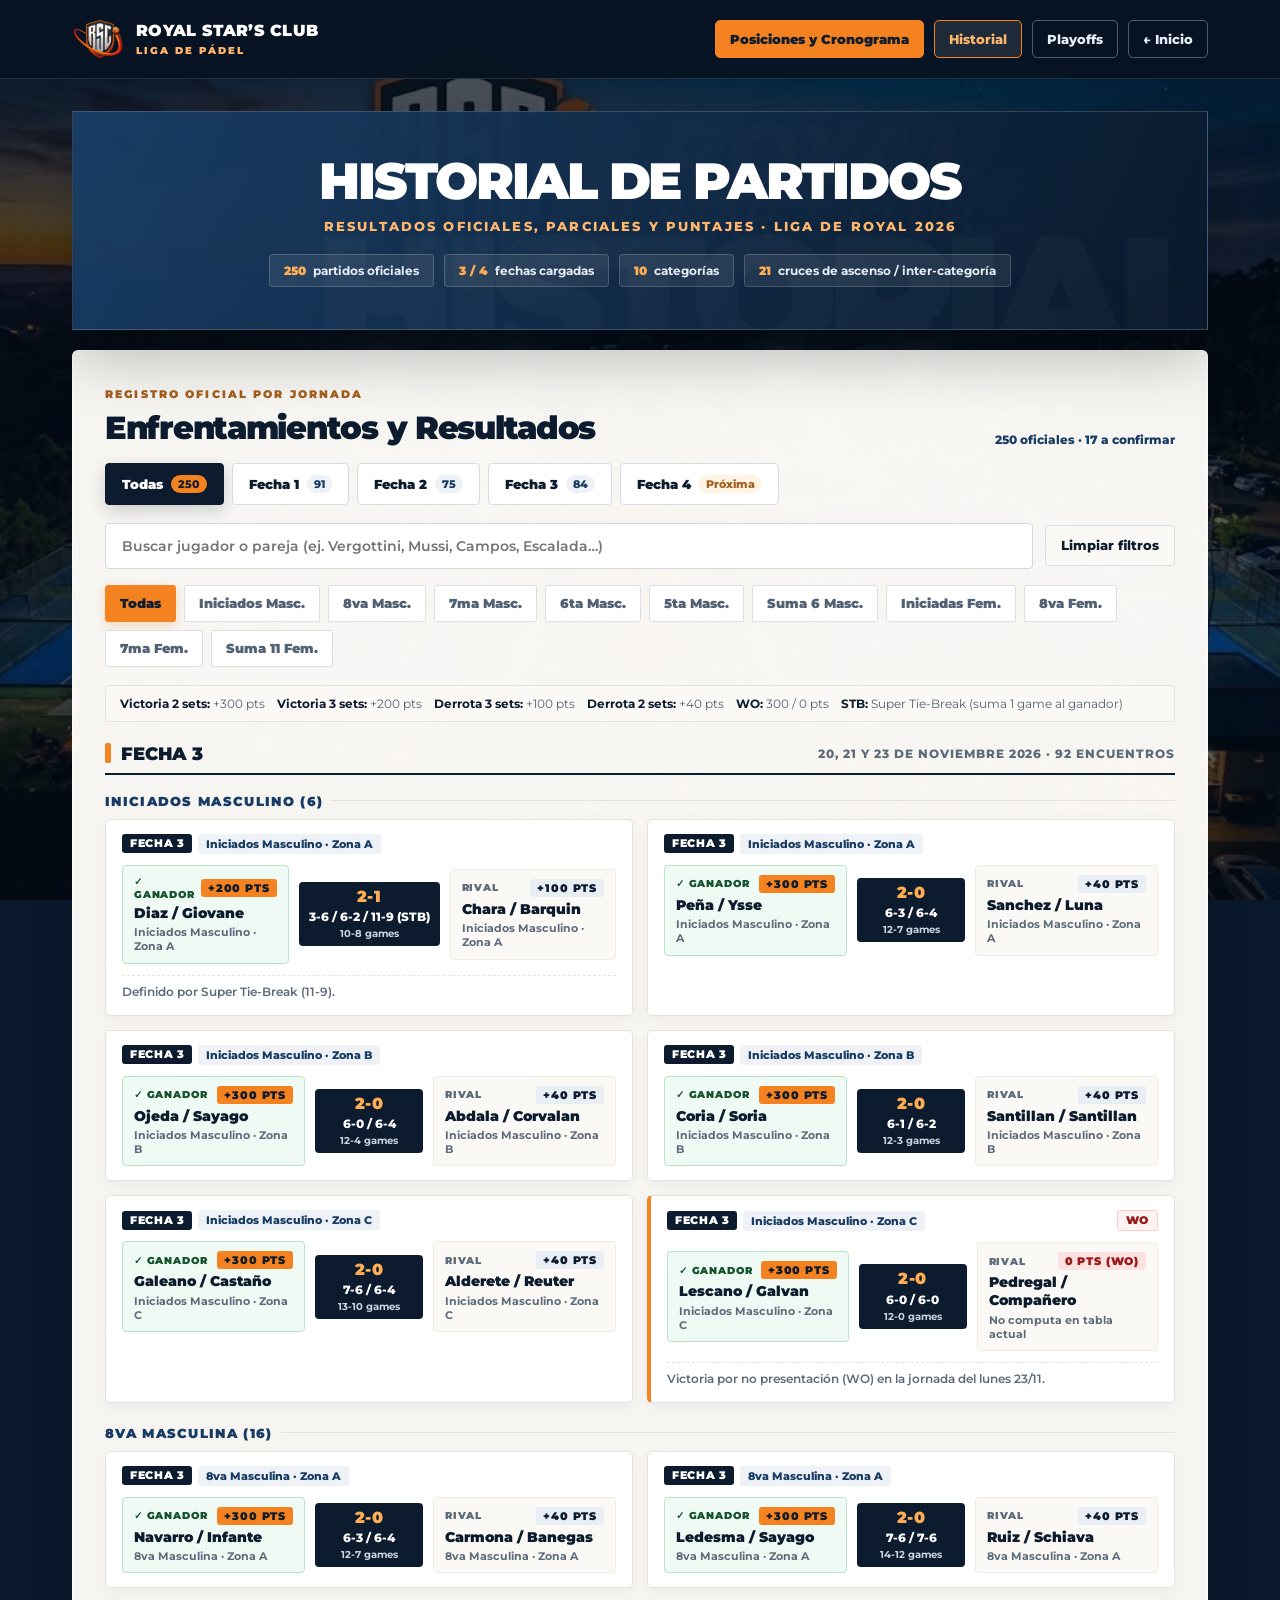
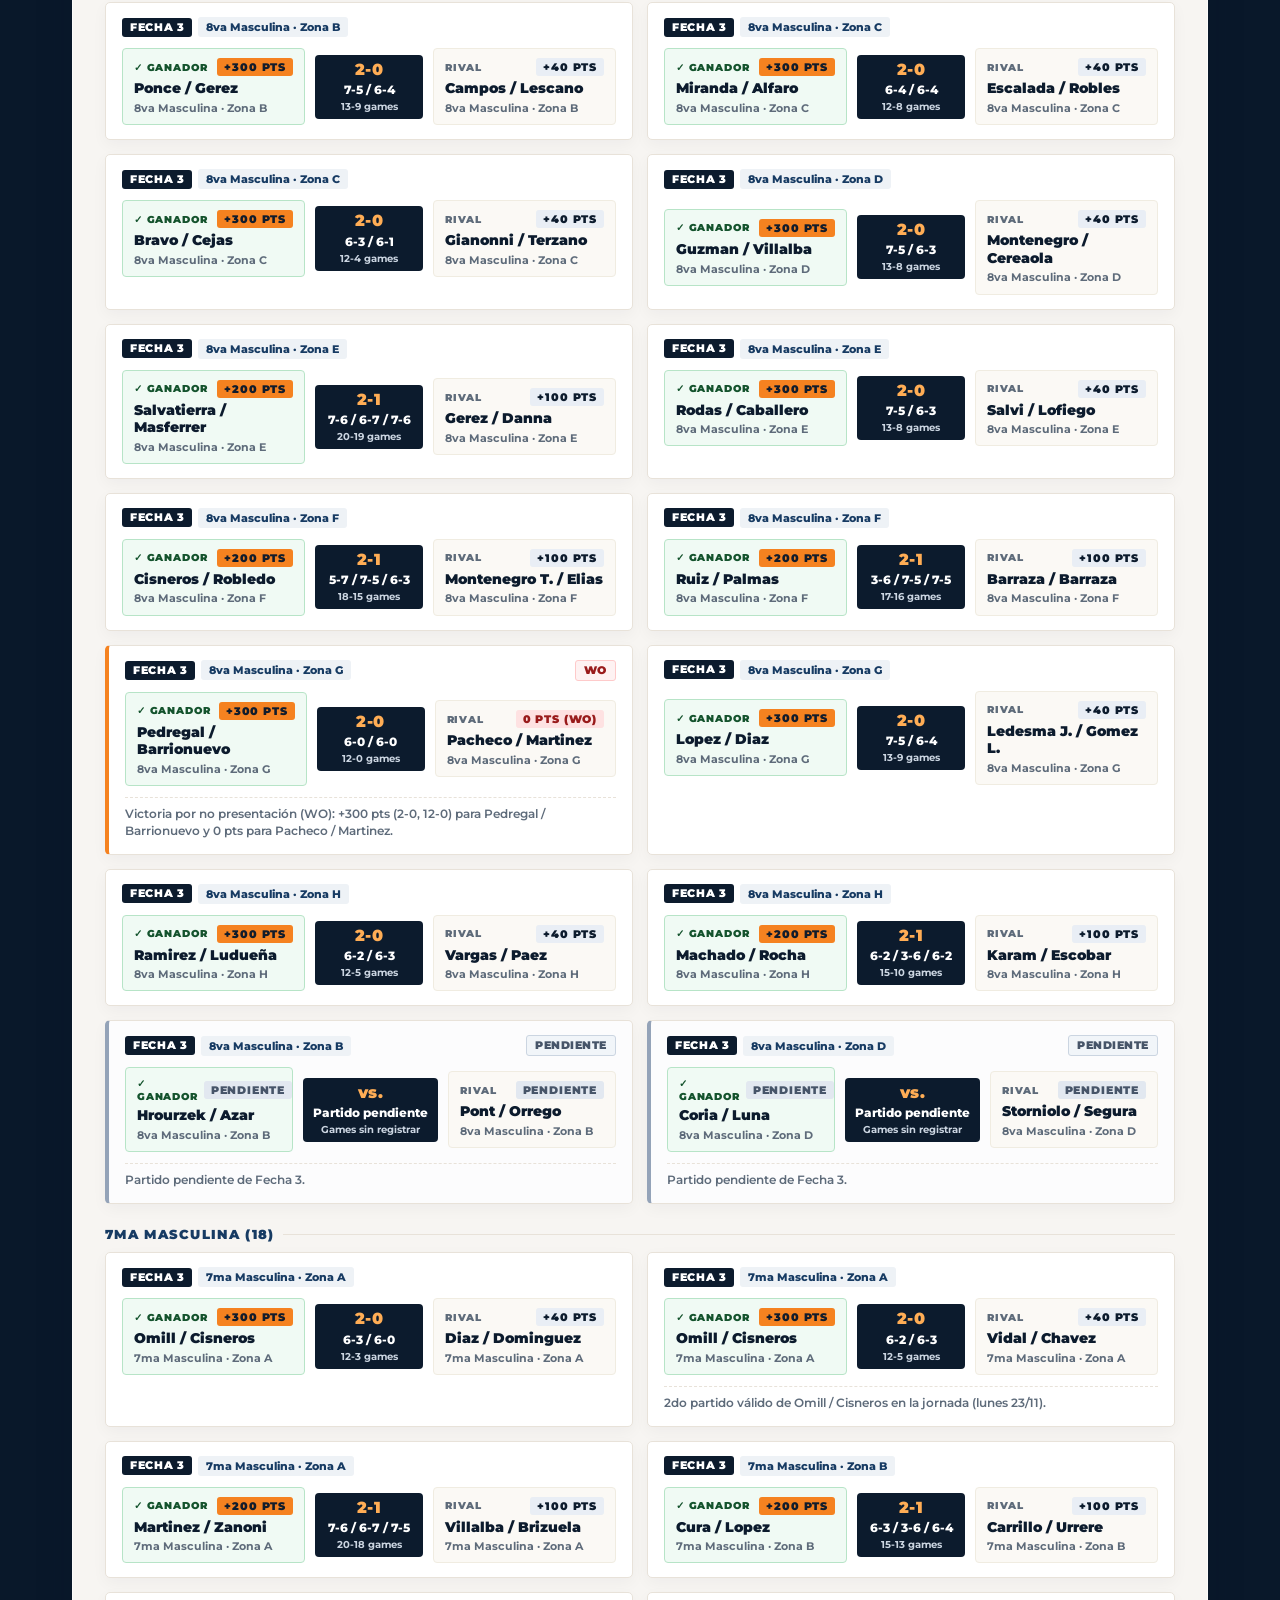
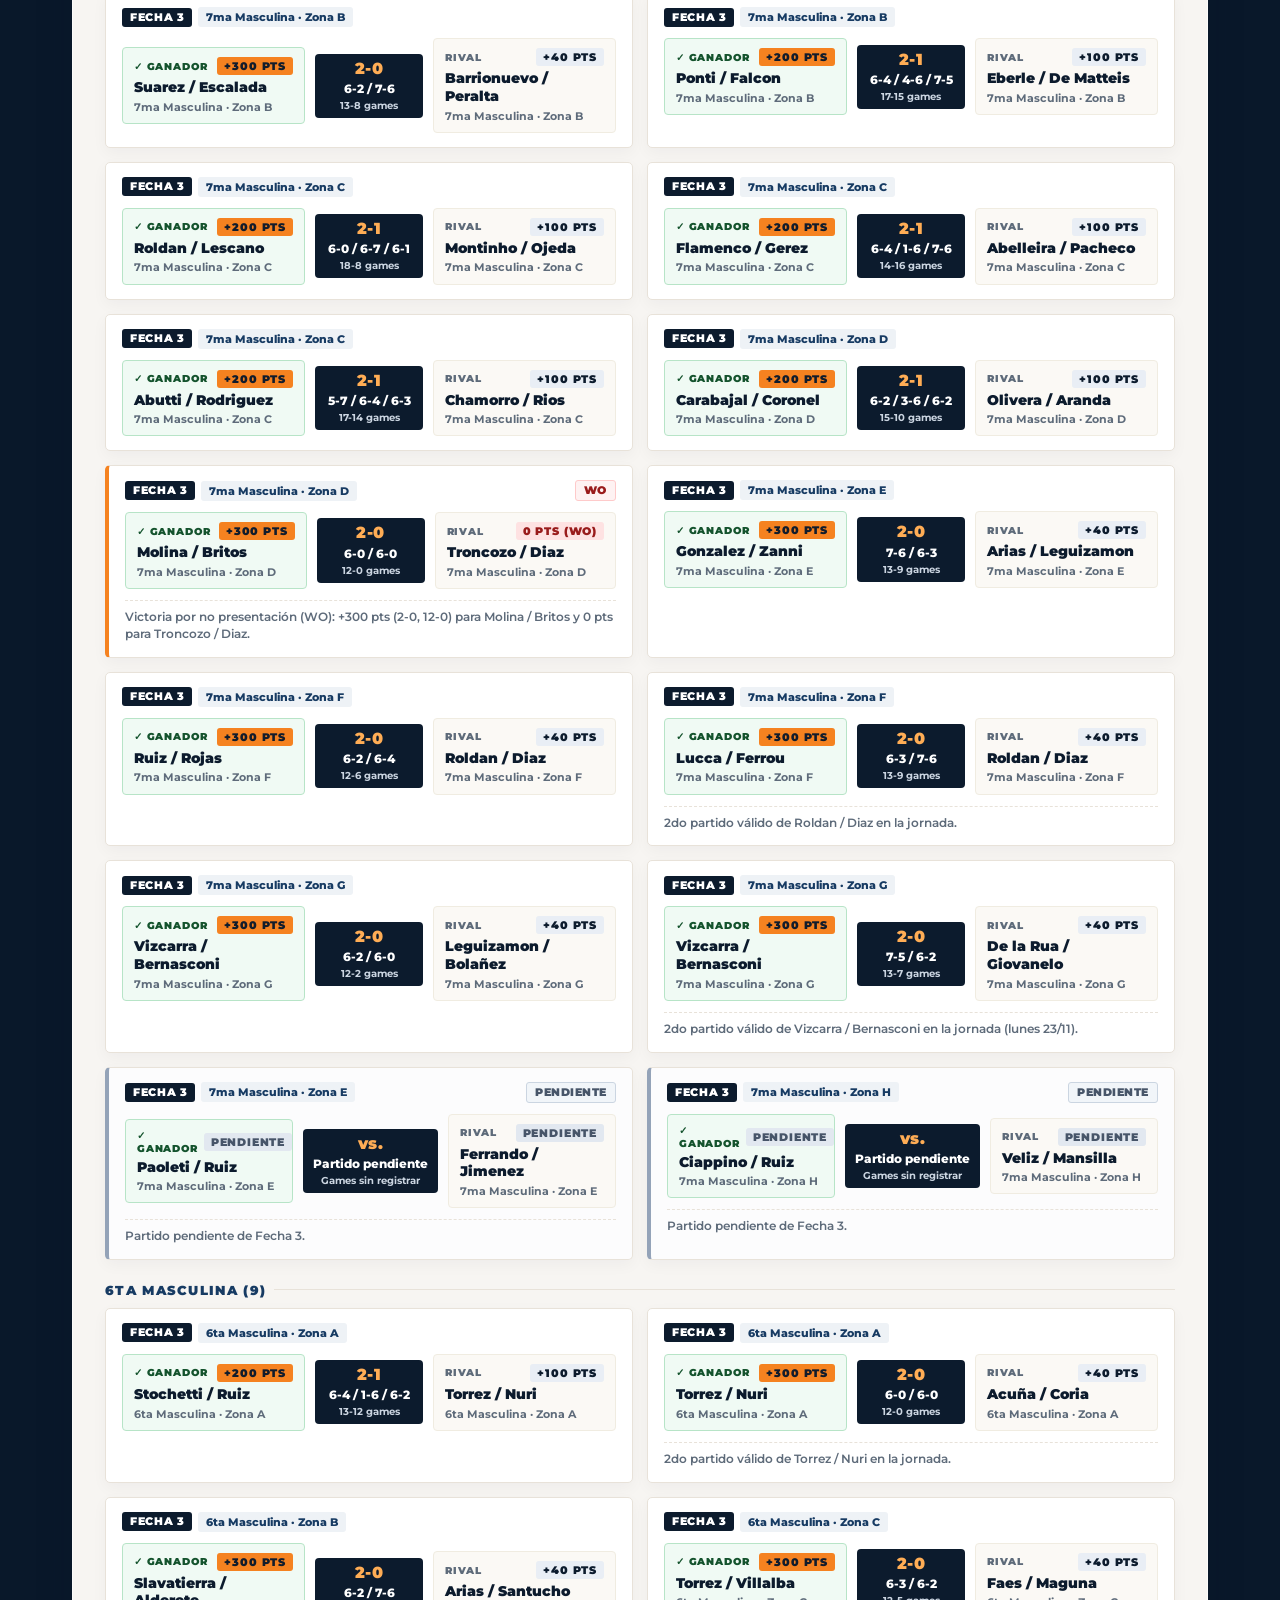
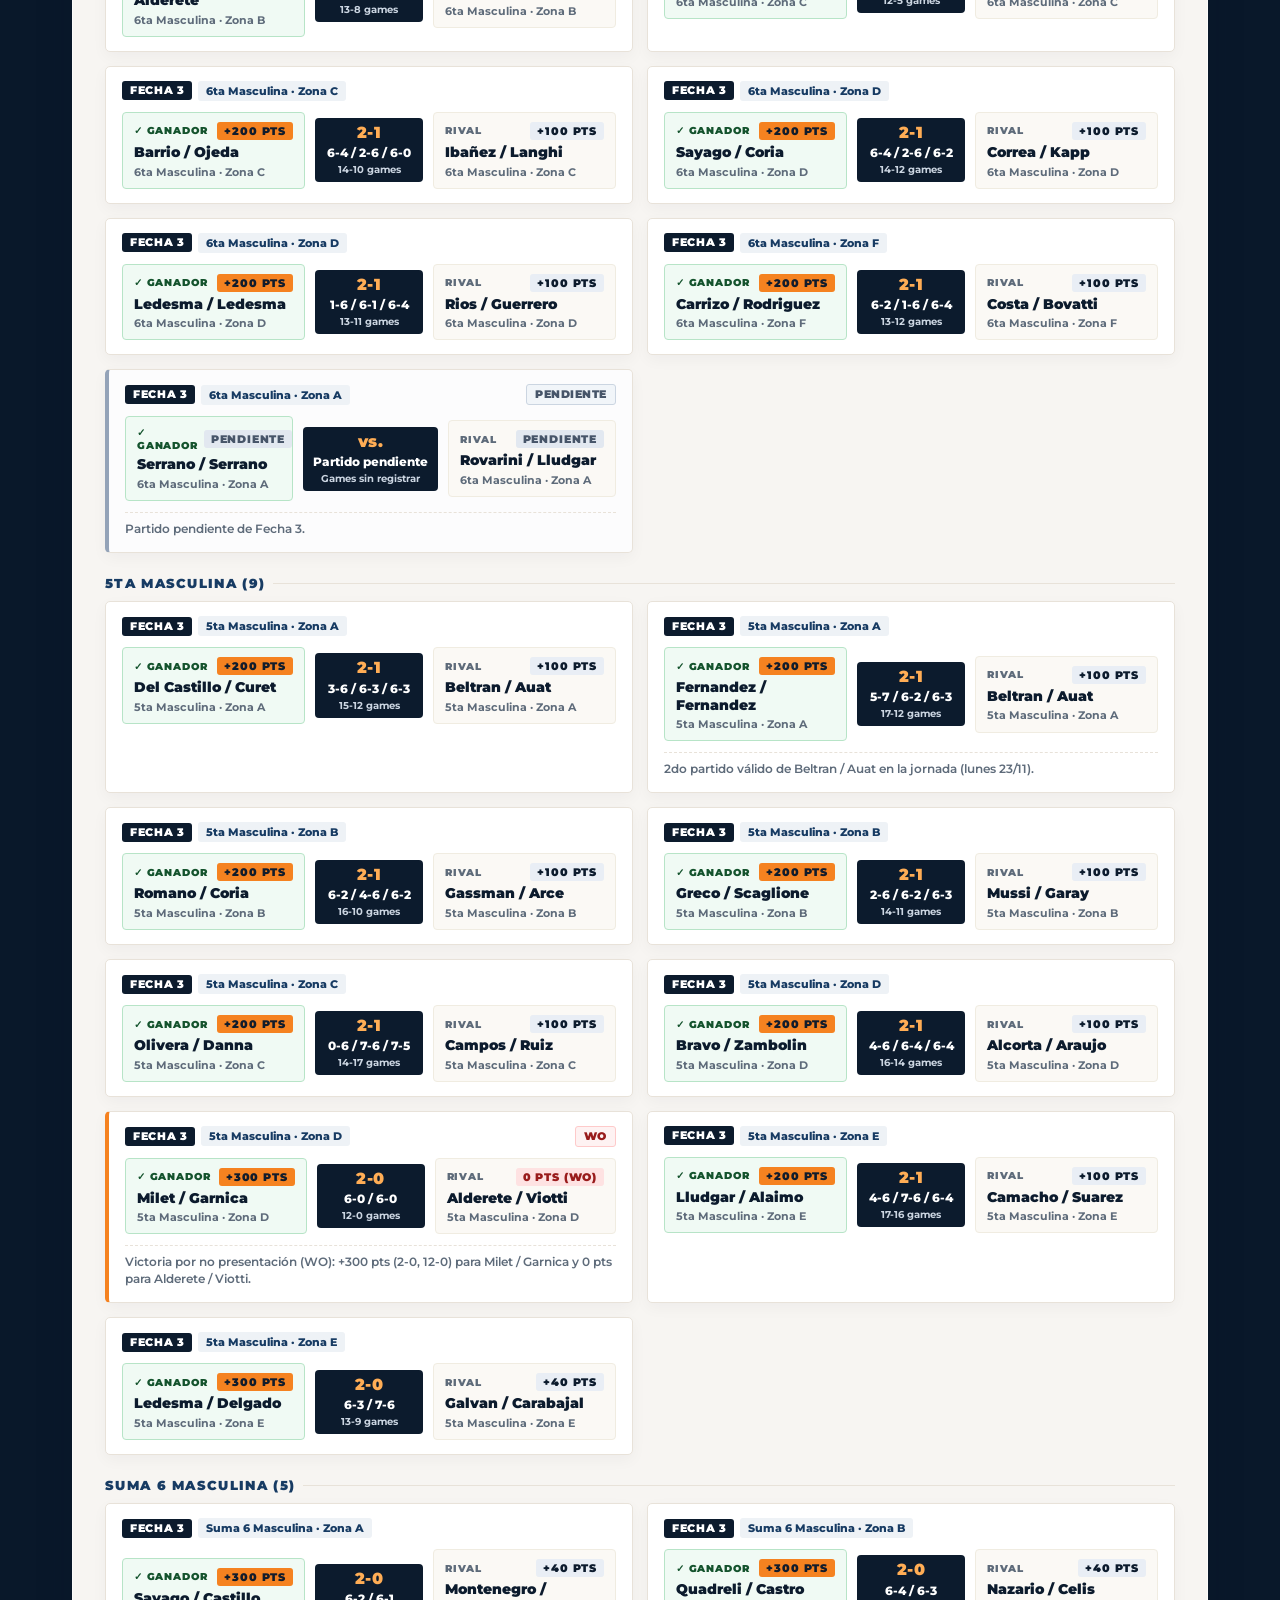
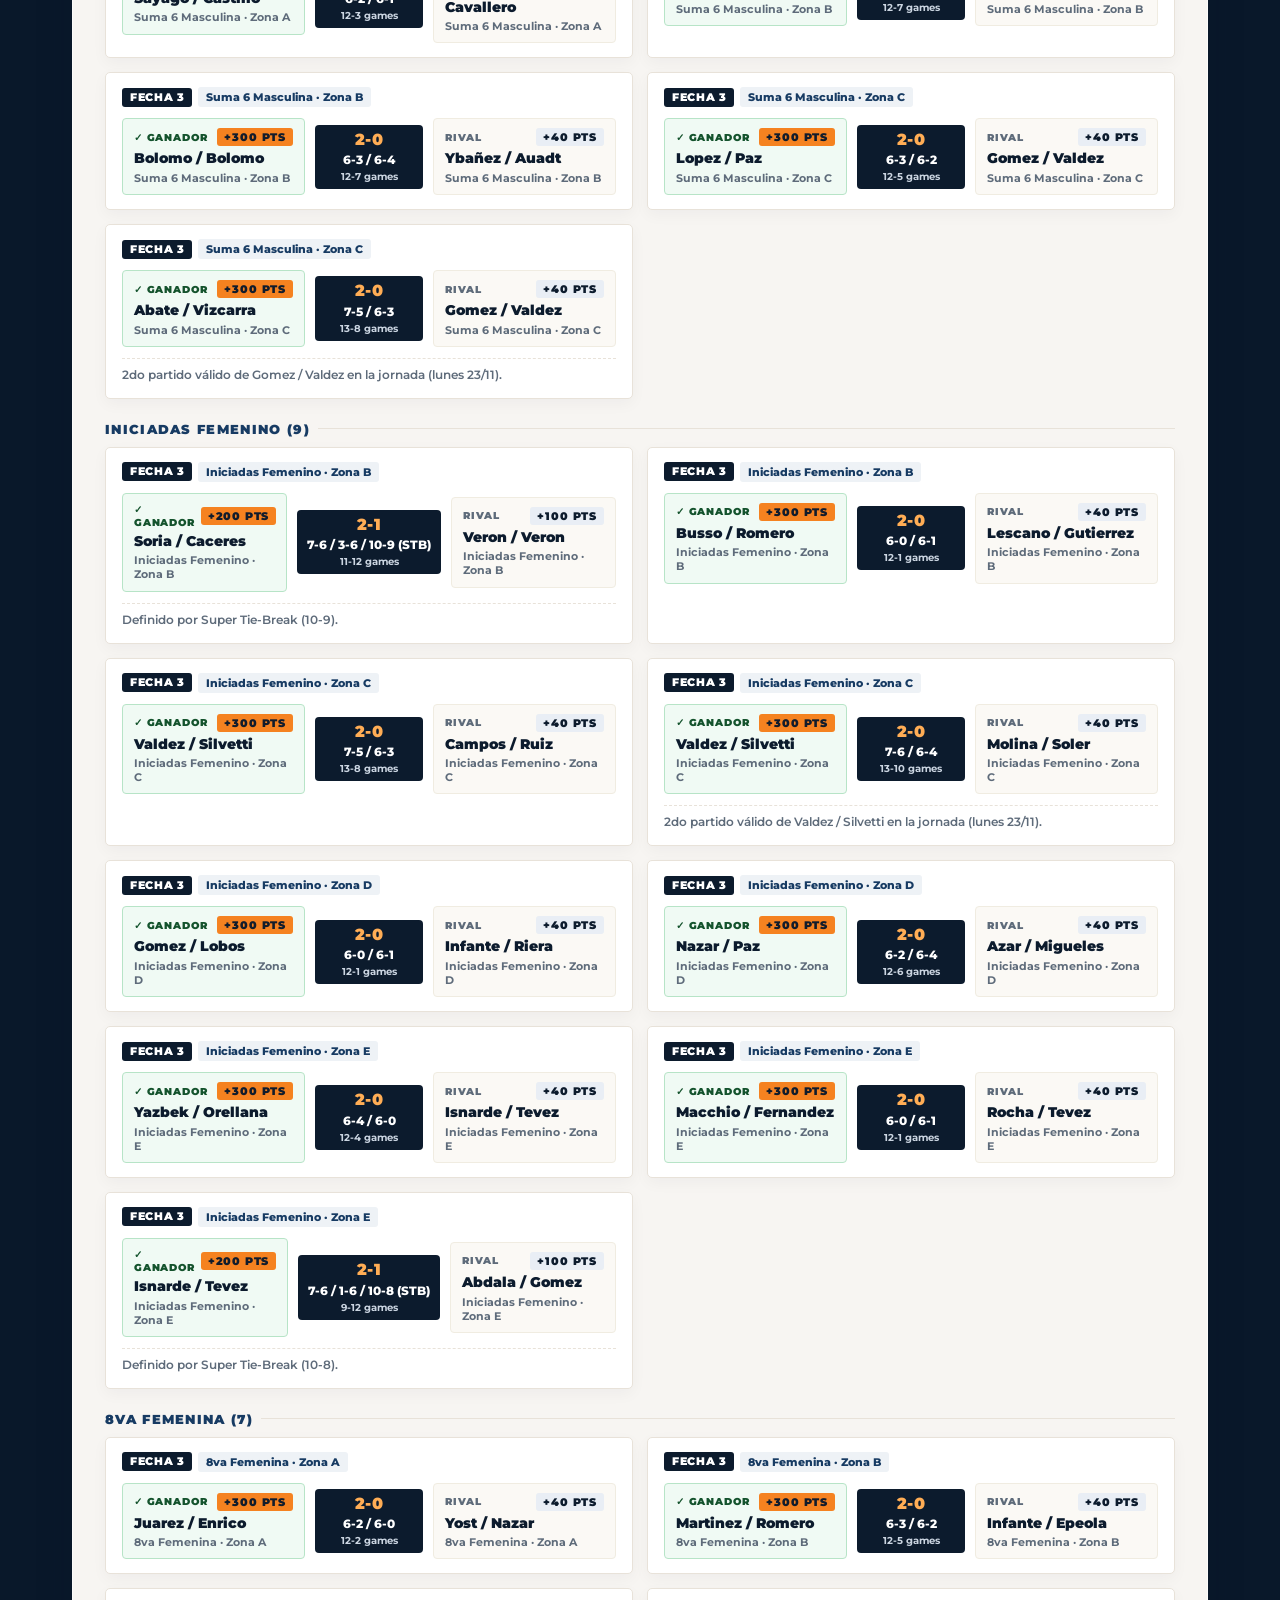
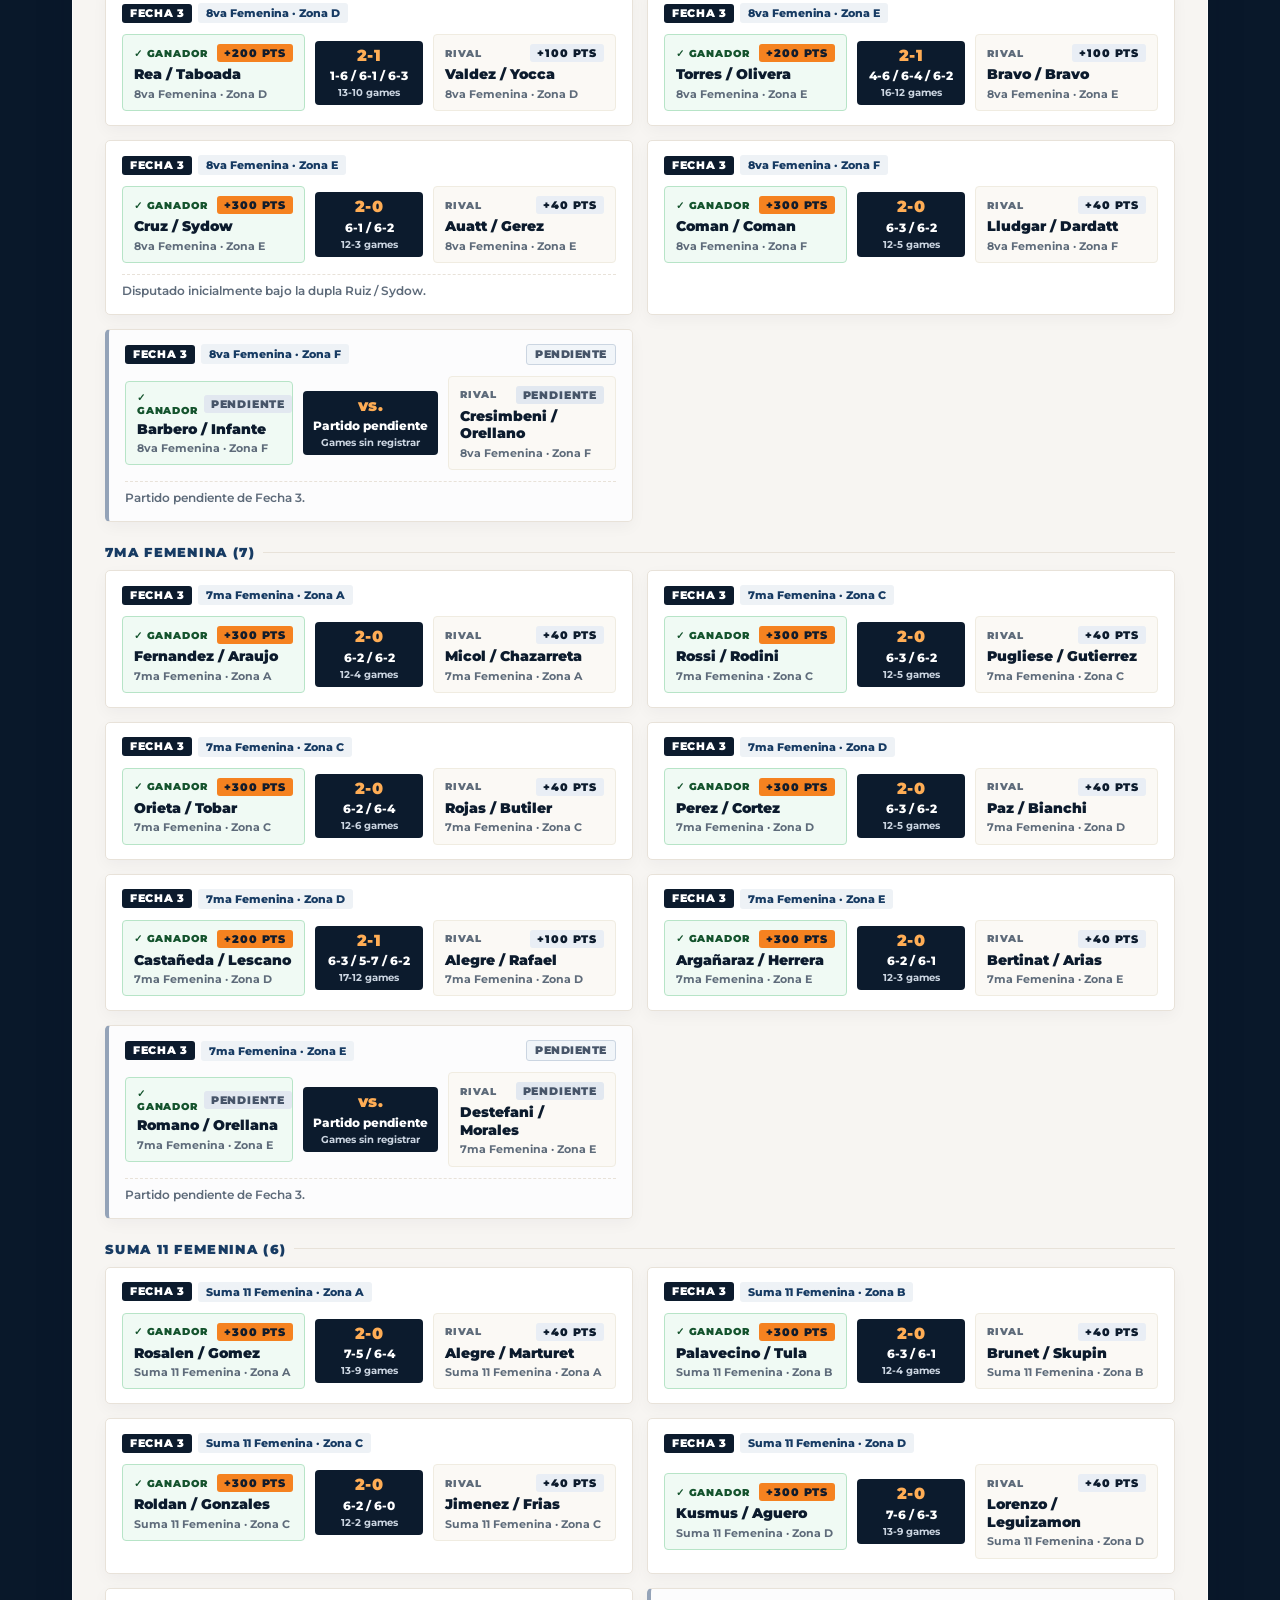
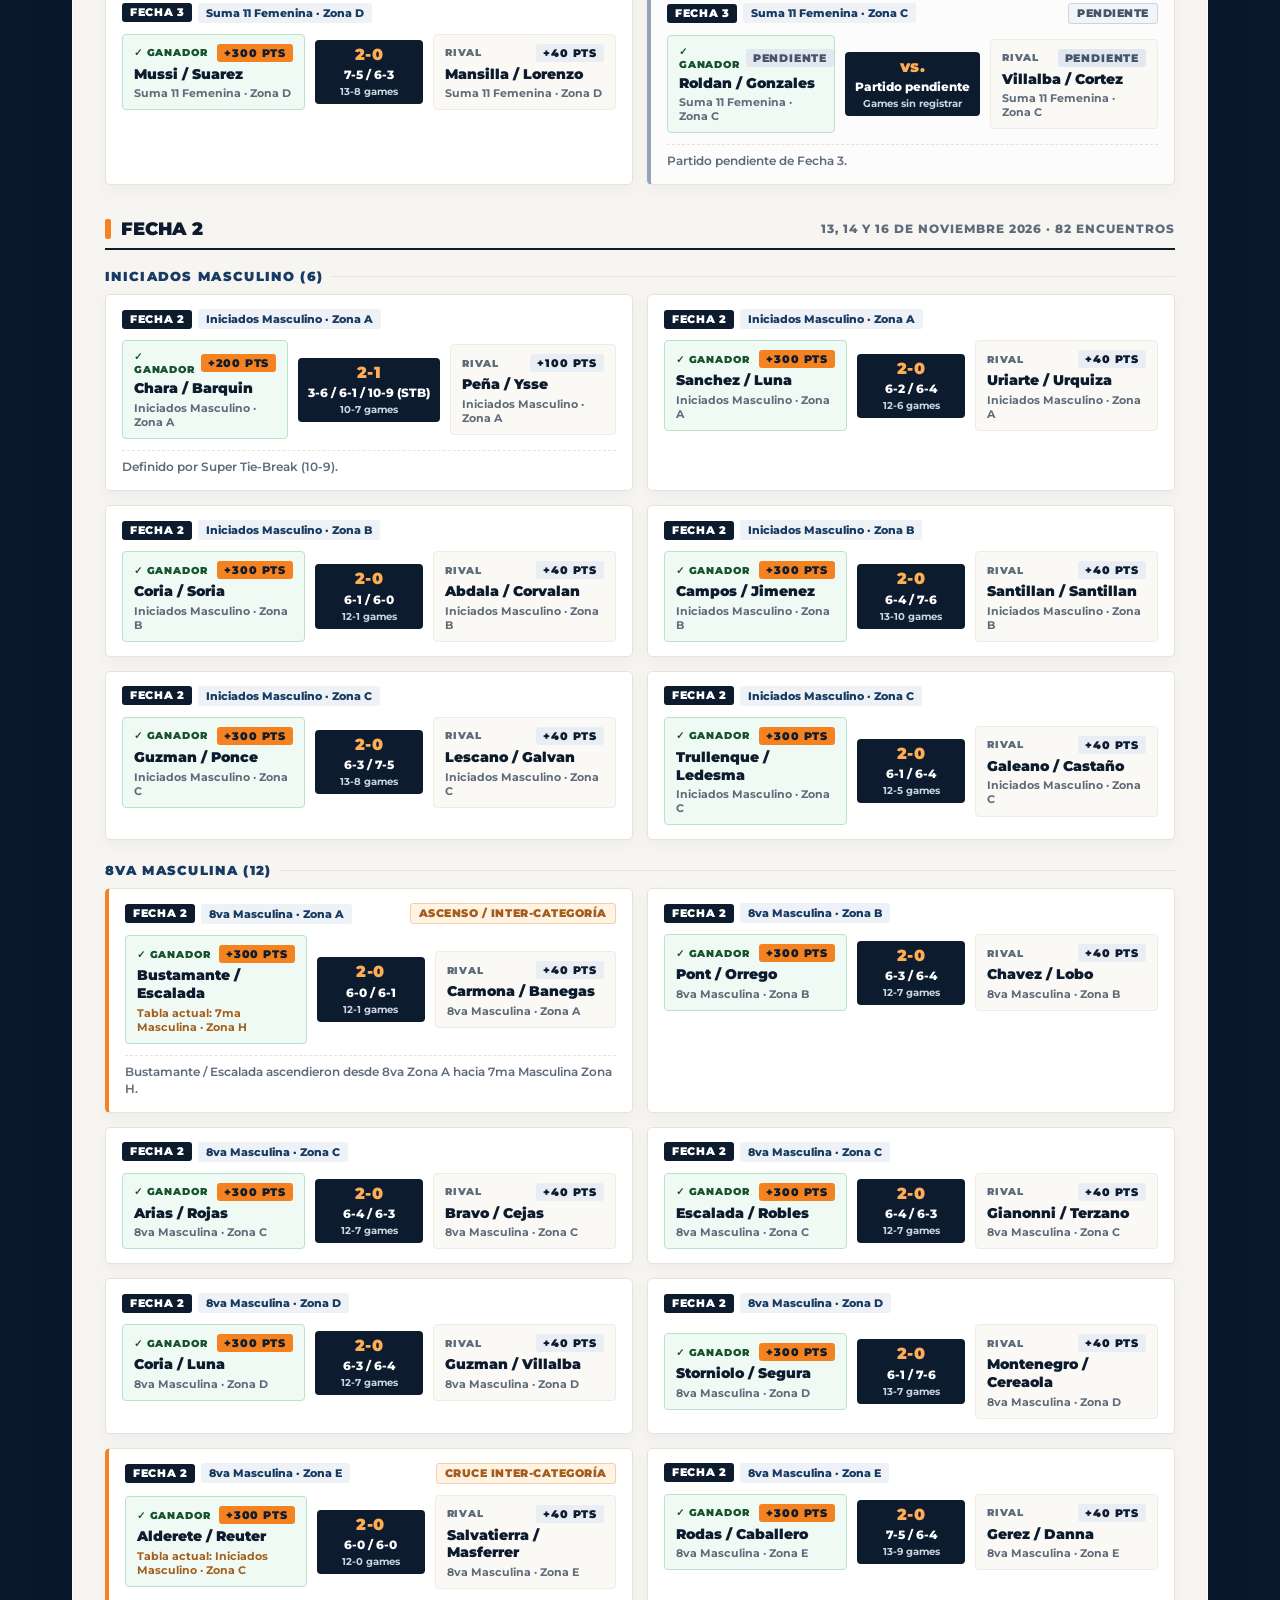
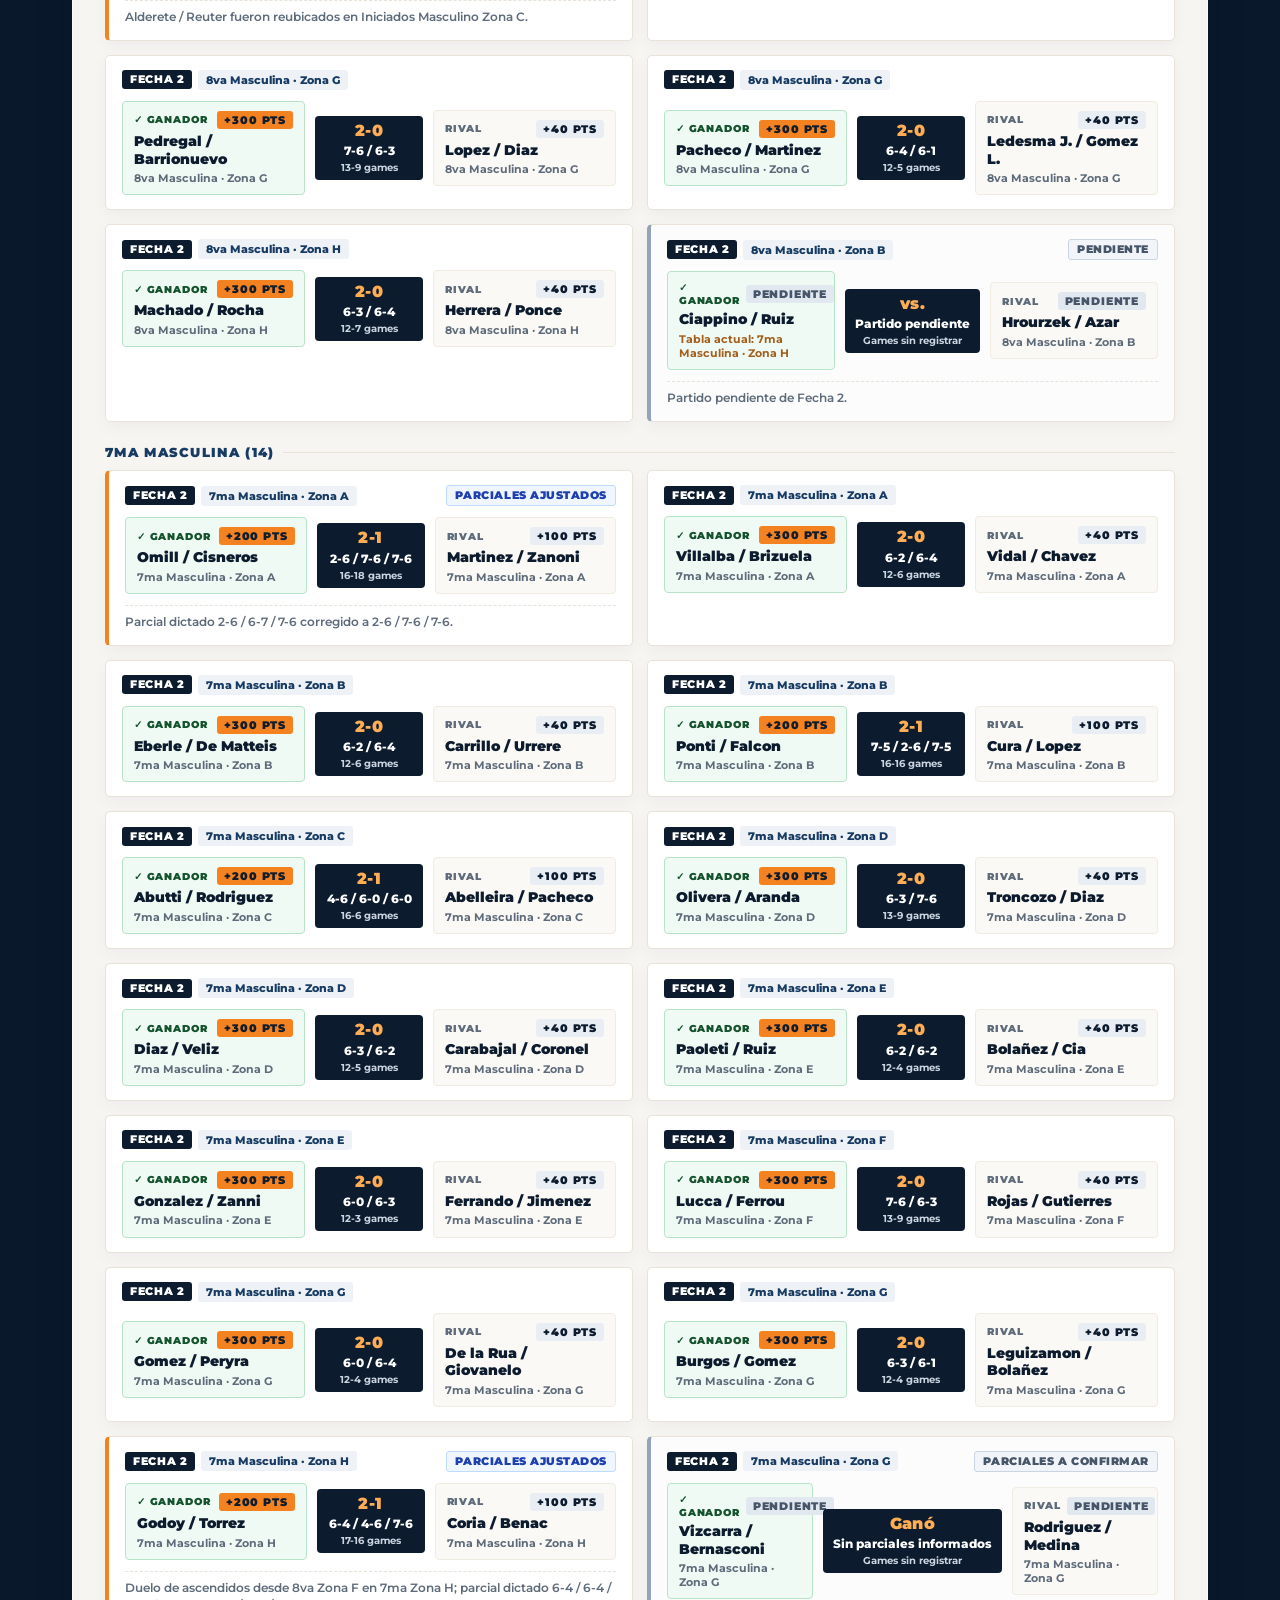
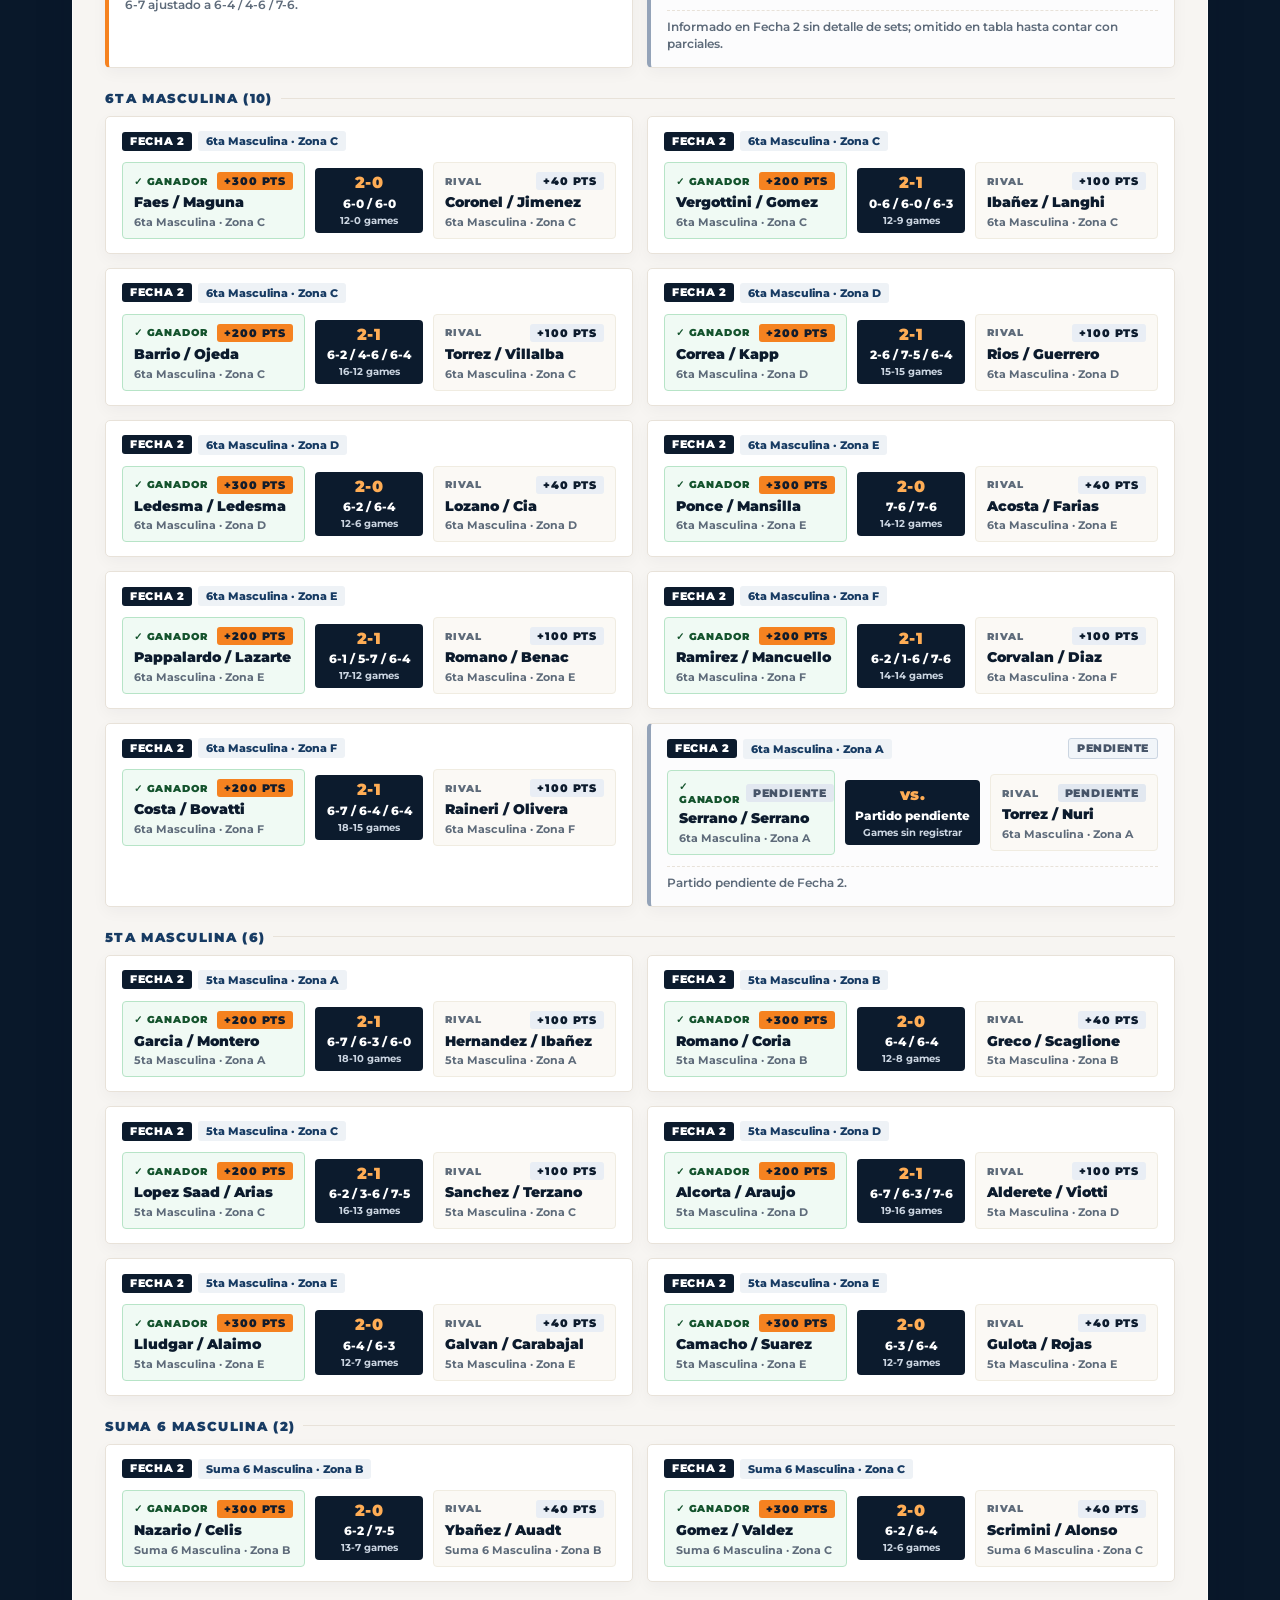
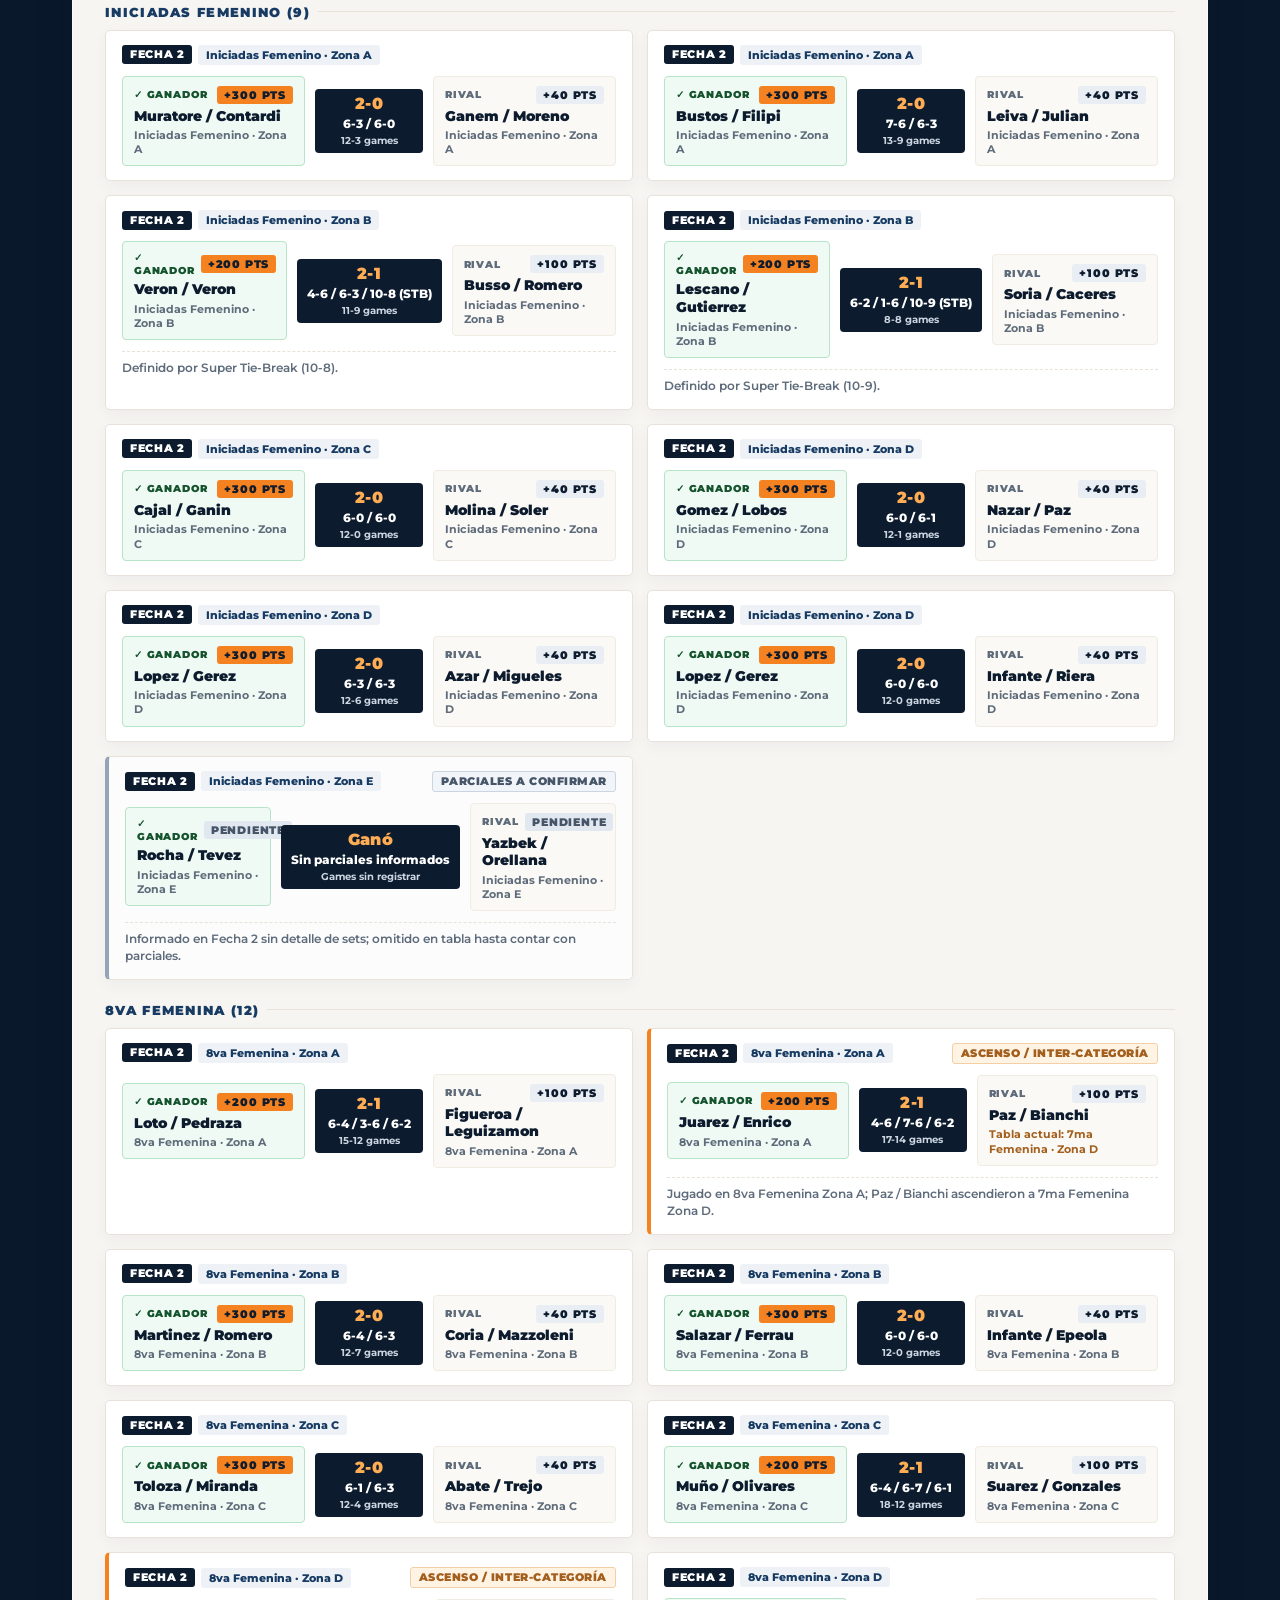
<file: historial.html>
<!doctype html>
<html lang="es">
<head>
  <meta charset="utf-8">
  <meta name="viewport" content="width=device-width, initial-scale=1">
  <meta name="theme-color" content="#0c1b2d">
  <meta name="description" content="Historial oficial de enfrentamientos, parciales y puntajes por fecha de la Liga de Royal en Royal Star’s Club.">
  <title>Historial de Partidos | Liga de Royal</title>
  <link rel="icon" type="image/png" href="favicon-royal.png">
  <link href="https://fonts.googleapis.com/css2?family=Montserrat:wght@400;500;600;700;800;900&display=swap" rel="stylesheet">
  <style>
    :root{
      --navy:#0c1b2d;
      --blue:#173b63;
      --blue2:#2d5686;
      --orange:#f58220;
      --orange2:#ffad55;
      --ink:#172231;
      --muted:#5e6b7a;
      --paper:#fffdf9;
      --border:#e8e2d9;
      --win-bg:#f0faf4;
      --win-border:#b7e4c7;
      --win-ink:#14532d;
    }
    *{box-sizing:border-box;scroll-behavior:smooth}
    body{margin:0;min-height:100vh;font-family:Montserrat,sans-serif;color:var(--ink);background:#09182a}
    body::before{content:"";position:fixed;inset:0;z-index:-2;background:url('fondo-royal.png') center/cover no-repeat}
    body::after{content:"";position:fixed;inset:0;z-index:-1;background:linear-gradient(135deg,rgba(4,13,25,.74),rgba(5,16,29,.60))}
    a{color:inherit}

    /* TOPBAR */
    .topbar{background:rgba(8,20,35,.94);backdrop-filter:blur(12px);border-bottom:1px solid #ffffff20;color:#fff;position:sticky;top:0;z-index:50}
    .topbar-inner{max-width:1180px;margin:auto;padding:13px 22px;display:flex;align-items:center;justify-content:space-between;gap:1rem}
    .brand{display:flex;align-items:center;gap:12px;text-decoration:none;color:#fff;font-weight:900;letter-spacing:.02em}
    .brand img{width:52px;height:52px;object-fit:contain}
    .brand span{display:block;font-size:1rem;line-height:1.1}
    .brand small{display:block;color:#ffb36b;font-size:.65rem;letter-spacing:.19em;margin-top:5px}
    .topbar-nav{display:flex;align-items:center;gap:10px;flex-wrap:wrap;justify-content:flex-end}
    .nav-btn{display:inline-flex;align-items:center;gap:7px;color:#e5edf7;text-decoration:none;border:1px solid #ffffff4d;padding:10px 14px;border-radius:5px;font-size:.82rem;font-weight:800;transition:all .18s ease}
    .nav-btn:hover{background:#ffffff16;color:#fff;border-color:#ffffff80}
    .nav-btn.primary{background:var(--orange);border-color:var(--orange);color:#111c2c;font-weight:900}
    .nav-btn.primary:hover{background:var(--orange2);border-color:var(--orange2);color:#111c2c}
    .nav-btn.current{background:#ffffff1a;border-color:var(--orange);color:#ffb76e}

    /* LAYOUT */
    .page{max-width:1180px;margin:0 auto;padding:32px 22px 64px}
    .hero{padding:clamp(26px,5vw,42px);background:linear-gradient(115deg,rgba(24,61,101,.97),rgba(9,25,44,.96));border:1px solid #ffffff2c;box-shadow:0 24px 60px #0004;color:#fff;text-align:center;margin-bottom:20px;position:relative;overflow:hidden}
    .hero::after{content:"HISTORIAL";position:absolute;right:-.03em;bottom:-.32em;font-size:clamp(4.5rem,14vw,11rem);font-weight:900;letter-spacing:-.08em;color:#ffffff07;line-height:1;pointer-events:none}
    .hero h1{font-size:clamp(1.9rem,4vw,3.3rem);letter-spacing:-.04em;line-height:1.05;margin:0;font-weight:900;text-transform:uppercase;position:relative;z-index:1}
    .hero p{color:#ffb76e;font-weight:800;font-size:.84rem;letter-spacing:.16em;text-transform:uppercase;margin:10px 0 0;position:relative;z-index:1}
    .hero-stats{display:flex;justify-content:center;flex-wrap:wrap;gap:10px;margin-top:20px;position:relative;z-index:1}
    .hero-stat{background:#ffffff14;border:1px solid #ffffff2e;padding:8px 14px;border-radius:4px;font-size:.76rem;font-weight:700;color:#e5edf7}
    .hero-stat strong{color:var(--orange2);font-weight:900;margin-right:4px}

    .panel{background:rgba(255,253,249,.97);padding:clamp(20px,3vw,32px);border:1px solid #ffffffa8;box-shadow:0 15px 38px #08172926;border-radius:6px}
    .kicker{font-size:.7rem;letter-spacing:.19em;text-transform:uppercase;color:#a35f1d;font-weight:900}
    .panel-head{display:flex;align-items:flex-end;justify-content:space-between;gap:14px;flex-wrap:wrap;margin-bottom:16px}
    .panel h2{font-size:clamp(1.45rem,2.5vw,2rem);font-weight:900;letter-spacing:-.04em;color:var(--navy);margin:6px 0 0}

    /* FECHA TABS */
    .fecha-tabs{display:flex;gap:8px;flex-wrap:wrap;margin:16px 0 18px}
    .fecha-tab{border:1px solid #d5dce4;background:#fff;padding:11px 16px;font:inherit;font-size:.83rem;font-weight:900;color:var(--navy);cursor:pointer;border-radius:4px;display:inline-flex;align-items:center;gap:8px;transition:all .18s ease}
    .fecha-tab:hover{border-color:var(--orange);color:var(--navy)}
    .fecha-tab.active{background:var(--navy);border-color:var(--navy);color:#fff;box-shadow:0 6px 16px rgba(12,27,45,.18)}
    .fecha-count{font-size:.7rem;font-weight:800;padding:2px 7px;border-radius:999px;background:#eef2f6;color:var(--blue)}
    .fecha-tab.active .fecha-count{background:var(--orange);color:#111c2c}
    .fecha-tab.upcoming .fecha-count{background:#fff3e4;color:#a35f1d}

    /* SEARCH & CONTROLS */
    .controls-row{display:grid;grid-template-columns:1fr auto;gap:12px;align-items:center;margin-bottom:16px}
    .search-box{position:relative}
    .search-input{width:100%;padding:13px 40px 13px 16px;border:1px solid #cfd8e3;border-radius:4px;background:#fff;font:inherit;font-size:.9rem;font-weight:600;color:var(--navy);transition:border-color .18s ease,box-shadow .18s ease}
    .search-input:focus{outline:none;border-color:var(--orange);box-shadow:0 0 0 3px rgba(245,130,32,.18)}
    .search-clear{position:absolute;right:10px;top:50%;transform:translateY(-50%);border:0;background:#eef2f6;color:var(--navy);width:24px;height:24px;border-radius:50%;font-weight:900;cursor:pointer;display:none;align-items:center;justify-content:center;font-size:.85rem}
    .search-clear.visible{display:inline-flex}
    .reset-btn{border:1px solid #d9dfe6;background:#fbf9f5;color:var(--navy);padding:12px 15px;border-radius:4px;font:inherit;font-size:.8rem;font-weight:800;cursor:pointer;white-space:nowrap;transition:all .18s ease}
    .reset-btn:hover{border-color:var(--orange);color:#a35f1d}

    /* CATEGORY FILTER BAR (EXACT MATCH WITH cronograma.html) */
    .zonas-filter-bar{display:flex;gap:8px;flex-wrap:wrap;margin:0 0 18px}
    .zonas-filter-btn{border:1px solid #d9dfe6;background:#fff;padding:10px 14px;font:inherit;font-size:.8rem;font-weight:900;color:#536174;cursor:pointer;border-radius:3px;transition:all .18s ease}
    .zonas-filter-btn:hover{border-color:var(--orange);color:var(--navy)}
    .zonas-filter-btn.active{background:var(--orange);border-color:var(--orange);color:#111c2c;box-shadow:0 4px 12px rgba(245,130,32,.25)}

    /* LEGEND & META BAR */
    .pos-legend{display:flex;flex-wrap:wrap;gap:12px;font-size:.75rem;color:#536174;margin-bottom:20px;background:#fbf9f5;padding:10px 14px;border-radius:4px;border:1px solid var(--border);align-items:center;justify-content:space-between}
    .legend-items{display:flex;flex-wrap:wrap;gap:12px}
    .legend-items span strong{color:var(--navy)}
    .results-meta{font-size:.78rem;font-weight:800;color:var(--blue)}

    /* PLAYER SUMMARY BANNER (WHEN SEARCHING) */
    .player-summary{display:none;background:linear-gradient(115deg,#0c1b2d,#173b63);color:#fff;border-left:5px solid var(--orange);border-radius:5px;padding:16px 18px;margin-bottom:22px;box-shadow:0 10px 24px rgba(12,27,45,.15)}
    .player-summary.visible{display:block}
    .player-summary-title{font-size:.72rem;text-transform:uppercase;letter-spacing:.16em;color:var(--orange2);font-weight:900;margin:0 0 10px}
    .player-summary-grid{display:grid;grid-template-columns:repeat(auto-fit,minmax(260px,1fr));gap:10px}
    .player-pill{background:#ffffff12;border:1px solid #ffffff24;border-radius:4px;padding:10px 12px;display:flex;align-items:center;justify-content:space-between;gap:10px}
    .player-pill-name{font-weight:800;font-size:.88rem;color:#fff}
    .player-pill-cat{font-size:.7rem;color:#cbd5e1;font-weight:700;margin-top:2px}
    .player-pill-stats{text-align:right;white-space:nowrap}
    .player-pill-pts{font-size:.95rem;font-weight:900;color:var(--orange2)}
    .player-pill-rec{font-size:.7rem;color:#d6e1ed;font-weight:700}

    /* GROUP HEADERS */
    .fecha-section{margin-bottom:32px}
    .fecha-section:last-child{margin-bottom:0}
    .fecha-heading{display:flex;align-items:center;justify-content:space-between;gap:12px;flex-wrap:wrap;border-bottom:2px solid var(--navy);padding-bottom:8px;margin:0 0 18px}
    .fecha-heading h3{margin:0;font-size:1.15rem;font-weight:900;color:var(--navy);text-transform:uppercase;display:flex;align-items:center;gap:10px}
    .fecha-heading h3::before{content:"";display:inline-block;width:6px;height:20px;background:var(--orange);border-radius:2px}
    .fecha-heading span{font-size:.76rem;font-weight:800;color:var(--muted);text-transform:uppercase;letter-spacing:.08em}

    .cat-group{margin-bottom:22px}
    .cat-group:last-child{margin-bottom:0}
    .cat-group-title{font-size:.82rem;font-weight:900;color:var(--blue);text-transform:uppercase;letter-spacing:.1em;margin:0 0 10px;display:flex;align-items:center;gap:8px}
    .cat-group-title::after{content:"";flex:1;height:1px;background:#e8e2d9}

    /* MATCH CARDS GRID */
    .matches-grid{display:grid;grid-template-columns:repeat(auto-fill,minmax(460px,1fr));gap:14px}
    .match-card{background:#fff;border:1px solid var(--border);border-radius:5px;padding:14px 16px;box-shadow:0 5px 15px rgba(8,23,41,.04);display:flex;flex-direction:column;gap:11px;transition:border-color .18s ease,box-shadow .18s ease}
    .match-card:hover{border-color:#e4c4a2;box-shadow:0 8px 22px rgba(8,23,41,.08)}
    .match-card.is-special{border-left:4px solid var(--orange)}
    .match-card.is-uncomputed{border-left:4px solid #94a3b8;background:#fcfcfd}

    .match-top{display:flex;align-items:center;justify-content:space-between;gap:8px;flex-wrap:wrap;font-size:.72rem}
    .match-meta-left{display:flex;align-items:center;gap:6px;flex-wrap:wrap}
    .chip-fecha{background:var(--navy);color:#fff;font-weight:900;padding:3px 8px;border-radius:3px;text-transform:uppercase;letter-spacing:.06em;font-size:.66rem}
    .chip-cat{background:#eef2f6;color:var(--blue);font-weight:800;padding:3px 8px;border-radius:3px;font-size:.7rem}
    .chip-badge{font-weight:900;padding:3px 8px;border-radius:3px;font-size:.67rem;text-transform:uppercase;letter-spacing:.05em}
    .chip-badge.ascenso{background:#fff3e4;color:#a35f1d;border:1px solid #f2cfa6}
    .chip-badge.wo{background:#fef2f2;color:#991b1b;border:1px solid #fecaca}
    .chip-badge.info{background:#eff6ff;color:#1e40af;border:1px solid #bfdbfe}
    .chip-badge.pending{background:#f1f5f9;color:#475569;border:1px solid #cbd5e1}

    .match-body{display:grid;grid-template-columns:1fr auto 1fr;gap:10px;align-items:center}
    .team-box{padding:9px 11px;border-radius:4px;border:1px solid #f0ece1;background:#fbf9f5;min-width:0}
    .team-box.winner{background:var(--win-bg);border-color:var(--win-border)}
    .team-role{display:flex;align-items:center;justify-content:space-between;gap:6px;margin-bottom:4px;font-size:.64rem;font-weight:900;text-transform:uppercase;letter-spacing:.08em}
    .team-box.winner .team-role{color:var(--win-ink)}
    .team-box.loser .team-role{color:var(--muted)}
    .team-name{font-size:.88rem;font-weight:900;color:var(--navy);line-height:1.25;word-break:break-word}
    .team-sub{font-size:.68rem;font-weight:700;color:var(--muted);margin-top:3px;line-height:1.3}
    .team-sub.moved{color:#a35f1d}
    .pts-pill{display:inline-block;padding:2px 7px;border-radius:3px;font-size:.7rem;font-weight:900;white-space:nowrap}
    .pts-pill.win{background:var(--orange);color:#111c2c}
    .pts-pill.lose{background:#e9eef5;color:var(--navy)}
    .pts-pill.zero{background:#fee2e2;color:#991b1b}
    .pts-pill.tbd{background:#e2e8f0;color:#475569}

    .score-center{text-align:center;padding:6px 10px;background:var(--navy);color:#fff;border-radius:4px;min-width:108px}
    .score-sets{font-size:.98rem;font-weight:900;letter-spacing:.03em;color:var(--orange2);line-height:1.1}
    .score-parciales{font-size:.76rem;font-weight:800;color:#fff;margin-top:4px;white-space:nowrap}
    .score-games{font-size:.64rem;font-weight:700;color:#cbd5e1;margin-top:3px}

    .match-foot{display:flex;align-items:center;justify-content:space-between;gap:10px;flex-wrap:wrap;padding-top:8px;border-top:1px dashed #e8e2d9;font-size:.73rem;color:var(--muted);line-height:1.45}
    .match-note{font-weight:600}
    .cronica-link{color:var(--orange);font-weight:900;text-decoration:none;white-space:nowrap}
    .cronica-link:hover{text-decoration:underline}

    /* EMPTY STATE */
    .empty-state{text-align:center;padding:46px 24px;background:#fbf9f5;border:1px dashed #d8cfc3;border-radius:6px;margin-top:8px}
    .empty-icon{width:54px;height:54px;border-radius:50%;background:#fff3e4;border:1px solid #f0d7b7;color:var(--orange);display:grid;place-items:center;margin:0 auto 14px;font-size:1.5rem;font-weight:900}
    .empty-state h3{margin:0 0 8px;color:var(--navy);font-size:1.2rem;font-weight:900}
    .empty-state p{margin:0 auto 18px;max-width:480px;color:var(--muted);font-size:.88rem;line-height:1.6}
    .empty-cta{display:inline-flex;align-items:center;gap:8px;background:var(--orange);color:#111c2c;font-weight:900;text-decoration:none;padding:11px 18px;border-radius:4px;font-size:.82rem}
    .empty-cta:hover{background:var(--orange2)}

    .footer{text-align:center;color:#d5deea;padding:28px 10px 0;font-size:.78rem}
    .footer a{color:#ffb36b;text-decoration:none;font-weight:700}
    .footer a:hover{text-decoration:underline}

    @media(max-width:780px){
      .matches-grid{grid-template-columns:1fr}
      .match-body{grid-template-columns:1fr;gap:8px}
      .score-center{order:-1;display:flex;align-items:center;justify-content:space-between;gap:10px;text-align:left;padding:8px 12px}
      .score-parciales,.score-games{margin-top:0}
      .controls-row{grid-template-columns:1fr}
    }
    @media(max-width:620px){
      .topbar-inner{padding:10px 15px}
      .brand img{width:42px;height:42px}
      .brand span{font-size:.82rem}
      .brand small{font-size:.55rem}
      .topbar-nav{gap:6px}
      .nav-btn{padding:8px 10px;font-size:.74rem}
      .page{padding:18px 13px 44px}
      .hero{padding:24px 18px}
      .zonas-filter-btn{flex:1 1 calc(50% - 8px);text-align:center;padding:9px 8px;font-size:.76rem}
      .fecha-tab{flex:1 1 calc(50% - 8px);justify-content:center;padding:10px 10px;font-size:.78rem}
    }
  </style>
</head>
<body>
  <header class="topbar">
    <div class="topbar-inner">
      <a class="brand" href="index.html">
        <img src="logo-royal.png" alt="Royal Star’s Club">
        <span>ROYAL STAR’S CLUB<small>LIGA DE PÁDEL</small></span>
      </a>
      <nav class="topbar-nav" aria-label="Navegación de la Liga">
        <a class="nav-btn primary" href="cronograma.html">Posiciones y Cronograma</a>
        <a class="nav-btn current" href="historial.html" aria-current="page">Historial</a>
        <a class="nav-btn" href="playoffs.html">Playoffs</a>
        <a class="nav-btn" href="index.html">← Inicio</a>
      </nav>
    </div>
  </header>

  <main class="page">
    <section class="hero">
      <h1>Historial de Partidos</h1>
      <p>Resultados oficiales, parciales y puntajes · Liga de Royal 2026</p>
      <div class="hero-stats" id="heroStats"></div>
    </section>

    <section class="panel" aria-label="Buscador y resultados de partidos">
      <div class="panel-head">
        <div>
          <span class="kicker">Registro Oficial por Jornada</span>
          <h2>Enfrentamientos y Resultados</h2>
        </div>
        <div class="results-meta" id="resultsCounter">Cargando partidos…</div>
      </div>

      <!-- SELECTOR DE FECHAS -->
      <div class="fecha-tabs" id="fechaTabs" role="tablist" aria-label="Filtrar por fecha"></div>

      <!-- BUSCADOR EN TIEMPO REAL -->
      <div class="controls-row">
        <div class="search-box">
          <input
            id="searchInput"
            class="search-input"
            type="search"
            placeholder="Buscar jugador o pareja (ej. Vergottini, Mussi, Campos, Escalada…)"
            aria-label="Buscar jugador o pareja"
            autocomplete="off"
          >
          <button type="button" class="search-clear" id="searchClear" aria-label="Limpiar búsqueda">×</button>
        </div>
        <button type="button" class="reset-btn" id="resetFilters">Limpiar filtros</button>
      </div>

      <!-- FILTRO POR CATEGORÍA -->
      <div class="zonas-filter-bar" id="categoriaTabs" role="tablist" aria-label="Filtrar por categoría"></div>

      <!-- REFERENCIAS DE PUNTUACIÓN -->
      <div class="pos-legend">
        <div class="legend-items">
          <span><strong>Victoria 2 sets:</strong> +300 pts</span>
          <span><strong>Victoria 3 sets:</strong> +200 pts</span>
          <span><strong>Derrota 3 sets:</strong> +100 pts</span>
          <span><strong>Derrota 2 sets:</strong> +40 pts</span>
          <span><strong>WO:</strong> 300 / 0 pts</span>
          <span><strong>STB:</strong> Super Tie-Break (suma 1 game al ganador)</span>
        </div>
      </div>

      <!-- RESUMEN POR JUGADOR / PAREJA AL BUSCAR -->
      <div class="player-summary" id="playerSummary" aria-live="polite"></div>

      <!-- LISTADO DE RESULTADOS -->
      <div id="matchesContainer" aria-live="polite"></div>
    </section>

    <footer class="footer">
      © 2026 Royal Star’s Club ·
      <a href="cronograma.html">Ver Posiciones y Cronograma</a> ·
      <a href="playoffs.html">Playoffs y Cuadros</a> ·
      <a href="liga.html">Reglamento de la Liga</a> ·
      <a href="index.html">Volver al sitio principal</a>
    </footer>
  </main>

  <script src="data/historial.js"></script>
  <script>
    (() => {
      'use strict';

      const CATEGORIAS = window.HISTORIAL_CATEGORIAS || [];
      const FECHAS = window.HISTORIAL_FECHAS || [];
      const PARTIDOS = window.HISTORIAL_PARTIDOS || [];

      const CAT_SHORT = {
        'Iniciados Masculino': 'Iniciados Masc.',
        '8va Masculina': '8va Masc.',
        '7ma Masculina': '7ma Masc.',
        '6ta Masculina': '6ta Masc.',
        '5ta Masculina': '5ta Masc.',
        'Suma 6 Masculina': 'Suma 6 Masc.',
        'Iniciadas Femenino': 'Iniciadas Fem.',
        '8va Femenina': '8va Fem.',
        '7ma Femenina': '7ma Fem.',
        'Suma 11 Femenina': 'Suma 11 Fem.'
      };

      const state = {
        fecha: 'todas',
        categoria: 'todas',
        query: ''
      };

      const $heroStats = document.getElementById('heroStats');
      const $fechaTabs = document.getElementById('fechaTabs');
      const $catTabs = document.getElementById('categoriaTabs');
      const $searchInput = document.getElementById('searchInput');
      const $searchClear = document.getElementById('searchClear');
      const $resetBtn = document.getElementById('resetFilters');
      const $counter = document.getElementById('resultsCounter');
      const $playerSummary = document.getElementById('playerSummary');
      const $container = document.getElementById('matchesContainer');

      const norm = (str) => String(str || '')
        .normalize('NFD')
        .replace(/[\u0300-\u036f]/g, '')
        .toLowerCase()
        .replace(/[.,\-_/]+/g, ' ')
        .replace(/\s+/g, ' ')
        .trim();

      const esc = (str) => String(str ?? '').replace(/[&<>"']/g, c => ({
        '&': '&amp;', '<': '&lt;', '>': '&gt;', '"': '&quot;', "'": '&#39;'
      }[c]));

      function renderHeroStats() {
        const confirmados = PARTIDOS.filter(p => p.computado);
        const fechasActivas = FECHAS.filter(f => f.disponible).length;
        const interCat = confirmados.filter(p => p.etiqueta && /ascenso|inter/i.test(p.etiqueta)).length;
        $heroStats.innerHTML = `
          <span class="hero-stat"><strong>${confirmados.length}</strong> partidos oficiales</span>
          <span class="hero-stat"><strong>${fechasActivas} / ${FECHAS.length}</strong> fechas cargadas</span>
          <span class="hero-stat"><strong>${CATEGORIAS.length}</strong> categorías</span>
          <span class="hero-stat"><strong>${interCat}</strong> cruces de ascenso / inter-categoría</span>
        `;
      }

      function renderFechaTabs() {
        const totalConfirmados = PARTIDOS.filter(p => p.computado).length;
        let html = `
          <button type="button" class="fecha-tab ${state.fecha === 'todas' ? 'active' : ''}" data-fecha="todas" role="tab" aria-selected="${state.fecha === 'todas'}">
            Todas <span class="fecha-count">${totalConfirmados}</span>
          </button>
        `;
        for (const f of FECHAS) {
          const count = PARTIDOS.filter(p => p.fecha === f.id && p.computado).length;
          const isActive = state.fecha === String(f.id);
          html += `
            <button type="button" class="fecha-tab ${isActive ? 'active' : ''} ${!f.disponible ? 'upcoming' : ''}" data-fecha="${f.id}" role="tab" aria-selected="${isActive}">
              ${esc(f.titulo)} <span class="fecha-count">${f.disponible ? count : 'Próxima'}</span>
            </button>
          `;
        }
        $fechaTabs.innerHTML = html;
      }

      function renderCatTabs() {
        let html = `
          <button type="button" class="zonas-filter-btn ${state.categoria === 'todas' ? 'active' : ''}" data-cat="todas">
            Todas
          </button>
        `;
        for (const cat of CATEGORIAS) {
          const isActive = state.categoria === cat;
          html += `
            <button type="button" class="zonas-filter-btn ${isActive ? 'active' : ''}" data-cat="${esc(cat)}">
              ${esc(CAT_SHORT[cat] || cat)}
            </button>
          `;
        }
        $catTabs.innerHTML = html;
      }

      function matchesQuery(partido, tokens) {
        if (!tokens.length) return true;
        const haystack = norm([
          partido.ganador.nombre,
          partido.perdedor.nombre,
          partido.categoriaJugada,
          partido.zonaJugada,
          partido.ganador.categoriaActual,
          partido.perdedor.categoriaActual,
          partido.etiqueta,
          partido.nota
        ].join(' '));
        return tokens.every(tok => haystack.includes(tok));
      }

      function matchesCategory(partido, cat) {
        if (cat === 'todas') return true;
        return partido.categoriaJugada === cat
          || partido.ganador.categoriaActual === cat
          || partido.perdedor.categoriaActual === cat
          || (Array.isArray(partido.categoriasInvolucradas) && partido.categoriasInvolucradas.includes(cat));
      }

      function badgeClass(etiqueta, computado) {
        if (!computado) return 'pending';
        if (!etiqueta) return '';
        const e = norm(etiqueta);
        if (e.includes('wo')) return 'wo';
        if (e.includes('ascenso') || e.includes('inter')) return 'ascenso';
        return 'info';
      }

      function renderPlayerSummary(filtered, tokens) {
        if (!tokens.length) {
          $playerSummary.classList.remove('visible');
          $playerSummary.innerHTML = '';
          return;
        }
        // Agrupar por clave compuesta (Categoría actual + Pareja) para evitar colisiones entre categorías
        const summary = new Map();
        const addSide = (side, won, setsContra, gamesContra, matchComputado) => {
          if (!matchComputado || !side.enTabla) return;
          const pairNorm = norm(side.nombre);
          if (!tokens.every(t => pairNorm.includes(t))) return;
          const key = `${side.categoriaActual}|||${side.zonaActual}|||${side.nombre}`;
          if (!summary.has(key)) {
            summary.set(key, {
              nombre: side.nombre,
              cat: side.categoriaActual,
              zona: side.zonaActual,
              pts: 0, pj: 0, pg: 0, pp: 0, sf: 0, sc: 0, gf: 0, gc: 0
            });
          }
          const rec = summary.get(key);
          rec.pts += side.puntos;
          rec.pj += 1;
          if (side.tablaOverride) {
            rec.pg += side.tablaOverride.pg;
            rec.pp += side.tablaOverride.pp;
            rec.sf += side.tablaOverride.sf;
            rec.sc += side.tablaOverride.sc;
            rec.gf += side.tablaOverride.gf;
            rec.gc += side.tablaOverride.gc;
          } else {
            if (won) rec.pg += 1; else rec.pp += 1;
            rec.sf += side.sets;
            rec.sc += setsContra;
            rec.gf += side.games;
            rec.gc += gamesContra;
          }
        };

        for (const p of filtered) {
          addSide(p.ganador, true, p.perdedor.sets, p.perdedor.games, p.computado);
          addSide(p.perdedor, false, p.ganador.sets, p.ganador.games, p.computado);
        }

        if (!summary.size) {
          $playerSummary.classList.remove('visible');
          $playerSummary.innerHTML = '';
          return;
        }

        const cards = [...summary.values()]
          .sort((a, b) => b.pts - a.pts || (b.sf - b.sc) - (a.sf - a.sc) || (b.gf - b.gc) - (a.gf - a.gc))
          .map(r => `
            <div class="player-pill">
              <div>
                <div class="player-pill-name">${esc(r.nombre)}</div>
                <div class="player-pill-cat">${esc(r.cat)} · ${esc(r.zona)}</div>
              </div>
              <div class="player-pill-stats">
                <div class="player-pill-pts">${r.pts} pts</div>
                <div class="player-pill-rec">${r.pj} PJ (${r.pg}G-${r.pp}P) · Sets ${r.sf}-${r.sc} · Games ${r.gf}-${r.gc}</div>
              </div>
            </div>
          `).join('');

        const scope = state.fecha === 'todas' ? 'en el filtro actual' : `en Fecha ${state.fecha}`;
        $playerSummary.innerHTML = `
          <div class="player-summary-title">Resumen acumulado por pareja ${esc(scope)} (clave Categoría + Pareja)</div>
          <div class="player-summary-grid">${cards}</div>
        `;
        $playerSummary.classList.add('visible');
      }

      function renderCard(p) {
        const bCls = badgeClass(p.etiqueta, p.computado);
        const wMoved = p.ganador.enTabla && (p.ganador.categoriaActual !== p.categoriaJugada || (p.zonaJugada !== 'Inter-zona' && p.ganador.zonaActual !== p.zonaJugada));
        const lMoved = p.perdedor.enTabla && (p.perdedor.categoriaActual !== p.categoriaJugada || (p.zonaJugada !== 'Inter-zona' && p.perdedor.zonaActual !== p.zonaJugada));

        const wPtsLabel = !p.computado ? 'Pendiente' : (p.ganador.puntosLabel || `+${p.ganador.puntos} pts`);
        const lPtsLabel = !p.computado ? 'Pendiente' : (p.perdedor.puntosLabel || (p.perdedor.puntos === 0 ? '0 pts (WO)' : `+${p.perdedor.puntos} pts`));
        const lPtsCls = !p.computado ? 'tbd' : (p.perdedor.puntosLabel ? 'win' : (p.perdedor.puntos === 0 ? 'zero' : 'lose'));

        const wSub = wMoved
          ? `<div class="team-sub moved">Tabla actual: ${esc(p.ganador.categoriaActual)} · ${esc(p.ganador.zonaActual)}</div>`
          : (p.ganador.enTabla ? `<div class="team-sub">${esc(p.ganador.categoriaActual)} · ${esc(p.ganador.zonaActual)}</div>` : `<div class="team-sub">No figura en tabla actual</div>`);

        const lSub = lMoved
          ? `<div class="team-sub moved">Tabla actual: ${esc(p.perdedor.categoriaActual)} · ${esc(p.perdedor.zonaActual)}</div>`
          : (p.perdedor.enTabla ? `<div class="team-sub">${esc(p.perdedor.categoriaActual)} · ${esc(p.perdedor.zonaActual)}</div>` : `<div class="team-sub">No computa en tabla actual</div>`);

        const showFooter = p.nota || p.cronica;
        const cardExtraCls = !p.computado ? 'is-uncomputed' : (p.etiqueta ? 'is-special' : '');

        return `
          <article class="match-card ${cardExtraCls}">
            <div class="match-top">
              <div class="match-meta-left">
                <span class="chip-fecha">Fecha ${p.fecha}</span>
                <span class="chip-cat">${esc(p.categoriaJugada)} · ${esc(p.zonaJugada)}</span>
              </div>
              ${p.etiqueta ? `<span class="chip-badge ${bCls}">${esc(p.etiqueta)}</span>` : ''}
            </div>

            <div class="match-body">
              <div class="team-box winner">
                <div class="team-role">
                  <span>✓ Ganador</span>
                  <span class="pts-pill ${p.computado ? 'win' : 'tbd'}">${wPtsLabel}</span>
                </div>
                <div class="team-name">${esc(p.ganador.nombre)}</div>
                ${wSub}
              </div>

              <div class="score-center">
                <div class="score-sets">${esc(p.setsMarcador)}</div>
                <div class="score-parciales">${esc(p.parciales)}</div>
                <div class="score-games">${p.gamesMarcador === 'Sin games' ? 'Games sin registrar' : `${esc(p.gamesMarcador)} games`}</div>
              </div>

              <div class="team-box loser">
                <div class="team-role">
                  <span>Rival</span>
                  <span class="pts-pill ${lPtsCls}">${lPtsLabel}</span>
                </div>
                <div class="team-name">${esc(p.perdedor.nombre)}</div>
                ${lSub}
              </div>
            </div>

            ${showFooter ? `
              <div class="match-foot">
                <span class="match-note">${esc(p.nota)}</span>
                ${p.cronica ? `<a class="cronica-link" href="${esc(p.cronica)}" target="_blank" rel="noopener">Leer crónica oficial ↗</a>` : ''}
              </div>
            ` : ''}
          </article>
        `;
      }

      function render() {
        const tokens = norm(state.query).split(' ').filter(Boolean);
        $searchClear.classList.toggle('visible', state.query.trim().length > 0);

        // Si se eligió una fecha que aún no tiene resultados cargados (Fecha 3 o Fecha 4)
        if (state.fecha !== 'todas') {
          const fechaObj = FECHAS.find(f => String(f.id) === state.fecha);
          if (fechaObj && !fechaObj.disponible) {
            $playerSummary.classList.remove('visible');
            $playerSummary.innerHTML = '';
            $counter.textContent = `${fechaObj.titulo} · Pendiente`;
            $container.innerHTML = `
              <div class="empty-state">
                <div class="empty-icon">📅</div>
                <h3>${esc(fechaObj.titulo)} — ${esc(fechaObj.subtitulo)}</h3>
                <p>${esc(fechaObj.mensajeVacio || 'Resultados disponibles al finalizar la jornada.')}</p>
                ${fechaObj.id === 3 ? `<a class="empty-cta" href="cronograma.html#cronograma-tabla">Ver cronograma programado de la Fecha 3 →</a>` : `<a class="empty-cta" href="cronograma.html">Ver tablas de posiciones actuales →</a>`}
              </div>
            `;
            return;
          }
        }

        const filtered = PARTIDOS.filter(p => {
          if (state.fecha !== 'todas' && String(p.fecha) !== state.fecha) return false;
          if (!matchesCategory(p, state.categoria)) return false;
          return matchesQuery(p, tokens);
        });

        const confCount = filtered.filter(p => p.computado).length;
        const pendCount = filtered.length - confCount;
        $counter.textContent = pendCount > 0
          ? `${confCount} oficial${confCount === 1 ? '' : 'es'} · ${pendCount} a confirmar`
          : `${confCount} partido${confCount === 1 ? '' : 's'} encontrado${confCount === 1 ? '' : 's'}`;

        renderPlayerSummary(filtered, tokens);

        if (!filtered.length) {
          $container.innerHTML = `
            <div class="empty-state">
              <div class="empty-icon">🔎</div>
              <h3>No encontramos partidos con ese filtro</h3>
              <p>Probá buscar solo un apellido (por ejemplo, <strong>Vergottini</strong> o <strong>Mussi</strong>) o seleccioná <strong>Todas</strong> las categorías y fechas.</p>
              <button type="button" class="empty-cta" id="emptyResetBtn" style="border:0;cursor:pointer;font:inherit;">Mostrar todos los partidos</button>
            </div>
          `;
          document.getElementById('emptyResetBtn')?.addEventListener('click', resetAll);
          return;
        }

        // Agrupar por Fecha (descendente cuando es "todas" o solo la fecha elegida) y luego por Categoría oficial
        const fechasToShow = state.fecha === 'todas'
          ? FECHAS.filter(f => f.disponible).slice().sort((a, b) => b.id - a.id)
          : FECHAS.filter(f => String(f.id) === state.fecha);

        let html = '';
        for (const fObj of fechasToShow) {
          const inFecha = filtered.filter(p => p.fecha === fObj.id);
          if (!inFecha.length) continue;

          // Ordenar categorías según orden oficial
          const catOrder = new Map(CATEGORIAS.map((c, idx) => [c, idx]));
          const byCat = new Map();
          for (const m of inFecha) {
            const catKey = state.categoria !== 'todas' ? state.categoria : m.categoriaJugada;
            if (!byCat.has(catKey)) byCat.set(catKey, []);
            byCat.get(catKey).push(m);
          }

          const sortedCats = [...byCat.keys()].sort((a, b) => (catOrder.get(a) ?? 99) - (catOrder.get(b) ?? 99));

          html += `
            <div class="fecha-section">
              <div class="fecha-heading">
                <h3>${esc(fObj.titulo)}</h3>
                <span>${esc(fObj.subtitulo)} · ${inFecha.length} encuentro${inFecha.length === 1 ? '' : 's'}</span>
              </div>
          `;

          for (const catKey of sortedCats) {
            const list = byCat.get(catKey).slice().sort((a, b) => {
              if (a.computado !== b.computado) return a.computado ? -1 : 1;
              return a.zonaJugada.localeCompare(b.zonaJugada, 'es');
            });
            html += `
              <div class="cat-group">
                <h4 class="cat-group-title">${esc(catKey)} (${list.length})</h4>
                <div class="matches-grid">
                  ${list.map(renderCard).join('')}
                </div>
              </div>
            `;
          }

          html += `</div>`;
        }

        $container.innerHTML = html;
      }

      function resetAll() {
        state.fecha = 'todas';
        state.categoria = 'todas';
        state.query = '';
        $searchInput.value = '';
        renderFechaTabs();
        renderCatTabs();
        render();
      }

      $fechaTabs.addEventListener('click', (e) => {
        const btn = e.target.closest('[data-fecha]');
        if (!btn) return;
        state.fecha = btn.dataset.fecha;
        renderFechaTabs();
        render();
      });

      $catTabs.addEventListener('click', (e) => {
        const btn = e.target.closest('[data-cat]');
        if (!btn) return;
        state.categoria = btn.dataset.cat;
        renderCatTabs();
        render();
      });

      $searchInput.addEventListener('input', (e) => {
        state.query = e.target.value;
        render();
      });

      $searchClear.addEventListener('click', () => {
        state.query = '';
        $searchInput.value = '';
        $searchInput.focus();
        render();
      });

      $resetBtn.addEventListener('click', resetAll);

      // Permitir deep-link opcional: historial.html?q=Vergottini&fecha=2&cat=6ta%20Masculina
      const params = new URLSearchParams(window.location.search);
      if (params.get('fecha')) state.fecha = params.get('fecha');
      if (params.get('cat') && CATEGORIAS.includes(params.get('cat'))) state.categoria = params.get('cat');
      if (params.get('q')) {
        state.query = params.get('q');
        $searchInput.value = state.query;
      }

      renderHeroStats();
      renderFechaTabs();
      renderCatTabs();
      render();
    })();
  </script>
</body>
</html>
</file>
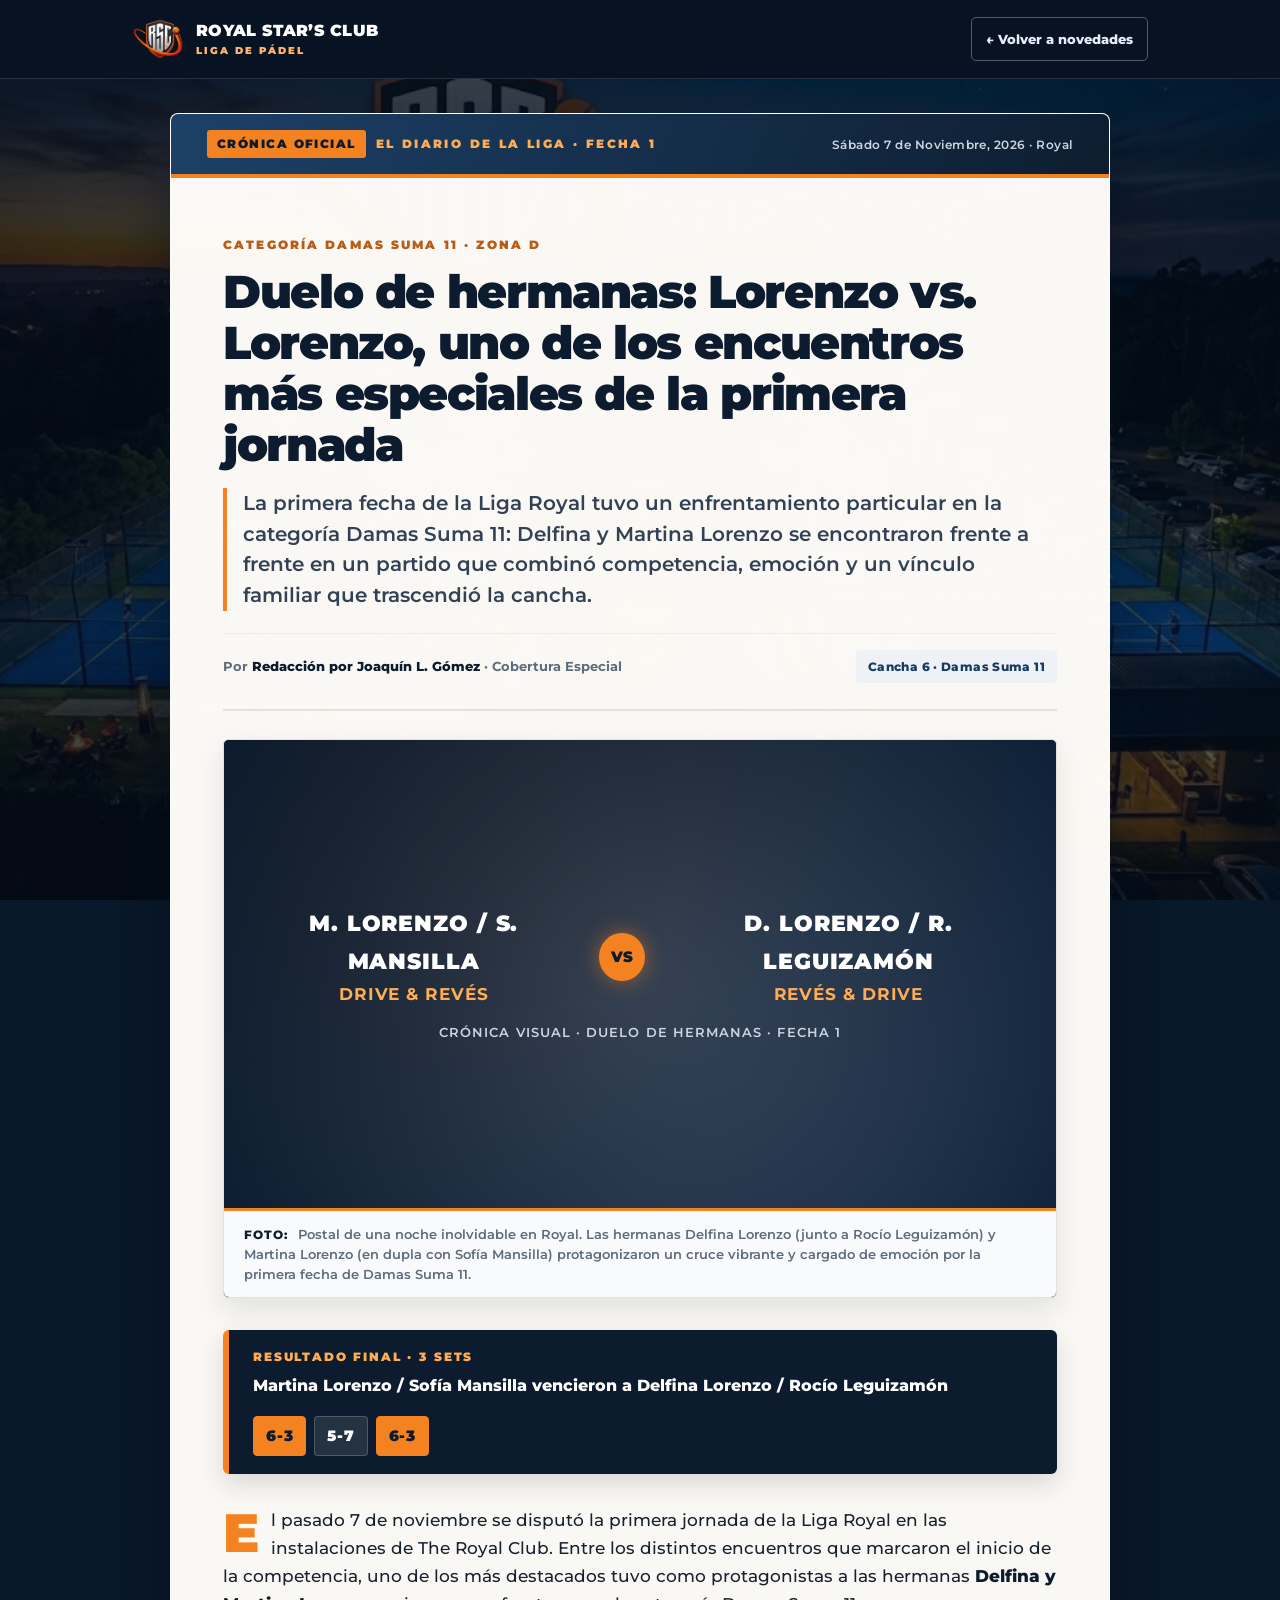
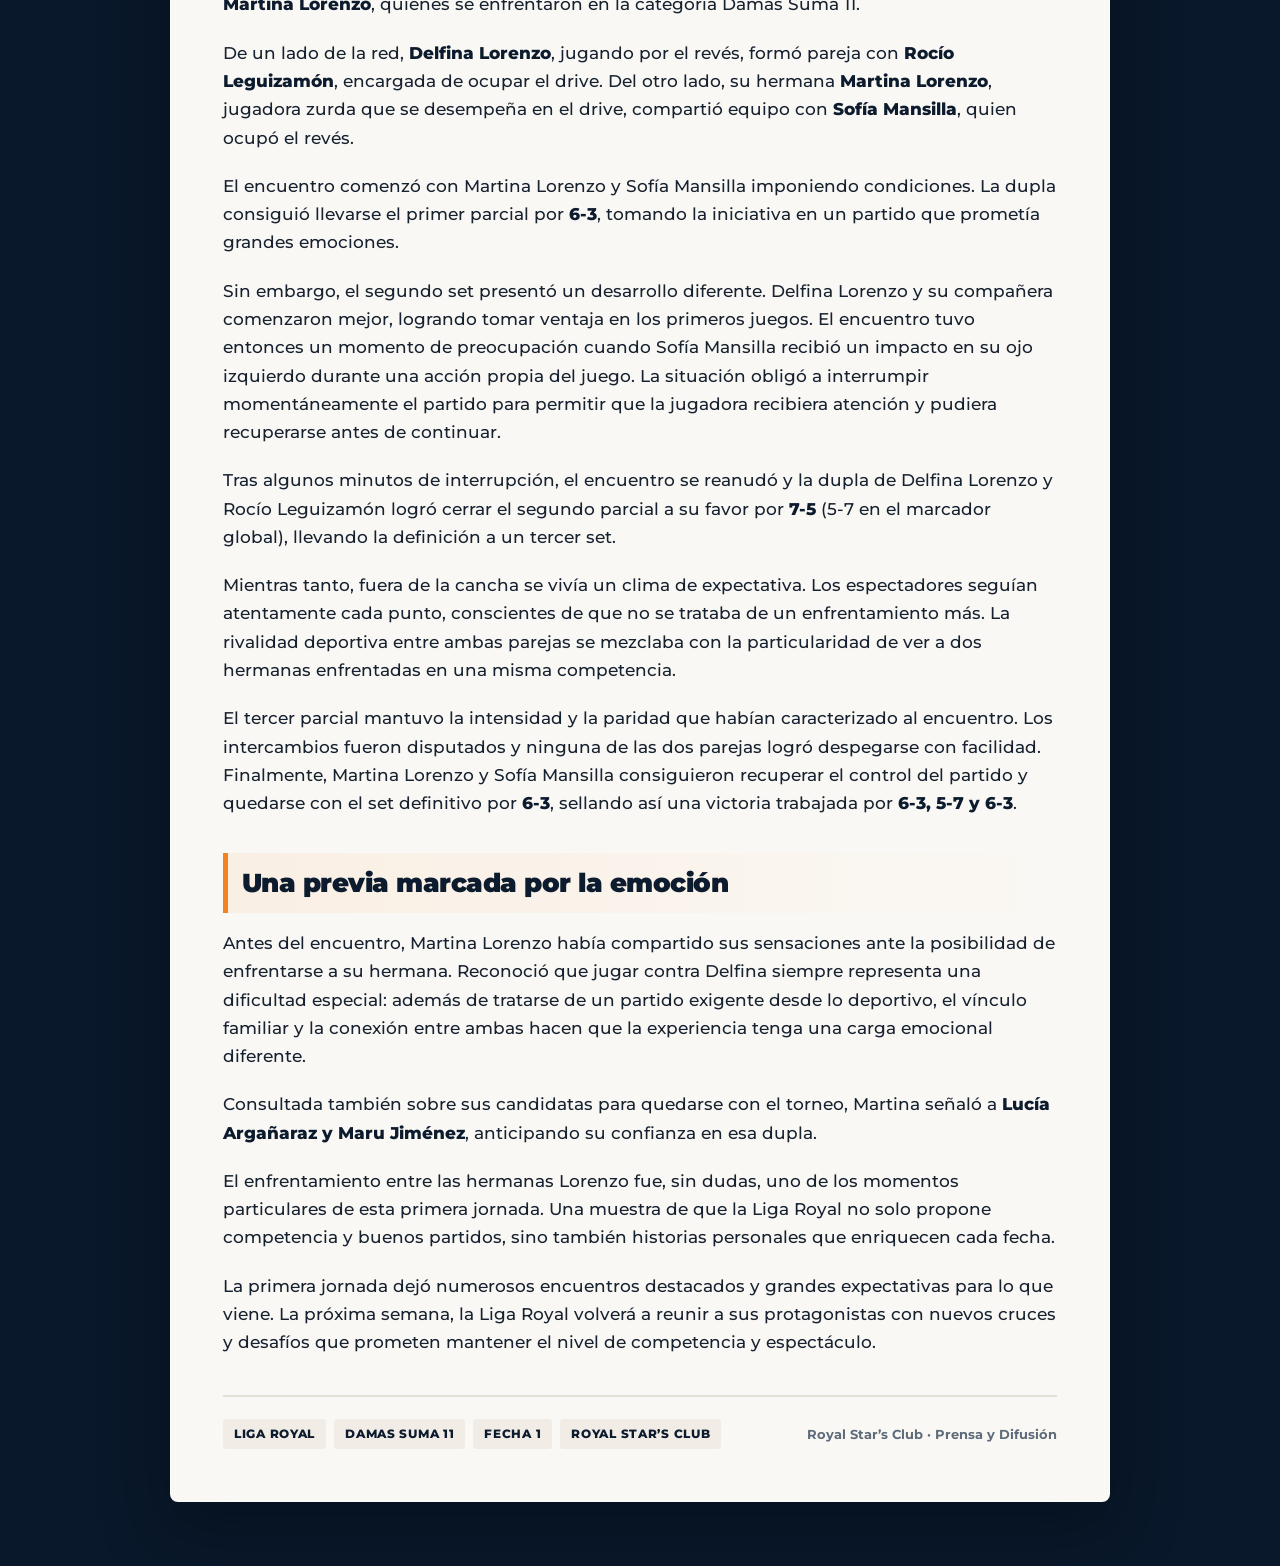
<file: noticia-duelo-hermanas-lorenzo.html>
<!doctype html>
<html lang="es">
<head>
  <meta charset="utf-8">
  <meta name="viewport" content="width=device-width, initial-scale=1">
  <meta name="theme-color" content="#0c1b2d">
  <meta name="description" content="Crónica de la primera fecha de la Liga Royal: el duelo entre las hermanas Delfina y Martina Lorenzo en Damas Suma 11."/>
  <title>Duelo de hermanas: Lorenzo vs. Lorenzo | Royal Star’s Club</title>
  <link rel="icon" type="image/png" href="assets/img/favicon-royal.png">
  <link href="https://fonts.googleapis.com/css2?family=Montserrat:ital,wght@0,400;0,500;0,600;0,700;0,800;0,900;1,500;1,700&display=swap" rel="stylesheet">
  <style>
    :root {
      --navy: #0c1b2d;
      --blue: #173b63;
      --blue2: #2d5686;
      --orange: #f58220;
      --orange2: #ffad55;
      --ink: #172231;
      --muted: #5e6b7a;
      --paper: #fffdf9;
      --border: #e5e0d8;
    }

    * {
      box-sizing: border-box;
      scroll-behavior: smooth;
    }

    body {
      margin: 0;
      min-height: 100vh;
      font-family: 'Montserrat', sans-serif;
      color: var(--ink);
      background: #09182a;
      line-height: 1.7;
    }

    body::before {
      content: "";
      position: fixed;
      inset: 0;
      z-index: -2;
      background: url('assets/img/fondo-royal.png') center/cover no-repeat;
    }

    body::after {
      content: "";
      position: fixed;
      inset: 0;
      z-index: -1;
      background: linear-gradient(135deg, rgba(4, 13, 25, .82), rgba(5, 16, 29, .68));
    }

    a {
      color: inherit;
    }

    /* BARRA SUPERIOR INSTITUCIONAL */
    .topbar {
      background: rgba(8, 20, 35, .94);
      backdrop-filter: blur(12px);
      border-bottom: 1px solid #ffffff20;
      color: #fff;
      position: sticky;
      top: 0;
      z-index: 100;
    }

    .topbar-inner {
      max-width: 1060px;
      margin: auto;
      padding: 13px 22px;
      display: flex;
      align-items: center;
      justify-content: space-between;
      gap: 1rem;
    }

    .brand {
      display: flex;
      align-items: center;
      gap: 12px;
      text-decoration: none;
      color: #fff;
      font-weight: 900;
      letter-spacing: .02em;
    }

    .brand img {
      width: 52px;
      height: 52px;
      object-fit: contain;
    }

    .brand span {
      display: block;
      font-size: 1rem;
      line-height: 1.1;
    }

    .brand small {
      display: block;
      color: #ffb36b;
      font-size: .65rem;
      letter-spacing: .19em;
      margin-top: 5px;
    }

    .back-link {
      display: inline-flex;
      align-items: center;
      gap: 8px;
      color: #e5edf7;
      text-decoration: none;
      border: 1px solid #ffffff4d;
      padding: 10px 14px;
      border-radius: 5px;
      font-size: .82rem;
      font-weight: 800;
      transition: all .2s ease;
    }

    .back-link:hover {
      background: #ffffff16;
      color: #fff;
      border-color: var(--orange);
    }

    /* CONTENEDOR DE DIARIO / EDITORIAL */
    .page {
      max-width: 980px;
      margin: 0 auto;
      padding: 34px 20px 64px;
    }

    .newspaper-sheet {
      background: rgba(255, 253, 249, .98);
      border: 1px solid #ffffffa8;
      border-radius: 8px;
      box-shadow: 0 24px 60px rgba(4, 12, 24, .55);
      overflow: hidden;
    }

    /* CABECERA DE DIARIO (MASTHEAD) */
    .newspaper-masthead {
      background: linear-gradient(115deg, rgba(24, 61, 101, .98), rgba(9, 25, 44, .98));
      border-bottom: 4px solid var(--orange);
      padding: 16px 36px;
      display: flex;
      flex-wrap: wrap;
      align-items: center;
      justify-content: space-between;
      gap: 12px;
      color: #fff;
    }

    .masthead-section {
      display: inline-flex;
      align-items: center;
      gap: 10px;
      font-size: .75rem;
      font-weight: 900;
      letter-spacing: .2em;
      text-transform: uppercase;
      color: var(--orange2);
    }

    .masthead-badge {
      background: var(--orange);
      color: var(--navy);
      padding: 4px 10px;
      border-radius: 3px;
      font-weight: 900;
      letter-spacing: .12em;
    }

    .masthead-meta {
      font-size: .78rem;
      font-weight: 600;
      color: #cbd5e1;
      letter-spacing: .04em;
    }

    /* CONTENIDO DEL ARTÍCULO */
    .article-container {
      padding: clamp(24px, 5vw, 52px);
    }

    /* TÍTULO Y ENCABEZADO (BAJADA) */
    .article-header {
      border-bottom: 2px solid var(--border);
      padding-bottom: 26px;
      margin-bottom: 28px;
    }

    .kicker {
      display: inline-block;
      font-size: .74rem;
      letter-spacing: .18em;
      text-transform: uppercase;
      color: #b85d19;
      font-weight: 900;
      margin-bottom: 10px;
    }

    .article-title {
      font-size: clamp(1.85rem, 3.8vw, 2.85rem);
      font-weight: 900;
      line-height: 1.12;
      letter-spacing: -.03em;
      color: var(--navy);
      margin: 0 0 18px 0;
    }

    .article-lead {
      font-size: clamp(1.05rem, 1.8vw, 1.24rem);
      font-weight: 600;
      line-height: 1.55;
      color: #334155;
      margin: 0;
      padding-left: 16px;
      border-left: 4px solid var(--orange);
    }

    /* BARRA DE FIRMA Y DATOS DEL ENCUENTRO */
    .byline-bar {
      display: flex;
      flex-wrap: wrap;
      align-items: center;
      justify-content: space-between;
      gap: 14px;
      margin-top: 22px;
      padding-top: 16px;
      border-top: 1px solid #f1ede6;
      font-size: .82rem;
      color: var(--muted);
      font-weight: 700;
    }

    .byline-author strong {
      color: var(--navy);
      font-weight: 800;
    }

    .match-pill {
      background: #eef2f6;
      color: var(--blue);
      padding: 6px 12px;
      border-radius: 4px;
      font-weight: 800;
      font-size: .78rem;
      letter-spacing: .03em;
    }

    /* IMAGEN PERIODÍSTICA Y EPÍGRAFE */
    .article-figure {
      margin: 0 0 32px 0;
      background: #0c1b2d;
      border-radius: 6px;
      overflow: hidden;
      border: 1px solid var(--border);
      box-shadow: 0 12px 28px rgba(12, 27, 45, .1);
    }

    .image-wrapper {
      position: relative;
      width: 100%;
      aspect-ratio: 16 / 9;
      background: linear-gradient(135deg, #0c1b2d 0%, #173b63 60%, #2d5686 100%);
      display: flex;
      align-items: center;
      justify-content: center;
      overflow: hidden;
    }

    .image-wrapper img {
      width: 100%;
      height: 100%;
      object-fit: cover;
      display: block;
    }

    /* Diseño visual de respaldo por si aún no se carga la foto real */
    .image-placeholder-overlay {
      position: absolute;
      inset: 0;
      display: flex;
      flex-direction: column;
      align-items: center;
      justify-content: center;
      padding: 24px;
      text-align: center;
      background: radial-gradient(circle at center, rgba(245, 130, 32, .15) 0%, rgba(12, 27, 45, .85) 100%);
      color: #fff;
      pointer-events: none;
    }

    .vs-graphic {
      display: flex;
      align-items: center;
      gap: 20px;
      margin-bottom: 12px;
    }

    .vs-team {
      font-size: clamp(1rem, 2.2vw, 1.4rem);
      font-weight: 900;
      text-transform: uppercase;
      letter-spacing: .04em;
    }

    .vs-team span {
      display: block;
      font-size: .75em;
      color: var(--orange2);
      font-weight: 700;
    }

    .vs-circle {
      width: 48px;
      height: 48px;
      border-radius: 50%;
      background: var(--orange);
      color: var(--navy);
      font-weight: 900;
      font-size: .95rem;
      display: flex;
      align-items: center;
      justify-content: center;
      box-shadow: 0 0 20px rgba(245, 130, 32, .5);
    }

    .article-figcaption {
      background: #f8fafc;
      padding: 13px 20px;
      font-size: .84rem;
      line-height: 1.5;
      color: var(--muted);
      border-top: 3px solid var(--orange);
      font-weight: 600;
    }

    .article-figcaption strong {
      color: var(--navy);
      font-weight: 800;
      text-transform: uppercase;
      font-size: .75rem;
      letter-spacing: .08em;
      margin-right: 6px;
    }

    /* FICHA DEL RESULTADO (SCOREBOARD) */
    .scoreboard-box {
      background: var(--navy);
      color: #fff;
      border-radius: 6px;
      padding: 18px 24px;
      margin: 0 0 32px 0;
      border-left: 6px solid var(--orange);
      display: flex;
      flex-wrap: wrap;
      align-items: center;
      justify-content: space-between;
      gap: 16px;
      box-shadow: 0 10px 24px rgba(12, 27, 45, .14);
    }

    .scoreboard-label {
      font-size: .72rem;
      text-transform: uppercase;
      letter-spacing: .16em;
      color: var(--orange2);
      font-weight: 900;
      margin-bottom: 4px;
    }

    .scoreboard-teams {
      font-size: 1.02rem;
      font-weight: 800;
    }

    .scoreboard-sets {
      display: flex;
      gap: 8px;
    }

    .set-pill {
      background: rgba(255, 255, 255, .1);
      border: 1px solid rgba(255, 255, 255, .2);
      padding: 6px 12px;
      border-radius: 4px;
      font-weight: 900;
      font-size: .95rem;
      letter-spacing: .05em;
    }

    .set-pill.win {
      background: var(--orange);
      color: var(--navy);
      border-color: var(--orange);
    }

    /* CUERPO DE LA NOTA (DESARROLLO) */
    .article-body {
      font-size: 1.04rem;
      color: var(--ink);
      font-weight: 500;
    }

    .article-body p {
      margin: 0 0 20px 0;
    }

    /* Letra capitular estilo diario en el primer párrafo */
    .article-body > p:first-of-type::first-letter {
      float: left;
      font-size: 3.4rem;
      line-height: 0.85;
      padding-top: 4px;
      padding-right: 12px;
      padding-bottom: 4px;
      font-weight: 900;
      color: var(--orange);
    }

    .article-body strong {
      color: var(--navy);
      font-weight: 800;
    }

    /* SUBTÍTULOS INTERNOS */
    .article-subheading {
      font-size: clamp(1.3rem, 2.2vw, 1.6rem);
      font-weight: 900;
      color: var(--navy);
      letter-spacing: -.02em;
      margin: 36px 0 16px 0;
      padding: 8px 0 8px 14px;
      border-left: 5px solid var(--orange);
      background: linear-gradient(90deg, rgba(245, 130, 32, .08), transparent);
    }

    /* PIE DE NOTA */
    .article-footer {
      margin-top: 38px;
      padding-top: 22px;
      border-top: 2px solid var(--border);
      display: flex;
      flex-wrap: wrap;
      align-items: center;
      justify-content: space-between;
      gap: 12px;
      font-size: .82rem;
      font-weight: 700;
      color: var(--muted);
    }

    .tag-list {
      display: flex;
      flex-wrap: wrap;
      gap: 8px;
    }

    .tag {
      background: #f1ede6;
      color: var(--navy);
      padding: 5px 11px;
      border-radius: 3px;
      font-weight: 800;
      font-size: .74rem;
      text-transform: uppercase;
      letter-spacing: .06em;
    }

    @media (max-width: 620px) {
      .topbar-inner { padding: 10px 15px; }
      .brand img { width: 43px; height: 43px; }
      .brand span { font-size: .84rem; }
      .brand small { font-size: .56rem; }
      .back-link { font-size: 0; padding: 11px; }
      .back-link::after { content: "Volver"; font-size: .78rem; }
      .page { padding: 18px 12px 40px; }
      .newspaper-masthead { padding: 14px 20px; }
      .article-container { padding: 22px 18px; }
      .scoreboard-box { flex-direction: column; align-items: flex-start; }
      .vs-graphic { flex-direction: column; gap: 8px; }
    }
  </style>
</head>
<body>

  <!-- BARRA DE NAVEG -->
  <header class="topbar">
    <div class="topbar-inner">
      <a class="brand" href="index.html">
        <img src="assets/img/logo-royal.png" alt="Royal Star’s Club">
        <span>ROYAL STAR’S CLUB<small>LIGA DE PÁDEL</small></span>
      </a>
      <a class="back-link" href="novedades.html">← Volver a novedades</a>
    </div>
  </header>

  <main class="page">
    <article class="newspaper-sheet">

      <!-- CABECERA ESTILO DIARIO DEPORTIVO -->
      <div class="newspaper-masthead">
        <div class="masthead-section">
          <span class="masthead-badge">CRÓNICA OFICIAL</span>
          <span>EL DIARIO DE LA LIGA · FECHA 1</span>
        </div>
        <div class="masthead-meta">
          Sábado 7 de Noviembre, 2026 · Royal
        </div>
      </div>

      <div class="article-container">

        <!-- TÍTULO Y ENCABEZADO (BAJADA) -->
        <header class="article-header">
          <span class="kicker">Categoría Damas Suma 11 · Zona D</span>
          <h1 class="article-title">Duelo de hermanas: Lorenzo vs. Lorenzo, uno de los encuentros más especiales de la primera jornada</h1>
          <p class="article-lead">
            La primera fecha de la Liga Royal tuvo un enfrentamiento particular en la categoría Damas Suma 11: Delfina y Martina Lorenzo se encontraron frente a frente en un partido que combinó competencia, emoción y un vínculo familiar que trascendió la cancha.
          </p>

          <div class="byline-bar">
            <div class="byline-author">Por <strong>Redacción por Joaquín L. Gómez</strong> · Cobertura Especial</div>
            <div class="match-pill">Cancha 6 · Damas Suma 11</div>
          </div>
        </header>

        <!-- IMAGEN Y EPÍGRAFE -->
        <figure class="article-figure">
          <div class="image-wrapper">
            <div class="image-placeholder-overlay">
              <div class="vs-graphic">
                <div class="vs-team">M. Lorenzo / S. Mansilla<span>Drive &amp; Revés</span></div>
                <div class="vs-circle">VS</div>
                <div class="vs-team">D. Lorenzo / R. Leguizamón<span>Revés &amp; Drive</span></div>
              </div>
              <small style="color:#cbd5e1;font-weight:600;letter-spacing:.08em;text-transform:uppercase;">CRÓNICA VISUAL · DUELO DE HERMANAS · FECHA 1</small>
            </div>
          </div>
          <figcaption class="article-figcaption">
            <strong>FOTO:</strong> Postal de una noche inolvidable en Royal. Las hermanas Delfina Lorenzo (junto a Rocío Leguizamón) y Martina Lorenzo (en dupla con Sofía Mansilla) protagonizaron un cruce vibrante y cargado de emoción por la primera fecha de Damas Suma 11.
          </figcaption>
        </figure>

        <!-- MARCADOR DESTACADO -->
        <div class="scoreboard-box">
          <div>
            <div class="scoreboard-label">Resultado Final · 3 Sets</div>
            <div class="scoreboard-teams">Martina Lorenzo / Sofía Mansilla vencieron a Delfina Lorenzo / Rocío Leguizamón</div>
          </div>
          <div class="scoreboard-sets">
            <span class="set-pill win">6-3</span>
            <span class="set-pill">5-7</span>
            <span class="set-pill win">6-3</span>
          </div>
        </div>

        <!-- DESARROLLO DE LA NOTA -->
        <div class="article-body">
          <p>
            El pasado 7 de noviembre se disputó la primera jornada de la Liga Royal en las instalaciones de The Royal Club. Entre los distintos encuentros que marcaron el inicio de la competencia, uno de los más destacados tuvo como protagonistas a las hermanas <strong>Delfina y Martina Lorenzo</strong>, quienes se enfrentaron en la categoría Damas Suma 11.
          </p>

          <p>
            De un lado de la red, <strong>Delfina Lorenzo</strong>, jugando por el revés, formó pareja con <strong>Rocío Leguizamón</strong>, encargada de ocupar el drive. Del otro lado, su hermana <strong>Martina Lorenzo</strong>, jugadora zurda que se desempeña en el drive, compartió equipo con <strong>Sofía Mansilla</strong>, quien ocupó el revés.
          </p>

          <p>
            El encuentro comenzó con Martina Lorenzo y Sofía Mansilla imponiendo condiciones. La dupla consiguió llevarse el primer parcial por <strong>6-3</strong>, tomando la iniciativa en un partido que prometía grandes emociones.
          </p>

          <p>
            Sin embargo, el segundo set presentó un desarrollo diferente. Delfina Lorenzo y su compañera comenzaron mejor, logrando tomar ventaja en los primeros juegos. El encuentro tuvo entonces un momento de preocupación cuando Sofía Mansilla recibió un impacto en su ojo izquierdo durante una acción propia del juego. La situación obligó a interrumpir momentáneamente el partido para permitir que la jugadora recibiera atención y pudiera recuperarse antes de continuar.
          </p>

          <p>
            Tras algunos minutos de interrupción, el encuentro se reanudó y la dupla de Delfina Lorenzo y Rocío Leguizamón logró cerrar el segundo parcial a su favor por <strong>7-5</strong> (5-7 en el marcador global), llevando la definición a un tercer set.
          </p>

          <p>
            Mientras tanto, fuera de la cancha se vivía un clima de expectativa. Los espectadores seguían atentamente cada punto, conscientes de que no se trataba de un enfrentamiento más. La rivalidad deportiva entre ambas parejas se mezclaba con la particularidad de ver a dos hermanas enfrentadas en una misma competencia.
          </p>

          <p>
            El tercer parcial mantuvo la intensidad y la paridad que habían caracterizado al encuentro. Los intercambios fueron disputados y ninguna de las dos parejas logró despegarse con facilidad. Finalmente, Martina Lorenzo y Sofía Mansilla consiguieron recuperar el control del partido y quedarse con el set definitivo por <strong>6-3</strong>, sellando así una victoria trabajada por <strong>6-3, 5-7 y 6-3</strong>.
          </p>

          <h2 class="article-subheading">Una previa marcada por la emoción</h2>

          <p>
            Antes del encuentro, Martina Lorenzo había compartido sus sensaciones ante la posibilidad de enfrentarse a su hermana. Reconoció que jugar contra Delfina siempre representa una dificultad especial: además de tratarse de un partido exigente desde lo deportivo, el vínculo familiar y la conexión entre ambas hacen que la experiencia tenga una carga emocional diferente.
          </p>

          <p>
            Consultada también sobre sus candidatas para quedarse con el torneo, Martina señaló a <strong>Lucía Argañaraz y Maru Jiménez</strong>, anticipando su confianza en esa dupla.
          </p>

          <p>
            El enfrentamiento entre las hermanas Lorenzo fue, sin dudas, uno de los momentos particulares de esta primera jornada. Una muestra de que la Liga Royal no solo propone competencia y buenos partidos, sino también historias personales que enriquecen cada fecha.
          </p>

          <p>
            La primera jornada dejó numerosos encuentros destacados y grandes expectativas para lo que viene. La próxima semana, la Liga Royal volverá a reunir a sus protagonistas con nuevos cruces y desafíos que prometen mantener el nivel de competencia y espectáculo.
          </p>
        </div>

        <!-- PIE DE LA NOTA -->
        <footer class="article-footer">
          <div class="tag-list">
            <span class="tag">Liga Royal</span>
            <span class="tag">Damas Suma 11</span>
            <span class="tag">Fecha 1</span>
            <span class="tag">Royal Star’s Club</span>
          </div>
          <div>Royal Star’s Club · Prensa y Difusión</div>
        </footer>

      </div>
    </article>
  </main>

</body>
</html>
</file>
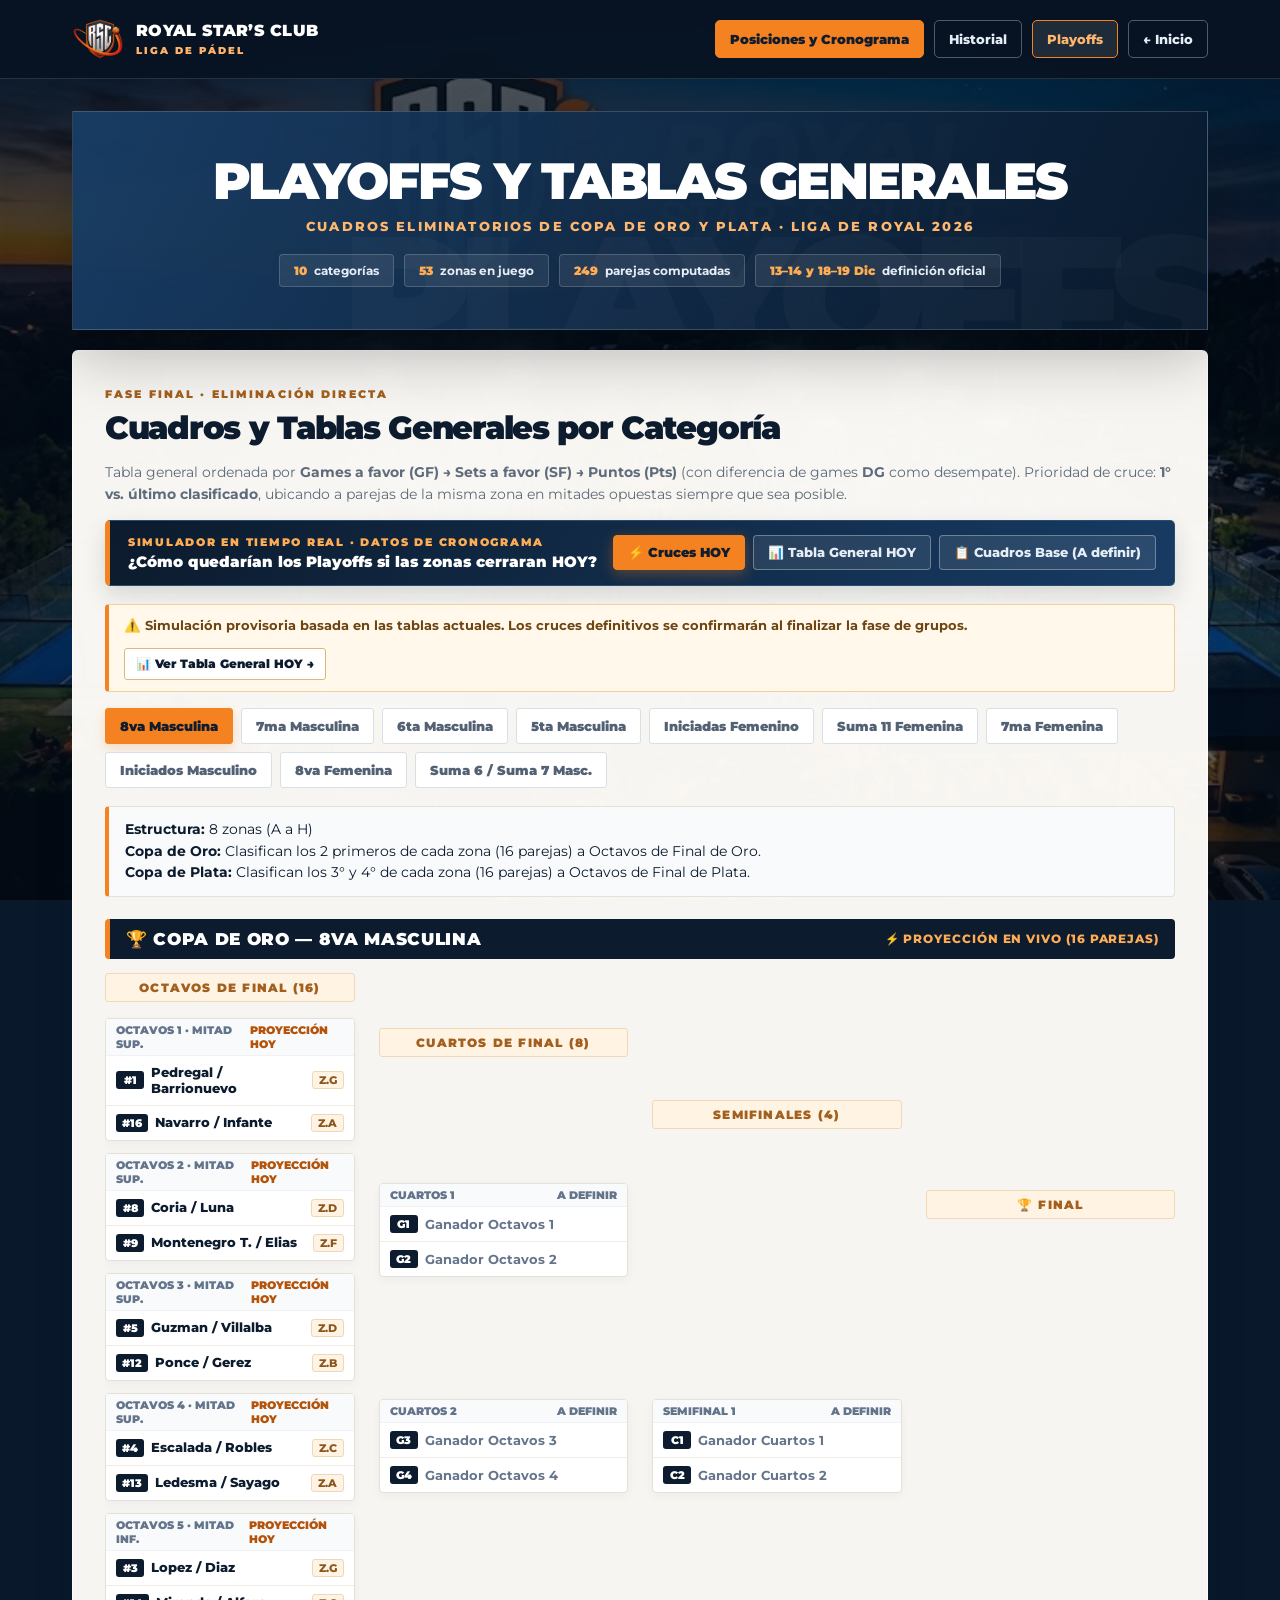
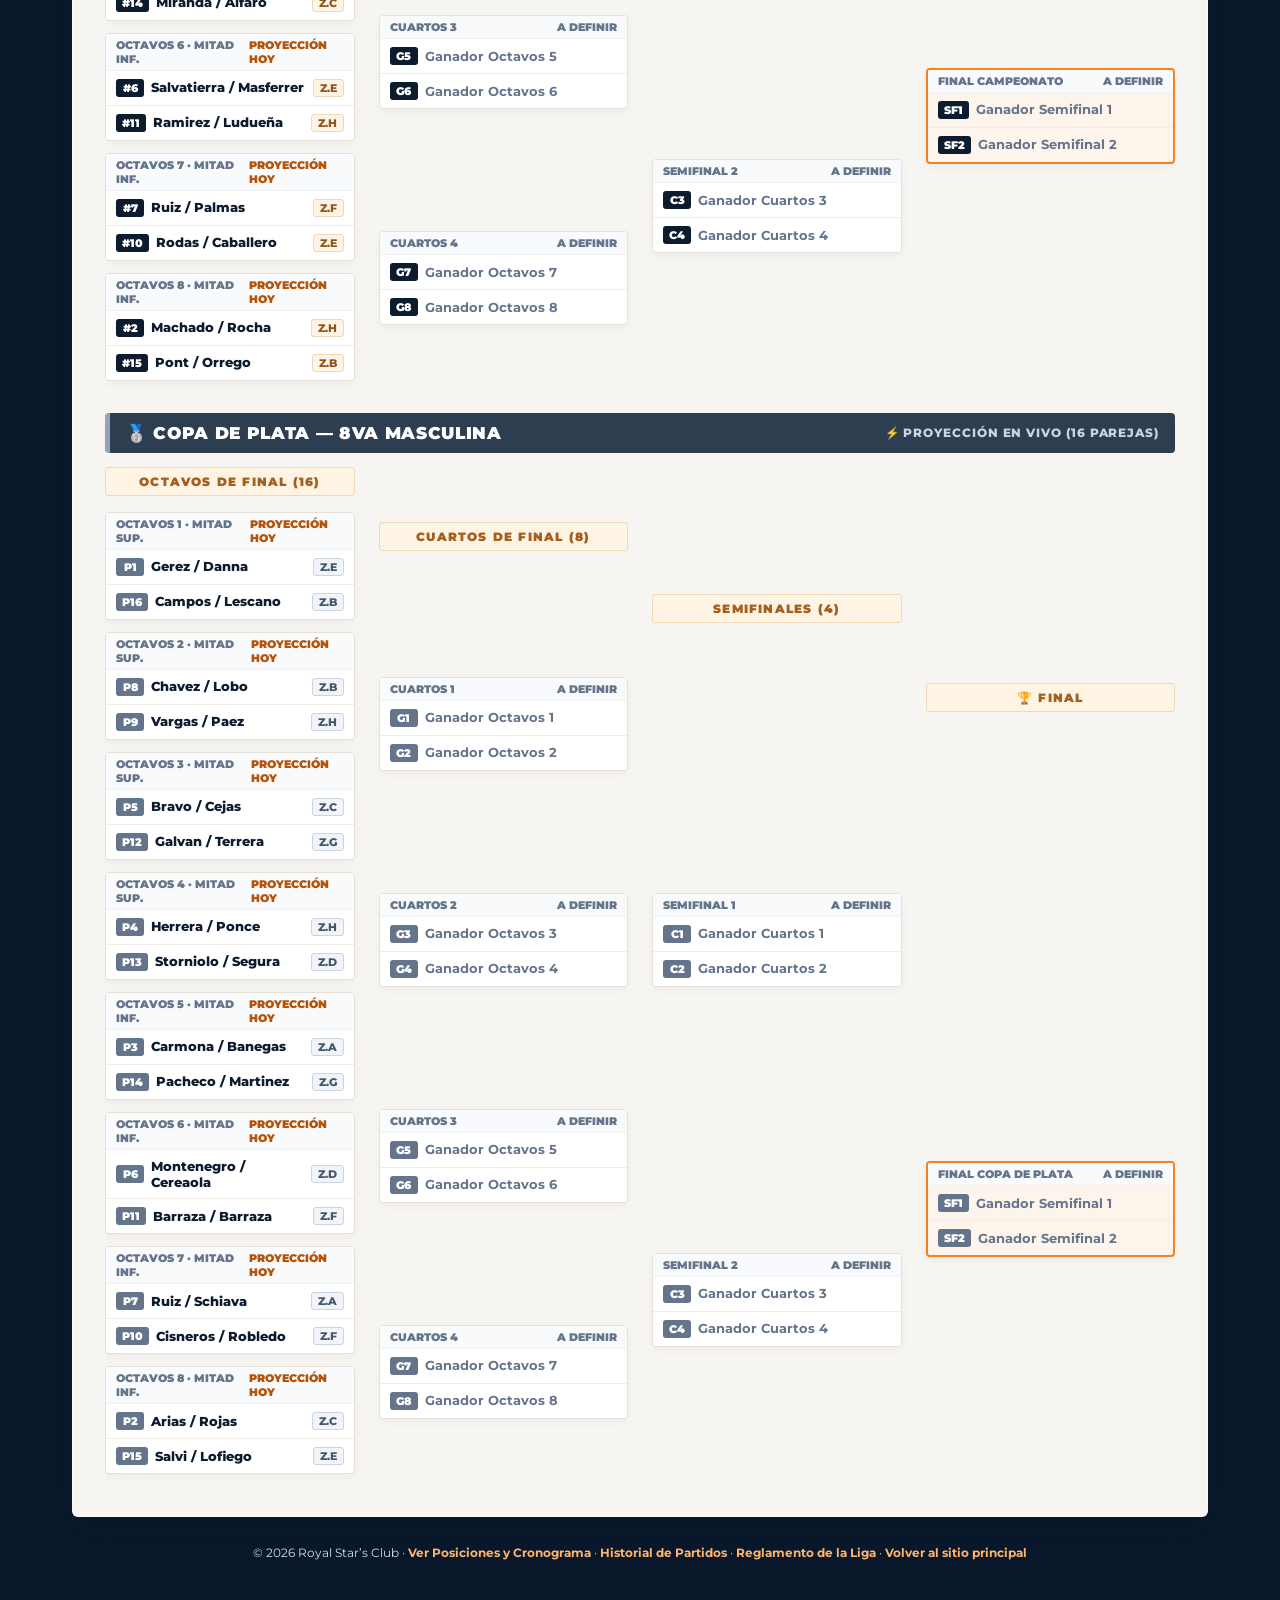
<file: playoffs.html>
<!doctype html>
<html lang="es">
<head>
  <meta charset="utf-8">
  <meta name="viewport" content="width=device-width, initial-scale=1">
  <meta name="theme-color" content="#0c1b2d">
  <meta name="description" content="Cuadros eliminatorios de Copa de Oro y Copa de Plata y Tablas Generales en vivo de la Liga de Royal en Royal Star’s Club.">
  <title>Playoffs y Tablas Generales | Liga de Royal</title>
  <link rel="icon" type="image/png" href="favicon-royal.png">
  <link href="https://fonts.googleapis.com/css2?family=Montserrat:wght@400;500;600;700;800;900&display=swap" rel="stylesheet">
  <style>
    :root{
      --navy:#0c1b2d;
      --blue:#173b63;
      --blue2:#2d5686;
      --orange:#f58220;
      --orange2:#ffad55;
      --ink:#172231;
      --muted:#5e6b7a;
      --paper:#fffdf9;
      --border:#e8e2d9;
    }
    *{box-sizing:border-box;scroll-behavior:smooth}
    body{margin:0;min-height:100vh;font-family:Montserrat,sans-serif;color:var(--ink);background:#09182a}
    body::before{content:"";position:fixed;inset:0;z-index:-2;background:url('fondo-royal.png') center/cover no-repeat}
    body::after{content:"";position:fixed;inset:0;z-index:-1;background:linear-gradient(135deg,rgba(4,13,25,.74),rgba(5,16,29,.60))}
    a{color:inherit}

    /* TOPBAR */
    .topbar{background:rgba(8,20,35,.94);backdrop-filter:blur(12px);border-bottom:1px solid #ffffff20;color:#fff;position:sticky;top:0;z-index:50}
    .topbar-inner{max-width:1180px;margin:auto;padding:13px 22px;display:flex;align-items:center;justify-content:space-between;gap:1rem}
    .brand{display:flex;align-items:center;gap:12px;text-decoration:none;color:#fff;font-weight:900;letter-spacing:.02em}
    .brand img{width:52px;height:52px;object-fit:contain}
    .brand span{display:block;font-size:1rem;line-height:1.1}
    .brand small{display:block;color:#ffb36b;font-size:.65rem;letter-spacing:.19em;margin-top:5px}
    .topbar-nav{display:flex;align-items:center;gap:10px;flex-wrap:wrap;justify-content:flex-end}
    .nav-btn{display:inline-flex;align-items:center;gap:7px;color:#e5edf7;text-decoration:none;border:1px solid #ffffff4d;padding:10px 14px;border-radius:5px;font-size:.82rem;font-weight:800;transition:all .18s ease}
    .nav-btn:hover{background:#ffffff16;color:#fff;border-color:#ffffff80}
    .nav-btn.primary{background:var(--orange);border-color:var(--orange);color:#111c2c;font-weight:900}
    .nav-btn.primary:hover{background:var(--orange2);border-color:var(--orange2);color:#111c2c}
    .nav-btn.current{background:#ffffff1a;border-color:var(--orange);color:#ffb76e}

    /* LAYOUT */
    .page{max-width:1180px;margin:0 auto;padding:32px 22px 64px}
    .hero{padding:clamp(26px,5vw,42px);background:linear-gradient(115deg,rgba(24,61,101,.97),rgba(9,25,44,.96));border:1px solid #ffffff2c;box-shadow:0 24px 60px #0004;color:#fff;text-align:center;margin-bottom:20px;position:relative;overflow:hidden}
    .hero::after{content:"PLAYOFFS";position:absolute;right:-.03em;bottom:-.32em;font-size:clamp(4.5rem,14vw,11rem);font-weight:900;letter-spacing:-.08em;color:#ffffff07;line-height:1;pointer-events:none}
    .hero h1{font-size:clamp(1.9rem,4vw,3.3rem);letter-spacing:-.04em;line-height:1.05;margin:0;font-weight:900;text-transform:uppercase;position:relative;z-index:1}
    .hero p{color:#ffb76e;font-weight:800;font-size:.84rem;letter-spacing:.16em;text-transform:uppercase;margin:10px 0 0;position:relative;z-index:1}
    .hero-stats{display:flex;justify-content:center;flex-wrap:wrap;gap:10px;margin-top:20px;position:relative;z-index:1}
    .hero-stat{background:#ffffff14;border:1px solid #ffffff2e;padding:8px 14px;border-radius:4px;font-size:.76rem;font-weight:700;color:#e5edf7}
    .hero-stat strong{color:var(--orange2);font-weight:900;margin-right:4px}

    .panel{background:rgba(255,253,249,.97);padding:clamp(20px,3vw,32px);border:1px solid #ffffffa8;box-shadow:0 15px 38px #08172926;border-radius:6px}
    .kicker{font-size:.7rem;letter-spacing:.19em;text-transform:uppercase;color:#a35f1d;font-weight:900}
    .panel h2{font-size:clamp(1.45rem,2.5vw,2rem);font-weight:900;letter-spacing:-.04em;color:var(--navy);margin:6px 0 10px}

    .footer{text-align:center;color:#d5deea;padding:28px 10px 0;font-size:.78rem}
    .footer a{color:#ffb36b;text-decoration:none;font-weight:700}
    .footer a:hover{text-decoration:underline}

    @media(max-width:620px){
      .topbar-inner{padding:10px 15px}
      .brand img{width:42px;height:42px}
      .brand span{font-size:.82rem}
      .brand small{font-size:.55rem}
      .topbar-nav{gap:6px}
      .nav-btn{padding:8px 10px;font-size:.74rem}
      .page{padding:18px 13px 44px}
      .hero{padding:24px 18px}
    }
  </style>
</head>
<body>
  <header class="topbar">
    <div class="topbar-inner">
      <a class="brand" href="index.html">
        <img src="logo-royal.png" alt="Royal Star’s Club">
        <span>ROYAL STAR’S CLUB<small>LIGA DE PÁDEL</small></span>
      </a>
      <nav class="topbar-nav" aria-label="Navegación de la Liga">
        <a class="nav-btn primary" href="cronograma.html">Posiciones y Cronograma</a>
        <a class="nav-btn" href="historial.html">Historial</a>
        <a class="nav-btn current" href="playoffs.html" aria-current="page">Playoffs</a>
        <a class="nav-btn" href="index.html">← Inicio</a>
      </nav>
    </div>
  </header>

  <main class="page">
    <section class="hero">
      <h1>Playoffs y Tablas Generales</h1>
      <p>Cuadros eliminatorios de Copa de Oro y Plata · Liga de Royal 2026</p>
      <div class="hero-stats" id="heroStats">
        <span class="hero-stat"><strong>10</strong> categorías</span>
        <span class="hero-stat"><strong>Copa de Oro + Plata</strong> fase final</span>
        <span class="hero-stat"><strong>13–14 y 18–19 Dic</strong> definición oficial</span>
      </div>
    </section>

    <!-- SECCIÓN CUADROS ELIMINATORIOS (PLAYOFFS ORO Y PLATA) -->
    <section id="cuadros-liga" class="panel" style="margin-top: 18px;">
      <style>
        .playoff-tabs {
          display: flex;
          gap: 8px;
          flex-wrap: wrap;
          margin: 14px 0 18px;
        }
        .playoff-tab-btn {
          border: 1px solid #d9dfe6;
          background: #fff;
          padding: 9px 14px;
          font: inherit;
          font-size: 0.82rem;
          font-weight: 900;
          color: #536174;
          cursor: pointer;
          border-radius: 3px;
          transition: all 0.15s ease;
        }
        .playoff-tab-btn:hover {
          border-color: var(--orange, #f58220);
          color: var(--navy, #0c1b2d);
        }
        .playoff-tab-btn.active {
          background: var(--orange, #f58220);
          border-color: var(--orange, #f58220);
          color: #111c2c;
          box-shadow: 0 4px 12px rgba(245, 130, 32, 0.24);
        }

        /* BARRA DE MODO: "SI LAS ZONAS CERRARAN HOY" */
        .simulador-bar {
          background: linear-gradient(115deg, #0c1b2d, #173b63);
          border: 1px solid #294c73;
          border-left: 5px solid var(--orange, #f58220);
          border-radius: 5px;
          padding: 14px 18px;
          margin: 0 0 18px;
          display: flex;
          align-items: center;
          justify-content: space-between;
          gap: 14px;
          flex-wrap: wrap;
          color: #fff;
          box-shadow: 0 10px 24px rgba(12, 27, 45, 0.14);
        }
        .simulador-copy {
          display: flex;
          flex-direction: column;
          gap: 3px;
        }
        .simulador-kicker {
          font-size: 0.68rem;
          font-weight: 900;
          letter-spacing: 0.16em;
          text-transform: uppercase;
          color: var(--orange2, #ffad55);
        }
        .simulador-title {
          font-size: 0.95rem;
          font-weight: 900;
          color: #fff;
        }
        .simulador-modes {
          display: flex;
          gap: 8px;
          flex-wrap: wrap;
        }
        .modo-btn {
          border: 1px solid rgba(255, 255, 255, 0.32);
          background: rgba(255, 255, 255, 0.09);
          color: #e5edf7;
          padding: 9px 14px;
          border-radius: 4px;
          font: inherit;
          font-size: 0.79rem;
          font-weight: 800;
          cursor: pointer;
          transition: all 0.16s ease;
          display: inline-flex;
          align-items: center;
          gap: 6px;
        }
        .modo-btn:hover:not(:disabled) {
          background: rgba(255, 255, 255, 0.18);
          border-color: #fff;
          color: #fff;
        }
        .modo-btn.active {
          background: var(--orange, #f58220);
          border-color: var(--orange, #f58220);
          color: #111c2c;
          font-weight: 900;
          box-shadow: 0 4px 14px rgba(245, 130, 32, 0.32);
        }
        .modo-btn:disabled {
          opacity: 0.48;
          cursor: not-allowed;
        }

        /* AVISOS */
        .sim-warning {
          background: #fff8eb;
          border: 1px solid #f3d098;
          border-left: 4px solid var(--orange, #f58220);
          color: #6e4411;
          padding: 11px 15px;
          border-radius: 4px;
          font-size: 0.83rem;
          font-weight: 700;
          margin-bottom: 16px;
          line-height: 1.5;
          display: flex;
          align-items: center;
          justify-content: space-between;
          gap: 12px;
          flex-wrap: wrap;
        }
        .sim-switch-inline {
          border: 1px solid #e0b679;
          background: #fff;
          color: var(--navy, #0c1b2d);
          font: inherit;
          font-size: 0.75rem;
          font-weight: 900;
          padding: 6px 11px;
          border-radius: 3px;
          cursor: pointer;
          white-space: nowrap;
        }
        .sim-switch-inline:hover {
          border-color: var(--orange, #f58220);
          background: #fff3e0;
        }
        .fetch-fallback-notice {
          background: #f1f5f9;
          border: 1px solid #cbd5e1;
          border-left: 4px solid #64748b;
          color: #334155;
          padding: 12px 15px;
          border-radius: 4px;
          font-size: 0.83rem;
          font-weight: 600;
          margin-bottom: 16px;
          line-height: 1.5;
        }

        .playoff-meta {
          background: #f8fafc;
          border: 1px solid #e5e0d8;
          border-left: 4px solid var(--orange, #f58220);
          padding: 12px 16px;
          border-radius: 4px;
          margin-bottom: 20px;
          font-size: 0.88rem;
          color: var(--navy, #0c1b2d);
          line-height: 1.55;
        }
        .playoff-cup-title {
          background: var(--navy, #0c1b2d);
          color: #fff;
          padding: 10px 16px;
          border-left: 5px solid var(--orange, #f58220);
          border-radius: 4px;
          font-size: 1.05rem;
          font-weight: 900;
          text-transform: uppercase;
          letter-spacing: 0.04em;
          margin: 22px 0 14px;
          display: flex;
          align-items: center;
          justify-content: space-between;
          gap: 10px;
          flex-wrap: wrap;
        }
        .playoff-cup-title small {
          font-size: 0.72rem;
          font-weight: 800;
          color: var(--orange2, #ffad55);
          letter-spacing: 0.08em;
        }
        .playoff-cup-title.plata {
          background: #2c3e50;
          border-left-color: #94a3b8;
        }
        .playoff-cup-title.plata small {
          color: #cbd5e1;
        }

        /* BRACKETS */
        .bracket-scroll {
          overflow-x: auto;
          padding-bottom: 10px;
        }
        .bracket-grid {
          display: flex;
          gap: 24px;
          min-width: 760px;
          align-items: stretch;
        }
        .bracket-round {
          flex: 1;
          display: flex;
          flex-direction: column;
          justify-content: space-around;
          gap: 12px;
          min-width: 215px;
        }
        .bracket-round-header {
          text-align: center;
          font-size: 0.75rem;
          font-weight: 900;
          text-transform: uppercase;
          letter-spacing: 0.1em;
          color: #a35f1d;
          background: #fff3e4;
          border: 1px solid #f0d7b7;
          padding: 6px 8px;
          border-radius: 3px;
          margin-bottom: 4px;
        }
        .bracket-match {
          background: #fff;
          border: 1px solid #e5e0d8;
          border-radius: 4px;
          box-shadow: 0 3px 10px rgba(8, 23, 41, 0.04);
          overflow: hidden;
        }
        .bracket-match-label {
          background: #f8fafc;
          font-size: 0.68rem;
          font-weight: 900;
          color: #64748b;
          padding: 4px 10px;
          border-bottom: 1px solid #eef2f6;
          display: flex;
          justify-content: space-between;
          gap: 6px;
          text-transform: uppercase;
        }
        .bracket-match-label .tag-live {
          color: #b45309;
        }
        .bracket-slot {
          display: flex;
          align-items: center;
          justify-content: space-between;
          gap: 6px;
          padding: 8px 10px;
          font-size: 0.83rem;
          font-weight: 800;
          color: var(--navy, #0c1b2d);
          border-bottom: 1px solid #f1ede6;
        }
        .bracket-slot:last-child {
          border-bottom: none;
        }
        .seed-badge {
          background: var(--navy, #0c1b2d);
          color: #fff;
          font-size: 0.7rem;
          font-weight: 900;
          padding: 2px 6px;
          border-radius: 3px;
          margin-right: 7px;
          min-width: 28px;
          text-align: center;
          display: inline-block;
          flex-shrink: 0;
        }
        .seed-badge.plata {
          background: #64748b;
        }
        .slot-tbd {
          color: #64748b;
          font-weight: 700;
          font-size: 0.8rem;
          display: inline-flex;
          align-items: center;
        }
        .slot-live {
          color: var(--navy, #0c1b2d);
          font-weight: 800;
          font-size: 0.81rem;
          display: inline-flex;
          align-items: center;
          line-height: 1.25;
        }
        .slot-zona-pill {
          font-size: 0.68rem;
          font-weight: 800;
          color: #8b561e;
          background: #fff3e4;
          border: 1px solid #f0d7b7;
          padding: 1px 6px;
          border-radius: 3px;
          white-space: nowrap;
          flex-shrink: 0;
        }
        .slot-zona-pill.plata {
          color: #475569;
          background: #f1f5f9;
          border-color: #cbd5e1;
        }
        .slot-bye {
          color: #94a3b8;
          font-style: italic;
          font-weight: 700;
          font-size: 0.78rem;
          display: inline-flex;
          align-items: center;
        }
        .final-highlight {
          border: 2px solid var(--orange, #f58220);
          background: #fdf5eb;
        }

        /* TABLA GENERAL EN VIVO */
        .general-header-bar {
          display: flex;
          align-items: center;
          justify-content: space-between;
          gap: 10px;
          flex-wrap: wrap;
          margin: 18px 0 12px;
        }
        .general-header-bar h3 {
          margin: 0;
          font-size: 1.1rem;
          font-weight: 900;
          color: var(--navy, #0c1b2d);
          text-transform: uppercase;
          display: flex;
          align-items: center;
          gap: 9px;
        }
        .general-header-bar h3::before {
          content: "";
          display: inline-block;
          width: 6px;
          height: 20px;
          background: var(--orange, #f58220);
          border-radius: 2px;
        }
        .general-legend {
          display: flex;
          gap: 8px;
          flex-wrap: wrap;
          font-size: 0.73rem;
          font-weight: 800;
          color: var(--muted, #5e6b7a);
        }
        .tabla-general-wrap {
          overflow-x: auto;
          background: #fff;
          border: 1px solid #e8e2d9;
          border-radius: 5px;
          box-shadow: 0 5px 15px rgba(8, 23, 41, 0.04);
        }
        .tabla-general {
          width: 100%;
          border-collapse: collapse;
          font-size: 0.81rem;
          text-align: center;
          min-width: 640px;
        }
        .tabla-general th {
          background: var(--navy, #0c1b2d);
          color: #fff;
          padding: 9px 7px;
          font-weight: 900;
          font-size: 0.7rem;
          text-transform: uppercase;
          letter-spacing: 0.04em;
          white-space: nowrap;
        }
        .tabla-general th.col-left,
        .tabla-general td.col-left {
          text-align: left;
          padding-left: 12px;
        }
        .tabla-general td {
          padding: 8px 7px;
          border-bottom: 1px solid #f0ece1;
          color: var(--navy, #0c1b2d);
          font-weight: 600;
          white-space: nowrap;
        }
        .tabla-general tbody tr:nth-child(even) {
          background: #fbf9f5;
        }
        .tabla-general tbody tr:hover {
          background: #fdf5eb;
        }
        .tabla-general tbody tr.row-oro {
          border-left: 4px solid var(--orange, #f58220);
        }
        .tabla-general tbody tr.row-plata {
          border-left: 4px solid #64748b;
        }
        .tabla-general tbody tr.row-fuera {
          border-left: 4px solid transparent;
          opacity: 0.78;
        }
        .tabla-general tbody tr.cutoff-divider td {
          border-bottom: 2px dashed #cbd5e1;
        }
        .tabla-general td.col-pos {
          font-weight: 900;
          color: #536174;
          width: 50px;
        }
        .tabla-general td.col-pareja {
          font-weight: 800;
          color: var(--navy, #0c1b2d);
        }
        .tabla-general td.col-zona {
          font-size: 0.75rem;
          font-weight: 700;
          color: #536174;
        }
        .tabla-general td.col-gf {
          font-weight: 900;
          color: var(--blue, #173b63);
          background: rgba(23, 59, 99, 0.05);
        }
        .tabla-general td.col-pts {
          color: var(--orange, #f58220);
          font-weight: 900;
          background: rgba(245, 130, 32, 0.06);
        }
        .status-badge {
          display: inline-flex;
          align-items: center;
          gap: 5px;
          padding: 3px 9px;
          border-radius: 999px;
          font-size: 0.7rem;
          font-weight: 900;
          letter-spacing: 0.03em;
          white-space: nowrap;
        }
        .status-badge.oro {
          background: #fff3e0;
          color: #9a4d08;
          border: 1px solid #f5c384;
        }
        .status-badge.plata {
          background: #eef2f6;
          color: #334155;
          border: 1px solid #cbd5e1;
        }
        .status-badge.fuera {
          color: #94a3b8;
          font-weight: 800;
        }

        @media (max-width: 680px) {
          .simulador-bar {
            padding: 13px 14px;
          }
          .simulador-modes {
            width: 100%;
          }
          .modo-btn {
            flex: 1 1 calc(50% - 8px);
            justify-content: center;
            padding: 9px 10px;
            font-size: 0.75rem;
          }
          .playoff-tab-btn {
            flex: 1 1 calc(50% - 8px);
            text-align: center;
            padding: 9px 8px;
            font-size: 0.77rem;
          }
        }
      </style>

      <span class="kicker">Fase Final · Eliminación Directa</span>
      <h2>Cuadros y Tablas Generales por Categoría</h2>
      <p style="font-size:0.9rem; color:var(--muted, #5e6b7a); margin-bottom: 14px; line-height: 1.55;">
        Tabla general ordenada por <strong>Games a favor (GF) → Sets a favor (SF) → Puntos (Pts)</strong> (con diferencia de games <strong>DG</strong> como desempate). Prioridad de cruce: <strong>1° vs. último clasificado</strong>, ubicando a parejas de la misma zona en mitades opuestas siempre que sea posible.
      </p>

      <!-- SELECTOR DE MODO EN VIVO -->
      <div class="simulador-bar" role="region" aria-label="Modo de visualización Si las zonas cerraran hoy">
        <div class="simulador-copy">
          <span class="simulador-kicker">Simulador en tiempo real · Datos de Cronograma</span>
          <span class="simulador-title">¿Cómo quedarían los Playoffs si las zonas cerraran HOY?</span>
        </div>
        <div class="simulador-modes" id="modoSelector" role="tablist" aria-label="Elegir vista de Playoffs">
          <button type="button" class="modo-btn active" data-modo="cruces-hoy" role="tab" aria-selected="true">⚡ Cruces HOY</button>
          <button type="button" class="modo-btn" data-modo="tabla-hoy" role="tab" aria-selected="false">📊 Tabla General HOY</button>
          <button type="button" class="modo-btn" data-modo="base" role="tab" aria-selected="false">📋 Cuadros Base (A definir)</button>
        </div>
      </div>

      <div id="liveNoticeContainer"></div>
      <div class="playoff-tabs" id="playoffTabs" role="tablist" aria-label="Seleccionar categoría"></div>
      <div id="playoffContent" aria-live="polite"></div>

      <script>
        (function () {
          'use strict';

          const CATEGORIAS_CUADROS = [
            {
              id: '8va-masc',
              nombre: '8va Masculina',
              catCronograma: '8va Masculina',
              zonas: '8 zonas (A a H)',
              reglaOro: 'Clasifican los 2 primeros de cada zona (16 parejas) a Octavos de Final de Oro.',
              reglaPlata: 'Clasifican los 3° y 4° de cada zona (16 parejas) a Octavos de Final de Plata.',
              oroRondas: 16,
              plataRondas: 16,
              reglaCalculo: { oroDirectosMaxPos: 2, oroMejoresPos: 0, oroMejoresCant: 0, plataRestantesPos: 0, plataDirectosPos: [3, 4], plataMejoresPos: 0, plataMejoresCant: 0 }
            },
            {
              id: '7ma-masc',
              nombre: '7ma Masculina',
              catCronograma: '7ma Masculina',
              zonas: '8 zonas (A a H)',
              reglaOro: 'Clasifican los 2 primeros de cada zona (16 parejas) a Octavos de Final de Oro.',
              reglaPlata: 'Clasifican los 3° y 4° de cada zona (16 parejas) a Octavos de Final de Plata.',
              oroRondas: 16,
              plataRondas: 16,
              reglaCalculo: { oroDirectosMaxPos: 2, oroMejoresPos: 0, oroMejoresCant: 0, plataRestantesPos: 0, plataDirectosPos: [3, 4], plataMejoresPos: 0, plataMejoresCant: 0 }
            },
            {
              id: '6ta-masc',
              nombre: '6ta Masculina',
              catCronograma: '6ta Masculina',
              zonas: '6 zonas (A a F)',
              reglaOro: 'Clasifican los 2 primeros de cada zona (12) + 4 mejores terceros (4) = 16 parejas a Octavos de Oro.',
              reglaPlata: 'Los 2 terceros restantes + los 6 cuartos = 8 parejas a Cuartos de Final de Plata.',
              oroRondas: 16,
              plataRondas: 8,
              reglaCalculo: { oroDirectosMaxPos: 2, oroMejoresPos: 3, oroMejoresCant: 4, plataRestantesPos: 3, plataDirectosPos: [4], plataMejoresPos: 0, plataMejoresCant: 0 }
            },
            {
              id: '5ta-masc',
              nombre: '5ta Masculina',
              catCronograma: '5ta Masculina',
              zonas: '5 zonas (A a E)',
              reglaOro: 'Clasifican los 3 primeros de cada zona (15) + mejor cuarto (1) = 16 parejas a Octavos de Oro.',
              reglaPlata: 'Los 4 cuartos restantes disputan Semifinales y Final de Copa de Plata.',
              oroRondas: 16,
              plataRondas: 4,
              reglaCalculo: { oroDirectosMaxPos: 3, oroMejoresPos: 4, oroMejoresCant: 1, plataRestantesPos: 4, plataDirectosPos: [], plataMejoresPos: 0, plataMejoresCant: 0 }
            },
            {
              id: 'inic-fem',
              nombre: 'Iniciadas Femenino',
              catCronograma: 'Iniciadas Femenino',
              zonas: '5 zonas (A a E)',
              reglaOro: 'Clasifican los 3 primeros de cada zona (15) + mejor cuarto (1) = 16 parejas a Octavos de Oro.',
              reglaPlata: 'Los 4 cuartos restantes + mejores quintos clasifican a Cuartos de Final de Plata.',
              oroRondas: 16,
              plataRondas: 8,
              reglaCalculo: { oroDirectosMaxPos: 3, oroMejoresPos: 4, oroMejoresCant: 1, plataRestantesPos: 4, plataDirectosPos: [], plataMejoresPos: 5, plataMejoresCant: 4 }
            },
            {
              id: 'suma11-fem',
              nombre: 'Suma 11 Femenina',
              catCronograma: 'Suma 11 Femenina',
              zonas: '4 zonas (A a D)',
              reglaOro: 'Clasifican los 2 primeros de cada zona (8 parejas) a Cuartos de Final de Oro.',
              reglaPlata: 'Clasifican los 3° y 4° de cada zona (8 parejas) a Cuartos de Final de Plata.',
              oroRondas: 8,
              plataRondas: 8,
              reglaCalculo: { oroDirectosMaxPos: 2, oroMejoresPos: 0, oroMejoresCant: 0, plataRestantesPos: 0, plataDirectosPos: [3, 4], plataMejoresPos: 0, plataMejoresCant: 0 }
            },
            {
              id: '7ma-fem',
              nombre: '7ma Femenina',
              catCronograma: '7ma Femenina',
              zonas: '5 zonas (A a E)',
              reglaOro: 'Clasifican los 3 primeros de cada zona (15) + mejor cuarto (1) = 16 parejas a Octavos de Oro.',
              reglaPlata: 'Los 4 cuartos restantes + mejores quintos clasifican a Cuartos de Final de Plata.',
              oroRondas: 16,
              plataRondas: 8,
              reglaCalculo: { oroDirectosMaxPos: 3, oroMejoresPos: 4, oroMejoresCant: 1, plataRestantesPos: 4, plataDirectosPos: [], plataMejoresPos: 5, plataMejoresCant: 4 }
            },
            {
              id: 'inic-masc',
              nombre: 'Iniciados Masculino',
              catCronograma: 'Iniciados Masculino',
              zonas: '3 zonas (A a C)',
              reglaOro: 'Clasifican los 2 primeros de cada zona (6) + 2 mejores terceros (2) = 8 parejas a Cuartos de Oro.',
              reglaPlata: 'El 3° restante + los 4° y 5° de cada zona + mejor 6° = 8 parejas a Cuartos de Plata.',
              oroRondas: 8,
              plataRondas: 8,
              reglaCalculo: { oroDirectosMaxPos: 2, oroMejoresPos: 3, oroMejoresCant: 2, plataRestantesPos: 3, plataDirectosPos: [4, 5], plataMejoresPos: 6, plataMejoresCant: 1 }
            },
            {
              id: '8va-fem',
              nombre: '8va Femenina',
              catCronograma: '8va Femenina',
              zonas: '6 zonas (A a F)',
              reglaOro: 'Clasifican los 2 primeros de cada zona (12) + 4 mejores terceros (4) = 16 parejas a Octavos de Oro.',
              reglaPlata: 'Los 2 terceros restantes + los 6 cuartos = 8 parejas a Cuartos de Final de Plata.',
              oroRondas: 16,
              plataRondas: 8,
              reglaCalculo: { oroDirectosMaxPos: 2, oroMejoresPos: 3, oroMejoresCant: 4, plataRestantesPos: 3, plataDirectosPos: [4], plataMejoresPos: 0, plataMejoresCant: 0 }
            },
            {
              id: 'suma6-masc',
              nombre: 'Suma 6 / Suma 7 Masc.',
              catCronograma: 'Suma 6 Masculina',
              zonas: '3 zonas (A a C · 12 parejas)',
              reglaOro: 'Sin Octavos ni Plata. Clasifican los 2 primeros de cada zona (6) + 2 mejores terceros (2) = 8 parejas directo a Cuartos de Final.',
              reglaPlata: 'Partido Interzonal sugerido (fecha regular): Celis / Mancuello (Zona A) vs. Lopez / Paz (Zona C).',
              oroRondas: 8,
              plataRondas: 0,
              reglaCalculo: { oroDirectosMaxPos: 2, oroMejoresPos: 3, oroMejoresCant: 2, plataRestantesPos: 0, plataDirectosPos: [], plataMejoresPos: 0, plataMejoresCant: 0 }
            }
          ];

          const esc = (str) => String(str ?? '').replace(/[&<>"']/g, c => ({
            '&': '&amp;', '<': '&lt;', '>': '&gt;', '"': '&quot;', "'": '&#39;'
          }[c]));

          // Criterio oficial de Tabla General: GF desc -> SF desc -> Pts desc -> DG desc -> DS desc
          function compararGeneral(a, b) {
            return (b.gf - a.gf)
              || (b.sf - a.sf)
              || (b.pts - a.pts)
              || (b.dg - a.dg)
              || (b.ds - a.ds)
              || a.zona.localeCompare(b.zona, 'es');
          }

          const tabsEl = document.getElementById('playoffTabs');
          const contentEl = document.getElementById('playoffContent');
          const modoSelectorEl = document.getElementById('modoSelector');
          const noticeEl = document.getElementById('liveNoticeContainer');
          const heroStatsEl = document.getElementById('heroStats');

          let activa = CATEGORIAS_CUADROS[0].id;
          let modo = 'cruces-hoy'; // 'cruces-hoy' | 'tabla-hoy' | 'base'
          let datosPorCategoria = null; // Map<catCronograma, Array<ParejaStat>>
          let cargaFallida = false;

          // Deep-link opcional: playoffs.html?cat=6ta-masc&modo=tabla-hoy
          const params = new URLSearchParams(window.location.search);
          if (params.get('cat') && CATEGORIAS_CUADROS.some(c => c.id === params.get('cat'))) {
            activa = params.get('cat');
          }
          if (params.get('modo') && ['cruces-hoy', 'tabla-hoy', 'base'].includes(params.get('modo'))) {
            modo = params.get('modo');
          }

          function calcularClasificacionCategoria(cat) {
            if (!datosPorCategoria || !datosPorCategoria.has(cat.catCronograma)) {
              return null;
            }
            const todas = datosPorCategoria.get(cat.catCronograma);
            const r = cat.reglaCalculo;

            const oroPool = [];
            const plataPool = [];
            const usados = new Set();

            // 1) Clasificados directos a Oro por posición en zona (ej. 1° y 2°, o 1° a 3°)
            for (const p of todas) {
              if (p.posZona <= r.oroDirectosMaxPos) {
                oroPool.push(p);
                usados.add(p.uid);
              }
            }

            // 2) Mejores N de una posición específica a Oro (ej. 4 mejores 3° o mejor 4°)
            let restantesDeCorteOro = [];
            if (r.oroMejoresPos > 0 && r.oroMejoresCant > 0) {
              const candidatos = todas.filter(p => p.posZona === r.oroMejoresPos).sort(compararGeneral);
              const entran = candidatos.slice(0, r.oroMejoresCant);
              restantesDeCorteOro = candidatos.slice(r.oroMejoresCant);
              for (const p of entran) {
                oroPool.push(p);
                usados.add(p.uid);
              }
            }

            // 3) Clasificados a Plata (si la categoría tiene Copa de Plata)
            if (cat.plataRondas > 0) {
              if (r.plataRestantesPos > 0 && r.plataRestantesPos === r.oroMejoresPos) {
                for (const p of restantesDeCorteOro) {
                  plataPool.push(p);
                  usados.add(p.uid);
                }
              }
              if (Array.isArray(r.plataDirectosPos) && r.plataDirectosPos.length > 0) {
                for (const p of todas) {
                  if (!usados.has(p.uid) && r.plataDirectosPos.includes(p.posZona)) {
                    plataPool.push(p);
                    usados.add(p.uid);
                  }
                }
              }
              if (r.plataMejoresPos > 0 && r.plataMejoresCant > 0) {
                const candidatosPlata = todas
                  .filter(p => !usados.has(p.uid) && p.posZona === r.plataMejoresPos)
                  .sort(compararGeneral)
                  .slice(0, r.plataMejoresCant);
                for (const p of candidatosPlata) {
                  plataPool.push(p);
                  usados.add(p.uid);
                }
              }
            }

            // 4) Ordenar cada copa según criterio de Tabla General (GF -> SF -> Pts -> DG)
            const oroOrdenado = oroPool.slice().sort(compararGeneral).map((p, idx) => ({
              ...p,
              copa: 'ORO',
              seedNum: idx + 1,
              seedLabel: `#${idx + 1}`
            }));

            const plataOrdenado = plataPool.slice().sort(compararGeneral).map((p, idx) => ({
              ...p,
              copa: 'PLATA',
              seedNum: idx + 1,
              seedLabel: `P${idx + 1}`
            }));

            const fueraOrdenado = todas
              .filter(p => !usados.has(p.uid))
              .sort(compararGeneral)
              .map(p => ({
                ...p,
                copa: 'FUERA',
                seedNum: null,
                seedLabel: '—'
              }));

            return {
              oro: oroOrdenado,
              plata: plataOrdenado,
              fuera: fueraOrdenado,
              tablaCompleta: [...oroOrdenado, ...plataOrdenado, ...fueraOrdenado]
            };
          }

          function renderSlotHTML(seedLabel, fallbackText, seedIndex, listaCopa, esPlata, usarProyeccion) {
            const badgeClass = esPlata ? 'seed-badge plata' : 'seed-badge';
            if (!usarProyeccion || !listaCopa) {
              return `
                <div class="bracket-slot">
                  <span class="slot-tbd"><span class="${badgeClass}">${esc(seedLabel)}</span>${esc(fallbackText)}</span>
                </div>
              `;
            }

            const equipo = listaCopa[seedIndex];
            if (!equipo) {
              return `
                <div class="bracket-slot">
                  <span class="slot-bye"><span class="${badgeClass}">${esc(seedLabel)}</span>Libre (BYE)</span>
                </div>
              `;
            }

            const pillClass = esPlata ? 'slot-zona-pill plata' : 'slot-zona-pill';
            return `
              <div class="bracket-slot">
                <span class="slot-live"><span class="${badgeClass}">${esc(seedLabel)}</span>${esc(equipo.pareja)}</span>
                <span class="${pillClass}" title="${esc(equipo.zona)} · ${equipo.posZona}° en su zona (${equipo.gf} GF · ${equipo.pts} pts)">${esc(equipo.zonaCorta)}</span>
              </div>
            `;
          }

          function crearPartidoRondaInicialHTML(etiqueta, seed1Num, fallback1, seed2Num, fallback2, listaCopa, esPlata, usarProyeccion, esFinal) {
            const prefix = esPlata ? 'P' : '#';
            const s1 = `${prefix}${seed1Num}`;
            const s2 = `${prefix}${seed2Num}`;
            const finalClass = esFinal ? ' final-highlight' : '';

            let estadoDerecha = '<span>A definir</span>';
            if (usarProyeccion && listaCopa) {
              const eq1 = listaCopa[seed1Num - 1];
              const eq2 = listaCopa[seed2Num - 1];
              if (eq1 && !eq2) {
                estadoDerecha = `<span class="tag-live">Avanza ${esc(s1)}</span>`;
              } else {
                estadoDerecha = '<span class="tag-live">Proyección HOY</span>';
              }
            }

            return `
              <div class="bracket-match${finalClass}">
                <div class="bracket-match-label">
                  <span>${esc(etiqueta)}</span>
                  ${estadoDerecha}
                </div>
                ${renderSlotHTML(s1, fallback1, seed1Num - 1, listaCopa, esPlata, usarProyeccion)}
                ${renderSlotHTML(s2, fallback2, seed2Num - 1, listaCopa, esPlata, usarProyeccion)}
              </div>
            `;
          }

          function crearPartidoPosteriorHTML(etiqueta, s1, n1, s2, n2, esPlata, esFinal) {
            const badgeClass = esPlata ? 'seed-badge plata' : 'seed-badge';
            const finalClass = esFinal ? ' final-highlight' : '';
            return `
              <div class="bracket-match${finalClass}">
                <div class="bracket-match-label">
                  <span>${esc(etiqueta)}</span>
                  <span>A definir</span>
                </div>
                <div class="bracket-slot">
                  <span class="slot-tbd"><span class="${badgeClass}">${esc(s1)}</span>${esc(n1)}</span>
                </div>
                <div class="bracket-slot">
                  <span class="slot-tbd"><span class="${badgeClass}">${esc(s2)}</span>${esc(n2)}</span>
                </div>
              </div>
            `;
          }

          function generarCuadroHTML(cantidad, esPlata, listaCopa, usarProyeccion) {
            const tablaRef = esPlata ? 'Tabla Plata' : 'Tabla General';
            if (cantidad === 16) {
              const octavos = [
                ['Octavos 1 · Mitad Sup.', 1, `1° ${tablaRef}`, 16, `16° ${tablaRef}`],
                ['Octavos 2 · Mitad Sup.', 8, `8° ${tablaRef}`, 9, `9° ${tablaRef}`],
                ['Octavos 3 · Mitad Sup.', 5, `5° ${tablaRef}`, 12, `12° ${tablaRef}`],
                ['Octavos 4 · Mitad Sup.', 4, `4° ${tablaRef}`, 13, `13° ${tablaRef}`],
                ['Octavos 5 · Mitad Inf.', 3, `3° ${tablaRef}`, 14, `14° ${tablaRef}`],
                ['Octavos 6 · Mitad Inf.', 6, `6° ${tablaRef}`, 11, `11° ${tablaRef}`],
                ['Octavos 7 · Mitad Inf.', 7, `7° ${tablaRef}`, 10, `10° ${tablaRef}`],
                ['Octavos 8 · Mitad Inf.', 2, `2° ${tablaRef}`, 15, `15° ${tablaRef}`]
              ];
              return `
                <div class="bracket-scroll">
                  <div class="bracket-grid">
                    <div class="bracket-round">
                      <div class="bracket-round-header">Octavos de Final (16)</div>
                      ${octavos.map(m => crearPartidoRondaInicialHTML(m[0], m[1], m[2], m[3], m[4], listaCopa, esPlata, usarProyeccion, false)).join('')}
                    </div>
                    <div class="bracket-round">
                      <div class="bracket-round-header">Cuartos de Final (8)</div>
                      ${crearPartidoPosteriorHTML('Cuartos 1', 'G1', 'Ganador Octavos 1', 'G2', 'Ganador Octavos 2', esPlata, false)}
                      ${crearPartidoPosteriorHTML('Cuartos 2', 'G3', 'Ganador Octavos 3', 'G4', 'Ganador Octavos 4', esPlata, false)}
                      ${crearPartidoPosteriorHTML('Cuartos 3', 'G5', 'Ganador Octavos 5', 'G6', 'Ganador Octavos 6', esPlata, false)}
                      ${crearPartidoPosteriorHTML('Cuartos 4', 'G7', 'Ganador Octavos 7', 'G8', 'Ganador Octavos 8', esPlata, false)}
                    </div>
                    <div class="bracket-round">
                      <div class="bracket-round-header">Semifinales (4)</div>
                      ${crearPartidoPosteriorHTML('Semifinal 1', 'C1', 'Ganador Cuartos 1', 'C2', 'Ganador Cuartos 2', esPlata, false)}
                      ${crearPartidoPosteriorHTML('Semifinal 2', 'C3', 'Ganador Cuartos 3', 'C4', 'Ganador Cuartos 4', esPlata, false)}
                    </div>
                    <div class="bracket-round">
                      <div class="bracket-round-header">🏆 Final</div>
                      ${crearPartidoPosteriorHTML(esPlata ? 'Final Copa de Plata' : 'Final Campeonato', 'SF1', 'Ganador Semifinal 1', 'SF2', 'Ganador Semifinal 2', esPlata, true)}
                    </div>
                  </div>
                </div>
              `;
            }

            if (cantidad === 8) {
              const cuartos = [
                ['Cuartos 1 · Mitad Sup.', 1, `1° ${tablaRef}`, 8, `8° ${tablaRef}`],
                ['Cuartos 2 · Mitad Sup.', 4, `4° ${tablaRef}`, 5, `5° ${tablaRef}`],
                ['Cuartos 3 · Mitad Inf.', 3, `3° ${tablaRef}`, 6, `6° ${tablaRef}`],
                ['Cuartos 4 · Mitad Inf.', 2, `2° ${tablaRef}`, 7, `7° ${tablaRef}`]
              ];
              return `
                <div class="bracket-scroll">
                  <div class="bracket-grid">
                    <div class="bracket-round">
                      <div class="bracket-round-header">Cuartos de Final (8)</div>
                      ${cuartos.map(m => crearPartidoRondaInicialHTML(m[0], m[1], m[2], m[3], m[4], listaCopa, esPlata, usarProyeccion, false)).join('')}
                    </div>
                    <div class="bracket-round">
                      <div class="bracket-round-header">Semifinales (4)</div>
                      ${crearPartidoPosteriorHTML('Semifinal 1', 'C1', 'Ganador Cuartos 1', 'C2', 'Ganador Cuartos 2', esPlata, false)}
                      ${crearPartidoPosteriorHTML('Semifinal 2', 'C3', 'Ganador Cuartos 3', 'C4', 'Ganador Cuartos 4', esPlata, false)}
                    </div>
                    <div class="bracket-round">
                      <div class="bracket-round-header">🏆 Final</div>
                      ${crearPartidoPosteriorHTML(esPlata ? 'Final Copa de Plata' : 'Final Campeonato', 'SF1', 'Ganador Semifinal 1', 'SF2', 'Ganador Semifinal 2', esPlata, true)}
                    </div>
                  </div>
                </div>
              `;
            }

            if (cantidad === 4) {
              return `
                <div class="bracket-scroll">
                  <div class="bracket-grid" style="min-width: 520px;">
                    <div class="bracket-round">
                      <div class="bracket-round-header">Semifinales (4)</div>
                      ${crearPartidoRondaInicialHTML('Semifinal 1', 1, `1° ${tablaRef}`, 4, `4° ${tablaRef}`, listaCopa, esPlata, usarProyeccion, false)}
                      ${crearPartidoRondaInicialHTML('Semifinal 2', 2, `2° ${tablaRef}`, 3, `3° ${tablaRef}`, listaCopa, esPlata, usarProyeccion, false)}
                    </div>
                    <div class="bracket-round">
                      <div class="bracket-round-header">🏆 Final</div>
                      ${crearPartidoPosteriorHTML('Final Copa de Plata', 'SF1', 'Ganador Semifinal 1', 'SF2', 'Ganador Semifinal 2', esPlata, true)}
                    </div>
                  </div>
                </div>
              `;
            }
            return '';
          }

          function generarTablaGeneralHTML(cat, clasif) {
            if (!clasif || !clasif.tablaCompleta.length) {
              return `<div class="fetch-fallback-notice">Cargando posiciones actualizadas desde <strong>cronograma.html</strong>…</div>`;
            }

            const rowsHTML = clasif.tablaCompleta.map((p, idx) => {
              const rowType = p.copa === 'ORO' ? 'row-oro' : (p.copa === 'PLATA' ? 'row-plata' : 'row-fuera');
              const next = clasif.tablaCompleta[idx + 1];
              const isCutoff = next && next.copa !== p.copa;
              const dgStr = p.dg > 0 ? `+${p.dg}` : String(p.dg);

              let badgeHTML = '<span class="status-badge fuera">—</span>';
              if (p.copa === 'ORO') {
                badgeHTML = `<span class="status-badge oro">🏆 ORO · ${esc(p.seedLabel)}</span>`;
              } else if (p.copa === 'PLATA') {
                badgeHTML = `<span class="status-badge plata">🥈 PLATA · ${esc(p.seedLabel)}</span>`;
              }

              return `
                <tr class="${rowType}${isCutoff ? ' cutoff-divider' : ''}">
                  <td class="col-pos">${idx + 1}°</td>
                  <td class="col-left col-pareja">${esc(p.pareja)}</td>
                  <td class="col-zona">${esc(p.zona)} (${p.posZona}°)</td>
                  <td class="col-pts">${p.pts}</td>
                  <td>${p.pj}</td>
                  <td>${p.sf}</td>
                  <td class="col-gf">${p.gf}</td>
                  <td>${dgStr}</td>
                  <td>${badgeHTML}</td>
                </tr>
              `;
            }).join('');

            return `
              <div class="general-header-bar">
                <h3>Tabla General Proyectada — ${esc(cat.nombre)}</h3>
                <div class="general-legend">
                  <span><strong>Orden de cada copa:</strong> 1° GF · 2° SF · 3° Pts · 4° DG</span>
                </div>
              </div>
              <div class="tabla-general-wrap">
                <table class="tabla-general">
                  <thead>
                    <tr>
                      <th>Pos</th>
                      <th class="col-left">Pareja</th>
                      <th>Zona (Pos.)</th>
                      <th>Pts</th>
                      <th>PJ</th>
                      <th>SF</th>
                      <th>GF</th>
                      <th>DG</th>
                      <th>Clasificación HOY</th>
                    </tr>
                  </thead>
                  <tbody>
                    ${rowsHTML}
                  </tbody>
                </table>
              </div>
            `;
          }

          function renderModoButtons() {
            const botones = modoSelectorEl.querySelectorAll('[data-modo]');
            botones.forEach(btn => {
              const m = btn.getAttribute('data-modo');
              const esLive = m !== 'base';
              btn.disabled = cargaFallida && esLive;
              const activo = m === modo;
              btn.classList.toggle('active', activo);
              btn.setAttribute('aria-selected', String(activo));
            });
          }

          function renderNotices() {
            if (cargaFallida) {
              noticeEl.innerHTML = `
                <div class="fetch-fallback-notice">
                  ℹ️ <strong>Vista sin conexión local:</strong> No se pudo leer <code>cronograma.html</code> automáticamente (por ejemplo, al abrir el archivo con <code>file://</code>). Se muestran los cuadros oficiales con semillas <strong>"A definir"</strong>. Al visualizar el sitio desde servidor web, la proyección en vivo se activa automáticamente.
                </div>
              `;
              return;
            }

            if (modo === 'cruces-hoy' || modo === 'tabla-hoy') {
              const otroModo = modo === 'cruces-hoy' ? 'tabla-hoy' : 'cruces-hoy';
              const otroTexto = modo === 'cruces-hoy' ? '📊 Ver Tabla General HOY →' : '⚡ Ver Cruces Proyectados HOY →';
              noticeEl.innerHTML = `
                <div class="sim-warning">
                  <span>⚠️ Simulación provisoria basada en las tablas actuales. Los cruces definitivos se confirmarán al finalizar la fase de grupos.</span>
                  <button type="button" class="sim-switch-inline" id="quickSwitchModo" data-target="${otroModo}">${otroTexto}</button>
                </div>
              `;
              const quickBtn = document.getElementById('quickSwitchModo');
              if (quickBtn) {
                quickBtn.addEventListener('click', () => {
                  modo = quickBtn.getAttribute('data-target');
                  render();
                });
              }
            } else {
              noticeEl.innerHTML = '';
            }
          }

          function render() {
            renderModoButtons();
            renderNotices();

            tabsEl.innerHTML = CATEGORIAS_CUADROS.map(c => `
              <button type="button" class="playoff-tab-btn ${c.id === activa ? 'active' : ''}" data-cat="${c.id}" role="tab" aria-selected="${c.id === activa}">
                ${esc(c.nombre)}
              </button>
            `).join('');

            const cat = CATEGORIAS_CUADROS.find(c => c.id === activa) || CATEGORIAS_CUADROS[0];
            const clasif = calcularClasificacionCategoria(cat);
            const usarProyeccion = (modo === 'cruces-hoy') && Boolean(clasif);

            let html = `
              <div class="playoff-meta">
                <strong>Estructura:</strong> ${esc(cat.zonas)}<br>
                <strong>Copa de Oro:</strong> ${esc(cat.reglaOro)}<br>
                <strong>${cat.plataRondas > 0 ? 'Copa de Plata:' : 'Cruce Adicional:'}</strong> ${esc(cat.reglaPlata)}
              </div>
            `;

            if (modo === 'tabla-hoy' && !cargaFallida) {
              html += generarTablaGeneralHTML(cat, clasif);
            } else {
              const subOro = usarProyeccion ? `<small>⚡ Proyección en vivo (${clasif.oro.length} parejas)</small>` : '';
              html += `
                <h3 class="playoff-cup-title">
                  <span>🏆 Copa de Oro — ${esc(cat.nombre)}</span>
                  ${subOro}
                </h3>
                ${generarCuadroHTML(cat.oroRondas, false, clasif ? clasif.oro : null, usarProyeccion)}
              `;

              if (cat.plataRondas > 0) {
                const subPlata = usarProyeccion ? `<small>⚡ Proyección en vivo (${clasif.plata.length} parejas)</small>` : '';
                html += `
                  <h3 class="playoff-cup-title plata">
                    <span>🥈 Copa de Plata — ${esc(cat.nombre)}</span>
                    ${subPlata}
                  </h3>
                  ${generarCuadroHTML(cat.plataRondas, true, clasif ? clasif.plata : null, usarProyeccion)}
                `;
              }
            }

            contentEl.innerHTML = html;

            tabsEl.querySelectorAll('button').forEach(btn => {
              btn.addEventListener('click', () => {
                activa = btn.getAttribute('data-cat');
                render();
              });
            });
          }

          modoSelectorEl.addEventListener('click', (e) => {
            const btn = e.target.closest('[data-modo]');
            if (!btn || btn.disabled) return;
            modo = btn.getAttribute('data-modo');
            render();
          });

          async function cargarDatosCronograma() {
            try {
              const resp = await fetch('cronograma.html', { cache: 'no-store' });
              if (!resp.ok) throw new Error(`HTTP ${resp.status}`);
              const htmlText = await resp.text();
              const doc = new DOMParser().parseFromString(htmlText, 'text/html');
              const bloques = doc.querySelectorAll('.categoria-bloque[data-categoria]');
              if (!bloques.length) throw new Error('Sin bloques de categorías');

              const mapa = new Map();
              let totalZonas = 0;
              let totalParejas = 0;

              bloques.forEach(bloque => {
                const catName = (bloque.getAttribute('data-categoria') || '').trim();
                const listaCat = [];
                const zonasCards = bloque.querySelectorAll('.zona-card');

                zonasCards.forEach(card => {
                  totalZonas += 1;
                  const zonaTitulo = (card.querySelector('h4')?.textContent || '').trim();
                  const zonaCorta = zonaTitulo.replace(/^Zona\s+/i, 'Z.');
                  const filas = card.querySelectorAll('tbody tr');

                  filas.forEach((tr, idx) => {
                    const tds = tr.querySelectorAll('td');
                    if (tds.length < 11) return;
                    totalParejas += 1;
                    const pareja = (tds[0].textContent || '').trim();
                    const num = (i) => parseInt((tds[i].textContent || '0').trim(), 10) || 0;

                    listaCat.push({
                      uid: `${catName}|||${zonaTitulo}|||${pareja}|||${idx}`,
                      pareja,
                      zona: zonaTitulo,
                      zonaCorta,
                      posZona: idx + 1,
                      pts: num(1),
                      pj: num(2),
                      pg: num(3),
                      pp: num(4),
                      sf: num(5),
                      sc: num(6),
                      ds: num(7),
                      gf: num(8),
                      gc: num(9),
                      dg: num(10)
                    });
                  });
                });

                mapa.set(catName, listaCat);
              });

              datosPorCategoria = mapa;
              cargaFallida = false;

              if (heroStatsEl) {
                heroStatsEl.innerHTML = `
                  <span class="hero-stat"><strong>${CATEGORIAS_CUADROS.length}</strong> categorías</span>
                  <span class="hero-stat"><strong>${totalZonas}</strong> zonas en juego</span>
                  <span class="hero-stat"><strong>${totalParejas}</strong> parejas computadas</span>
                  <span class="hero-stat"><strong>13–14 y 18–19 Dic</strong> definición oficial</span>
                `;
              }
            } catch (err) {
              cargaFallida = true;
              datosPorCategoria = null;
              modo = 'base';
            }
            render();
          }

          render();
          cargarDatosCronograma();
        })();
      </script>
    </section>
    <!-- FIN SECCIÓN CUADROS ELIMINATORIOS -->

    <footer class="footer">
      © 2026 Royal Star’s Club ·
      <a href="cronograma.html">Ver Posiciones y Cronograma</a> ·
      <a href="historial.html">Historial de Partidos</a> ·
      <a href="liga.html">Reglamento de la Liga</a> ·
      <a href="index.html">Volver al sitio principal</a>
    </footer>
  </main>
</body>
</html>
</file>
<file: assets/css/main.css>
:root{--navy:#101a2a;--navy-2:#172740;--gold:#f6a34a;--cream:#fff8ed;--ink:#1b2430;--muted:#657082;--green:#25d366}
    *{box-sizing:border-box;scroll-behavior:smooth;scroll-padding-top:90px}
    body{margin:0;color:var(--ink);font-family:system-ui,-apple-system,"Segoe UI",Roboto,Arial,sans-serif;background:#e9dfcd;position:relative;isolation:isolate}
    /* Nuevo fondo panorámico de Royal Star’s Club. */
    body::before{content:"";position:fixed;inset:0;z-index:-2;background-image:linear-gradient(135deg,rgba(5,14,26,.28),rgba(5,14,26,.16)),url('../img/fondo-royal.png');background-position:center;background-size:cover;background-repeat:no-repeat;filter:saturate(1.02)}
    body::after{content:"";position:fixed;inset:0;z-index:-1;background:rgba(5,13,24,.16);pointer-events:none}
    .site-nav{background:rgba(16,26,42,.96);backdrop-filter:blur(14px);box-shadow:0 8px 28px #101a2a26;border-bottom:1px solid #ffffff18}
    .navbar{min-height:78px}
    .brand-mark{width:56px;height:56px;display:inline-grid;place-items:center;flex:0 0 56px;border-radius:14px;background:transparent;box-shadow:none;overflow:hidden}.brand-mark img{width:100%;height:100%;object-fit:contain;filter:drop-shadow(0 4px 9px #0007)}
    .brand-name{color:#fff;font-size:1.04rem;line-height:1.12;font-weight:800;letter-spacing:.025em}
    .brand-name small{display:block;color:var(--gold);font-size:.64rem;letter-spacing:.2em;margin-top:4px}
    .navbar .nav-link{color:#e9edf3;font-weight:650;font-size:.88rem;padding:.7rem .62rem!important;border-radius:9px;transition:color .2s,background .2s}
    .navbar .nav-link:hover,.navbar .nav-link:focus{color:var(--gold);background:#ffffff0c}
    .navbar-toggler{border-color:#ffffff55}.navbar-toggler:focus{box-shadow:0 0 0 .2rem #f6a34a55}.navbar-toggler-icon{filter:brightness(0) invert(1)}
    .btn-royal{background:var(--gold);border:1px solid var(--gold);color:var(--navy);font-weight:800;border-radius:999px;padding:.78rem 1.25rem;box-shadow:0 8px 22px #f6a34a30;transition:transform .2s,box-shadow .2s}
    .btn-royal:hover{background:#ffb765;border-color:#ffb765;color:var(--navy);transform:translateY(-2px);box-shadow:0 12px 27px #f6a34a45}
    .btn-ghost{border:1px solid #ffffff78;color:#fff;border-radius:999px;padding:.78rem 1.25rem;font-weight:700}.btn-ghost:hover{background:#fff;color:var(--navy)}
    .hero{min-height:calc(100svh - 78px);display:grid;align-items:center;padding:6rem 0 5.5rem;color:#fff;position:relative;overflow:hidden;background:linear-gradient(100deg,rgba(7,17,31,.66),rgba(7,17,31,.43) 55%,rgba(7,17,31,.22))}
    .hero::after{content:"ROYAL";position:absolute;right:-.03em;bottom:-.23em;font-size:clamp(9rem,25vw,25rem);font-weight:950;letter-spacing:-.09em;color:#ffffff07;line-height:1;pointer-events:none}
    .eyebrow{display:inline-flex;align-items:center;gap:.6rem;color:var(--gold);font-size:.75rem;text-transform:uppercase;letter-spacing:.22em;font-weight:850}
    .eyebrow::before{content:"";width:28px;height:2px;background:var(--gold)}
    .hero h1{font-size:clamp(2.65rem,6vw,5.35rem);line-height:.99;letter-spacing:-.055em;font-weight:900;max-width:850px;margin:1.2rem 0}
    .hero h1 span{color:var(--gold)}.hero-lead{font-size:clamp(1.05rem,1.8vw,1.24rem);line-height:1.8;color:#e1e6ed;max-width:640px}
    .hero-tag{display:inline-flex;align-items:center;gap:.65rem;margin-top:2rem;padding:.75rem 1rem;border:1px solid #ffffff30;border-radius:14px;background:#ffffff0d;color:#f3f5f7;font-size:.9rem}
    .hero-tag i{color:var(--gold)}
    .hero-side{border:1px solid #ffffff28;border-radius:28px;padding:1.5rem;background:linear-gradient(145deg,#ffffff1c,#ffffff06);backdrop-filter:blur(12px);max-width:360px;margin-left:auto;box-shadow:0 25px 70px #0003}
    .hero-side .big-number{font-size:3.4rem;font-weight:900;letter-spacing:-.06em;color:var(--gold);line-height:1}.hero-side p{color:#e5e9ee}
    .section-wrap{padding:5.5rem 0;position:relative}
    .section-panel{background:rgba(255,250,242,.93);border:1px solid #ffffffb5;border-radius:28px;padding:clamp(1.3rem,4vw,3.2rem);box-shadow:0 18px 60px #101a2a18}
    .section-kicker{color:#ad6521;font-size:.75rem;letter-spacing:.2em;text-transform:uppercase;font-weight:850}
    .section-title{color:var(--navy);font-weight:900;letter-spacing:-.045em;font-size:clamp(2rem,4.2vw,3.2rem);margin:.55rem 0 1rem}
    .section-intro{max-width:690px;color:#596477;line-height:1.8}
    .title-rule{height:4px;width:64px;border-radius:3px;background:var(--gold);margin:1rem 0 2rem}
    .value-tile{height:100%;padding:1.2rem;border-radius:18px;background:#f4eadb;border:1px solid #eadbc6}
    .value-tile i{font-size:1.25rem;color:#ae641d;margin-bottom:.8rem}.value-tile h3{font-size:1.08rem;font-weight:850;color:var(--navy)}.value-tile p{margin:0;color:#586273;line-height:1.7;font-size:.94rem}
    .service-card,.news-card{height:100%;background:#fffdf9;border:1px solid #eadfce;border-radius:22px;overflow:hidden;box-shadow:0 9px 26px #2532460a;transition:transform .22s,box-shadow .22s}
    .service-card:hover,.news-card:hover{transform:translateY(-5px);box-shadow:0 18px 38px #25324617}
    .card-top{height:9px;background:linear-gradient(90deg,var(--gold),#ffd8a6)}.service-icon{width:56px;height:56px;display:grid;place-items:center;background:#fff0dc;color:#9a591d;border-radius:17px;font-size:1.4rem;margin-bottom:1.1rem}
    .service-body{padding:1.55rem}.service-body h3,.news-body h3{font-size:1.2rem;font-weight:850;color:var(--navy)}.service-body p,.news-body p{color:#626d7c;line-height:1.7}.text-link{font-weight:800;color:#995819;text-decoration:none}.text-link:hover{color:#c27523}
    .news-date{display:inline-flex;padding:.38rem .65rem;border-radius:999px;background:#fff0dc;color:#925318;font-size:.74rem;font-weight:850;letter-spacing:.04em;margin-bottom:.95rem}.news-body{padding:1.5rem}
    .table-royal{--bs-table-bg:transparent;--bs-table-striped-bg:#f5ecdf;--bs-table-color:var(--ink);vertical-align:middle;margin-bottom:0}.table-royal thead th{background:var(--navy);color:#fff;border:0;font-size:.82rem;letter-spacing:.06em;text-transform:uppercase;padding:1rem}.table-royal tbody td{padding:1rem .85rem;border-color:#e8dece}.time-pill{display:inline-block;background:#e9f5e9;color:#25683b;border-radius:999px;padding:.3rem .65rem;font-size:.8rem;font-weight:800}
    .calendar-shell{border:1px solid #e9decb;border-radius:22px;overflow:hidden;background:#fffdf9}.calendar-head{background:var(--navy);color:#fff;padding:1.2rem 1.3rem;display:flex;align-items:center;justify-content:space-between;gap:1rem}.calendar-head h3{font-weight:850;margin:0;font-size:1.15rem}.calendar-nav{display:flex;gap:.5rem}.calendar-nav button{width:38px;height:38px;border-radius:12px;border:1px solid #ffffff50;background:#ffffff14;color:#fff}.calendar-nav button:hover{background:var(--gold);color:var(--navy)}
    .calendar-grid{display:grid;grid-template-columns:repeat(7,minmax(0,1fr));padding:.75rem;gap:.25rem}.weekday{text-align:center;font-size:.72rem;font-weight:850;color:#747d8b;padding:.55rem 0}.calendar-day{min-height:46px;border:1px solid transparent;border-radius:11px;background:transparent;color:var(--ink);font-weight:650;position:relative}.calendar-day:hover{background:#fff0dc;border-color:#f1c68e}.calendar-day.muted{color:#bbc0c6}.calendar-day.today{border-color:var(--gold)}.calendar-day.selected{background:var(--gold);color:var(--navy);font-weight:900}.calendar-day.has-event::after{content:"";height:5px;width:5px;position:absolute;bottom:5px;left:calc(50% - 2.5px);border-radius:50%;background:#a75e1c}.calendar-day.selected.has-event::after{background:var(--navy)}
    .event-panel{height:100%;padding:1.6rem;border-radius:20px;background:#f5ecdf;border:1px solid #e9dcc6}.event-panel .event-date{font-size:.78rem;font-weight:850;letter-spacing:.13em;text-transform:uppercase;color:#96591d}.event-panel h3{font-weight:900;color:var(--navy);margin:.7rem 0}.event-panel p{color:#606b7a;line-height:1.7}.event-detail{display:flex;gap:.8rem;align-items:flex-start;margin-top:1rem;color:#4c5665}.event-detail i{color:#a5601c;margin-top:.2rem}
    .accordion-item{border:1px solid #e9decd!important;background:#fffdf9!important;border-radius:14px!important;overflow:hidden;margin-bottom:.75rem}.accordion-button{background:#fffdf9;color:var(--navy);font-weight:800;padding:1.1rem 1.2rem;box-shadow:none!important}.accordion-button:not(.collapsed){background:#fff0dc;color:#7d4816}.accordion-body{color:#5c6675;line-height:1.75}
    .contact-card{background:var(--navy);color:#fff;border-radius:24px;padding:clamp(1.5rem,4vw,2.4rem);height:100%}.contact-card h3{font-weight:850}.contact-card p{color:#d2d9e2;line-height:1.75}.contact-item{display:flex;gap:.9rem;align-items:center;margin-top:1.1rem;color:#f2f4f8}.contact-item i{color:var(--gold);font-size:1.15rem;width:24px;text-align:center}.contact-item a{color:inherit;text-decoration:none}.contact-item a:hover{color:var(--gold)}
    .site-footer{background:var(--navy);color:#fff;padding:3rem 0 1.3rem;border-top:4px solid var(--gold)}.footer-title{font-size:.78rem;letter-spacing:.18em;text-transform:uppercase;color:var(--gold);font-weight:850;margin-bottom:1.25rem}.footer-copy{color:#c6ced9;line-height:1.8;font-size:.92rem}.footer-link{color:#dce2e9;text-decoration:none;display:block;margin:.55rem 0;font-size:.92rem}.footer-link:hover{color:var(--gold)}
     .sponsor-box{min-height:116px;border:1px solid #ffffff2a;border-radius:16px;background:#ffffff0d;display:flex;align-items:center;justify-content:center;padding:.55rem;transition:transform .2s,box-shadow .2s;overflow:hidden}.sponsor-box:hover{transform:translateY(-3px);box-shadow:0 10px 24px #0003}.sponsor-box img{display:block;width:100%;height:100px;max-height:100px;object-fit:contain}.sponsor-box-sch{background:#050505}.sponsor-box-anthos{background:#fff}.sponsor-box-anthos img{height:108px;max-height:108px}
    .social-icon{width:43px;height:43px;border-radius:13px;display:inline-grid;place-items:center;border:1px solid #ffffff3b;color:#fff;text-decoration:none;margin-right:.5rem}.social-icon:hover{background:var(--gold);border-color:var(--gold);color:var(--navy)}
    .float-ws{position:fixed;right:22px;bottom:22px;z-index:1040;width:58px;height:58px;border-radius:50%;display:grid;place-items:center;background:var(--green);color:#fff;font-size:1.9rem;text-decoration:none;box-shadow:0 8px 24px #07100f40;transition:transform .2s}.float-ws:hover{transform:translateY(-4px) scale(1.04);color:white}
    .to-top{position:fixed;right:29px;bottom:91px;z-index:1039;width:43px;height:43px;border-radius:50%;display:grid;place-items:center;background:var(--navy);color:#fff;text-decoration:none;box-shadow:0 5px 15px #0002}.to-top:hover{background:var(--gold);color:var(--navy)}
    @media(max-width:991.98px){.navbar-collapse{padding:1rem 0}.navbar-nav{gap:.2rem}.navbar .nav-link{padding:.7rem .75rem!important}.hero{min-height:unset;padding:6rem 0}.hero-side{margin:2.5rem 0 0;max-width:none}.section-wrap{padding:3.5rem 0}.hero::after{font-size:35vw}}
    @media(max-width:575.98px){.brand-name{font-size:.86rem}.brand-mark{height:46px;width:46px;flex-basis:46px}.section-panel{border-radius:20px}.calendar-grid{gap:.05rem;padding:.4rem}.calendar-day{min-height:38px;font-size:.84rem;border-radius:8px}.weekday{font-size:.65rem}.calendar-head{padding:1rem}.hero h1{font-size:2.8rem}.float-ws{right:14px;bottom:14px;width:52px;height:52px}.to-top{right:20px;bottom:78px}}
  
    /* Blog y Liga */
    .blog-feature{height:100%;min-height:310px;position:relative;overflow:hidden;display:flex;align-items:flex-end;padding:clamp(1.5rem,4vw,2.4rem);border-radius:23px;background:linear-gradient(135deg,rgba(16,26,42,.98),rgba(31,55,82,.94));color:#fff;box-shadow:0 15px 35px #101a2a18}
    .blog-feature::after{content:"BLOG";position:absolute;right:-.06em;top:-.2em;font-size:clamp(5rem,15vw,10rem);font-weight:950;letter-spacing:-.09em;color:#ffffff08;line-height:1;pointer-events:none}
    .blog-feature-content{position:relative;z-index:1;max-width:580px}.blog-status{display:inline-flex;padding:.38rem .72rem;border:1px solid #f6a34a88;border-radius:999px;color:#ffd29c;font-size:.7rem;font-weight:900;letter-spacing:.14em}
    .blog-feature-kicker{display:block;color:var(--gold);font-size:.76rem;font-weight:850;letter-spacing:.18em;text-transform:uppercase;margin:1.2rem 0 .5rem}.blog-feature h3{font-size:clamp(1.6rem,3.2vw,2.35rem);font-weight:900;letter-spacing:-.04em;line-height:1.12;max-width:520px}.blog-feature p{color:#d8e0e9;line-height:1.8;max-width:520px;margin:1rem 0 1.3rem}.blog-feature-link{color:#ffd29c;text-decoration:none;font-weight:850}.blog-feature-link:hover{color:#fff}.blog-topics{height:100%;display:grid;gap:1rem}.blog-topic{display:flex;align-items:center;gap:1rem;padding:1.2rem;border:1px solid #eadfce;border-radius:18px;background:#fffdf9;min-height:92px}.blog-topic-icon{width:48px;height:48px;flex:0 0 48px;display:grid;place-items:center;border-radius:15px;background:#fff0dc;color:#995819;font-size:1.2rem}.blog-topic h3{font-size:1rem;color:var(--navy);font-weight:850;margin:0 0 .25rem}.blog-topic p{font-size:.88rem;line-height:1.55;color:#657082;margin:0}
    .league-hero{position:relative;overflow:hidden;padding:clamp(1.5rem,4vw,2.7rem);border-radius:24px;background:linear-gradient(120deg,#101a2a 0%,#1a304c 66%,#284968 100%);color:#fff;box-shadow:0 17px 38px #101a2a20}.league-hero::after{content:"LIGA";position:absolute;right:-.03em;bottom:-.28em;font-size:clamp(7rem,20vw,14rem);font-weight:950;letter-spacing:-.09em;line-height:1;color:#ffffff08;pointer-events:none}.league-hero-content{position:relative;z-index:1}.league-overline{display:inline-flex;align-items:center;gap:.55rem;color:#ffd29c;font-size:.76rem;font-weight:900;letter-spacing:.19em;text-transform:uppercase}.league-hero h2{font-size:clamp(2rem,4.5vw,3.45rem);font-weight:950;letter-spacing:-.055em;line-height:1.04;margin:1rem 0 .8rem}.league-hero h2 span{color:var(--gold)}.league-hero p{color:#e0e7ef;max-width:650px;line-height:1.75;margin-bottom:1.15rem}.league-location{display:inline-flex;align-items:center;gap:.6rem;padding:.65rem .9rem;border-radius:12px;background:#ffffff13;border:1px solid #ffffff28;color:#fff;font-weight:800}.league-location i{color:var(--gold)}.league-date-stamp{position:relative;z-index:1;width:min(100%,190px);margin-left:auto;padding:1.25rem;border:1px solid #ffffff34;border-radius:20px;background:#ffffff12;text-align:center;backdrop-filter:blur(8px)}.league-date-stamp small{display:block;color:#ffd29c;font-size:.72rem;font-weight:900;letter-spacing:.17em}.league-date-stamp strong{display:block;font-size:3.3rem;font-weight:950;letter-spacing:-.07em;line-height:1.05}.league-date-stamp span{display:block;color:#e1e7ee;font-weight:750}.league-metric{height:100%;padding:1.35rem;border-radius:18px;background:#fffdf9;border:1px solid #eadfce;box-shadow:0 8px 22px #25324608}.league-metric-label{display:block;color:#8c591f;font-size:.72rem;font-weight:900;letter-spacing:.13em;text-transform:uppercase;margin-bottom:.45rem}.league-metric strong{display:block;color:var(--navy);font-size:clamp(1.4rem,3vw,2rem);font-weight:950;letter-spacing:-.045em;line-height:1.1}.league-metric p{color:#657082;font-size:.88rem;line-height:1.55;margin:.55rem 0 0}.league-info-card{height:100%;padding:1.5rem;border:1px solid #eadfce;border-radius:20px;background:#fffdf9}.league-info-title{display:flex;align-items:center;gap:.7rem;color:var(--navy);font-size:1.18rem;font-weight:900;margin-bottom:1.25rem}.league-info-title i{color:#a5601c}.league-step{display:flex;gap:.9rem;align-items:flex-start;margin:1.05rem 0}.league-step-number{width:34px;height:34px;flex:0 0 34px;display:grid;place-items:center;border-radius:11px;background:#fff0dc;color:#925318;font-weight:950}.league-step h4{font-size:.98rem;color:var(--navy);font-weight:850;margin:0 0 .25rem}.league-step p{font-size:.9rem;color:#626d7c;line-height:1.6;margin:0}.league-payment-note{display:flex;gap:.85rem;align-items:flex-start;padding:1rem 1.1rem;margin-top:1.1rem;border-radius:15px;border:1px solid #f0d3ac;background:#fff5e8;color:#65451f;line-height:1.65;font-size:.9rem}.league-payment-note i{color:#a5601c;font-size:1.15rem;margin-top:.2rem}.league-category{padding:1.35rem;border:1px solid #eadfce;border-radius:18px;background:#f9f3e9;margin-bottom:1rem}.league-category:last-child{margin-bottom:0}.league-category h4{display:flex;align-items:center;gap:.6rem;font-size:1.02rem;color:var(--navy);font-weight:900;margin:0 0 1rem}.league-category h4 i{color:#a5601c}.category-tags{display:flex;flex-wrap:wrap;gap:.5rem}.category-tag{display:inline-flex;align-items:center;padding:.48rem .72rem;border-radius:999px;background:#fffdf9;border:1px solid #e8d9c3;color:#5a4b39;font-size:.83rem;font-weight:800}.league-cta{display:flex;align-items:center;justify-content:space-between;gap:1rem;flex-wrap:wrap;padding:1.35rem 1.5rem;margin-top:1.2rem;border-radius:18px;background:#f1e5d2;border:1px solid #e6d4ba}.league-cta h3{color:var(--navy);font-size:1.15rem;font-weight:900;margin:0 0 .25rem}.league-cta p{color:#626d7c;margin:0;font-size:.9rem;line-height:1.55}


    /* Menú principal desplegable con botón de tres líneas en todas las pantallas */
    .navbar{min-height:76px;flex-wrap:wrap}
    .navbar>.container{flex-wrap:wrap}
    .navbar-toggler{width:48px;height:44px;padding:0;display:grid;place-items:center;border:1px solid #ffffff35;border-radius:14px;background:#ffffff08;transition:background .2s,border-color .2s,transform .2s}
    .navbar-toggler:hover{background:#ffffff16;border-color:#f6a34a88}
    .navbar-toggler:focus{box-shadow:0 0 0 .2rem #f6a34a55}
    .hamburger-lines{width:21px;height:16px;display:flex;flex-direction:column;justify-content:space-between}
    .hamburger-lines span{display:block;width:100%;height:2px;border-radius:4px;background:#fff;transition:transform .22s ease,opacity .18s ease}
    .navbar-toggler[aria-expanded="true"] .hamburger-lines span:nth-child(1){transform:translateY(7px) rotate(45deg)}
    .navbar-toggler[aria-expanded="true"] .hamburger-lines span:nth-child(2){opacity:0}
    .navbar-toggler[aria-expanded="true"] .hamburger-lines span:nth-child(3){transform:translateY(-7px) rotate(-45deg)}
    .navbar .navbar-collapse{flex-basis:100%;width:100%;margin-top:.7rem;padding:.85rem;background:rgba(10,20,35,.98);border:1px solid #ffffff1c;border-radius:18px;box-shadow:0 16px 38px #0003;}
    .navbar .navbar-nav{display:grid;grid-template-columns:repeat(5,minmax(0,1fr));gap:.35rem;width:100%;margin:0!important}
    .navbar .navbar-nav .nav-link{display:flex;align-items:center;justify-content:center;min-height:44px;padding:.65rem .75rem!important;text-align:center}
    .navbar .navbar-nav .nav-item:last-child{display:flex;align-items:stretch}
    .navbar .navbar-nav .nav-item:last-child .btn{display:flex;align-items:center;justify-content:center;width:100%;min-height:44px;margin:0!important}
    @media(max-width:991.98px){.navbar .navbar-collapse{padding:.75rem}.navbar .navbar-nav{grid-template-columns:repeat(3,minmax(0,1fr))}.navbar .navbar-nav .nav-link{padding:.65rem .5rem!important}.navbar .navbar-nav .nav-item:last-child .btn{padding:.65rem .65rem}}
    @media(max-width:575.98px){.navbar .navbar-nav{grid-template-columns:repeat(2,minmax(0,1fr));gap:.25rem}.navbar .navbar-nav .nav-link{justify-content:flex-start;text-align:left;padding:.7rem .75rem!important}.navbar .navbar-nav .nav-item:last-child{grid-column:1/-1}.navbar .navbar-collapse{margin-top:.55rem;padding:.65rem;border-radius:15px}.navbar-toggler{width:44px;height:42px}}


    .league-promo-shell{position:relative;z-index:5;padding:16px 0 0;margin-bottom:0}
    .league-promo{position:relative;isolation:isolate;display:grid;grid-template-columns:142px minmax(0,1fr) auto;align-items:center;gap:1.4rem;min-height:150px;padding:1.35rem 2rem;overflow:hidden;text-decoration:none;color:#fff;background:linear-gradient(112deg,#2c5688 0%,#1d416d 48%,#10243d 100%);box-shadow:0 14px 32px #06142648;border:1px solid #ffffff20;transition:transform .22s,box-shadow .22s}
    .league-promo::before{content:"";position:absolute;inset:0;z-index:-1;opacity:.19;background-image:radial-gradient(#ffffff 1px,transparent 1px);background-size:14px 14px;mask-image:linear-gradient(90deg,transparent 0%,#000 55%,#000 100%)}
    .league-promo::after{content:"ROYAL";position:absolute;right:13%;bottom:-.55em;z-index:-1;color:#ffffff0b;font-size:clamp(5rem,13vw,10rem);font-weight:1000;letter-spacing:-.08em;line-height:1}
    .league-promo:hover{transform:translateY(-3px);box-shadow:0 20px 38px #0614265c;color:#fff}
    .league-promo-emblem{display:grid;place-items:center;width:116px;height:116px;border-radius:50%;background:#ffffff12;border:1px solid #ffffff42;backdrop-filter:blur(5px)}
    .league-promo-emblem img{width:90px;height:90px;object-fit:contain;filter:drop-shadow(0 5px 10px #0007)}
    .league-promo-copy small{display:block;color:#ffbd74;text-transform:uppercase;font-size:.72rem;letter-spacing:.2em;font-weight:900;margin-bottom:.35rem}
    .league-promo-copy h2{margin:0;color:#fff;font-size:clamp(2rem,4.5vw,3.65rem);font-weight:1000;line-height:.98;letter-spacing:-.055em;text-transform:uppercase}
    .league-promo-copy p{margin:.55rem 0 0;color:#e4edf8;font-size:.94rem;line-height:1.5}
    .league-promo-action{min-width:160px;text-align:center;padding:.9rem 1rem;border:1px solid #ffffff6b;background:#ffffff17;border-radius:5px;color:#fff;font-weight:900;letter-spacing:.03em}
    .league-promo-action strong{display:block;font-size:1.2rem;color:#ffbd74}.league-promo-action span{display:block;font-size:.72rem;text-transform:uppercase;letter-spacing:.16em;margin-top:.2rem}
    .league-promo:focus-visible{outline:4px solid #ffb45f;outline-offset:4px}
    @media(max-width:767.98px){.league-promo-shell{padding:12px 0 0}.league-promo{grid-template-columns:76px minmax(0,1fr);gap:.9rem;padding:1rem;min-height:120px}.league-promo-emblem{width:72px;height:72px}.league-promo-emblem img{width:62px;height:62px}.league-promo-copy h2{font-size:clamp(1.65rem,7vw,2.5rem)}.league-promo-copy p{font-size:.82rem}.league-promo-action{grid-column:1/-1;min-width:0;padding:.55rem .8rem}.league-promo-action strong,.league-promo-action span{display:inline;margin:0 .25rem}}
    @media(max-width:420px){.league-promo-copy small{font-size:.62rem;letter-spacing:.12em}.league-promo-copy p{max-width:250px}}
</file>
<file: assets/css/gallery.css>
.gallery-section{overflow:hidden}
.gallery-toolbar{display:flex;gap:.55rem;overflow-x:auto;padding:.15rem .15rem 1.25rem;margin-bottom:.15rem;scrollbar-width:thin}
.gallery-filter{flex:0 0 auto;border:1px solid #dfd1bc;border-radius:999px;background:#fffdf9;color:#596477;padding:.68rem 1rem;font-weight:800;font-size:.86rem;transition:.2s ease}
.gallery-filter:hover,.gallery-filter:focus-visible{border-color:#c17a35;color:#8f511b}
.gallery-filter.active{background:var(--navy);border-color:var(--navy);color:#fff;box-shadow:0 8px 18px #101a2a22}
.gallery-date-toolbar{display:flex;gap:.45rem;flex-wrap:wrap;padding:0 0 1.25rem}
.gallery-date-filter{border:1px solid #eadcc7;border-radius:999px;background:#fff8ed;color:#7b4a20;padding:.48rem .78rem;font-size:.78rem;font-weight:850;transition:.2s ease}
.gallery-date-filter:hover,.gallery-date-filter:focus-visible{border-color:var(--gold);color:var(--navy)}
.gallery-date-filter.active{background:#fff0dc;border-color:#d99a50;color:#764216}
.gallery-grid{display:grid;grid-template-columns:repeat(3,minmax(0,1fr));gap:1.15rem}
.gallery-card{position:relative;min-width:0;border:1px solid #eadfce;border-radius:18px;overflow:hidden;background:#fffdf9;box-shadow:0 8px 24px #2532460b;opacity:0;transform:translateY(10px);animation:gallery-in .35s ease forwards}
.gallery-card-inner{position:relative;display:block;width:100%;height:260px;border:0;padding:0;background:#13233a;text-align:left;color:#fff;overflow:hidden}
.gallery-card-inner:focus-visible{outline:4px solid var(--gold);outline-offset:-4px}
.gallery-card-inner img{width:100%;height:100%;object-fit:cover;display:block;transition:transform .45s ease}
.gallery-card-inner:hover img{transform:scale(1.055)}
.gallery-card-video{height:260px;position:relative;background:#13233a}
.gallery-card-video::after{content:"";position:absolute;inset:0;background:linear-gradient(180deg,transparent 38%,#07111fba)}
.gallery-play{position:absolute;z-index:2;left:50%;top:50%;width:64px;height:64px;display:grid;place-items:center;transform:translate(-50%,-50%);border:2px solid #ffffffcc;border-radius:50%;background:#101a2acc;color:#fff;font-size:1.25rem;box-shadow:0 10px 24px #0006;transition:.2s ease}
.gallery-card-inner:hover .gallery-play{background:var(--gold);color:var(--navy);transform:translate(-50%,-50%) scale(1.07)}
.gallery-card-meta{position:absolute;z-index:3;left:0;right:0;bottom:0;padding:.9rem 1rem;pointer-events:none}
.gallery-card-meta strong{display:block;font-size:.95rem;line-height:1.25}
.gallery-card-meta span{display:inline-block;margin-top:.35rem;border-radius:999px;background:#ffffff1f;padding:.28rem .55rem;color:#fff;font-size:.68rem;font-weight:850;letter-spacing:.04em;backdrop-filter:blur(5px)}
.gallery-empty{grid-column:1/-1;border:1px dashed #d9cbb4;border-radius:18px;background:#f7f1e6;padding:2.5rem 1.2rem;text-align:center;color:#687285}
.gallery-empty i{display:block;color:#b36a29;font-size:1.8rem;margin-bottom:.75rem}
.gallery-empty strong{display:block;color:var(--navy);margin-bottom:.35rem}
.gallery-dialog{width:min(1100px,calc(100vw - 32px));max-width:none;height:min(820px,calc(100vh - 32px));max-height:none;margin:auto;padding:0;border:0;border-radius:20px;background:#09111f;color:#fff;box-shadow:0 24px 80px #0009}
.gallery-dialog::backdrop{background:rgba(2,8,16,.88)}
.gallery-dialog-inner{position:relative;height:100%;display:grid;place-items:center;padding:68px 72px 28px}
.gallery-dialog-close{position:absolute;z-index:5;top:16px;right:16px;width:44px;height:44px;border:1px solid #ffffff35;border-radius:50%;background:#ffffff12;color:#fff;font-size:1.15rem}
.gallery-dialog-close:hover,.gallery-dialog-close:focus-visible{background:var(--gold);color:var(--navy)}
.gallery-dialog-media{width:100%;height:100%;display:grid;place-items:center}
.gallery-dialog-media img{max-width:100%;max-height:100%;width:auto;height:auto;object-fit:contain;border-radius:10px}
.gallery-dialog-media iframe,.gallery-dialog-media video{width:100%;height:100%;max-height:680px;border:0;border-radius:12px;background:#000}
.gallery-dialog-caption{position:absolute;left:72px;right:72px;bottom:15px;text-align:center;font-size:.9rem;color:#e8edf4}
.gallery-dialog-nav{position:absolute;z-index:4;top:50%;width:48px;height:48px;border:1px solid #ffffff38;border-radius:50%;transform:translateY(-50%);background:#101a2abb;color:#fff}
.gallery-dialog-nav:hover,.gallery-dialog-nav:focus-visible{background:var(--gold);color:var(--navy)}
.gallery-dialog-prev{left:16px}.gallery-dialog-next{right:16px}
.gallery-dialog-nav[hidden]{display:none}
@keyframes gallery-in{to{opacity:1;transform:translateY(0)}}
@media(max-width:991.98px){.gallery-grid{grid-template-columns:repeat(2,minmax(0,1fr))}}
@media(max-width:575.98px){.gallery-grid{grid-template-columns:1fr}.gallery-card-inner,.gallery-card-video{height:230px}.gallery-dialog-inner{padding:58px 12px 48px}.gallery-dialog-caption{left:12px;right:12px}.gallery-dialog-nav{top:auto;bottom:8px;width:42px;height:42px;transform:none}.gallery-dialog-prev{left:12px}.gallery-dialog-next{right:12px}.gallery-dialog-close{top:8px;right:8px}.gallery-dialog-media iframe,.gallery-dialog-media video{max-height:72vh}}
</file>
